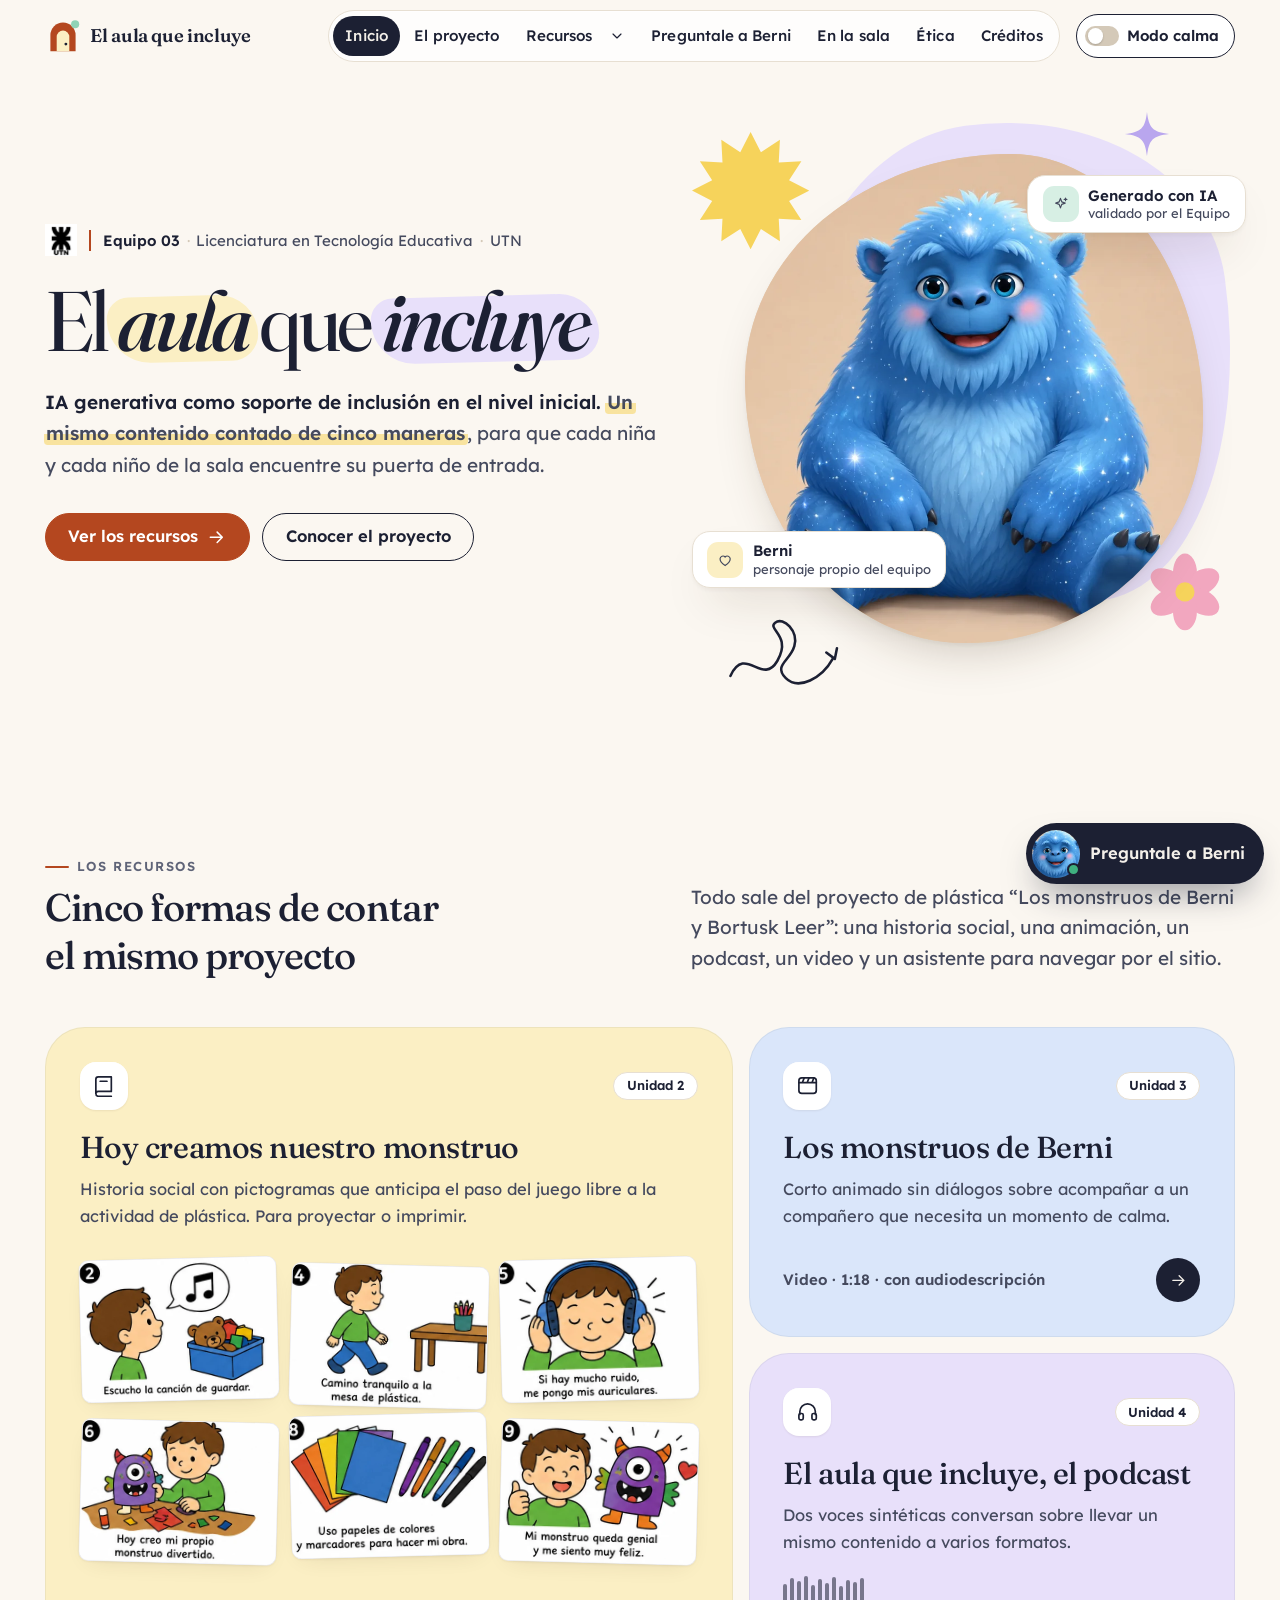
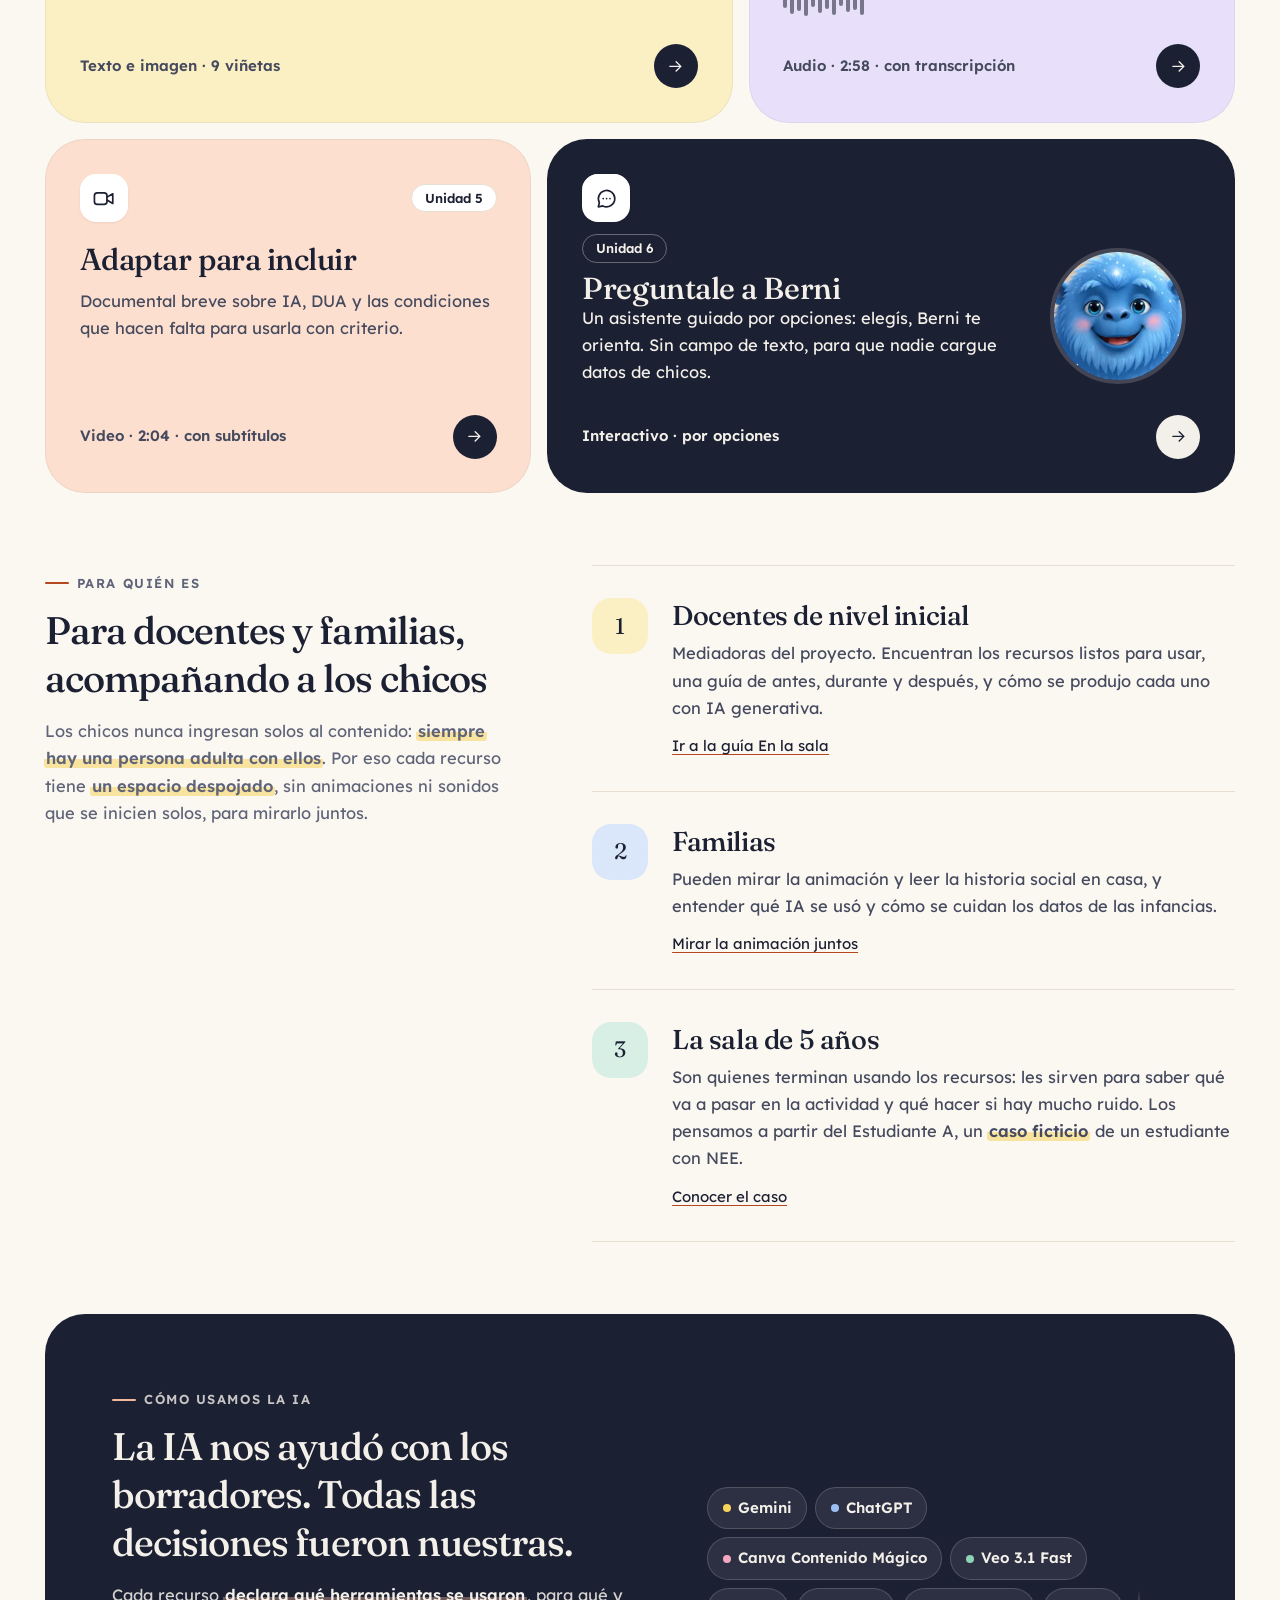
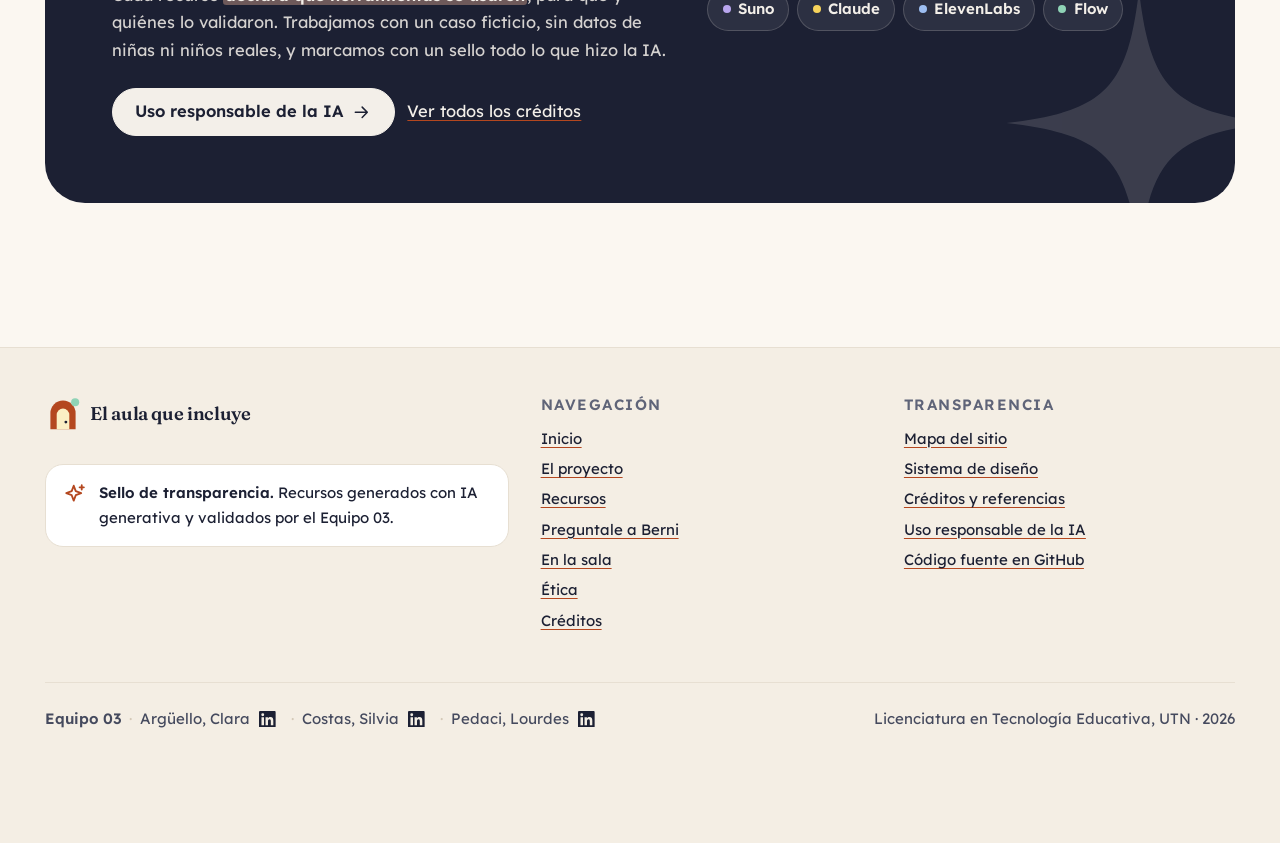
<file: index.html>
<!doctype html>
<html lang="es-AR" data-root="">
<head>
<meta charset="utf-8">
<meta name="viewport" content="width=device-width, initial-scale=1">
<title>El aula que incluye · IA generativa como soporte de inclusión en el nivel inicial</title>
<meta name="description" content="Recursos accesibles para una sala de 5 años, creados con IA generativa y validados por docentes: historia social con pictogramas, animación, podcast, video y un asistente guiado.">
<link rel="canonical" href="https://lpedaci.github.io/iag-tif/">
<meta name="theme-color" content="#FBF7F1">
<meta property="og:type" content="website">
<meta property="og:locale" content="es_AR">
<meta property="og:site_name" content="El aula que incluye">
<meta property="og:title" content="El aula que incluye · IA generativa como soporte de inclusión en el nivel inicial">
<meta property="og:description" content="Recursos accesibles para una sala de 5 años, creados con IA generativa y validados por docentes: historia social con pictogramas, animación, podcast, video y un asistente guiado.">
<meta property="og:url" content="https://lpedaci.github.io/iag-tif/">
<meta property="og:image" content="https://lpedaci.github.io/iag-tif/assets/img/og/og-el-aula-que-incluye.jpg">
<meta property="og:image:width" content="1200">
<meta property="og:image:height" content="630">
<meta property="og:image:alt" content="Berni, un monstruo azul y peludo con destellos blancos, sentado y sonriendo sobre un fondo beige.">
<meta name="twitter:card" content="summary_large_image">
<link rel="icon" href="favicon.ico" sizes="any">
<link rel="icon" type="image/png" sizes="32x32" href="assets/img/favicon-32.png">
<link rel="apple-touch-icon" href="assets/img/apple-touch-icon.png">
<link rel="preconnect" href="https://fonts.googleapis.com">
<link rel="preconnect" href="https://fonts.gstatic.com" crossorigin>
<link rel="stylesheet" href="https://fonts.googleapis.com/css2?family=Lexend:wght@300..700&amp;family=Fraunces:ital,opsz,wght@0,9..144,300..700;1,9..144,300..700&amp;display=swap">
<link rel="stylesheet" href="assets/css/tokens.css?v=20261107a">
<link rel="stylesheet" href="assets/css/base.css?v=20261107a">
<link rel="stylesheet" href="assets/css/components.css?v=20261107m">
<script src="assets/js/calma.js?v=20261107a"></script>
<script src="assets/js/main.js?v=20261107b" defer></script>

<script src="assets/js/chatbot.js?v=20261107c" defer></script>
</head>
<body>
<svg xmlns="http://www.w3.org/2000/svg" style="display:none" aria-hidden="true"><symbol id="i-arrow" viewBox="0 0 24 24"><path d="M5 12h14M13 6l6 6-6 6"/></symbol><symbol id="i-arrow-left" viewBox="0 0 24 24"><path d="M19 12H5M11 6l-6 6 6 6"/></symbol><symbol id="i-chevron" viewBox="0 0 24 24"><path d="M6 9l6 6 6-6"/></symbol><symbol id="i-menu" viewBox="0 0 24 24"><path d="M4 7h16M4 12h16M4 17h10"/></symbol><symbol id="i-close" viewBox="0 0 24 24"><path d="M6 6l12 12M18 6L6 18"/></symbol><symbol id="i-book" viewBox="0 0 24 24"><path d="M4 5.5A2.5 2.5 0 0 1 6.5 3H20v15H6.5A2.5 2.5 0 0 0 4 20.5zM4 20.5A2.5 2.5 0 0 0 6.5 23H20M8.5 7.5h7"/></symbol><symbol id="i-film" viewBox="0 0 24 24"><rect x="3" y="4" width="18" height="16" rx="3"/><path d="M3 9h18M8.5 4l-2 5M13.5 4l-2 5M18.5 4l-2 5"/></symbol><symbol id="i-headphones" viewBox="0 0 24 24"><path d="M4 15v-3a8 8 0 0 1 16 0v3"/><rect x="3" y="14" width="4.5" height="6.5" rx="1.6"/><rect x="16.5" y="14" width="4.5" height="6.5" rx="1.6"/></symbol><symbol id="i-video" viewBox="0 0 24 24"><rect x="2.5" y="6" width="13" height="12" rx="3"/><path d="M15.5 10.5l6-3.5v10l-6-3.5"/></symbol><symbol id="i-chat" viewBox="0 0 24 24"><path d="M20.5 12a8.5 8.5 0 0 1-12.3 7.6L3.5 20.5l1-4.4A8.5 8.5 0 1 1 20.5 12z"/><path d="M8.5 12h.01M12 12h.01M15.5 12h.01"/></symbol><symbol id="i-sparkle" viewBox="0 0 24 24"><path d="M11 3.5l1.9 5.1 5.1 1.9-5.1 1.9L11 17.5l-1.9-5.1L4 10.5l5.1-1.9zM18.5 3v4M16.5 5h4"/></symbol><symbol id="i-leaf" viewBox="0 0 24 24"><path d="M5 19.5C5 11 10 5 20 4.5c0 10-6 15-14.5 15"/><path d="M5 19.5l7.5-7.5"/></symbol><symbol id="i-print" viewBox="0 0 24 24"><path d="M7 9V3.5h10V9"/><rect x="3" y="9" width="18" height="8" rx="2"/><path d="M7 14h10v6.5H7z"/></symbol><symbol id="i-download" viewBox="0 0 24 24"><path d="M12 3.5v11.5M7 10l5 5 5-5M4.5 20.5h15"/></symbol><symbol id="i-play" viewBox="0 0 24 24"><path d="M8 5.5v13l11-6.5z" fill="currentColor" stroke="none"/></symbol><symbol id="i-external" viewBox="0 0 24 24"><path d="M14 4h6v6M20 4l-9 9M18 14v5a1 1 0 0 1-1 1H5a1 1 0 0 1-1-1V7a1 1 0 0 1 1-1h5"/></symbol><symbol id="i-plus" viewBox="0 0 24 24"><path d="M12 5v14M5 12h14"/></symbol><symbol id="i-check" viewBox="0 0 24 24"><path d="M5 12.5l4.5 4.5L19 7"/></symbol><symbol id="i-users" viewBox="0 0 24 24"><circle cx="9" cy="8" r="3.2"/><path d="M3 19.5c.8-3.4 3.2-5 6-5s5.2 1.6 6 5"/><circle cx="17" cy="9" r="2.4"/><path d="M16.5 14c2.3 0 3.9 1.3 4.5 4"/></symbol><symbol id="i-eye" viewBox="0 0 24 24"><path d="M2.5 12S6 5.5 12 5.5 21.5 12 21.5 12 18 18.5 12 18.5 2.5 12 2.5 12z"/><circle cx="12" cy="12" r="3"/></symbol><symbol id="i-shield" viewBox="0 0 24 24"><path d="M12 3l7.5 3v5.5c0 4.5-3.2 8.3-7.5 9.5-4.3-1.2-7.5-5-7.5-9.5V6z"/><path d="M9 12l2 2 4-4"/></symbol><symbol id="i-scale" viewBox="0 0 24 24"><path d="M12 4v16M7 20h10M5 7h14M5 7l-2.5 6a2.5 2.5 0 0 0 5 0zM19 7l-2.5 6a2.5 2.5 0 0 0 5 0z"/></symbol><symbol id="i-lock" viewBox="0 0 24 24"><rect x="5" y="11" width="14" height="9.5" rx="2.5"/><path d="M8 11V8a4 4 0 0 1 8 0v3"/></symbol><symbol id="i-map" viewBox="0 0 24 24"><path d="M9 4L3 6.5V20l6-2.5 6 2.5 6-2.5V4l-6 2.5zM9 4v13.5M15 6.5V20"/></symbol><symbol id="i-heart" viewBox="0 0 24 24"><path d="M12 20s-7.5-4.6-7.5-10A4.3 4.3 0 0 1 12 7.4 4.3 4.3 0 0 1 19.5 10C19.5 15.4 12 20 12 20z"/></symbol><symbol id="i-info" viewBox="0 0 24 24"><circle cx="12" cy="12" r="9"/><path d="M12 11v5.5M12 7.5h.01"/></symbol><symbol id="i-clock" viewBox="0 0 24 24"><circle cx="12" cy="12" r="9"/><path d="M12 7v5l3 2"/></symbol><symbol id="i-grid" viewBox="0 0 24 24"><rect x="4" y="4" width="6.5" height="6.5" rx="1.5"/><rect x="13.5" y="4" width="6.5" height="6.5" rx="1.5"/><rect x="4" y="13.5" width="6.5" height="6.5" rx="1.5"/><rect x="13.5" y="13.5" width="6.5" height="6.5" rx="1.5"/></symbol><symbol id="i-slides" viewBox="0 0 24 24"><rect x="6" y="4.5" width="12" height="15" rx="2"/><path d="M2.5 8v8M21.5 8v8"/></symbol><symbol id="i-home" viewBox="0 0 24 24"><path d="M4 11l8-7 8 7v9H15v-6H9v6H4z"/></symbol><symbol id="i-blocks" viewBox="0 0 24 24"><rect x="3.5" y="12" width="7.5" height="8.5" rx="1.5"/><rect x="13" y="12" width="7.5" height="8.5" rx="1.5"/><rect x="8.25" y="3.5" width="7.5" height="8.5" rx="1.5"/></symbol><symbol id="i-scale-balance" viewBox="0 0 24 24"><path d="M3 12h18"/></symbol><symbol id="i-compass" viewBox="0 0 24 24"><circle cx="12" cy="12" r="9"/><path d="M15.5 8.5l-2 5-5 2 2-5z"/></symbol><symbol id="i-linkedin" viewBox="0 0 24 24"><path fill="currentColor" stroke="none" d="M20.45 20.45h-3.56v-5.57c0-1.33-.02-3.04-1.85-3.04-1.86 0-2.14 1.45-2.14 2.94v5.67H9.35V9h3.41v1.56h.05c.48-.9 1.64-1.85 3.37-1.85 3.6 0 4.27 2.37 4.27 5.46v6.28zM5.34 7.43a2.06 2.06 0 1 1 0-4.13 2.06 2.06 0 0 1 0 4.13zM7.12 20.45H3.56V9h3.56v11.45zM22.22 0H1.77C.79 0 0 .77 0 1.73v20.54C0 23.23.79 24 1.77 24h20.45c.98 0 1.78-.77 1.78-1.73V1.73C24 .77 23.2 0 22.22 0z"/></symbol></svg>
<a class="skip-link" href="#contenido">Saltar al contenido</a>
<header class="site-header">
  <div class="wrap site-header__inner">
    <a class="brand" href="index.html" aria-current="page"><svg class="brand__mark" viewBox="0 0 40 40" aria-hidden="true" focusable="false"><path d="M6 37V19a14 14 0 0 1 28 0v18z" fill="var(--c-accent)"/><path d="M13 37V21a7 7 0 0 1 14 0v16z" fill="var(--t-butter)"/><circle cx="23.2" cy="29" r="1.6" fill="var(--c-ink)"/><circle cx="33.5" cy="7" r="4.5" fill="var(--d-mint)"/></svg><span class="brand__text">El aula que incluye</span></a>
    <nav class="nav" aria-label="Principal"><ul class="nav__list"><li><a class="nav__link" href="index.html" aria-current="page">Inicio</a></li><li><a class="nav__link" href="proyecto.html">El proyecto</a></li><li class="nav__has-sub"><div class="nav__pair"><a class="nav__link" href="recursos/index.html">Recursos</a><button class="nav__link nav__sub-btn" type="button" aria-expanded="false" aria-controls="submenu-recursos" data-submenu-toggle><span class="visually-hidden">Mostrar recursos</span><svg class="icon" aria-hidden="true" focusable="false"><use href="#i-chevron"/></svg></button></div><ul class="submenu" id="submenu-recursos" hidden><li><a href="recursos/historia-social.html"><span class="submenu__ico" style="--tint:var(--t-butter)"><svg class="icon" aria-hidden="true" focusable="false"><use href="#i-book"/></svg></span><span>Historia social<small>Unidad 2 · Texto e imagen</small></span></a></li><li><a href="recursos/animacion.html"><span class="submenu__ico" style="--tint:var(--t-sky)"><svg class="icon" aria-hidden="true" focusable="false"><use href="#i-film"/></svg></span><span>Animación<small>Unidad 3 · Video</small></span></a></li><li><a href="recursos/podcast.html"><span class="submenu__ico" style="--tint:var(--t-lav)"><svg class="icon" aria-hidden="true" focusable="false"><use href="#i-headphones"/></svg></span><span>Podcast<small>Unidad 4 · Audio</small></span></a></li><li><a href="recursos/video.html"><span class="submenu__ico" style="--tint:var(--t-peach)"><svg class="icon" aria-hidden="true" focusable="false"><use href="#i-video"/></svg></span><span>Video<small>Unidad 5 · Video</small></span></a></li><li class="submenu__all"><a href="recursos/index.html"><span class="submenu__ico"><svg class="icon" aria-hidden="true" focusable="false"><use href="#i-grid"/></svg></span><span>Ver todos los recursos<small>Con filtro por formato</small></span></a></li></ul></li><li><a class="nav__link" href="asistente.html">Preguntale a Berni</a></li><li><a class="nav__link" href="en-la-sala.html">En la sala</a></li><li><a class="nav__link" href="etica.html">Ética</a></li><li><a class="nav__link" href="creditos.html">Créditos</a></li></ul></nav>
    <div class="header-tools">
      <button class="calma-toggle" type="button" aria-pressed="false" data-calma-toggle><span class="calma-toggle__dot" aria-hidden="true"></span><span class="calma-toggle__label">Modo calma</span><span class="calma-toggle__label-short">Calma</span></button>
      <button class="menu-toggle" type="button" aria-expanded="false" aria-controls="menu-mobile" data-menu-open><span class="visually-hidden">Abrir menú</span><svg class="icon" aria-hidden="true" focusable="false"><use href="#i-menu"/></svg></button>
      <a class="menu-nojs" href="#navegacion-pie">Menú</a>
    </div>
  </div>
  <p class="visually-hidden" id="calma-aviso" aria-live="polite"></p>
</header>
  <div class="mobile-menu" id="menu-mobile" role="dialog" aria-modal="true" aria-label="Menú del sitio" hidden>
    <div class="mobile-menu__top">
      <a class="brand" href="index.html"><svg class="brand__mark" viewBox="0 0 40 40" aria-hidden="true" focusable="false"><path d="M6 37V19a14 14 0 0 1 28 0v18z" fill="var(--c-accent)"/><path d="M13 37V21a7 7 0 0 1 14 0v16z" fill="var(--t-butter)"/><circle cx="23.2" cy="29" r="1.6" fill="var(--c-ink)"/><circle cx="33.5" cy="7" r="4.5" fill="var(--d-mint)"/></svg><span class="brand__text">El aula que incluye</span></a>
      <button class="menu-toggle" type="button" data-menu-close><span class="visually-hidden">Cerrar menú</span><svg class="icon" aria-hidden="true" focusable="false"><use href="#i-close"/></svg></button>
    </div>
    <nav aria-label="Principal, versión mobile"><ul class="mobile-menu__list"><li><a href="index.html" aria-current="page">Inicio<svg class="icon" aria-hidden="true" focusable="false"><use href="#i-arrow"/></svg></a></li><li><a href="proyecto.html">El proyecto<svg class="icon" aria-hidden="true" focusable="false"><use href="#i-arrow"/></svg></a></li><li><a href="recursos/index.html">Recursos<svg class="icon" aria-hidden="true" focusable="false"><use href="#i-arrow"/></svg></a><ul class="mobile-menu__sub"><li><a href="recursos/historia-social.html">Historia social</a></li><li><a href="recursos/animacion.html">Animación</a></li><li><a href="recursos/podcast.html">Podcast</a></li><li><a href="recursos/video.html">Video</a></li></ul></li><li><a href="asistente.html">Preguntale a Berni<svg class="icon" aria-hidden="true" focusable="false"><use href="#i-arrow"/></svg></a></li><li><a href="en-la-sala.html">En la sala<svg class="icon" aria-hidden="true" focusable="false"><use href="#i-arrow"/></svg></a></li><li><a href="etica.html">Ética<svg class="icon" aria-hidden="true" focusable="false"><use href="#i-arrow"/></svg></a></li><li><a href="creditos.html">Créditos<svg class="icon" aria-hidden="true" focusable="false"><use href="#i-arrow"/></svg></a></li><li><a href="mapa-del-sitio.html">Mapa del sitio<svg class="icon" aria-hidden="true" focusable="false"><use href="#i-arrow"/></svg></a></li></ul></nav>
    <div class="mobile-menu__foot"><button class="calma-toggle" type="button" aria-pressed="false" data-calma-toggle><span class="calma-toggle__dot" aria-hidden="true"></span><span class="calma-toggle__label">Modo calma</span><span class="calma-toggle__label-short">Calma</span></button></div>
  </div>
<main id="contenido" tabindex="-1">
<section class="hero" aria-labelledby="hero-titulo">
  <div class="wrap hero__grid">
    <div>
      <p class="hero__kicker rise"><img src="assets/img/logos/utn-logo.png" width="32" height="32" alt="" class="hero__kicker-logo"><span><strong>Equipo 03</strong><span class="hero__kicker-sep" aria-hidden="true">·</span>Licenciatura en Tecnología Educativa<span class="hero__kicker-sep" aria-hidden="true">·</span>UTN</span></p>
      <h1 id="hero-titulo" class="rise" style="--i:1">El <span class="hl hl--butter">aula</span> que <span class="hl">incluye</span></h1>
      <p class="hero__lead rise" style="--i:2"><strong>IA generativa como soporte de inclusión en el nivel inicial.</strong> <mark class="key">Un mismo contenido contado de cinco maneras</mark>, para que cada niña y cada niño de la sala encuentre su puerta de entrada.</p>
      <div class="btn-row rise" style="--i:3">
        <a class="btn btn--primary" href="recursos/index.html">Ver los recursos<svg class="icon" aria-hidden="true" focusable="false"><use href="#i-arrow"/></svg></a>
        <a class="btn btn--ghost" href="proyecto.html">Conocer el proyecto</a>
      </div>
    </div>
    <div class="hero__visual rise" style="--i:2">
      <div class="hero__backblob deco" aria-hidden="true"></div>
      <div class="deco deco--float" style="left:-2%;top:2%;width:22%;--x:0" aria-hidden="true"><svg viewBox="0 0 100 100"><polygon points="50.0,0.0 58.8,17.2 75.0,6.7 74.0,26.0 93.3,25.0 82.8,41.2 100.0,50.0 82.8,58.8 93.3,75.0 74.0,74.0 75.0,93.3 58.8,82.8 50.0,100.0 41.2,82.8 25.0,93.3 26.0,74.0 6.7,75.0 17.2,58.8 0.0,50.0 17.2,41.2 6.7,25.0 26.0,26.0 25.0,6.7 41.2,17.2" fill="var(--d-star)" stroke-linejoin="round"/></svg></div>
      <div class="deco deco--spin" style="right:2%;bottom:6%;width:15%" aria-hidden="true"><svg viewBox="0 0 100 100"><ellipse cx="50" cy="26" rx="15" ry="24" fill="var(--d-flower)" transform="rotate(0 50 50)"/><ellipse cx="50" cy="26" rx="15" ry="24" fill="var(--d-flower)" transform="rotate(60 50 50)"/><ellipse cx="50" cy="26" rx="15" ry="24" fill="var(--d-flower)" transform="rotate(120 50 50)"/><ellipse cx="50" cy="26" rx="15" ry="24" fill="var(--d-flower)" transform="rotate(180 50 50)"/><ellipse cx="50" cy="26" rx="15" ry="24" fill="var(--d-flower)" transform="rotate(240 50 50)"/><ellipse cx="50" cy="26" rx="15" ry="24" fill="var(--d-flower)" transform="rotate(300 50 50)"/><circle cx="50" cy="50" r="12" fill="var(--d-star)"/></svg></div>
      <div class="deco deco--float-slow" style="right:12%;top:-2%;width:9%" aria-hidden="true"><svg viewBox="0 0 100 100"><path d="M50 4 C54 38 62 46 96 50 C62 54 54 62 50 96 C46 62 38 54 4 50 C38 46 46 38 50 4Z" fill="var(--d-lav)"/></svg></div>
      <div class="deco deco--float-slow" style="left:4%;bottom:-6%;width:24%" aria-hidden="true"><svg viewBox="0 0 120 80" fill="none" stroke="var(--c-ink)" stroke-width="2.4" stroke-linecap="round" stroke-linejoin="round"><path d="M6 60c14-30 30 10 44-14s-10-30-2-36 22 8 18 22-20 18-8 30 34 0 44-18"/><path d="M96 38l8 6 2-10"/></svg></div>
      <div class="hero__blob">
        <img src="assets/img/berni/berni-900.webp" width="900" height="900" alt="Berni, un monstruo azul y peludo con destellos blancos, sentado y sonriendo." fetchpriority="high">
      </div>
      <div class="hero__tag hero__tag--a"><span class="hero__tag-ico"><svg class="icon" aria-hidden="true" focusable="false"><use href="#i-heart"/></svg></span><span><strong>Berni</strong>personaje propio del equipo</span></div>
      <div class="hero__tag hero__tag--b"><span class="hero__tag-ico" style="background:var(--t-mint)"><svg class="icon" aria-hidden="true" focusable="false"><use href="#i-sparkle"/></svg></span><span><strong>Generado con IA</strong>validado por el Equipo</span></div>
    </div>
  </div>
</section>

<section class="section" aria-labelledby="puertas-titulo">
  <div class="wrap">
    <div class="section-head section-head--split">
      <div>
        <p class="eyebrow">Los recursos</p>
        <h2 id="puertas-titulo">Cinco formas de contar el mismo proyecto</h2>
      </div>
      <p class="lead">Todo sale del proyecto de plástica “Los monstruos de Berni y Bortusk Leer”: una historia social, una animación, un podcast, un video y un asistente para navegar por el sitio.</p>
    </div>

    <div class="bento">
      <article class="rcard rcard--historia reveal">
        <div class="rcard__top"><span class="rcard__ico"><svg class="icon" aria-hidden="true" focusable="false"><use href="#i-book"/></svg></span><span class="chip">Unidad 2</span></div>
        <h3><a href="recursos/historia-social.html">Hoy creamos nuestro monstruo</a></h3>
        <p>Historia social con pictogramas que anticipa el paso del juego libre a la actividad de plástica. Para proyectar o imprimir.</p>
        <div class="rcard__pictos" aria-hidden="true">
          <img src="assets/img/historia-social/02.webp" width="436" height="316" alt="" loading="lazy">
          <img src="assets/img/historia-social/04.webp" width="436" height="316" alt="" loading="lazy">
          <img src="assets/img/historia-social/05.webp" width="436" height="316" alt="" loading="lazy">
          <img src="assets/img/historia-social/06.webp" width="436" height="316" alt="" loading="lazy">
          <img src="assets/img/historia-social/08.webp" width="436" height="316" alt="" loading="lazy">
          <img src="assets/img/historia-social/09.webp" width="436" height="316" alt="" loading="lazy">
        </div>
        <div class="rcard__meta"><span>Texto e imagen · 9 viñetas</span><span class="rcard__go"><svg class="icon" aria-hidden="true" focusable="false"><use href="#i-arrow"/></svg></span></div>
      </article>

      <article class="rcard rcard--animacion reveal" style="--i:1">
        <div class="rcard__top"><span class="rcard__ico"><svg class="icon" aria-hidden="true" focusable="false"><use href="#i-film"/></svg></span><span class="chip">Unidad 3</span></div>
        <h3><a href="recursos/animacion.html">Los monstruos de Berni</a></h3>
        <p>Corto animado sin diálogos sobre acompañar a un compañero que necesita un momento de calma.</p>
        <div class="rcard__meta"><span>Video · 1:18 · con audiodescripción</span><span class="rcard__go"><svg class="icon" aria-hidden="true" focusable="false"><use href="#i-arrow"/></svg></span></div>
      </article>

      <article class="rcard rcard--podcast reveal" style="--i:2">
        <div class="rcard__top"><span class="rcard__ico"><svg class="icon" aria-hidden="true" focusable="false"><use href="#i-headphones"/></svg></span><span class="chip">Unidad 4</span></div>
        <h3><a href="recursos/podcast.html">El aula que incluye, el podcast</a></h3>
        <p>Dos voces sintéticas conversan sobre llevar un mismo contenido a varios formatos.</p>
        <div class="rcard__wave" aria-hidden="true"><span style="--i:0;--h:40"></span><span style="--i:1;--h:70"></span><span style="--i:2;--h:55"></span><span style="--i:3;--h:80"></span><span style="--i:4;--h:35"></span><span style="--i:5;--h:65"></span><span style="--i:6;--h:45"></span><span style="--i:7;--h:75"></span><span style="--i:8;--h:30"></span><span style="--i:9;--h:60"></span><span style="--i:10;--h:50"></span><span style="--i:11;--h:72"></span></div>
        <div class="rcard__meta"><span>Audio · 2:58 · con transcripción</span><span class="rcard__go"><svg class="icon" aria-hidden="true" focusable="false"><use href="#i-arrow"/></svg></span></div>
      </article>

      <article class="rcard rcard--video reveal">
        <div class="rcard__top"><span class="rcard__ico"><svg class="icon" aria-hidden="true" focusable="false"><use href="#i-video"/></svg></span><span class="chip">Unidad 5</span></div>
        <h3><a href="recursos/video.html">Adaptar para incluir</a></h3>
        <p>Documental breve sobre IA, DUA y las condiciones que hacen falta para usarla con criterio.</p>
        <div class="rcard__meta"><span>Video · 2:04 · con subtítulos</span><span class="rcard__go"><svg class="icon" aria-hidden="true" focusable="false"><use href="#i-arrow"/></svg></span></div>
      </article>

      <article class="rcard rcard--asistente reveal" style="--i:1">
        <img class="rcard__avatar" src="assets/img/berni/berni-avatar.webp" width="160" height="160" alt="" loading="lazy">
        <div class="rcard__top"><span class="rcard__ico" style="color:var(--c-ink)"><svg class="icon" aria-hidden="true" focusable="false"><use href="#i-chat"/></svg></span></div>
        <div class="rcard__body">
          <span class="chip">Unidad 6</span>
          <h3><a href="asistente.html">Preguntale a Berni</a></h3>
          <p>Un asistente guiado por opciones: elegís, Berni te orienta. Sin campo de texto, para que nadie cargue datos de chicos.</p>
        </div>
        <div class="rcard__meta"><span>Interactivo · por opciones</span><span class="rcard__go"><svg class="icon" aria-hidden="true" focusable="false"><use href="#i-arrow"/></svg></span></div>
      </article>
    </div>
  </div>
</section>

<section class="section" aria-labelledby="quien-titulo">
  <div class="wrap audience">
    <div class="audience__head">
      <p class="eyebrow">Para quién es</p>
      <h2 id="quien-titulo">Para docentes y familias, acompañando a los chicos</h2>
      <p class="muted">Los chicos nunca ingresan solos al contenido: <mark class="key">siempre hay una persona adulta con ellos</mark>. Por eso cada recurso tiene <mark class="key">un espacio despojado</mark>, sin animaciones ni sonidos que se inicien solos, para mirarlo juntos.</p>
    </div>
    <ol class="audience__list">
      <li class="audience__item reveal">
        <span class="audience__num" style="--tint:var(--t-butter)" aria-hidden="true">1</span>
        <div>
          <h3>Docentes de nivel inicial</h3>
          <p>Mediadoras del proyecto. Encuentran los recursos listos para usar, una guía de antes, durante y después, y cómo se produjo cada uno con IA generativa.</p>
          <p class="note"><a href="en-la-sala.html">Ir a la guía En la sala</a></p>
        </div>
      </li>
      <li class="audience__item reveal" style="--i:1">
        <span class="audience__num" style="--tint:var(--t-sky)" aria-hidden="true">2</span>
        <div>
          <h3>Familias</h3>
          <p>Pueden mirar la animación y leer la historia social en casa, y entender qué IA se usó y cómo se cuidan los datos de las infancias.</p>
          <p class="note"><a href="recursos/animacion.html">Mirar la animación juntos</a></p>
        </div>
      </li>
      <li class="audience__item reveal" style="--i:2">
        <span class="audience__num" style="--tint:var(--t-mint)" aria-hidden="true">3</span>
        <div>
          <h3>La sala de 5 años</h3>
          <p>Son quienes terminan usando los recursos: les sirven para saber qué va a pasar en la actividad y qué hacer si hay mucho ruido. Los pensamos a partir del Estudiante A, un <mark class="key">caso ficticio</mark> de un estudiante con NEE.</p>
          <p class="note"><a href="proyecto.html#caso">Conocer el caso</a></p>
        </div>
      </li>
    </ol>
  </div>
</section>

<section class="section" aria-labelledby="ia-titulo">
  <div class="wrap">
    <div class="ink-panel reveal">
      <div class="deco deco--spin" style="right:-3rem;bottom:-4rem;width:18rem;opacity:.14" aria-hidden="true"><svg viewBox="0 0 100 100"><path d="M50 4 C54 38 62 46 96 50 C62 54 54 62 50 96 C46 62 38 54 4 50 C38 46 46 38 50 4Z" fill="var(--c-on-ink)"/></svg></div>
      <div>
        <p class="eyebrow">Cómo usamos la IA</p>
        <h2 id="ia-titulo">La IA nos ayudó con los borradores. Todas las decisiones fueron nuestras.</h2>
        <p>Cada recurso <mark class="key">declara qué herramientas se usaron</mark>, para qué y quiénes lo validaron. Trabajamos con un caso ficticio, sin datos de niñas ni niños reales, y marcamos con un sello todo lo que hizo la IA.</p>
        <div class="btn-row" style="margin-top:1.5rem">
          <a class="btn" href="etica.html">Uso responsable de la IA<svg class="icon" aria-hidden="true" focusable="false"><use href="#i-arrow"/></svg></a>
          <a href="creditos.html">Ver todos los créditos</a>
        </div>
      </div>
      <ul class="tool-cloud" aria-label="Herramientas de IA generativa utilizadas">
        <li><span style="--dot:var(--d-star)">Gemini</span></li>
        <li><span style="--dot:var(--d-sky)">ChatGPT</span></li>
        <li><span style="--dot:var(--d-flower)">Canva Contenido Mágico</span></li>
        <li><span style="--dot:var(--d-mint)">Veo 3.1 Fast</span></li>
        <li><span style="--dot:var(--d-lav)">Suno</span></li>
        <li><span style="--dot:var(--d-star)">Claude</span></li>
        <li><span style="--dot:var(--d-sky)">ElevenLabs</span></li>
        <li><span style="--dot:var(--d-mint)">Flow</span></li>
      </ul>
    </div>
  </div>
</section>
</main>
<footer class="site-footer">
  <div class="wrap">
    <div class="site-footer__grid">
      <div>
        <a class="brand" href="index.html"><svg class="brand__mark" viewBox="0 0 40 40" aria-hidden="true" focusable="false"><path d="M6 37V19a14 14 0 0 1 28 0v18z" fill="var(--c-accent)"/><path d="M13 37V21a7 7 0 0 1 14 0v16z" fill="var(--t-butter)"/><circle cx="23.2" cy="29" r="1.6" fill="var(--c-ink)"/><circle cx="33.5" cy="7" r="4.5" fill="var(--d-mint)"/></svg><span class="brand__text">El aula que incluye<small>IA generativa como soporte de inclusión en el nivel inicial</small></span></a>
        <p class="seal" style="margin-top:1.5rem"><svg class="icon" aria-hidden="true" focusable="false"><use href="#i-sparkle"/></svg><span><strong>Sello de transparencia.</strong> Recursos generados con IA generativa y validados por el Equipo 03.</span></p>
      </div>
      <nav aria-labelledby="navegacion-pie"><h2 id="navegacion-pie">Navegación</h2><ul><li><a href="index.html">Inicio</a></li><li><a href="proyecto.html">El proyecto</a></li><li><a href="recursos/index.html">Recursos</a></li><li><a href="asistente.html">Preguntale a Berni</a></li><li><a href="en-la-sala.html">En la sala</a></li><li><a href="etica.html">Ética</a></li><li><a href="creditos.html">Créditos</a></li></ul></nav>
      <nav aria-labelledby="pie-mas"><h2 id="pie-mas">Transparencia</h2><ul>
        <li><a href="mapa-del-sitio.html">Mapa del sitio</a></li>
        <li><a href="sistema-de-diseno.html">Sistema de diseño</a></li>
        <li><a href="creditos.html">Créditos y referencias</a></li>
        <li><a href="etica.html">Uso responsable de la IA</a></li>
        <li><a href="https://github.com/lpedaci/iag-tif">Código fuente en GitHub</a></li>
      </ul></nav>
    </div>
    <div class="site-footer__bottom">
      <p class="team-links"><strong>Equipo 03</strong><span class="team-links__item"><span class="team-links__sep" aria-hidden="true">·</span>Argüello, Clara<a class="team-links__in" href="https://www.linkedin.com/in/clara-arg%C3%BCello-684894367" target="_blank" rel="noopener noreferrer"><svg class="icon icon--fill" aria-hidden="true" focusable="false"><use href="#i-linkedin"/></svg><span class="visually-hidden">Perfil de LinkedIn de Clara Argüello (se abre en una pestaña nueva)</span></a></span><span class="team-links__item"><span class="team-links__sep" aria-hidden="true">·</span>Costas, Silvia<a class="team-links__in" href="https://www.linkedin.com/in/silvia-costas/" target="_blank" rel="noopener noreferrer"><svg class="icon icon--fill" aria-hidden="true" focusable="false"><use href="#i-linkedin"/></svg><span class="visually-hidden">Perfil de LinkedIn de Silvia Costas (se abre en una pestaña nueva)</span></a></span><span class="team-links__item"><span class="team-links__sep" aria-hidden="true">·</span>Pedaci, Lourdes<a class="team-links__in" href="https://www.linkedin.com/in/lourdes-pedaci" target="_blank" rel="noopener noreferrer"><svg class="icon icon--fill" aria-hidden="true" focusable="false"><use href="#i-linkedin"/></svg><span class="visually-hidden">Perfil de LinkedIn de Lourdes Pedaci (se abre en una pestaña nueva)</span></a></span></p>
      <p>Licenciatura en Tecnología Educativa, UTN · 2026</p>
    </div>
  </div>
</footer>
<a class="chat-launcher" href="asistente.html" aria-label="Preguntale a Berni" aria-haspopup="dialog" aria-expanded="false" aria-controls="chat-panel" data-chat-open>
  <span class="chat-launcher__ring"><img src="assets/img/berni/berni-avatar.webp" alt="" width="48" height="48"></span><span class="chat-launcher__text">Preguntale a Berni</span>
</a>
<div class="chat-panel" id="chat-panel" hidden>
  <div class="chat-panel__box" role="dialog" aria-modal="true" aria-labelledby="chat-panel-title">
    <div class="chat" data-chat data-chat-lazy>
  <div class="chat__head">
    <img class="chat__avatar" src="assets/img/berni/berni-avatar.webp" alt="" width="44" height="44">
    <div><p class="chat__title" id="chat-panel-title">Preguntale a Berni</p><p class="chat__status">Asistente guiado por opciones</p></div>
    <button class="btn btn--sm btn--ghost" type="button" data-chat-reset>Reiniciar</button><button class="icon-btn chat-panel__close" type="button" data-chat-close><span class="visually-hidden">Cerrar el asistente</span><svg class="icon" aria-hidden="true" focusable="false"><use href="#i-close"/></svg></button>
  </div>
  <div class="chat__log" role="log" aria-live="polite" aria-labelledby="chat-panel-title" tabindex="0">
    <div class="skeleton" aria-hidden="true"><span></span><span></span><span></span></div>
  </div>
  <div class="chat__foot"><p>Berni responde con textos revisados por el Equipo 03. No hay campo para escribir: así nadie carga datos personales.</p></div>
</div>
  </div>
</div>
</body>
</html>
</file>
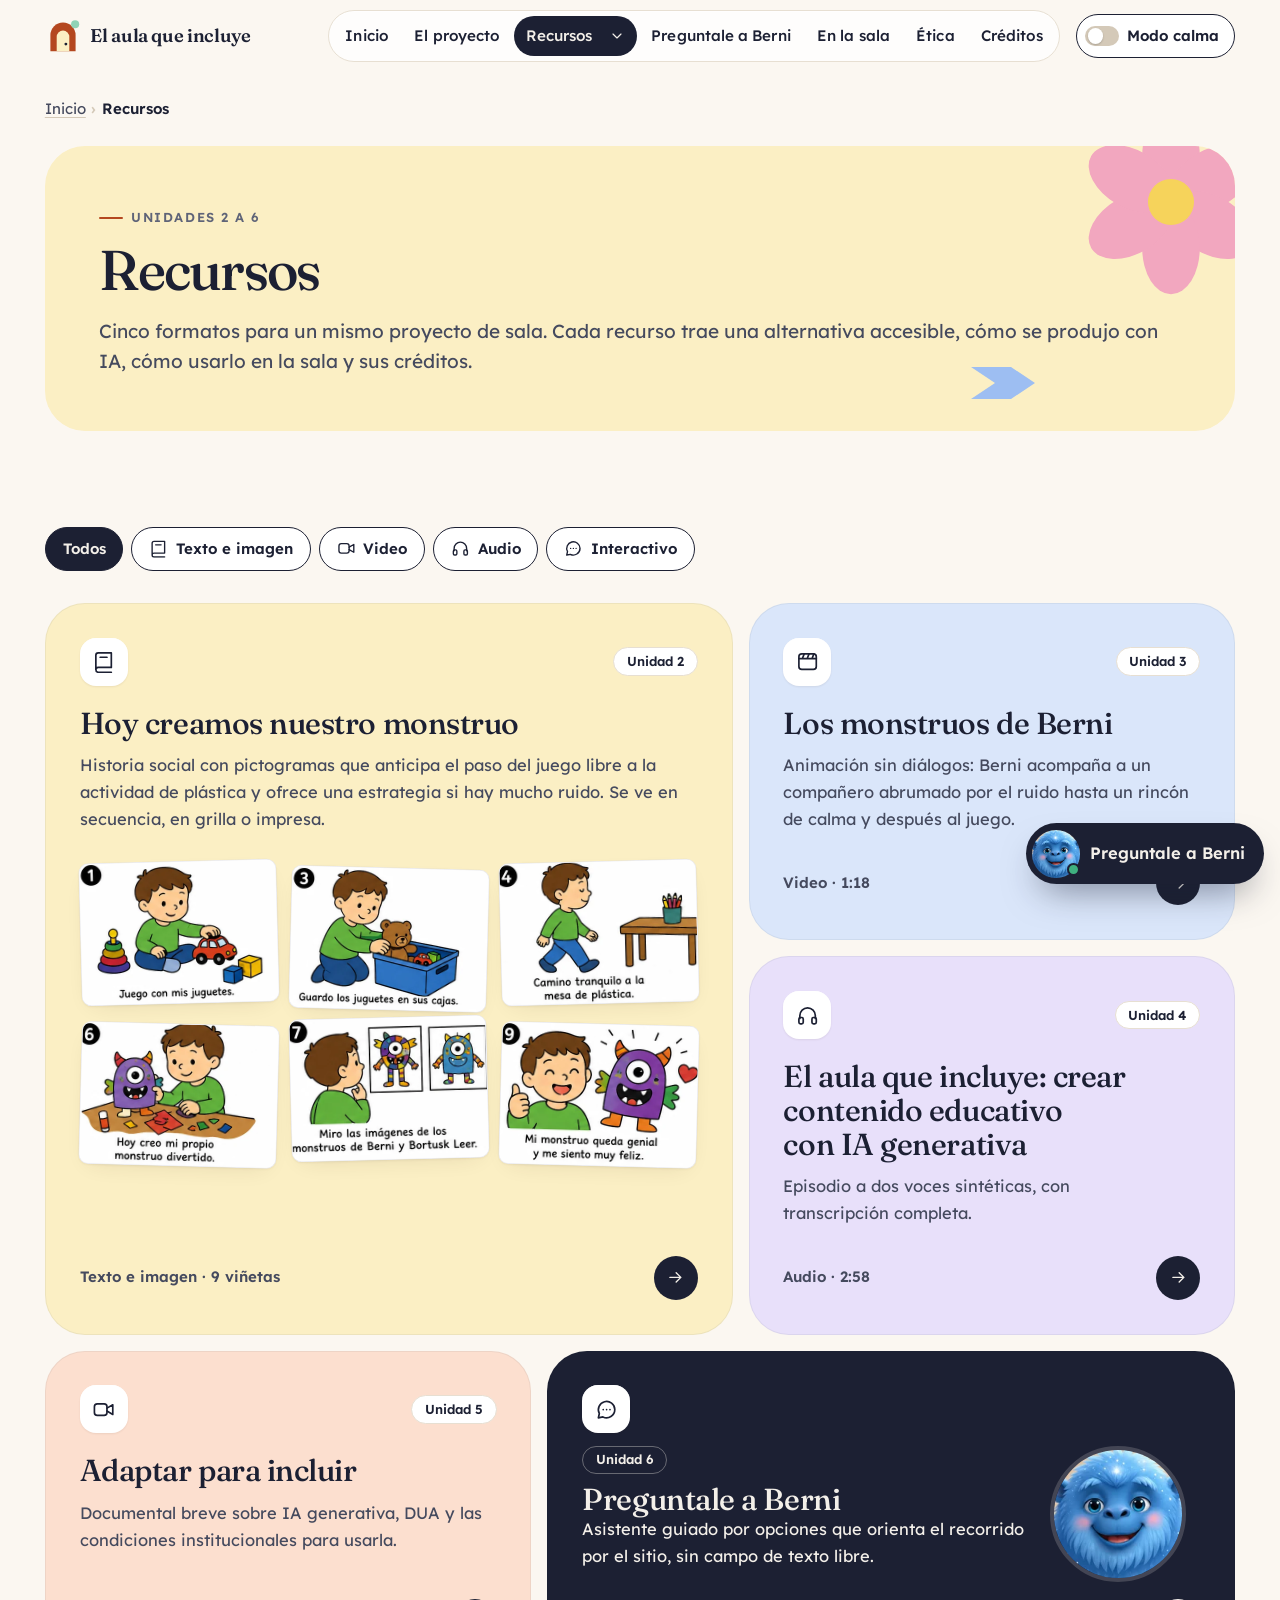
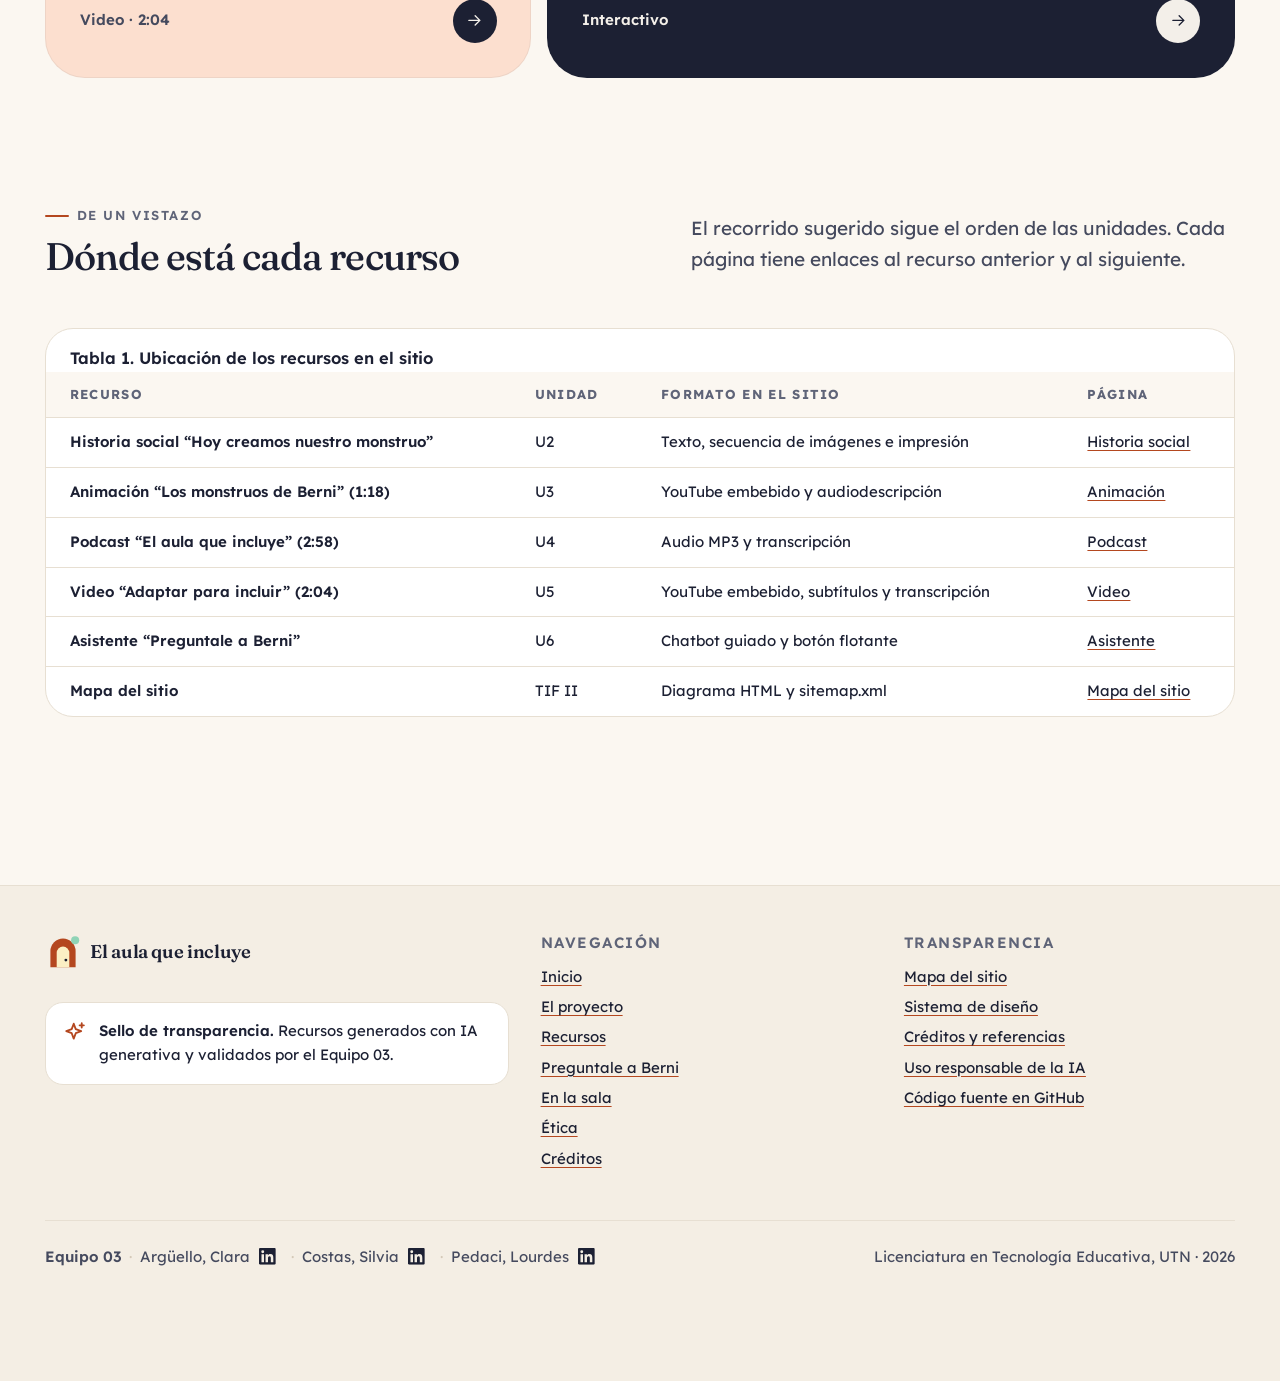
<file: recursos/index.html>
<!doctype html>
<html lang="es-AR" data-root="../">
<head>
<meta charset="utf-8">
<meta name="viewport" content="width=device-width, initial-scale=1">
<title>Recursos · El aula que incluye</title>
<meta name="description" content="Los cinco recursos del proyecto, de la Unidad 2 a la 6: historia social con pictogramas, animación, podcast, video documental y asistente guiado.">
<link rel="canonical" href="https://lpedaci.github.io/iag-tif/recursos/index.html">
<meta name="theme-color" content="#FBF7F1">
<meta property="og:type" content="website">
<meta property="og:locale" content="es_AR">
<meta property="og:site_name" content="El aula que incluye">
<meta property="og:title" content="Recursos · El aula que incluye">
<meta property="og:description" content="Los cinco recursos del proyecto, de la Unidad 2 a la 6: historia social con pictogramas, animación, podcast, video documental y asistente guiado.">
<meta property="og:url" content="https://lpedaci.github.io/iag-tif/recursos/index.html">
<meta property="og:image" content="https://lpedaci.github.io/iag-tif/assets/img/og/og-el-aula-que-incluye.jpg">
<meta property="og:image:width" content="1200">
<meta property="og:image:height" content="630">
<meta property="og:image:alt" content="Berni, un monstruo azul y peludo con destellos blancos, sentado y sonriendo sobre un fondo beige.">
<meta name="twitter:card" content="summary_large_image">
<link rel="icon" href="../favicon.ico" sizes="any">
<link rel="icon" type="image/png" sizes="32x32" href="../assets/img/favicon-32.png">
<link rel="apple-touch-icon" href="../assets/img/apple-touch-icon.png">
<link rel="preconnect" href="https://fonts.googleapis.com">
<link rel="preconnect" href="https://fonts.gstatic.com" crossorigin>
<link rel="stylesheet" href="https://fonts.googleapis.com/css2?family=Lexend:wght@300..700&amp;family=Fraunces:ital,opsz,wght@0,9..144,300..700;1,9..144,300..700&amp;display=swap">
<link rel="stylesheet" href="../assets/css/tokens.css?v=20261107a">
<link rel="stylesheet" href="../assets/css/base.css?v=20261107a">
<link rel="stylesheet" href="../assets/css/components.css?v=20261107m">
<script src="../assets/js/calma.js?v=20261107a"></script>
<script src="../assets/js/main.js?v=20261107b" defer></script>

<script src="../assets/js/chatbot.js?v=20261107c" defer></script>
</head>
<body>
<svg xmlns="http://www.w3.org/2000/svg" style="display:none" aria-hidden="true"><symbol id="i-arrow" viewBox="0 0 24 24"><path d="M5 12h14M13 6l6 6-6 6"/></symbol><symbol id="i-arrow-left" viewBox="0 0 24 24"><path d="M19 12H5M11 6l-6 6 6 6"/></symbol><symbol id="i-chevron" viewBox="0 0 24 24"><path d="M6 9l6 6 6-6"/></symbol><symbol id="i-menu" viewBox="0 0 24 24"><path d="M4 7h16M4 12h16M4 17h10"/></symbol><symbol id="i-close" viewBox="0 0 24 24"><path d="M6 6l12 12M18 6L6 18"/></symbol><symbol id="i-book" viewBox="0 0 24 24"><path d="M4 5.5A2.5 2.5 0 0 1 6.5 3H20v15H6.5A2.5 2.5 0 0 0 4 20.5zM4 20.5A2.5 2.5 0 0 0 6.5 23H20M8.5 7.5h7"/></symbol><symbol id="i-film" viewBox="0 0 24 24"><rect x="3" y="4" width="18" height="16" rx="3"/><path d="M3 9h18M8.5 4l-2 5M13.5 4l-2 5M18.5 4l-2 5"/></symbol><symbol id="i-headphones" viewBox="0 0 24 24"><path d="M4 15v-3a8 8 0 0 1 16 0v3"/><rect x="3" y="14" width="4.5" height="6.5" rx="1.6"/><rect x="16.5" y="14" width="4.5" height="6.5" rx="1.6"/></symbol><symbol id="i-video" viewBox="0 0 24 24"><rect x="2.5" y="6" width="13" height="12" rx="3"/><path d="M15.5 10.5l6-3.5v10l-6-3.5"/></symbol><symbol id="i-chat" viewBox="0 0 24 24"><path d="M20.5 12a8.5 8.5 0 0 1-12.3 7.6L3.5 20.5l1-4.4A8.5 8.5 0 1 1 20.5 12z"/><path d="M8.5 12h.01M12 12h.01M15.5 12h.01"/></symbol><symbol id="i-sparkle" viewBox="0 0 24 24"><path d="M11 3.5l1.9 5.1 5.1 1.9-5.1 1.9L11 17.5l-1.9-5.1L4 10.5l5.1-1.9zM18.5 3v4M16.5 5h4"/></symbol><symbol id="i-leaf" viewBox="0 0 24 24"><path d="M5 19.5C5 11 10 5 20 4.5c0 10-6 15-14.5 15"/><path d="M5 19.5l7.5-7.5"/></symbol><symbol id="i-print" viewBox="0 0 24 24"><path d="M7 9V3.5h10V9"/><rect x="3" y="9" width="18" height="8" rx="2"/><path d="M7 14h10v6.5H7z"/></symbol><symbol id="i-download" viewBox="0 0 24 24"><path d="M12 3.5v11.5M7 10l5 5 5-5M4.5 20.5h15"/></symbol><symbol id="i-play" viewBox="0 0 24 24"><path d="M8 5.5v13l11-6.5z" fill="currentColor" stroke="none"/></symbol><symbol id="i-external" viewBox="0 0 24 24"><path d="M14 4h6v6M20 4l-9 9M18 14v5a1 1 0 0 1-1 1H5a1 1 0 0 1-1-1V7a1 1 0 0 1 1-1h5"/></symbol><symbol id="i-plus" viewBox="0 0 24 24"><path d="M12 5v14M5 12h14"/></symbol><symbol id="i-check" viewBox="0 0 24 24"><path d="M5 12.5l4.5 4.5L19 7"/></symbol><symbol id="i-users" viewBox="0 0 24 24"><circle cx="9" cy="8" r="3.2"/><path d="M3 19.5c.8-3.4 3.2-5 6-5s5.2 1.6 6 5"/><circle cx="17" cy="9" r="2.4"/><path d="M16.5 14c2.3 0 3.9 1.3 4.5 4"/></symbol><symbol id="i-eye" viewBox="0 0 24 24"><path d="M2.5 12S6 5.5 12 5.5 21.5 12 21.5 12 18 18.5 12 18.5 2.5 12 2.5 12z"/><circle cx="12" cy="12" r="3"/></symbol><symbol id="i-shield" viewBox="0 0 24 24"><path d="M12 3l7.5 3v5.5c0 4.5-3.2 8.3-7.5 9.5-4.3-1.2-7.5-5-7.5-9.5V6z"/><path d="M9 12l2 2 4-4"/></symbol><symbol id="i-scale" viewBox="0 0 24 24"><path d="M12 4v16M7 20h10M5 7h14M5 7l-2.5 6a2.5 2.5 0 0 0 5 0zM19 7l-2.5 6a2.5 2.5 0 0 0 5 0z"/></symbol><symbol id="i-lock" viewBox="0 0 24 24"><rect x="5" y="11" width="14" height="9.5" rx="2.5"/><path d="M8 11V8a4 4 0 0 1 8 0v3"/></symbol><symbol id="i-map" viewBox="0 0 24 24"><path d="M9 4L3 6.5V20l6-2.5 6 2.5 6-2.5V4l-6 2.5zM9 4v13.5M15 6.5V20"/></symbol><symbol id="i-heart" viewBox="0 0 24 24"><path d="M12 20s-7.5-4.6-7.5-10A4.3 4.3 0 0 1 12 7.4 4.3 4.3 0 0 1 19.5 10C19.5 15.4 12 20 12 20z"/></symbol><symbol id="i-info" viewBox="0 0 24 24"><circle cx="12" cy="12" r="9"/><path d="M12 11v5.5M12 7.5h.01"/></symbol><symbol id="i-clock" viewBox="0 0 24 24"><circle cx="12" cy="12" r="9"/><path d="M12 7v5l3 2"/></symbol><symbol id="i-grid" viewBox="0 0 24 24"><rect x="4" y="4" width="6.5" height="6.5" rx="1.5"/><rect x="13.5" y="4" width="6.5" height="6.5" rx="1.5"/><rect x="4" y="13.5" width="6.5" height="6.5" rx="1.5"/><rect x="13.5" y="13.5" width="6.5" height="6.5" rx="1.5"/></symbol><symbol id="i-slides" viewBox="0 0 24 24"><rect x="6" y="4.5" width="12" height="15" rx="2"/><path d="M2.5 8v8M21.5 8v8"/></symbol><symbol id="i-home" viewBox="0 0 24 24"><path d="M4 11l8-7 8 7v9H15v-6H9v6H4z"/></symbol><symbol id="i-blocks" viewBox="0 0 24 24"><rect x="3.5" y="12" width="7.5" height="8.5" rx="1.5"/><rect x="13" y="12" width="7.5" height="8.5" rx="1.5"/><rect x="8.25" y="3.5" width="7.5" height="8.5" rx="1.5"/></symbol><symbol id="i-scale-balance" viewBox="0 0 24 24"><path d="M3 12h18"/></symbol><symbol id="i-compass" viewBox="0 0 24 24"><circle cx="12" cy="12" r="9"/><path d="M15.5 8.5l-2 5-5 2 2-5z"/></symbol><symbol id="i-linkedin" viewBox="0 0 24 24"><path fill="currentColor" stroke="none" d="M20.45 20.45h-3.56v-5.57c0-1.33-.02-3.04-1.85-3.04-1.86 0-2.14 1.45-2.14 2.94v5.67H9.35V9h3.41v1.56h.05c.48-.9 1.64-1.85 3.37-1.85 3.6 0 4.27 2.37 4.27 5.46v6.28zM5.34 7.43a2.06 2.06 0 1 1 0-4.13 2.06 2.06 0 0 1 0 4.13zM7.12 20.45H3.56V9h3.56v11.45zM22.22 0H1.77C.79 0 0 .77 0 1.73v20.54C0 23.23.79 24 1.77 24h20.45c.98 0 1.78-.77 1.78-1.73V1.73C24 .77 23.2 0 22.22 0z"/></symbol></svg>
<a class="skip-link" href="#contenido">Saltar al contenido</a>
<header class="site-header">
  <div class="wrap site-header__inner">
    <a class="brand" href="../index.html"><svg class="brand__mark" viewBox="0 0 40 40" aria-hidden="true" focusable="false"><path d="M6 37V19a14 14 0 0 1 28 0v18z" fill="var(--c-accent)"/><path d="M13 37V21a7 7 0 0 1 14 0v16z" fill="var(--t-butter)"/><circle cx="23.2" cy="29" r="1.6" fill="var(--c-ink)"/><circle cx="33.5" cy="7" r="4.5" fill="var(--d-mint)"/></svg><span class="brand__text">El aula que incluye</span></a>
    <nav class="nav" aria-label="Principal"><ul class="nav__list"><li><a class="nav__link" href="../index.html">Inicio</a></li><li><a class="nav__link" href="../proyecto.html">El proyecto</a></li><li class="nav__has-sub"><div class="nav__pair"><a class="nav__link" href="../recursos/index.html" aria-current="page">Recursos</a><button class="nav__link nav__sub-btn" type="button" aria-expanded="false" aria-controls="submenu-recursos" data-submenu-toggle><span class="visually-hidden">Mostrar recursos</span><svg class="icon" aria-hidden="true" focusable="false"><use href="#i-chevron"/></svg></button></div><ul class="submenu" id="submenu-recursos" hidden><li><a href="../recursos/historia-social.html"><span class="submenu__ico" style="--tint:var(--t-butter)"><svg class="icon" aria-hidden="true" focusable="false"><use href="#i-book"/></svg></span><span>Historia social<small>Unidad 2 · Texto e imagen</small></span></a></li><li><a href="../recursos/animacion.html"><span class="submenu__ico" style="--tint:var(--t-sky)"><svg class="icon" aria-hidden="true" focusable="false"><use href="#i-film"/></svg></span><span>Animación<small>Unidad 3 · Video</small></span></a></li><li><a href="../recursos/podcast.html"><span class="submenu__ico" style="--tint:var(--t-lav)"><svg class="icon" aria-hidden="true" focusable="false"><use href="#i-headphones"/></svg></span><span>Podcast<small>Unidad 4 · Audio</small></span></a></li><li><a href="../recursos/video.html"><span class="submenu__ico" style="--tint:var(--t-peach)"><svg class="icon" aria-hidden="true" focusable="false"><use href="#i-video"/></svg></span><span>Video<small>Unidad 5 · Video</small></span></a></li><li class="submenu__all"><a href="../recursos/index.html"><span class="submenu__ico"><svg class="icon" aria-hidden="true" focusable="false"><use href="#i-grid"/></svg></span><span>Ver todos los recursos<small>Con filtro por formato</small></span></a></li></ul></li><li><a class="nav__link" href="../asistente.html">Preguntale a Berni</a></li><li><a class="nav__link" href="../en-la-sala.html">En la sala</a></li><li><a class="nav__link" href="../etica.html">Ética</a></li><li><a class="nav__link" href="../creditos.html">Créditos</a></li></ul></nav>
    <div class="header-tools">
      <button class="calma-toggle" type="button" aria-pressed="false" data-calma-toggle><span class="calma-toggle__dot" aria-hidden="true"></span><span class="calma-toggle__label">Modo calma</span><span class="calma-toggle__label-short">Calma</span></button>
      <button class="menu-toggle" type="button" aria-expanded="false" aria-controls="menu-mobile" data-menu-open><span class="visually-hidden">Abrir menú</span><svg class="icon" aria-hidden="true" focusable="false"><use href="#i-menu"/></svg></button>
      <a class="menu-nojs" href="#navegacion-pie">Menú</a>
    </div>
  </div>
  <p class="visually-hidden" id="calma-aviso" aria-live="polite"></p>
</header>
  <div class="mobile-menu" id="menu-mobile" role="dialog" aria-modal="true" aria-label="Menú del sitio" hidden>
    <div class="mobile-menu__top">
      <a class="brand" href="../index.html"><svg class="brand__mark" viewBox="0 0 40 40" aria-hidden="true" focusable="false"><path d="M6 37V19a14 14 0 0 1 28 0v18z" fill="var(--c-accent)"/><path d="M13 37V21a7 7 0 0 1 14 0v16z" fill="var(--t-butter)"/><circle cx="23.2" cy="29" r="1.6" fill="var(--c-ink)"/><circle cx="33.5" cy="7" r="4.5" fill="var(--d-mint)"/></svg><span class="brand__text">El aula que incluye</span></a>
      <button class="menu-toggle" type="button" data-menu-close><span class="visually-hidden">Cerrar menú</span><svg class="icon" aria-hidden="true" focusable="false"><use href="#i-close"/></svg></button>
    </div>
    <nav aria-label="Principal, versión mobile"><ul class="mobile-menu__list"><li><a href="../index.html">Inicio<svg class="icon" aria-hidden="true" focusable="false"><use href="#i-arrow"/></svg></a></li><li><a href="../proyecto.html">El proyecto<svg class="icon" aria-hidden="true" focusable="false"><use href="#i-arrow"/></svg></a></li><li><a href="../recursos/index.html" aria-current="page">Recursos<svg class="icon" aria-hidden="true" focusable="false"><use href="#i-arrow"/></svg></a><ul class="mobile-menu__sub"><li><a href="../recursos/historia-social.html">Historia social</a></li><li><a href="../recursos/animacion.html">Animación</a></li><li><a href="../recursos/podcast.html">Podcast</a></li><li><a href="../recursos/video.html">Video</a></li></ul></li><li><a href="../asistente.html">Preguntale a Berni<svg class="icon" aria-hidden="true" focusable="false"><use href="#i-arrow"/></svg></a></li><li><a href="../en-la-sala.html">En la sala<svg class="icon" aria-hidden="true" focusable="false"><use href="#i-arrow"/></svg></a></li><li><a href="../etica.html">Ética<svg class="icon" aria-hidden="true" focusable="false"><use href="#i-arrow"/></svg></a></li><li><a href="../creditos.html">Créditos<svg class="icon" aria-hidden="true" focusable="false"><use href="#i-arrow"/></svg></a></li><li><a href="../mapa-del-sitio.html">Mapa del sitio<svg class="icon" aria-hidden="true" focusable="false"><use href="#i-arrow"/></svg></a></li></ul></nav>
    <div class="mobile-menu__foot"><button class="calma-toggle" type="button" aria-pressed="false" data-calma-toggle><span class="calma-toggle__dot" aria-hidden="true"></span><span class="calma-toggle__label">Modo calma</span><span class="calma-toggle__label-short">Calma</span></button></div>
  </div>
<main id="contenido" tabindex="-1">
<header class="page-hero">
  <div class="wrap">
    <nav class="breadcrumb" aria-label="Ruta de navegación"><ol><li><a href="../index.html">Inicio</a></li><li><span aria-current="page">Recursos</span></li></ol></nav>
    <div class="page-hero__panel" style="--tint:var(--t-butter)">
      <div class="deco deco--spin" style="right:-2rem;top:-2.5rem;width:12rem" aria-hidden="true"><svg viewBox="0 0 100 100"><ellipse cx="50" cy="26" rx="15" ry="24" fill="var(--d-flower)" transform="rotate(0 50 50)"/><ellipse cx="50" cy="26" rx="15" ry="24" fill="var(--d-flower)" transform="rotate(60 50 50)"/><ellipse cx="50" cy="26" rx="15" ry="24" fill="var(--d-flower)" transform="rotate(120 50 50)"/><ellipse cx="50" cy="26" rx="15" ry="24" fill="var(--d-flower)" transform="rotate(180 50 50)"/><ellipse cx="50" cy="26" rx="15" ry="24" fill="var(--d-flower)" transform="rotate(240 50 50)"/><ellipse cx="50" cy="26" rx="15" ry="24" fill="var(--d-flower)" transform="rotate(300 50 50)"/><circle cx="50" cy="50" r="12" fill="var(--d-star)"/></svg></div>
      <div class="deco deco--float" style="right:12rem;bottom:1.5rem;width:5rem" aria-hidden="true"><svg viewBox="0 0 100 60"><path d="M10 10h50l30 20-30 20H10l30-20z" fill="var(--d-sky)"/></svg></div>
      <p class="eyebrow">Unidades 2 a 6</p>
      <h1>Recursos</h1>
      <p class="lead">Cinco formatos para un mismo proyecto de sala. Cada recurso trae una alternativa accesible, cómo se produjo con IA, cómo usarlo en la sala y sus créditos.</p>
    </div>
  </div>
</header>

<section class="section--tight" aria-labelledby="hub-t">
  <div class="wrap">
    <h2 id="hub-t" class="visually-hidden">Todos los recursos</h2>
    <div class="filter" role="group" aria-label="Filtrar por formato" data-filter-group hidden>
      <button class="btn" type="button" aria-pressed="true" data-filter="todos">Todos</button>
      <button class="btn" type="button" aria-pressed="false" data-filter="texto"><svg class="icon" aria-hidden="true" focusable="false"><use href="#i-book"/></svg>Texto e imagen</button>
      <button class="btn" type="button" aria-pressed="false" data-filter="video"><svg class="icon" aria-hidden="true" focusable="false"><use href="#i-video"/></svg>Video</button>
      <button class="btn" type="button" aria-pressed="false" data-filter="audio"><svg class="icon" aria-hidden="true" focusable="false"><use href="#i-headphones"/></svg>Audio</button>
      <button class="btn" type="button" aria-pressed="false" data-filter="interactivo"><svg class="icon" aria-hidden="true" focusable="false"><use href="#i-chat"/></svg>Interactivo</button>
    </div>
    <p class="filter-status visually-hidden" id="filtro-estado" role="status"></p>

    <div class="bento bento--hub" data-filter-grid>
      <article class="rcard rcard--historia" data-formato="texto">
        <div class="rcard__top"><span class="rcard__ico"><svg class="icon" aria-hidden="true" focusable="false"><use href="#i-book"/></svg></span><span class="chip">Unidad 2</span></div>
        <h3><a href="../recursos/historia-social.html">Hoy creamos nuestro monstruo</a></h3>
        <p>Historia social con pictogramas que anticipa el paso del juego libre a la actividad de plástica y ofrece una estrategia si hay mucho ruido. Se ve en secuencia, en grilla o impresa.</p>
        <div class="rcard__pictos" aria-hidden="true">
          <img src="../assets/img/historia-social/01.webp" width="436" height="316" alt="" loading="lazy">
          <img src="../assets/img/historia-social/03.webp" width="436" height="316" alt="" loading="lazy">
          <img src="../assets/img/historia-social/04.webp" width="436" height="316" alt="" loading="lazy">
          <img src="../assets/img/historia-social/06.webp" width="436" height="316" alt="" loading="lazy">
          <img src="../assets/img/historia-social/07.webp" width="436" height="316" alt="" loading="lazy">
          <img src="../assets/img/historia-social/09.webp" width="436" height="316" alt="" loading="lazy">
        </div>
        <div class="rcard__meta"><span>Texto e imagen · 9 viñetas</span><span class="rcard__go"><svg class="icon" aria-hidden="true" focusable="false"><use href="#i-arrow"/></svg></span></div>
      </article>

      <article class="rcard rcard--animacion" data-formato="video">
        <div class="rcard__top"><span class="rcard__ico"><svg class="icon" aria-hidden="true" focusable="false"><use href="#i-film"/></svg></span><span class="chip">Unidad 3</span></div>
        <h3><a href="../recursos/animacion.html">Los monstruos de Berni</a></h3>
        <p>Animación sin diálogos: Berni acompaña a un compañero abrumado por el ruido hasta un rincón de calma y después al juego.</p>
        <div class="rcard__meta"><span>Video · 1:18</span><span class="rcard__go"><svg class="icon" aria-hidden="true" focusable="false"><use href="#i-arrow"/></svg></span></div>
      </article>

      <article class="rcard rcard--podcast" data-formato="audio">
        <div class="rcard__top"><span class="rcard__ico"><svg class="icon" aria-hidden="true" focusable="false"><use href="#i-headphones"/></svg></span><span class="chip">Unidad 4</span></div>
        <h3><a href="../recursos/podcast.html">El aula que incluye: crear contenido educativo con IA generativa</a></h3>
        <p>Episodio a dos voces sintéticas, con transcripción completa.</p>
        <div class="rcard__meta"><span>Audio · 2:58</span><span class="rcard__go"><svg class="icon" aria-hidden="true" focusable="false"><use href="#i-arrow"/></svg></span></div>
      </article>

      <article class="rcard rcard--video" data-formato="video">
        <div class="rcard__top"><span class="rcard__ico"><svg class="icon" aria-hidden="true" focusable="false"><use href="#i-video"/></svg></span><span class="chip">Unidad 5</span></div>
        <h3><a href="../recursos/video.html">Adaptar para incluir</a></h3>
        <p>Documental breve sobre IA generativa, DUA y las condiciones institucionales para usarla.</p>
        <div class="rcard__meta"><span>Video · 2:04</span><span class="rcard__go"><svg class="icon" aria-hidden="true" focusable="false"><use href="#i-arrow"/></svg></span></div>
      </article>

      <article class="rcard rcard--asistente" data-formato="interactivo">
        <img class="rcard__avatar" src="../assets/img/berni/berni-avatar.webp" width="160" height="160" alt="" loading="lazy">
        <div class="rcard__top"><span class="rcard__ico" style="color:var(--c-ink)"><svg class="icon" aria-hidden="true" focusable="false"><use href="#i-chat"/></svg></span></div>
        <div class="rcard__body">
          <span class="chip">Unidad 6</span>
          <h3><a href="../asistente.html">Preguntale a Berni</a></h3>
          <p>Asistente guiado por opciones que orienta el recorrido por el sitio, sin campo de texto libre.</p>
        </div>
        <div class="rcard__meta"><span>Interactivo</span><span class="rcard__go"><svg class="icon" aria-hidden="true" focusable="false"><use href="#i-arrow"/></svg></span></div>
      </article>
    </div>

    <div class="empty-state" id="filtro-vacio" hidden>
      <svg class="icon" aria-hidden="true" focusable="false"><use href="#i-grid"/></svg>
      <p><strong>No hay recursos con ese formato.</strong> Probá con otro filtro o mirá todos.</p>
      <button class="btn btn--sm" type="button" data-filter-reset>Ver todos los recursos</button>
    </div>
  </div>
</section>

<section class="section" aria-labelledby="tabla-ubic-t">
  <div class="wrap">
    <div class="section-head section-head--split">
      <div><p class="eyebrow">De un vistazo</p><h2 id="tabla-ubic-t">Dónde está cada recurso</h2></div>
      <p class="lead">El recorrido sugerido sigue el orden de las unidades. Cada página tiene enlaces al recurso anterior y al siguiente.</p>
    </div>
    <div class="table-wrap" role="region" aria-labelledby="tabla-ubic" tabindex="0">
      <table>
        <caption id="tabla-ubic">Tabla 1. Ubicación de los recursos en el sitio</caption>
        <thead><tr><th scope="col">Recurso</th><th scope="col">Unidad</th><th scope="col">Formato en el sitio</th><th scope="col">Página</th></tr></thead>
        <tbody>
          <tr><th scope="row">Historia social “Hoy creamos nuestro monstruo”</th><td>U2</td><td>Texto, secuencia de imágenes e impresión</td><td><a href="../recursos/historia-social.html">Historia social</a></td></tr>
          <tr><th scope="row">Animación “Los monstruos de Berni” (1:18)</th><td>U3</td><td>YouTube embebido y audiodescripción</td><td><a href="../recursos/animacion.html">Animación</a></td></tr>
          <tr><th scope="row">Podcast “El aula que incluye” (2:58)</th><td>U4</td><td>Audio MP3 y transcripción</td><td><a href="../recursos/podcast.html">Podcast</a></td></tr>
          <tr><th scope="row">Video “Adaptar para incluir” (2:04)</th><td>U5</td><td>YouTube embebido, subtítulos y transcripción</td><td><a href="../recursos/video.html">Video</a></td></tr>
          <tr><th scope="row">Asistente “Preguntale a Berni”</th><td>U6</td><td>Chatbot guiado y botón flotante</td><td><a href="../asistente.html">Asistente</a></td></tr>
          <tr><th scope="row">Mapa del sitio</th><td>TIF II</td><td>Diagrama HTML y sitemap.xml</td><td><a href="../mapa-del-sitio.html">Mapa del sitio</a></td></tr>
        </tbody>
      </table>
    </div>
  </div>
</section>
</main>
<footer class="site-footer">
  <div class="wrap">
    <div class="site-footer__grid">
      <div>
        <a class="brand" href="../index.html"><svg class="brand__mark" viewBox="0 0 40 40" aria-hidden="true" focusable="false"><path d="M6 37V19a14 14 0 0 1 28 0v18z" fill="var(--c-accent)"/><path d="M13 37V21a7 7 0 0 1 14 0v16z" fill="var(--t-butter)"/><circle cx="23.2" cy="29" r="1.6" fill="var(--c-ink)"/><circle cx="33.5" cy="7" r="4.5" fill="var(--d-mint)"/></svg><span class="brand__text">El aula que incluye<small>IA generativa como soporte de inclusión en el nivel inicial</small></span></a>
        <p class="seal" style="margin-top:1.5rem"><svg class="icon" aria-hidden="true" focusable="false"><use href="#i-sparkle"/></svg><span><strong>Sello de transparencia.</strong> Recursos generados con IA generativa y validados por el Equipo 03.</span></p>
      </div>
      <nav aria-labelledby="navegacion-pie"><h2 id="navegacion-pie">Navegación</h2><ul><li><a href="../index.html">Inicio</a></li><li><a href="../proyecto.html">El proyecto</a></li><li><a href="../recursos/index.html">Recursos</a></li><li><a href="../asistente.html">Preguntale a Berni</a></li><li><a href="../en-la-sala.html">En la sala</a></li><li><a href="../etica.html">Ética</a></li><li><a href="../creditos.html">Créditos</a></li></ul></nav>
      <nav aria-labelledby="pie-mas"><h2 id="pie-mas">Transparencia</h2><ul>
        <li><a href="../mapa-del-sitio.html">Mapa del sitio</a></li>
        <li><a href="../sistema-de-diseno.html">Sistema de diseño</a></li>
        <li><a href="../creditos.html">Créditos y referencias</a></li>
        <li><a href="../etica.html">Uso responsable de la IA</a></li>
        <li><a href="https://github.com/lpedaci/iag-tif">Código fuente en GitHub</a></li>
      </ul></nav>
    </div>
    <div class="site-footer__bottom">
      <p class="team-links"><strong>Equipo 03</strong><span class="team-links__item"><span class="team-links__sep" aria-hidden="true">·</span>Argüello, Clara<a class="team-links__in" href="https://www.linkedin.com/in/clara-arg%C3%BCello-684894367" target="_blank" rel="noopener noreferrer"><svg class="icon icon--fill" aria-hidden="true" focusable="false"><use href="#i-linkedin"/></svg><span class="visually-hidden">Perfil de LinkedIn de Clara Argüello (se abre en una pestaña nueva)</span></a></span><span class="team-links__item"><span class="team-links__sep" aria-hidden="true">·</span>Costas, Silvia<a class="team-links__in" href="https://www.linkedin.com/in/silvia-costas/" target="_blank" rel="noopener noreferrer"><svg class="icon icon--fill" aria-hidden="true" focusable="false"><use href="#i-linkedin"/></svg><span class="visually-hidden">Perfil de LinkedIn de Silvia Costas (se abre en una pestaña nueva)</span></a></span><span class="team-links__item"><span class="team-links__sep" aria-hidden="true">·</span>Pedaci, Lourdes<a class="team-links__in" href="https://www.linkedin.com/in/lourdes-pedaci" target="_blank" rel="noopener noreferrer"><svg class="icon icon--fill" aria-hidden="true" focusable="false"><use href="#i-linkedin"/></svg><span class="visually-hidden">Perfil de LinkedIn de Lourdes Pedaci (se abre en una pestaña nueva)</span></a></span></p>
      <p>Licenciatura en Tecnología Educativa, UTN · 2026</p>
    </div>
  </div>
</footer>
<a class="chat-launcher" href="../asistente.html" aria-label="Preguntale a Berni" aria-haspopup="dialog" aria-expanded="false" aria-controls="chat-panel" data-chat-open>
  <span class="chat-launcher__ring"><img src="../assets/img/berni/berni-avatar.webp" alt="" width="48" height="48"></span><span class="chat-launcher__text">Preguntale a Berni</span>
</a>
<div class="chat-panel" id="chat-panel" hidden>
  <div class="chat-panel__box" role="dialog" aria-modal="true" aria-labelledby="chat-panel-title">
    <div class="chat" data-chat data-chat-lazy>
  <div class="chat__head">
    <img class="chat__avatar" src="../assets/img/berni/berni-avatar.webp" alt="" width="44" height="44">
    <div><p class="chat__title" id="chat-panel-title">Preguntale a Berni</p><p class="chat__status">Asistente guiado por opciones</p></div>
    <button class="btn btn--sm btn--ghost" type="button" data-chat-reset>Reiniciar</button><button class="icon-btn chat-panel__close" type="button" data-chat-close><span class="visually-hidden">Cerrar el asistente</span><svg class="icon" aria-hidden="true" focusable="false"><use href="#i-close"/></svg></button>
  </div>
  <div class="chat__log" role="log" aria-live="polite" aria-labelledby="chat-panel-title" tabindex="0">
    <div class="skeleton" aria-hidden="true"><span></span><span></span><span></span></div>
  </div>
  <div class="chat__foot"><p>Berni responde con textos revisados por el Equipo 03. No hay campo para escribir: así nadie carga datos personales.</p></div>
</div>
  </div>
</div>
</body>
</html>
</file>
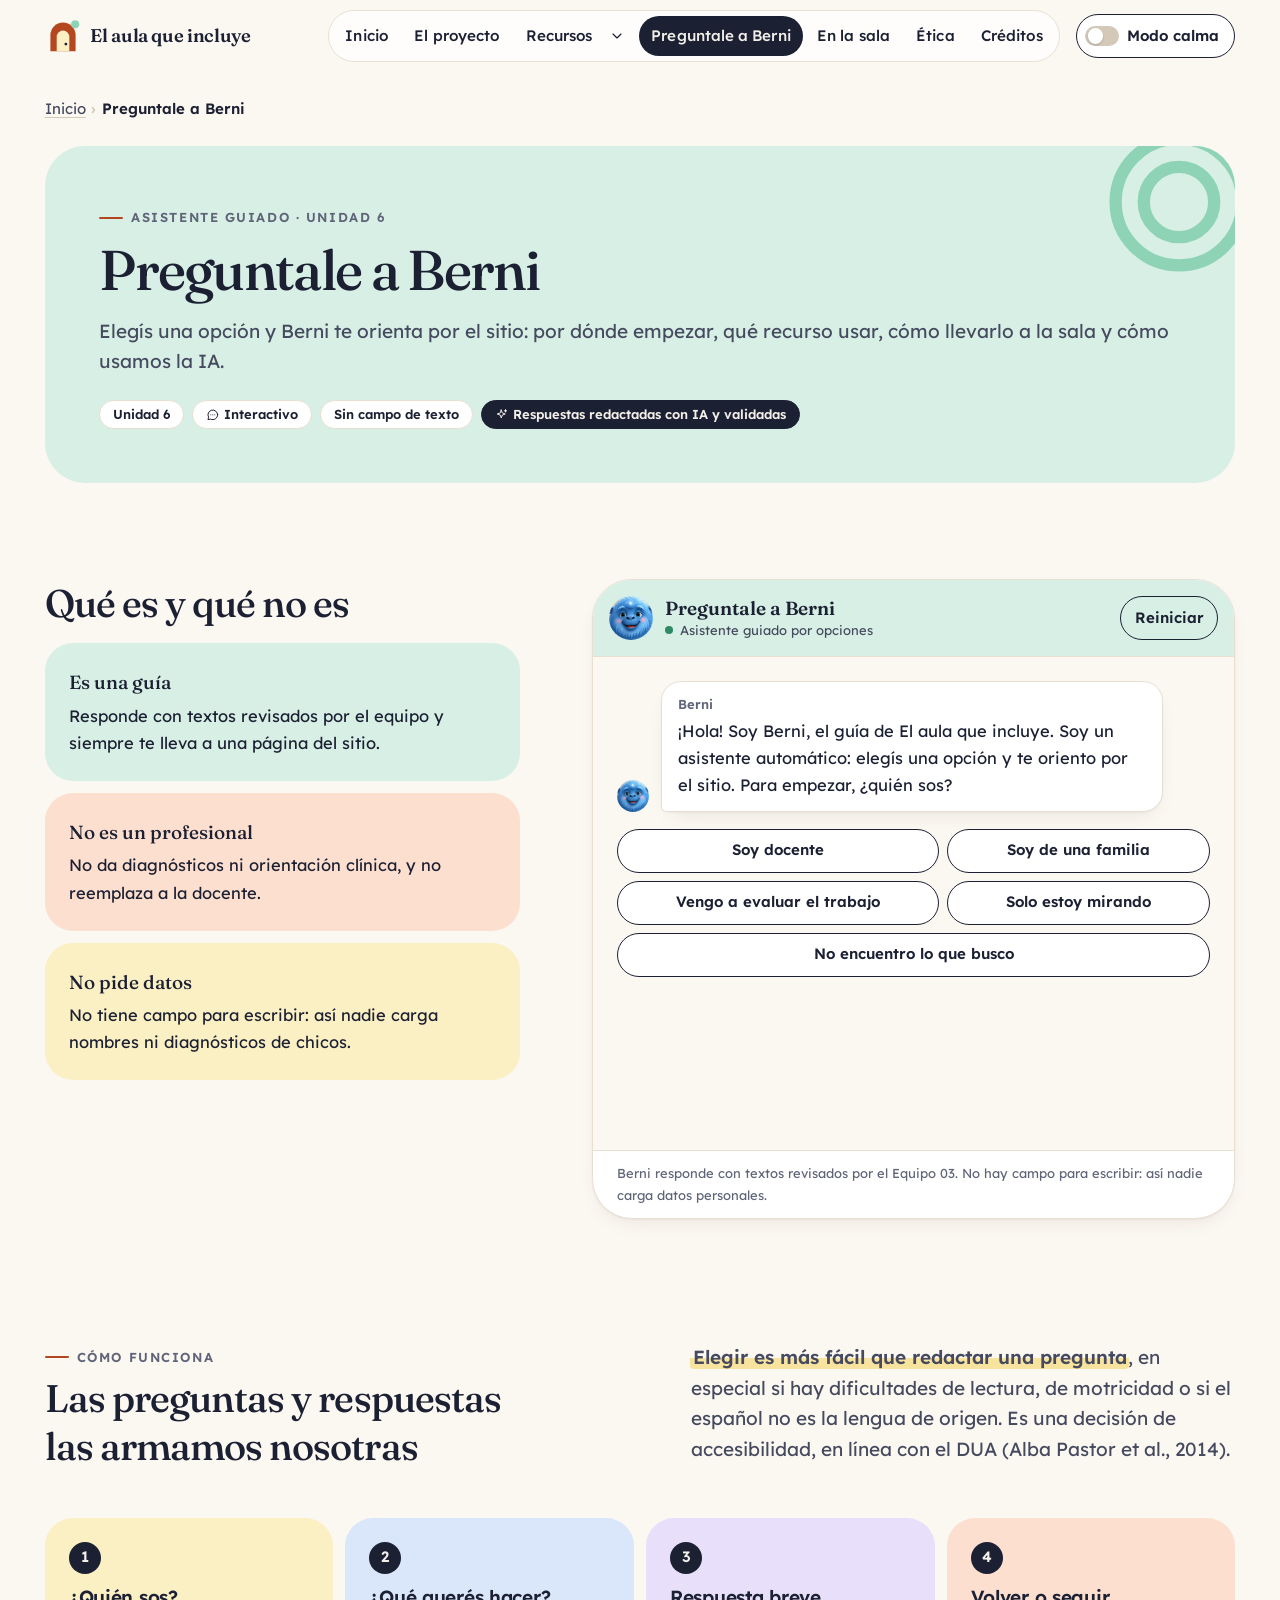
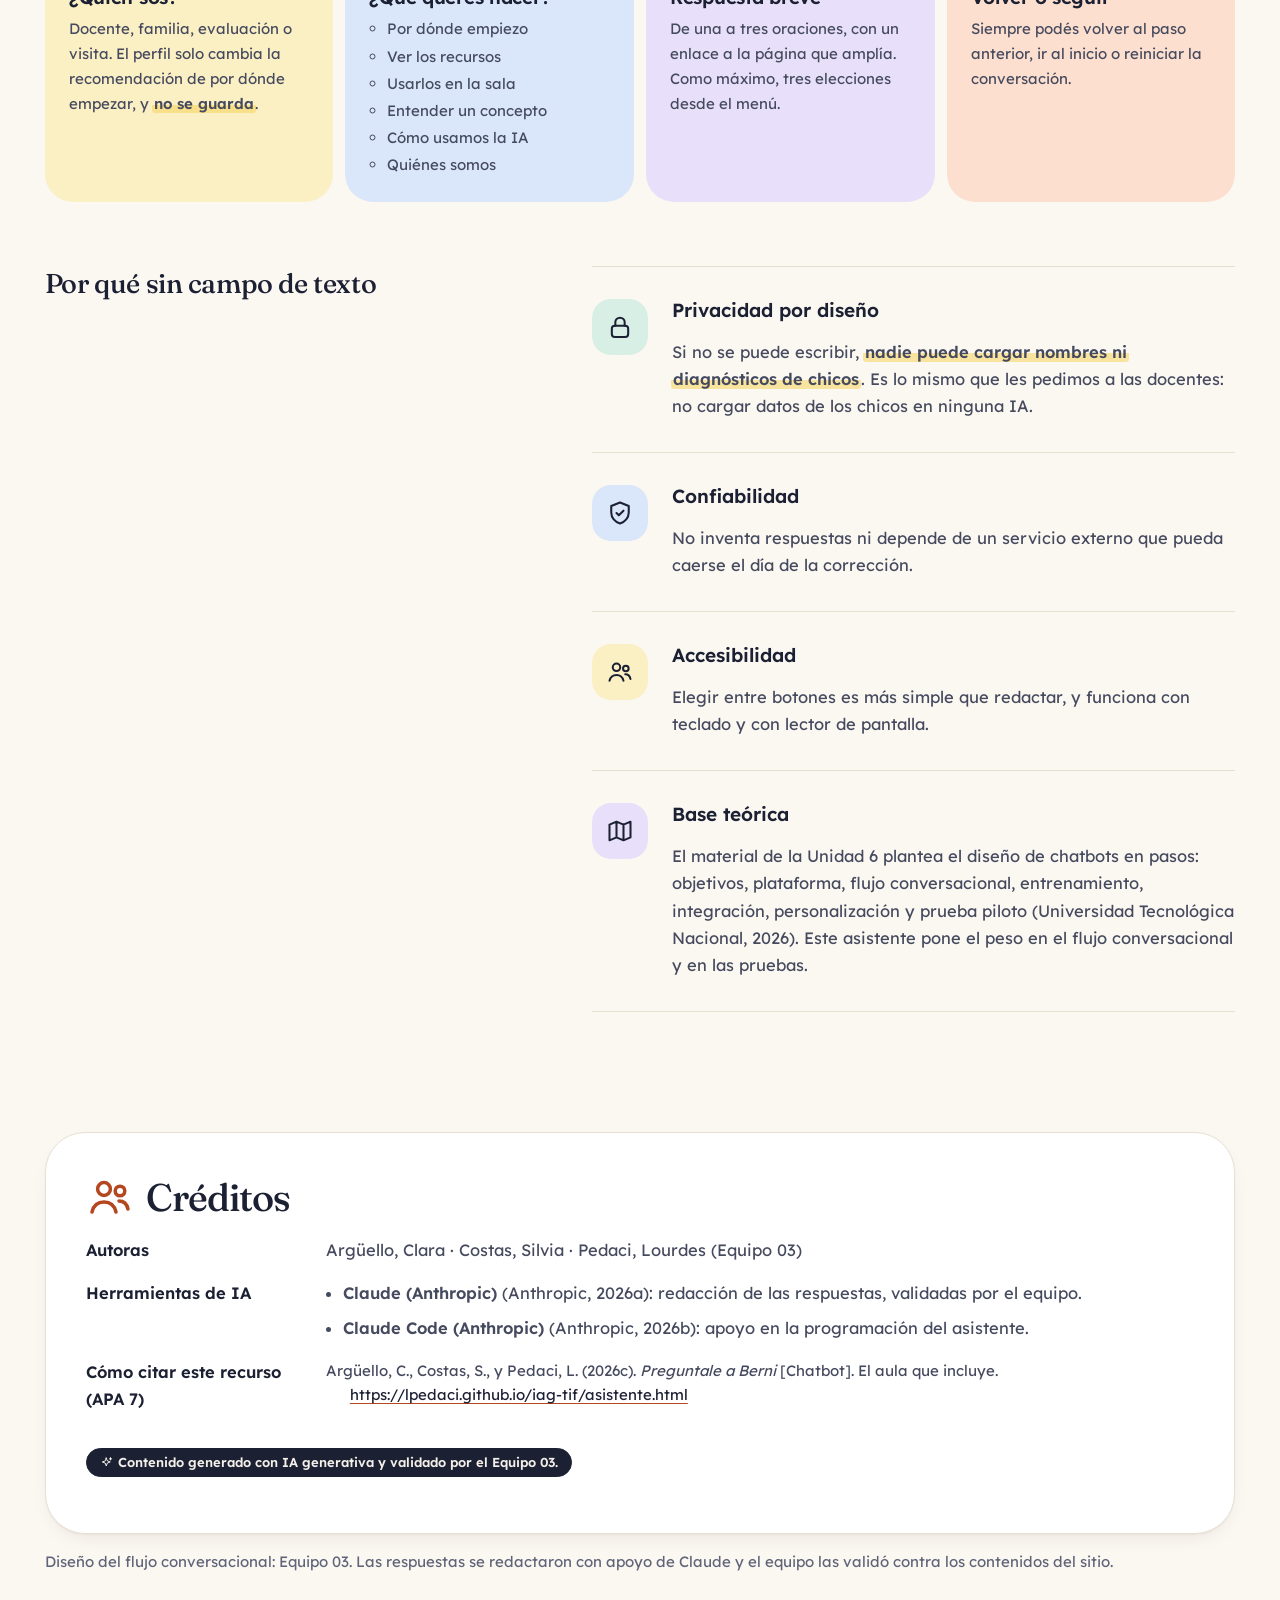
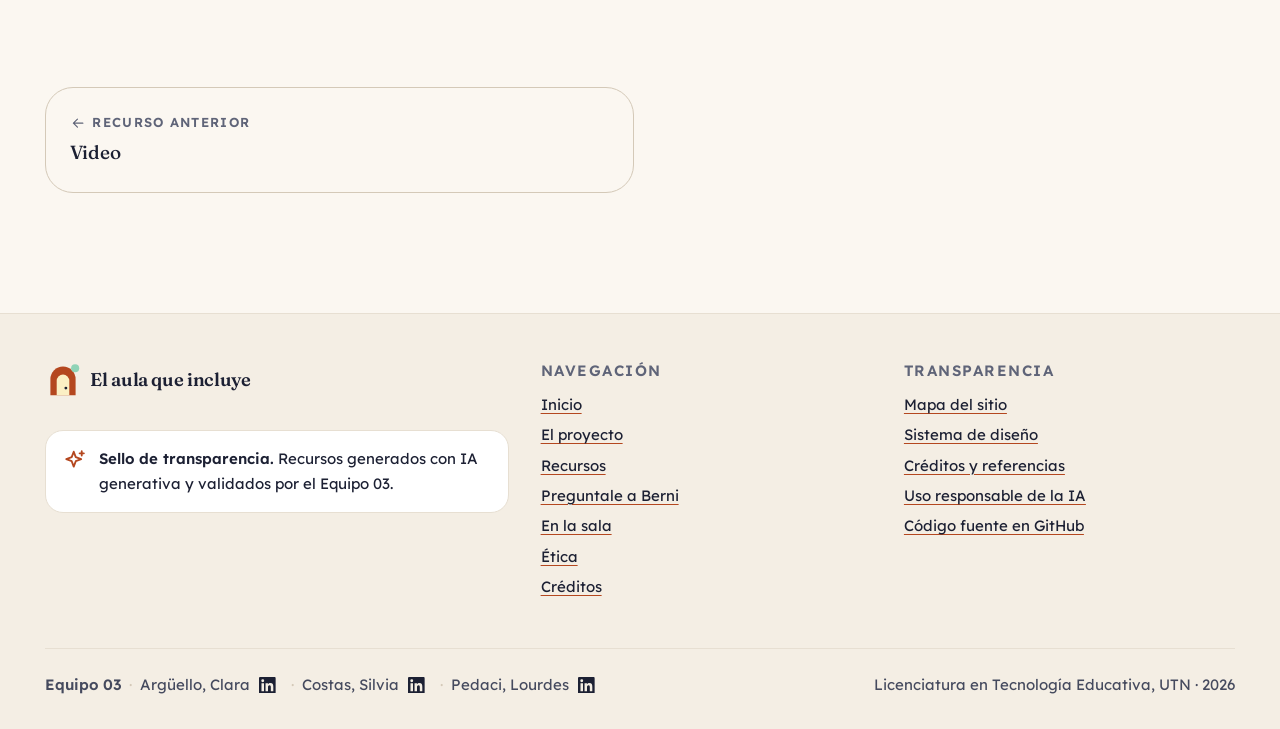
<file: asistente.html>
<!doctype html>
<html lang="es-AR" data-root="">
<head>
<meta charset="utf-8">
<meta name="viewport" content="width=device-width, initial-scale=1">
<title>Preguntale a Berni · El aula que incluye</title>
<meta name="description" content="Asistente guiado por opciones que orienta a docentes, familias y evaluadores por el sitio. Sin campo de texto libre, para cuidar los datos de las infancias.">
<link rel="canonical" href="https://lpedaci.github.io/iag-tif/asistente.html">
<meta name="theme-color" content="#FBF7F1">
<meta property="og:type" content="website">
<meta property="og:locale" content="es_AR">
<meta property="og:site_name" content="El aula que incluye">
<meta property="og:title" content="Preguntale a Berni · El aula que incluye">
<meta property="og:description" content="Asistente guiado por opciones que orienta a docentes, familias y evaluadores por el sitio. Sin campo de texto libre, para cuidar los datos de las infancias.">
<meta property="og:url" content="https://lpedaci.github.io/iag-tif/asistente.html">
<meta property="og:image" content="https://lpedaci.github.io/iag-tif/assets/img/og/og-el-aula-que-incluye.jpg">
<meta property="og:image:width" content="1200">
<meta property="og:image:height" content="630">
<meta property="og:image:alt" content="Berni, un monstruo azul y peludo con destellos blancos, sentado y sonriendo sobre un fondo beige.">
<meta name="twitter:card" content="summary_large_image">
<link rel="icon" href="favicon.ico" sizes="any">
<link rel="icon" type="image/png" sizes="32x32" href="assets/img/favicon-32.png">
<link rel="apple-touch-icon" href="assets/img/apple-touch-icon.png">
<link rel="preconnect" href="https://fonts.googleapis.com">
<link rel="preconnect" href="https://fonts.gstatic.com" crossorigin>
<link rel="stylesheet" href="https://fonts.googleapis.com/css2?family=Lexend:wght@300..700&amp;family=Fraunces:ital,opsz,wght@0,9..144,300..700;1,9..144,300..700&amp;display=swap">
<link rel="stylesheet" href="assets/css/tokens.css?v=20261107a">
<link rel="stylesheet" href="assets/css/base.css?v=20261107a">
<link rel="stylesheet" href="assets/css/components.css?v=20261107m">
<script src="assets/js/calma.js?v=20261107a"></script>
<script src="assets/js/main.js?v=20261107b" defer></script>

<script src="assets/js/chatbot.js?v=20261107c" defer></script>
</head>
<body>
<svg xmlns="http://www.w3.org/2000/svg" style="display:none" aria-hidden="true"><symbol id="i-arrow" viewBox="0 0 24 24"><path d="M5 12h14M13 6l6 6-6 6"/></symbol><symbol id="i-arrow-left" viewBox="0 0 24 24"><path d="M19 12H5M11 6l-6 6 6 6"/></symbol><symbol id="i-chevron" viewBox="0 0 24 24"><path d="M6 9l6 6 6-6"/></symbol><symbol id="i-menu" viewBox="0 0 24 24"><path d="M4 7h16M4 12h16M4 17h10"/></symbol><symbol id="i-close" viewBox="0 0 24 24"><path d="M6 6l12 12M18 6L6 18"/></symbol><symbol id="i-book" viewBox="0 0 24 24"><path d="M4 5.5A2.5 2.5 0 0 1 6.5 3H20v15H6.5A2.5 2.5 0 0 0 4 20.5zM4 20.5A2.5 2.5 0 0 0 6.5 23H20M8.5 7.5h7"/></symbol><symbol id="i-film" viewBox="0 0 24 24"><rect x="3" y="4" width="18" height="16" rx="3"/><path d="M3 9h18M8.5 4l-2 5M13.5 4l-2 5M18.5 4l-2 5"/></symbol><symbol id="i-headphones" viewBox="0 0 24 24"><path d="M4 15v-3a8 8 0 0 1 16 0v3"/><rect x="3" y="14" width="4.5" height="6.5" rx="1.6"/><rect x="16.5" y="14" width="4.5" height="6.5" rx="1.6"/></symbol><symbol id="i-video" viewBox="0 0 24 24"><rect x="2.5" y="6" width="13" height="12" rx="3"/><path d="M15.5 10.5l6-3.5v10l-6-3.5"/></symbol><symbol id="i-chat" viewBox="0 0 24 24"><path d="M20.5 12a8.5 8.5 0 0 1-12.3 7.6L3.5 20.5l1-4.4A8.5 8.5 0 1 1 20.5 12z"/><path d="M8.5 12h.01M12 12h.01M15.5 12h.01"/></symbol><symbol id="i-sparkle" viewBox="0 0 24 24"><path d="M11 3.5l1.9 5.1 5.1 1.9-5.1 1.9L11 17.5l-1.9-5.1L4 10.5l5.1-1.9zM18.5 3v4M16.5 5h4"/></symbol><symbol id="i-leaf" viewBox="0 0 24 24"><path d="M5 19.5C5 11 10 5 20 4.5c0 10-6 15-14.5 15"/><path d="M5 19.5l7.5-7.5"/></symbol><symbol id="i-print" viewBox="0 0 24 24"><path d="M7 9V3.5h10V9"/><rect x="3" y="9" width="18" height="8" rx="2"/><path d="M7 14h10v6.5H7z"/></symbol><symbol id="i-download" viewBox="0 0 24 24"><path d="M12 3.5v11.5M7 10l5 5 5-5M4.5 20.5h15"/></symbol><symbol id="i-play" viewBox="0 0 24 24"><path d="M8 5.5v13l11-6.5z" fill="currentColor" stroke="none"/></symbol><symbol id="i-external" viewBox="0 0 24 24"><path d="M14 4h6v6M20 4l-9 9M18 14v5a1 1 0 0 1-1 1H5a1 1 0 0 1-1-1V7a1 1 0 0 1 1-1h5"/></symbol><symbol id="i-plus" viewBox="0 0 24 24"><path d="M12 5v14M5 12h14"/></symbol><symbol id="i-check" viewBox="0 0 24 24"><path d="M5 12.5l4.5 4.5L19 7"/></symbol><symbol id="i-users" viewBox="0 0 24 24"><circle cx="9" cy="8" r="3.2"/><path d="M3 19.5c.8-3.4 3.2-5 6-5s5.2 1.6 6 5"/><circle cx="17" cy="9" r="2.4"/><path d="M16.5 14c2.3 0 3.9 1.3 4.5 4"/></symbol><symbol id="i-eye" viewBox="0 0 24 24"><path d="M2.5 12S6 5.5 12 5.5 21.5 12 21.5 12 18 18.5 12 18.5 2.5 12 2.5 12z"/><circle cx="12" cy="12" r="3"/></symbol><symbol id="i-shield" viewBox="0 0 24 24"><path d="M12 3l7.5 3v5.5c0 4.5-3.2 8.3-7.5 9.5-4.3-1.2-7.5-5-7.5-9.5V6z"/><path d="M9 12l2 2 4-4"/></symbol><symbol id="i-scale" viewBox="0 0 24 24"><path d="M12 4v16M7 20h10M5 7h14M5 7l-2.5 6a2.5 2.5 0 0 0 5 0zM19 7l-2.5 6a2.5 2.5 0 0 0 5 0z"/></symbol><symbol id="i-lock" viewBox="0 0 24 24"><rect x="5" y="11" width="14" height="9.5" rx="2.5"/><path d="M8 11V8a4 4 0 0 1 8 0v3"/></symbol><symbol id="i-map" viewBox="0 0 24 24"><path d="M9 4L3 6.5V20l6-2.5 6 2.5 6-2.5V4l-6 2.5zM9 4v13.5M15 6.5V20"/></symbol><symbol id="i-heart" viewBox="0 0 24 24"><path d="M12 20s-7.5-4.6-7.5-10A4.3 4.3 0 0 1 12 7.4 4.3 4.3 0 0 1 19.5 10C19.5 15.4 12 20 12 20z"/></symbol><symbol id="i-info" viewBox="0 0 24 24"><circle cx="12" cy="12" r="9"/><path d="M12 11v5.5M12 7.5h.01"/></symbol><symbol id="i-clock" viewBox="0 0 24 24"><circle cx="12" cy="12" r="9"/><path d="M12 7v5l3 2"/></symbol><symbol id="i-grid" viewBox="0 0 24 24"><rect x="4" y="4" width="6.5" height="6.5" rx="1.5"/><rect x="13.5" y="4" width="6.5" height="6.5" rx="1.5"/><rect x="4" y="13.5" width="6.5" height="6.5" rx="1.5"/><rect x="13.5" y="13.5" width="6.5" height="6.5" rx="1.5"/></symbol><symbol id="i-slides" viewBox="0 0 24 24"><rect x="6" y="4.5" width="12" height="15" rx="2"/><path d="M2.5 8v8M21.5 8v8"/></symbol><symbol id="i-home" viewBox="0 0 24 24"><path d="M4 11l8-7 8 7v9H15v-6H9v6H4z"/></symbol><symbol id="i-blocks" viewBox="0 0 24 24"><rect x="3.5" y="12" width="7.5" height="8.5" rx="1.5"/><rect x="13" y="12" width="7.5" height="8.5" rx="1.5"/><rect x="8.25" y="3.5" width="7.5" height="8.5" rx="1.5"/></symbol><symbol id="i-scale-balance" viewBox="0 0 24 24"><path d="M3 12h18"/></symbol><symbol id="i-compass" viewBox="0 0 24 24"><circle cx="12" cy="12" r="9"/><path d="M15.5 8.5l-2 5-5 2 2-5z"/></symbol><symbol id="i-linkedin" viewBox="0 0 24 24"><path fill="currentColor" stroke="none" d="M20.45 20.45h-3.56v-5.57c0-1.33-.02-3.04-1.85-3.04-1.86 0-2.14 1.45-2.14 2.94v5.67H9.35V9h3.41v1.56h.05c.48-.9 1.64-1.85 3.37-1.85 3.6 0 4.27 2.37 4.27 5.46v6.28zM5.34 7.43a2.06 2.06 0 1 1 0-4.13 2.06 2.06 0 0 1 0 4.13zM7.12 20.45H3.56V9h3.56v11.45zM22.22 0H1.77C.79 0 0 .77 0 1.73v20.54C0 23.23.79 24 1.77 24h20.45c.98 0 1.78-.77 1.78-1.73V1.73C24 .77 23.2 0 22.22 0z"/></symbol></svg>
<a class="skip-link" href="#contenido">Saltar al contenido</a>
<header class="site-header">
  <div class="wrap site-header__inner">
    <a class="brand" href="index.html"><svg class="brand__mark" viewBox="0 0 40 40" aria-hidden="true" focusable="false"><path d="M6 37V19a14 14 0 0 1 28 0v18z" fill="var(--c-accent)"/><path d="M13 37V21a7 7 0 0 1 14 0v16z" fill="var(--t-butter)"/><circle cx="23.2" cy="29" r="1.6" fill="var(--c-ink)"/><circle cx="33.5" cy="7" r="4.5" fill="var(--d-mint)"/></svg><span class="brand__text">El aula que incluye</span></a>
    <nav class="nav" aria-label="Principal"><ul class="nav__list"><li><a class="nav__link" href="index.html">Inicio</a></li><li><a class="nav__link" href="proyecto.html">El proyecto</a></li><li class="nav__has-sub"><div class="nav__pair"><a class="nav__link" href="recursos/index.html">Recursos</a><button class="nav__link nav__sub-btn" type="button" aria-expanded="false" aria-controls="submenu-recursos" data-submenu-toggle><span class="visually-hidden">Mostrar recursos</span><svg class="icon" aria-hidden="true" focusable="false"><use href="#i-chevron"/></svg></button></div><ul class="submenu" id="submenu-recursos" hidden><li><a href="recursos/historia-social.html"><span class="submenu__ico" style="--tint:var(--t-butter)"><svg class="icon" aria-hidden="true" focusable="false"><use href="#i-book"/></svg></span><span>Historia social<small>Unidad 2 · Texto e imagen</small></span></a></li><li><a href="recursos/animacion.html"><span class="submenu__ico" style="--tint:var(--t-sky)"><svg class="icon" aria-hidden="true" focusable="false"><use href="#i-film"/></svg></span><span>Animación<small>Unidad 3 · Video</small></span></a></li><li><a href="recursos/podcast.html"><span class="submenu__ico" style="--tint:var(--t-lav)"><svg class="icon" aria-hidden="true" focusable="false"><use href="#i-headphones"/></svg></span><span>Podcast<small>Unidad 4 · Audio</small></span></a></li><li><a href="recursos/video.html"><span class="submenu__ico" style="--tint:var(--t-peach)"><svg class="icon" aria-hidden="true" focusable="false"><use href="#i-video"/></svg></span><span>Video<small>Unidad 5 · Video</small></span></a></li><li class="submenu__all"><a href="recursos/index.html"><span class="submenu__ico"><svg class="icon" aria-hidden="true" focusable="false"><use href="#i-grid"/></svg></span><span>Ver todos los recursos<small>Con filtro por formato</small></span></a></li></ul></li><li><a class="nav__link" href="asistente.html" aria-current="page">Preguntale a Berni</a></li><li><a class="nav__link" href="en-la-sala.html">En la sala</a></li><li><a class="nav__link" href="etica.html">Ética</a></li><li><a class="nav__link" href="creditos.html">Créditos</a></li></ul></nav>
    <div class="header-tools">
      <button class="calma-toggle" type="button" aria-pressed="false" data-calma-toggle><span class="calma-toggle__dot" aria-hidden="true"></span><span class="calma-toggle__label">Modo calma</span><span class="calma-toggle__label-short">Calma</span></button>
      <button class="menu-toggle" type="button" aria-expanded="false" aria-controls="menu-mobile" data-menu-open><span class="visually-hidden">Abrir menú</span><svg class="icon" aria-hidden="true" focusable="false"><use href="#i-menu"/></svg></button>
      <a class="menu-nojs" href="#navegacion-pie">Menú</a>
    </div>
  </div>
  <p class="visually-hidden" id="calma-aviso" aria-live="polite"></p>
</header>
  <div class="mobile-menu" id="menu-mobile" role="dialog" aria-modal="true" aria-label="Menú del sitio" hidden>
    <div class="mobile-menu__top">
      <a class="brand" href="index.html"><svg class="brand__mark" viewBox="0 0 40 40" aria-hidden="true" focusable="false"><path d="M6 37V19a14 14 0 0 1 28 0v18z" fill="var(--c-accent)"/><path d="M13 37V21a7 7 0 0 1 14 0v16z" fill="var(--t-butter)"/><circle cx="23.2" cy="29" r="1.6" fill="var(--c-ink)"/><circle cx="33.5" cy="7" r="4.5" fill="var(--d-mint)"/></svg><span class="brand__text">El aula que incluye</span></a>
      <button class="menu-toggle" type="button" data-menu-close><span class="visually-hidden">Cerrar menú</span><svg class="icon" aria-hidden="true" focusable="false"><use href="#i-close"/></svg></button>
    </div>
    <nav aria-label="Principal, versión mobile"><ul class="mobile-menu__list"><li><a href="index.html">Inicio<svg class="icon" aria-hidden="true" focusable="false"><use href="#i-arrow"/></svg></a></li><li><a href="proyecto.html">El proyecto<svg class="icon" aria-hidden="true" focusable="false"><use href="#i-arrow"/></svg></a></li><li><a href="recursos/index.html">Recursos<svg class="icon" aria-hidden="true" focusable="false"><use href="#i-arrow"/></svg></a><ul class="mobile-menu__sub"><li><a href="recursos/historia-social.html">Historia social</a></li><li><a href="recursos/animacion.html">Animación</a></li><li><a href="recursos/podcast.html">Podcast</a></li><li><a href="recursos/video.html">Video</a></li></ul></li><li><a href="asistente.html" aria-current="page">Preguntale a Berni<svg class="icon" aria-hidden="true" focusable="false"><use href="#i-arrow"/></svg></a></li><li><a href="en-la-sala.html">En la sala<svg class="icon" aria-hidden="true" focusable="false"><use href="#i-arrow"/></svg></a></li><li><a href="etica.html">Ética<svg class="icon" aria-hidden="true" focusable="false"><use href="#i-arrow"/></svg></a></li><li><a href="creditos.html">Créditos<svg class="icon" aria-hidden="true" focusable="false"><use href="#i-arrow"/></svg></a></li><li><a href="mapa-del-sitio.html">Mapa del sitio<svg class="icon" aria-hidden="true" focusable="false"><use href="#i-arrow"/></svg></a></li></ul></nav>
    <div class="mobile-menu__foot"><button class="calma-toggle" type="button" aria-pressed="false" data-calma-toggle><span class="calma-toggle__dot" aria-hidden="true"></span><span class="calma-toggle__label">Modo calma</span><span class="calma-toggle__label-short">Calma</span></button></div>
  </div>
<main id="contenido" tabindex="-1">
<header class="page-hero">
  <div class="wrap">
    <nav class="breadcrumb" aria-label="Ruta de navegación"><ol><li><a href="index.html">Inicio</a></li><li><span aria-current="page">Preguntale a Berni</span></li></ol></nav>
    <div class="page-hero__panel" style="--tint:var(--t-mint)">
      <div class="deco deco--float" style="right:-2rem;top:-2rem;width:11rem" aria-hidden="true"><svg viewBox="0 0 100 100" fill="none" stroke="var(--d-mint)" stroke-width="7"><circle cx="50" cy="50" r="36"/><circle cx="50" cy="50" r="20"/></svg></div>
      <p class="eyebrow">Asistente guiado · Unidad 6</p>
      <h1>Preguntale a Berni</h1>
      <p class="lead">Elegís una opción y Berni te orienta por el sitio: por dónde empezar, qué recurso usar, cómo llevarlo a la sala y cómo usamos la IA.</p>
      <div class="chip-row">
        <span class="chip">Unidad 6</span>
        <span class="chip"><svg class="icon" aria-hidden="true" focusable="false"><use href="#i-chat"/></svg>Interactivo</span>
        <span class="chip">Sin campo de texto</span>
        <span class="chip chip--ia"><svg class="icon" aria-hidden="true" focusable="false"><use href="#i-sparkle"/></svg>Respuestas redactadas con IA y validadas</span>
      </div>
    </div>
  </div>
</header>

<section class="section--tight chat-page" aria-labelledby="chat-pagina-title">
  <div class="wrap">
    <div class="audience" style="align-items:start">
      <div class="audience__head">
        <h2>Qué es y qué no es</h2>
        <ul class="dua-grid" style="grid-template-columns:1fr">
          <li style="--tint:var(--t-mint)"><strong>Es una guía</strong>Responde con textos revisados por el equipo y siempre te lleva a una página del sitio.</li>
          <li style="--tint:var(--t-peach)"><strong>No es un profesional</strong>No da diagnósticos ni orientación clínica, y no reemplaza a la docente.</li>
          <li style="--tint:var(--t-butter)"><strong>No pide datos</strong>No tiene campo para escribir: así nadie carga nombres ni diagnósticos de chicos.</li>
        </ul>
      </div>
      <div>
        <div class="chat" data-chat>
  <div class="chat__head">
    <img class="chat__avatar" src="assets/img/berni/berni-avatar.webp" alt="" width="44" height="44">
    <div><p class="chat__title" id="chat-pagina-title">Preguntale a Berni</p><p class="chat__status">Asistente guiado por opciones</p></div>
    <button class="btn btn--sm btn--ghost" type="button" data-chat-reset>Reiniciar</button>
  </div>
  <div class="chat__log" role="log" aria-live="polite" aria-labelledby="chat-pagina-title" tabindex="0">
    <div class="skeleton" aria-hidden="true"><span></span><span></span><span></span></div>
  </div>
  <div class="chat__foot"><p>Berni responde con textos revisados por el Equipo 03. No hay campo para escribir: así nadie carga datos personales.</p></div>
</div>
        <noscript><section class="section--tight"><h2>Preguntas frecuentes (versión en texto)</h2><p>El asistente necesita JavaScript. Estas son las mismas respuestas en texto.</p><dl class="faq-text"><dt>¿Por dónde empiezo?</dt><dd><strong>Docente:</strong> Primero mirá la historia social con pictogramas, que se usa directamente en la sala, y después pasá por la guía En la sala. <strong>Familia:</strong> Miren juntos la animación de Berni y después lean la historia social. <strong>Evaluación:</strong> Recorré El proyecto y los cinco recursos, y cerrá con Créditos y Uso responsable de la IA. En el Mapa del sitio está todo junto. <strong>Visita:</strong> Empezá por El proyecto: ahí contamos para qué hicimos el sitio.</dd><dt>Ver los recursos</dt><dd>Hay cinco recursos, cada uno en un formato distinto, para que cada chico encuentre la forma que mejor le funciona. ¿Cuál querés conocer? <a href="recursos/index.html">Ver todos los recursos</a>.</dd><dt>Historia social con pictogramas</dt><dd>"Hoy creamos nuestro monstruo" es una historia social de nueve oraciones, cada una con su pictograma. Anticipa el paso del juego libre a la actividad de plástica y ofrece una estrategia si hay mucho ruido. Se puede proyectar o imprimir. <a href="recursos/historia-social.html">Ir a la historia social</a>.</dd><dt>Animación de Berni</dt><dd>Es un corto de 1:18 sin diálogos. Berni, un monstruo azul, acompaña a un compañero abrumado por el ruido hasta un rincón de calma y después al juego con el grupo. Tiene audiodescripción en texto. <a href="recursos/animacion.html">Ver la animación</a>.</dd><dt>Podcast</dt><dd>"El aula que incluye" es un episodio de 2:58, a dos voces, sobre cómo llevar un mismo contenido a texto, pictogramas y audio con IA generativa. Tiene la transcripción completa. <a href="recursos/podcast.html">Escuchar el podcast</a>.</dd><dt>Video documental</dt><dd>"Adaptar para incluir" es un documental de 2:04 sobre cómo la IA generativa ayuda a crear materiales accesibles y qué condiciones hacen falta: conectividad, formación docente y cuidado de la privacidad. Tiene subtítulos y transcripción. <a href="recursos/video.html">Ver el video</a>.</dd><dt>Este asistente</dt><dd>Soy un asistente guiado: no tengo campo para escribir, así nadie carga datos de chicos y siempre respondo algo revisado por el equipo. Mis respuestas se redactaron con apoyo de IA y las validaron las autoras. <a href="asistente.html#como-funciona">Cómo funciona el asistente</a>.</dd><dt>Usar los recursos en la sala</dt><dd>La guía divide la actividad en antes, durante y después. ¿Cuál querés ver? <a href="en-la-sala.html">Ver la guía En la sala</a>.</dd><dt>Antes: anticipar</dt><dd>Antes de la actividad, mirá la animación en grupo y leé la historia social con los pictogramas varias veces, en los mismos momentos del día. <a href="recursos/historia-social.html">Ir a la historia social</a>.</dd><dt>Durante: hacer</dt><dd>Durante la actividad, dejá la tira de pictogramas a la vista en la mesa, tené auriculares disponibles y un rincón de calma armado. <a href="en-la-sala.html">Ver la guía En la sala</a>.</dd><dt>Después: volver a mirar</dt><dd>Después, volvé a la animación para conversar sobre los distintos ritmos de cada quien y mostrá las obras del grupo. Recordá que los recursos son modelos: se personalizan en forma presencial, sin cargar datos reales en la IA. <a href="en-la-sala.html">Ver la guía En la sala</a>.</dd><dt>¿Puedo imprimir los pictogramas?</dt><dd>Sí. En la página de la historia social hay un botón para imprimir la secuencia completa de pictogramas. <a href="recursos/historia-social.html">Ir a la historia social</a>.</dd><dt>Entender un concepto</dt><dd>¿Qué concepto querés entender? <a href="proyecto.html#marcos">Ver los marcos del proyecto</a>.</dd><dt>¿Qué es una historia social?</dt><dd>Una historia social es un texto breve, en primera persona y en presente, que anticipa una situación cotidiana para volverla previsible (Gray, 2010). <a href="recursos/historia-social.html">Ver nuestra historia social</a>.</dd><dt>DUA</dt><dd>El Diseño Universal para el Aprendizaje propone ofrecer varias formas de representar la información, de expresarse y de participar, para que todos tengan una puerta de entrada (Alba Pastor et al., 2014). <a href="proyecto.html#marcos">Ver los marcos</a>.</dd><dt>TPACK</dt><dd>TPACK describe el conocimiento docente como el cruce entre lo disciplinar, lo pedagógico y lo tecnológico (Mishra y Koehler, 2006). Elegir una herramienta de IA es una decisión pedagógica, no solo técnica. <a href="proyecto.html#marcos">Ver los marcos</a>.</dd><dt>ADKAR</dt><dd>ADKAR lee el cambio en cinco etapas: conciencia, deseo, conocimiento, capacidad y refuerzo (Hiatt, 2006). Lo usamos para pensar cómo un equipo docente adopta la IA con acompañamiento institucional. <a href="proyecto.html#marcos">Ver los marcos</a>.</dd><dt>Saber cómo usaron la IA</dt><dd>La IA generativa nos ayudó a producir cada recurso, y en cada paso decidimos y revisamos nosotras. ¿Qué querés saber? <a href="etica.html">Uso responsable de la IA</a>.</dd><dt>Qué herramientas usaron</dt><dd>¿De qué recurso? <a href="creditos.html">Ver todos los créditos</a>.</dd><dt>¿Con qué IA se hizo?</dt><dd>El texto, la lista de pictogramas y la imagen de los pictogramas se hicieron con Gemini, de Google. El equipo ajustó el texto hasta dejar una idea por oración y sin datos personales. <a href="recursos/historia-social.html#como-se-produjo">Ver cómo se produjo</a>.</dd><dt>¿Con qué IA se hizo?</dt><dd>Berni se diseñó con ChatGPT, la escena de apertura con Canva Contenido Mágico, el resto con Veo 3.1 Fast de Google y la música con Suno. El montaje se hizo en Camtasia. <a href="recursos/animacion.html#como-se-produjo">Ver cómo se produjo</a>.</dd><dt>¿Las voces son de personas?</dt><dd>Andrea y Billy no son personas: son voces sintéticas de ElevenLabs, y por eso lo aclaramos. El guion se escribió con apoyo de Claude y la música es de Suno. Lo revisamos y editamos nosotras. <a href="recursos/podcast.html#como-se-produjo">Ir al podcast</a>.</dd><dt>¿Con qué IA se hizo?</dt><dd>El guion se escribió con apoyo de Claude, las escenas se generaron con Flow de Google y la voz en off y la música con ElevenLabs. Se evitaron los rostros de chicos con prompts negativos. <a href="recursos/video.html#como-se-produjo">Ver cómo se produjo</a>.</dd><dt>Cómo cuidaron la ética</dt><dd>Revisamos cada resultado antes de usarlo, cuidamos que no hubiera estereotipos, avisamos qué es sintético y usamos herramientas gratuitas o accesibles. <a href="etica.html">Uso responsable de la IA</a>.</dd><dt>Privacidad</dt><dd>Trabajamos con un caso ficticio, sin nombres, diagnósticos ni instituciones, y en el video no aparecen rostros de chicos. Si usás estas herramientas, personalizá el material en forma presencial y no cargues datos reales en la IA. <a href="etica.html#privacidad">Ver privacidad</a>.</dd><dt>Quiénes hicieron el sitio</dt><dd>Somos Clara Argüello, Silvia Costas y Lourdes Pedaci, Equipo 03 de la Licenciatura en Tecnología Educativa de la UTN. Hicimos este sitio para la materia Gestión de recursos digitales con IA generativa. <a href="creditos.html">Ver créditos</a>.</dd><dt>Ver el mapa del sitio</dt><dd>En el mapa del sitio tenés todas las páginas y los recorridos sugeridos para docentes, familias y evaluación. <a href="mapa-del-sitio.html">Ir al mapa del sitio</a>.</dd></dl></section></noscript>
      </div>
    </div>
  </div>
</section>

<section class="section" id="como-funciona" aria-labelledby="como-t">
  <div class="wrap">
    <div class="section-head section-head--split">
      <div><p class="eyebrow">Cómo funciona</p><h2 id="como-t">Las preguntas y respuestas las armamos nosotras</h2></div>
      <p class="lead"><mark class="key">Elegir es más fácil que redactar una pregunta</mark>, en especial si hay dificultades de lectura, de motricidad o si el español no es la lengua de origen. Es una decisión de accesibilidad, en línea con el DUA (Alba Pastor et al., 2014).</p>
    </div>
    <ol class="flowchart">
      <li style="--tint:var(--t-butter)"><span class="flowchart__step" aria-hidden="true">1</span><h3>¿Quién sos?</h3><p>Docente, familia, evaluación o visita. El perfil solo cambia la recomendación de por dónde empezar, y <mark class="key">no se guarda</mark>.</p></li>
      <li style="--tint:var(--t-sky)"><span class="flowchart__step" aria-hidden="true">2</span><h3>¿Qué querés hacer?</h3><ul><li>Por dónde empiezo</li><li>Ver los recursos</li><li>Usarlos en la sala</li><li>Entender un concepto</li><li>Cómo usamos la IA</li><li>Quiénes somos</li></ul></li>
      <li style="--tint:var(--t-lav)"><span class="flowchart__step" aria-hidden="true">3</span><h3>Respuesta breve</h3><p>De una a tres oraciones, con un enlace a la página que amplía. Como máximo, tres elecciones desde el menú.</p></li>
      <li style="--tint:var(--t-peach)"><span class="flowchart__step" aria-hidden="true">4</span><h3>Volver o seguir</h3><p>Siempre podés volver al paso anterior, ir al inicio o reiniciar la conversación.</p></li>
    </ol>

    <div class="audience" style="margin-top:4rem">
      <div class="audience__head">
        <h3>Por qué sin campo de texto</h3>
      </div>
      <ul class="audience__list">
        <li class="audience__item"><span class="audience__num" style="--tint:var(--t-mint)" aria-hidden="true"><svg class="icon" aria-hidden="true" focusable="false"><use href="#i-lock"/></svg></span><div><h4>Privacidad por diseño</h4><p>Si no se puede escribir, <mark class="key">nadie puede cargar nombres ni diagnósticos de chicos</mark>. Es lo mismo que les pedimos a las docentes: no cargar datos de los chicos en ninguna IA.</p></div></li>
        <li class="audience__item"><span class="audience__num" style="--tint:var(--t-sky)" aria-hidden="true"><svg class="icon" aria-hidden="true" focusable="false"><use href="#i-shield"/></svg></span><div><h4>Confiabilidad</h4><p>No inventa respuestas ni depende de un servicio externo que pueda caerse el día de la corrección.</p></div></li>
        <li class="audience__item"><span class="audience__num" style="--tint:var(--t-butter)" aria-hidden="true"><svg class="icon" aria-hidden="true" focusable="false"><use href="#i-users"/></svg></span><div><h4>Accesibilidad</h4><p>Elegir entre botones es más simple que redactar, y funciona con teclado y con lector de pantalla.</p></div></li>
        <li class="audience__item"><span class="audience__num" style="--tint:var(--t-lav)" aria-hidden="true"><svg class="icon" aria-hidden="true" focusable="false"><use href="#i-map"/></svg></span><div><h4>Base teórica</h4><p>El material de la Unidad 6 plantea el diseño de chatbots en pasos: objetivos, plataforma, flujo conversacional, entrenamiento, integración, personalización y prueba piloto (Universidad Tecnológica Nacional, 2026). Este asistente pone el peso en el flujo conversacional y en las pruebas.</p></div></li>
      </ul>
    </div>
  </div>
</section>

<section class="section--tight">
  <div class="wrap">
    <section class="credit-card reveal" aria-labelledby="creditos-titulo" id="creditos">
  <h2 id="creditos-titulo"><svg class="icon" aria-hidden="true" focusable="false"><use href="#i-users"/></svg>Créditos</h2>
  <dl>
    <dt>Autoras</dt><dd>Argüello, Clara · Costas, Silvia · Pedaci, Lourdes (Equipo 03)</dd>
    <dt>Herramientas de IA</dt><dd><ul><li><strong>Claude (Anthropic)</strong> (Anthropic, 2026a): redacción de las respuestas, validadas por el equipo.</li><li><strong>Claude Code (Anthropic)</strong> (Anthropic, 2026b): apoyo en la programación del asistente.</li></ul></dd>
    
    <dt>Cómo citar este recurso (APA 7)</dt><dd><p class="apa">Argüello, C., Costas, S., y Pedaci, L. (2026c). <em>Preguntale a Berni</em> [Chatbot]. El aula que incluye. <a href="https://lpedaci.github.io/iag-tif/asistente.html">https://lpedaci.github.io/iag-tif/asistente.html</a></p></dd>
  </dl>
  <p class="credit-card__seal"><span class="chip chip--ia"><svg class="icon" aria-hidden="true" focusable="false"><use href="#i-sparkle"/></svg>Contenido generado con IA generativa y validado por el Equipo 03.</span></p>
</section>
    <p class="small muted" style="margin-top:1rem">Diseño del flujo conversacional: Equipo 03. Las respuestas se redactaron con apoyo de Claude y el equipo las validó contra los contenidos del sitio.</p>
  </div>
</section>

<section class="section--tight">
  <div class="wrap">
    <nav class="prevnext" aria-label="Recursos anterior y siguiente"><a class="prevnext__prev" href="recursos/video.html" rel="prev"><small><svg class="icon" aria-hidden="true" focusable="false"><use href="#i-arrow-left"/></svg>Recurso anterior</small><strong>Video</strong></a></nav>
  </div>
</section>
</main>
<footer class="site-footer">
  <div class="wrap">
    <div class="site-footer__grid">
      <div>
        <a class="brand" href="index.html"><svg class="brand__mark" viewBox="0 0 40 40" aria-hidden="true" focusable="false"><path d="M6 37V19a14 14 0 0 1 28 0v18z" fill="var(--c-accent)"/><path d="M13 37V21a7 7 0 0 1 14 0v16z" fill="var(--t-butter)"/><circle cx="23.2" cy="29" r="1.6" fill="var(--c-ink)"/><circle cx="33.5" cy="7" r="4.5" fill="var(--d-mint)"/></svg><span class="brand__text">El aula que incluye<small>IA generativa como soporte de inclusión en el nivel inicial</small></span></a>
        <p class="seal" style="margin-top:1.5rem"><svg class="icon" aria-hidden="true" focusable="false"><use href="#i-sparkle"/></svg><span><strong>Sello de transparencia.</strong> Recursos generados con IA generativa y validados por el Equipo 03.</span></p>
      </div>
      <nav aria-labelledby="navegacion-pie"><h2 id="navegacion-pie">Navegación</h2><ul><li><a href="index.html">Inicio</a></li><li><a href="proyecto.html">El proyecto</a></li><li><a href="recursos/index.html">Recursos</a></li><li><a href="asistente.html">Preguntale a Berni</a></li><li><a href="en-la-sala.html">En la sala</a></li><li><a href="etica.html">Ética</a></li><li><a href="creditos.html">Créditos</a></li></ul></nav>
      <nav aria-labelledby="pie-mas"><h2 id="pie-mas">Transparencia</h2><ul>
        <li><a href="mapa-del-sitio.html">Mapa del sitio</a></li>
        <li><a href="sistema-de-diseno.html">Sistema de diseño</a></li>
        <li><a href="creditos.html">Créditos y referencias</a></li>
        <li><a href="etica.html">Uso responsable de la IA</a></li>
        <li><a href="https://github.com/lpedaci/iag-tif">Código fuente en GitHub</a></li>
      </ul></nav>
    </div>
    <div class="site-footer__bottom">
      <p class="team-links"><strong>Equipo 03</strong><span class="team-links__item"><span class="team-links__sep" aria-hidden="true">·</span>Argüello, Clara<a class="team-links__in" href="https://www.linkedin.com/in/clara-arg%C3%BCello-684894367" target="_blank" rel="noopener noreferrer"><svg class="icon icon--fill" aria-hidden="true" focusable="false"><use href="#i-linkedin"/></svg><span class="visually-hidden">Perfil de LinkedIn de Clara Argüello (se abre en una pestaña nueva)</span></a></span><span class="team-links__item"><span class="team-links__sep" aria-hidden="true">·</span>Costas, Silvia<a class="team-links__in" href="https://www.linkedin.com/in/silvia-costas/" target="_blank" rel="noopener noreferrer"><svg class="icon icon--fill" aria-hidden="true" focusable="false"><use href="#i-linkedin"/></svg><span class="visually-hidden">Perfil de LinkedIn de Silvia Costas (se abre en una pestaña nueva)</span></a></span><span class="team-links__item"><span class="team-links__sep" aria-hidden="true">·</span>Pedaci, Lourdes<a class="team-links__in" href="https://www.linkedin.com/in/lourdes-pedaci" target="_blank" rel="noopener noreferrer"><svg class="icon icon--fill" aria-hidden="true" focusable="false"><use href="#i-linkedin"/></svg><span class="visually-hidden">Perfil de LinkedIn de Lourdes Pedaci (se abre en una pestaña nueva)</span></a></span></p>
      <p>Licenciatura en Tecnología Educativa, UTN · 2026</p>
    </div>
  </div>
</footer>

</body>
</html>
</file>
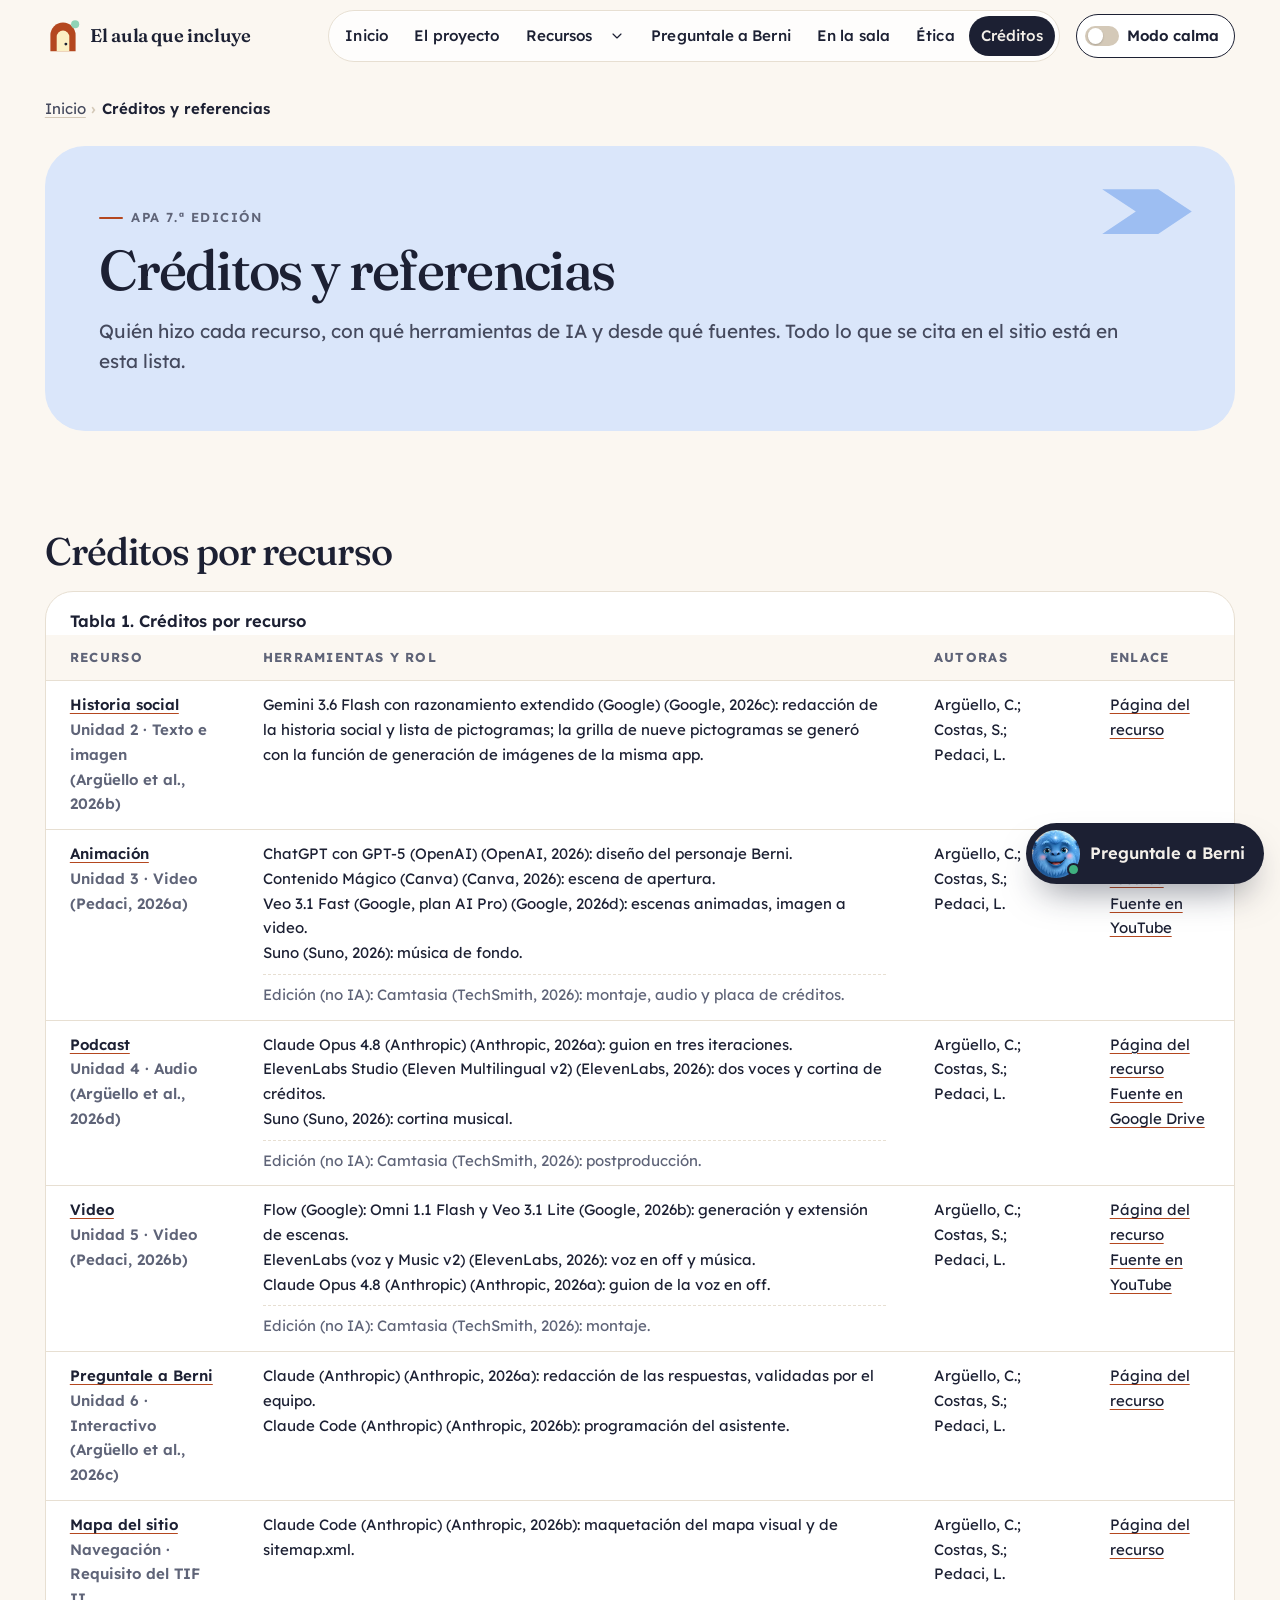
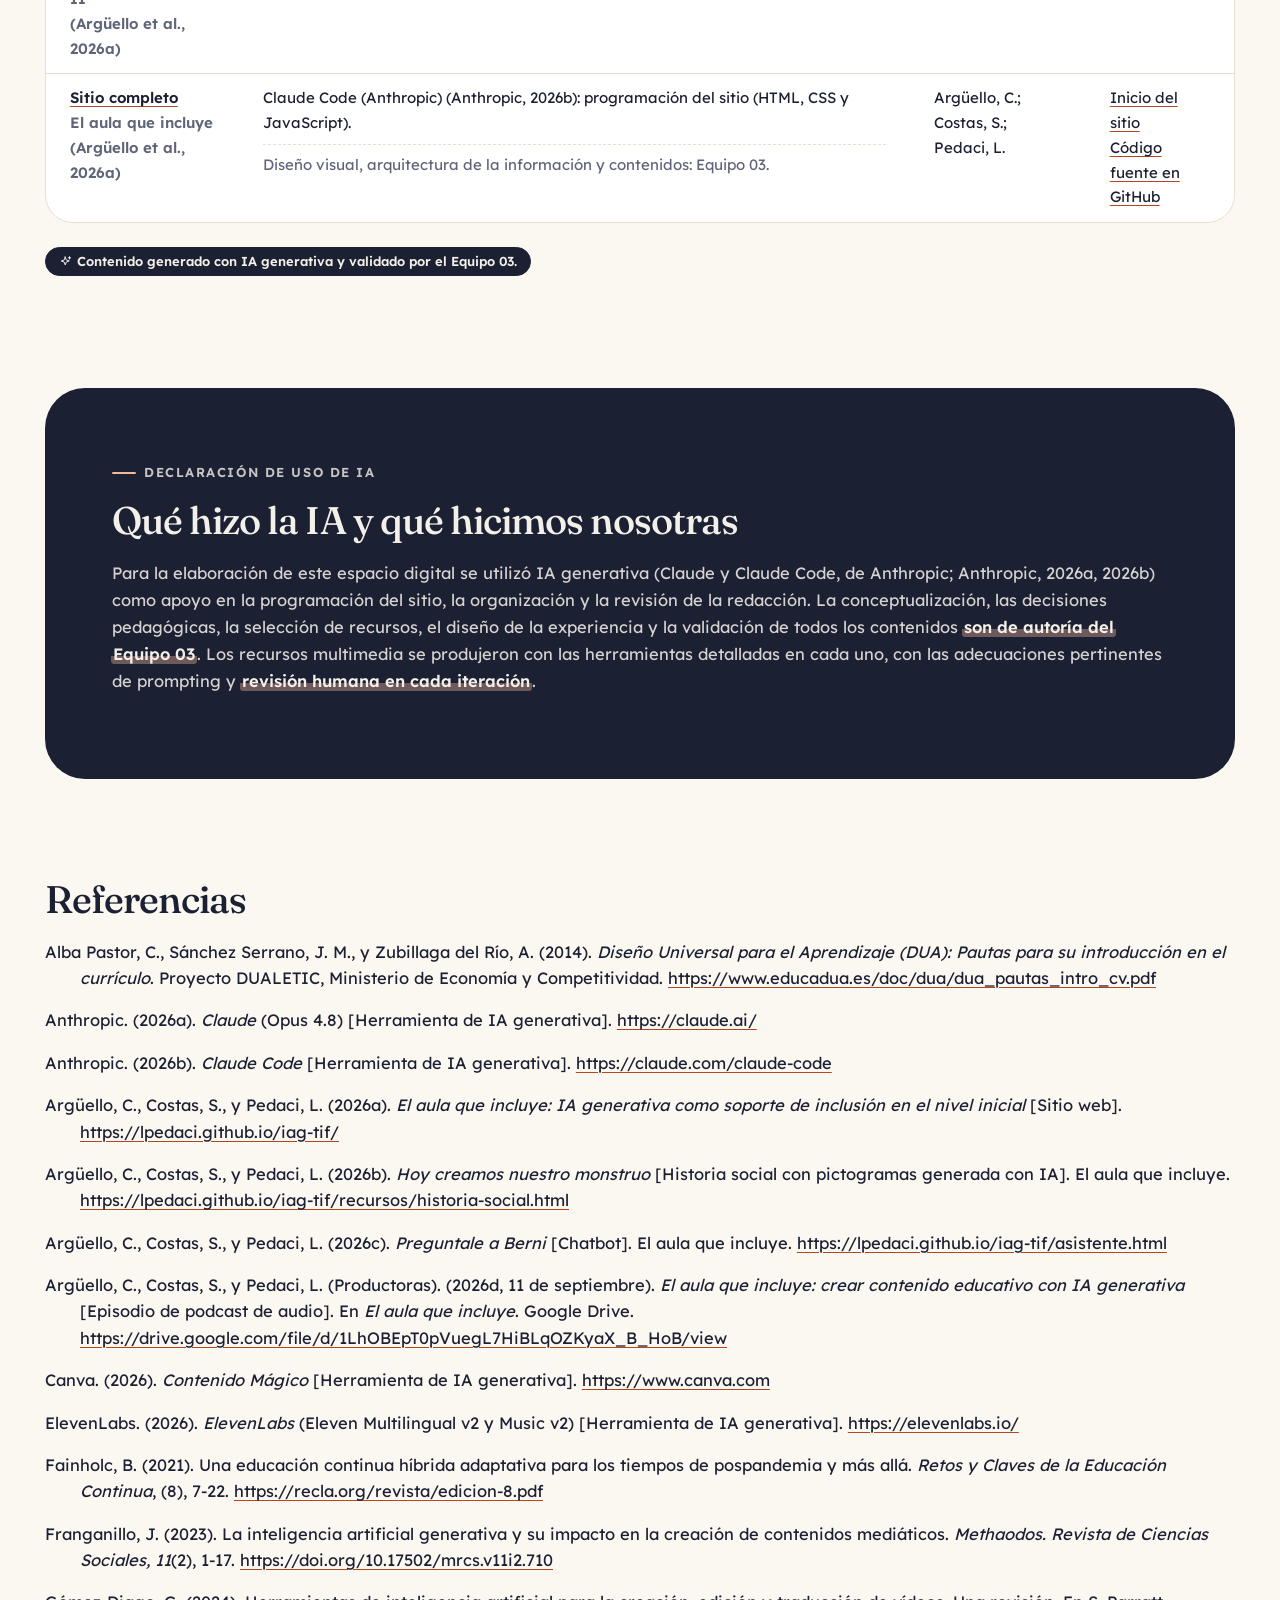
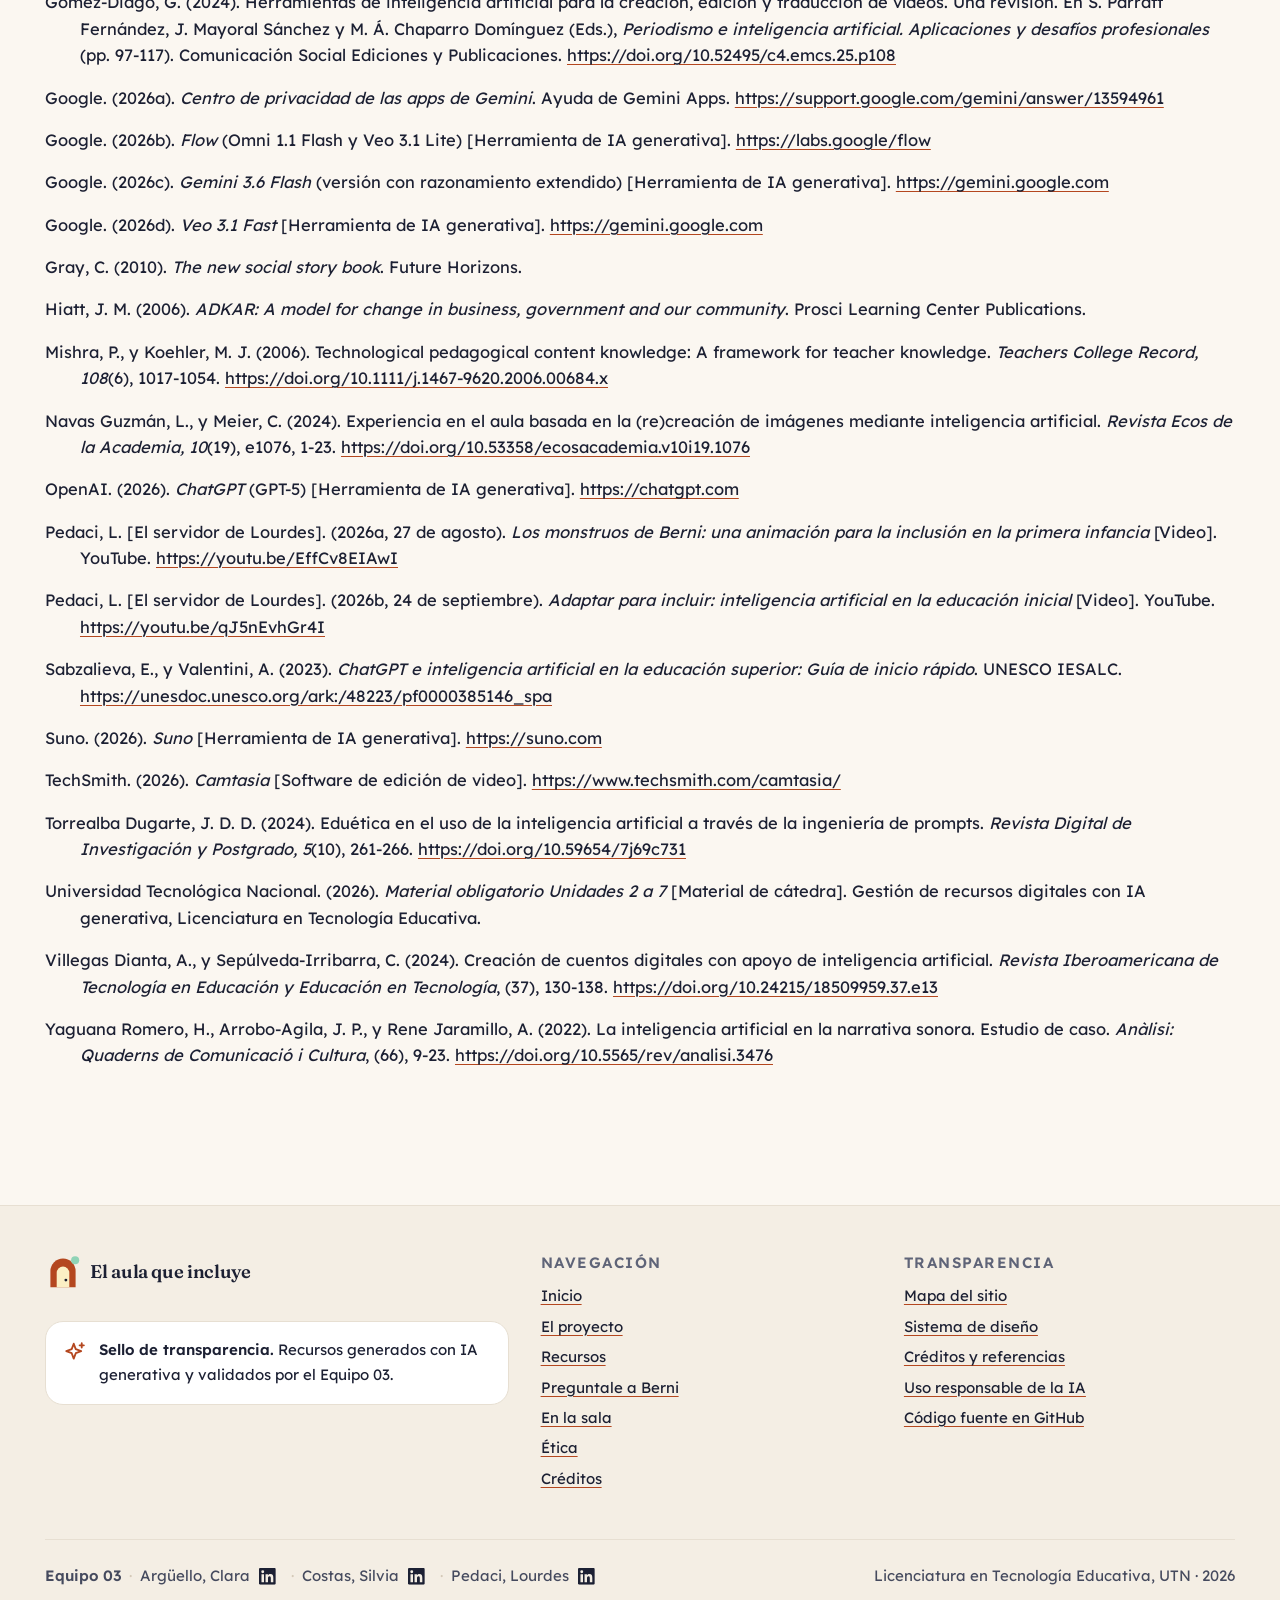
<file: creditos.html>
<!doctype html>
<html lang="es-AR" data-root="">
<head>
<meta charset="utf-8">
<meta name="viewport" content="width=device-width, initial-scale=1">
<title>Créditos y referencias · El aula que incluye</title>
<meta name="description" content="Créditos de cada recurso (herramientas de IA, autoras y enlaces), referencias en APA 7 y declaración de uso de IA generativa del Equipo 03.">
<link rel="canonical" href="https://lpedaci.github.io/iag-tif/creditos.html">
<meta name="theme-color" content="#FBF7F1">
<meta property="og:type" content="website">
<meta property="og:locale" content="es_AR">
<meta property="og:site_name" content="El aula que incluye">
<meta property="og:title" content="Créditos y referencias · El aula que incluye">
<meta property="og:description" content="Créditos de cada recurso (herramientas de IA, autoras y enlaces), referencias en APA 7 y declaración de uso de IA generativa del Equipo 03.">
<meta property="og:url" content="https://lpedaci.github.io/iag-tif/creditos.html">
<meta property="og:image" content="https://lpedaci.github.io/iag-tif/assets/img/og/og-el-aula-que-incluye.jpg">
<meta property="og:image:width" content="1200">
<meta property="og:image:height" content="630">
<meta property="og:image:alt" content="Berni, un monstruo azul y peludo con destellos blancos, sentado y sonriendo sobre un fondo beige.">
<meta name="twitter:card" content="summary_large_image">
<link rel="icon" href="favicon.ico" sizes="any">
<link rel="icon" type="image/png" sizes="32x32" href="assets/img/favicon-32.png">
<link rel="apple-touch-icon" href="assets/img/apple-touch-icon.png">
<link rel="preconnect" href="https://fonts.googleapis.com">
<link rel="preconnect" href="https://fonts.gstatic.com" crossorigin>
<link rel="stylesheet" href="https://fonts.googleapis.com/css2?family=Lexend:wght@300..700&amp;family=Fraunces:ital,opsz,wght@0,9..144,300..700;1,9..144,300..700&amp;display=swap">
<link rel="stylesheet" href="assets/css/tokens.css?v=20261107a">
<link rel="stylesheet" href="assets/css/base.css?v=20261107a">
<link rel="stylesheet" href="assets/css/components.css?v=20261107m">
<script src="assets/js/calma.js?v=20261107a"></script>
<script src="assets/js/main.js?v=20261107b" defer></script>

<script src="assets/js/chatbot.js?v=20261107c" defer></script>
</head>
<body>
<svg xmlns="http://www.w3.org/2000/svg" style="display:none" aria-hidden="true"><symbol id="i-arrow" viewBox="0 0 24 24"><path d="M5 12h14M13 6l6 6-6 6"/></symbol><symbol id="i-arrow-left" viewBox="0 0 24 24"><path d="M19 12H5M11 6l-6 6 6 6"/></symbol><symbol id="i-chevron" viewBox="0 0 24 24"><path d="M6 9l6 6 6-6"/></symbol><symbol id="i-menu" viewBox="0 0 24 24"><path d="M4 7h16M4 12h16M4 17h10"/></symbol><symbol id="i-close" viewBox="0 0 24 24"><path d="M6 6l12 12M18 6L6 18"/></symbol><symbol id="i-book" viewBox="0 0 24 24"><path d="M4 5.5A2.5 2.5 0 0 1 6.5 3H20v15H6.5A2.5 2.5 0 0 0 4 20.5zM4 20.5A2.5 2.5 0 0 0 6.5 23H20M8.5 7.5h7"/></symbol><symbol id="i-film" viewBox="0 0 24 24"><rect x="3" y="4" width="18" height="16" rx="3"/><path d="M3 9h18M8.5 4l-2 5M13.5 4l-2 5M18.5 4l-2 5"/></symbol><symbol id="i-headphones" viewBox="0 0 24 24"><path d="M4 15v-3a8 8 0 0 1 16 0v3"/><rect x="3" y="14" width="4.5" height="6.5" rx="1.6"/><rect x="16.5" y="14" width="4.5" height="6.5" rx="1.6"/></symbol><symbol id="i-video" viewBox="0 0 24 24"><rect x="2.5" y="6" width="13" height="12" rx="3"/><path d="M15.5 10.5l6-3.5v10l-6-3.5"/></symbol><symbol id="i-chat" viewBox="0 0 24 24"><path d="M20.5 12a8.5 8.5 0 0 1-12.3 7.6L3.5 20.5l1-4.4A8.5 8.5 0 1 1 20.5 12z"/><path d="M8.5 12h.01M12 12h.01M15.5 12h.01"/></symbol><symbol id="i-sparkle" viewBox="0 0 24 24"><path d="M11 3.5l1.9 5.1 5.1 1.9-5.1 1.9L11 17.5l-1.9-5.1L4 10.5l5.1-1.9zM18.5 3v4M16.5 5h4"/></symbol><symbol id="i-leaf" viewBox="0 0 24 24"><path d="M5 19.5C5 11 10 5 20 4.5c0 10-6 15-14.5 15"/><path d="M5 19.5l7.5-7.5"/></symbol><symbol id="i-print" viewBox="0 0 24 24"><path d="M7 9V3.5h10V9"/><rect x="3" y="9" width="18" height="8" rx="2"/><path d="M7 14h10v6.5H7z"/></symbol><symbol id="i-download" viewBox="0 0 24 24"><path d="M12 3.5v11.5M7 10l5 5 5-5M4.5 20.5h15"/></symbol><symbol id="i-play" viewBox="0 0 24 24"><path d="M8 5.5v13l11-6.5z" fill="currentColor" stroke="none"/></symbol><symbol id="i-external" viewBox="0 0 24 24"><path d="M14 4h6v6M20 4l-9 9M18 14v5a1 1 0 0 1-1 1H5a1 1 0 0 1-1-1V7a1 1 0 0 1 1-1h5"/></symbol><symbol id="i-plus" viewBox="0 0 24 24"><path d="M12 5v14M5 12h14"/></symbol><symbol id="i-check" viewBox="0 0 24 24"><path d="M5 12.5l4.5 4.5L19 7"/></symbol><symbol id="i-users" viewBox="0 0 24 24"><circle cx="9" cy="8" r="3.2"/><path d="M3 19.5c.8-3.4 3.2-5 6-5s5.2 1.6 6 5"/><circle cx="17" cy="9" r="2.4"/><path d="M16.5 14c2.3 0 3.9 1.3 4.5 4"/></symbol><symbol id="i-eye" viewBox="0 0 24 24"><path d="M2.5 12S6 5.5 12 5.5 21.5 12 21.5 12 18 18.5 12 18.5 2.5 12 2.5 12z"/><circle cx="12" cy="12" r="3"/></symbol><symbol id="i-shield" viewBox="0 0 24 24"><path d="M12 3l7.5 3v5.5c0 4.5-3.2 8.3-7.5 9.5-4.3-1.2-7.5-5-7.5-9.5V6z"/><path d="M9 12l2 2 4-4"/></symbol><symbol id="i-scale" viewBox="0 0 24 24"><path d="M12 4v16M7 20h10M5 7h14M5 7l-2.5 6a2.5 2.5 0 0 0 5 0zM19 7l-2.5 6a2.5 2.5 0 0 0 5 0z"/></symbol><symbol id="i-lock" viewBox="0 0 24 24"><rect x="5" y="11" width="14" height="9.5" rx="2.5"/><path d="M8 11V8a4 4 0 0 1 8 0v3"/></symbol><symbol id="i-map" viewBox="0 0 24 24"><path d="M9 4L3 6.5V20l6-2.5 6 2.5 6-2.5V4l-6 2.5zM9 4v13.5M15 6.5V20"/></symbol><symbol id="i-heart" viewBox="0 0 24 24"><path d="M12 20s-7.5-4.6-7.5-10A4.3 4.3 0 0 1 12 7.4 4.3 4.3 0 0 1 19.5 10C19.5 15.4 12 20 12 20z"/></symbol><symbol id="i-info" viewBox="0 0 24 24"><circle cx="12" cy="12" r="9"/><path d="M12 11v5.5M12 7.5h.01"/></symbol><symbol id="i-clock" viewBox="0 0 24 24"><circle cx="12" cy="12" r="9"/><path d="M12 7v5l3 2"/></symbol><symbol id="i-grid" viewBox="0 0 24 24"><rect x="4" y="4" width="6.5" height="6.5" rx="1.5"/><rect x="13.5" y="4" width="6.5" height="6.5" rx="1.5"/><rect x="4" y="13.5" width="6.5" height="6.5" rx="1.5"/><rect x="13.5" y="13.5" width="6.5" height="6.5" rx="1.5"/></symbol><symbol id="i-slides" viewBox="0 0 24 24"><rect x="6" y="4.5" width="12" height="15" rx="2"/><path d="M2.5 8v8M21.5 8v8"/></symbol><symbol id="i-home" viewBox="0 0 24 24"><path d="M4 11l8-7 8 7v9H15v-6H9v6H4z"/></symbol><symbol id="i-blocks" viewBox="0 0 24 24"><rect x="3.5" y="12" width="7.5" height="8.5" rx="1.5"/><rect x="13" y="12" width="7.5" height="8.5" rx="1.5"/><rect x="8.25" y="3.5" width="7.5" height="8.5" rx="1.5"/></symbol><symbol id="i-scale-balance" viewBox="0 0 24 24"><path d="M3 12h18"/></symbol><symbol id="i-compass" viewBox="0 0 24 24"><circle cx="12" cy="12" r="9"/><path d="M15.5 8.5l-2 5-5 2 2-5z"/></symbol><symbol id="i-linkedin" viewBox="0 0 24 24"><path fill="currentColor" stroke="none" d="M20.45 20.45h-3.56v-5.57c0-1.33-.02-3.04-1.85-3.04-1.86 0-2.14 1.45-2.14 2.94v5.67H9.35V9h3.41v1.56h.05c.48-.9 1.64-1.85 3.37-1.85 3.6 0 4.27 2.37 4.27 5.46v6.28zM5.34 7.43a2.06 2.06 0 1 1 0-4.13 2.06 2.06 0 0 1 0 4.13zM7.12 20.45H3.56V9h3.56v11.45zM22.22 0H1.77C.79 0 0 .77 0 1.73v20.54C0 23.23.79 24 1.77 24h20.45c.98 0 1.78-.77 1.78-1.73V1.73C24 .77 23.2 0 22.22 0z"/></symbol></svg>
<a class="skip-link" href="#contenido">Saltar al contenido</a>
<header class="site-header">
  <div class="wrap site-header__inner">
    <a class="brand" href="index.html"><svg class="brand__mark" viewBox="0 0 40 40" aria-hidden="true" focusable="false"><path d="M6 37V19a14 14 0 0 1 28 0v18z" fill="var(--c-accent)"/><path d="M13 37V21a7 7 0 0 1 14 0v16z" fill="var(--t-butter)"/><circle cx="23.2" cy="29" r="1.6" fill="var(--c-ink)"/><circle cx="33.5" cy="7" r="4.5" fill="var(--d-mint)"/></svg><span class="brand__text">El aula que incluye</span></a>
    <nav class="nav" aria-label="Principal"><ul class="nav__list"><li><a class="nav__link" href="index.html">Inicio</a></li><li><a class="nav__link" href="proyecto.html">El proyecto</a></li><li class="nav__has-sub"><div class="nav__pair"><a class="nav__link" href="recursos/index.html">Recursos</a><button class="nav__link nav__sub-btn" type="button" aria-expanded="false" aria-controls="submenu-recursos" data-submenu-toggle><span class="visually-hidden">Mostrar recursos</span><svg class="icon" aria-hidden="true" focusable="false"><use href="#i-chevron"/></svg></button></div><ul class="submenu" id="submenu-recursos" hidden><li><a href="recursos/historia-social.html"><span class="submenu__ico" style="--tint:var(--t-butter)"><svg class="icon" aria-hidden="true" focusable="false"><use href="#i-book"/></svg></span><span>Historia social<small>Unidad 2 · Texto e imagen</small></span></a></li><li><a href="recursos/animacion.html"><span class="submenu__ico" style="--tint:var(--t-sky)"><svg class="icon" aria-hidden="true" focusable="false"><use href="#i-film"/></svg></span><span>Animación<small>Unidad 3 · Video</small></span></a></li><li><a href="recursos/podcast.html"><span class="submenu__ico" style="--tint:var(--t-lav)"><svg class="icon" aria-hidden="true" focusable="false"><use href="#i-headphones"/></svg></span><span>Podcast<small>Unidad 4 · Audio</small></span></a></li><li><a href="recursos/video.html"><span class="submenu__ico" style="--tint:var(--t-peach)"><svg class="icon" aria-hidden="true" focusable="false"><use href="#i-video"/></svg></span><span>Video<small>Unidad 5 · Video</small></span></a></li><li class="submenu__all"><a href="recursos/index.html"><span class="submenu__ico"><svg class="icon" aria-hidden="true" focusable="false"><use href="#i-grid"/></svg></span><span>Ver todos los recursos<small>Con filtro por formato</small></span></a></li></ul></li><li><a class="nav__link" href="asistente.html">Preguntale a Berni</a></li><li><a class="nav__link" href="en-la-sala.html">En la sala</a></li><li><a class="nav__link" href="etica.html">Ética</a></li><li><a class="nav__link" href="creditos.html" aria-current="page">Créditos</a></li></ul></nav>
    <div class="header-tools">
      <button class="calma-toggle" type="button" aria-pressed="false" data-calma-toggle><span class="calma-toggle__dot" aria-hidden="true"></span><span class="calma-toggle__label">Modo calma</span><span class="calma-toggle__label-short">Calma</span></button>
      <button class="menu-toggle" type="button" aria-expanded="false" aria-controls="menu-mobile" data-menu-open><span class="visually-hidden">Abrir menú</span><svg class="icon" aria-hidden="true" focusable="false"><use href="#i-menu"/></svg></button>
      <a class="menu-nojs" href="#navegacion-pie">Menú</a>
    </div>
  </div>
  <p class="visually-hidden" id="calma-aviso" aria-live="polite"></p>
</header>
  <div class="mobile-menu" id="menu-mobile" role="dialog" aria-modal="true" aria-label="Menú del sitio" hidden>
    <div class="mobile-menu__top">
      <a class="brand" href="index.html"><svg class="brand__mark" viewBox="0 0 40 40" aria-hidden="true" focusable="false"><path d="M6 37V19a14 14 0 0 1 28 0v18z" fill="var(--c-accent)"/><path d="M13 37V21a7 7 0 0 1 14 0v16z" fill="var(--t-butter)"/><circle cx="23.2" cy="29" r="1.6" fill="var(--c-ink)"/><circle cx="33.5" cy="7" r="4.5" fill="var(--d-mint)"/></svg><span class="brand__text">El aula que incluye</span></a>
      <button class="menu-toggle" type="button" data-menu-close><span class="visually-hidden">Cerrar menú</span><svg class="icon" aria-hidden="true" focusable="false"><use href="#i-close"/></svg></button>
    </div>
    <nav aria-label="Principal, versión mobile"><ul class="mobile-menu__list"><li><a href="index.html">Inicio<svg class="icon" aria-hidden="true" focusable="false"><use href="#i-arrow"/></svg></a></li><li><a href="proyecto.html">El proyecto<svg class="icon" aria-hidden="true" focusable="false"><use href="#i-arrow"/></svg></a></li><li><a href="recursos/index.html">Recursos<svg class="icon" aria-hidden="true" focusable="false"><use href="#i-arrow"/></svg></a><ul class="mobile-menu__sub"><li><a href="recursos/historia-social.html">Historia social</a></li><li><a href="recursos/animacion.html">Animación</a></li><li><a href="recursos/podcast.html">Podcast</a></li><li><a href="recursos/video.html">Video</a></li></ul></li><li><a href="asistente.html">Preguntale a Berni<svg class="icon" aria-hidden="true" focusable="false"><use href="#i-arrow"/></svg></a></li><li><a href="en-la-sala.html">En la sala<svg class="icon" aria-hidden="true" focusable="false"><use href="#i-arrow"/></svg></a></li><li><a href="etica.html">Ética<svg class="icon" aria-hidden="true" focusable="false"><use href="#i-arrow"/></svg></a></li><li><a href="creditos.html" aria-current="page">Créditos<svg class="icon" aria-hidden="true" focusable="false"><use href="#i-arrow"/></svg></a></li><li><a href="mapa-del-sitio.html">Mapa del sitio<svg class="icon" aria-hidden="true" focusable="false"><use href="#i-arrow"/></svg></a></li></ul></nav>
    <div class="mobile-menu__foot"><button class="calma-toggle" type="button" aria-pressed="false" data-calma-toggle><span class="calma-toggle__dot" aria-hidden="true"></span><span class="calma-toggle__label">Modo calma</span><span class="calma-toggle__label-short">Calma</span></button></div>
  </div>
<main id="contenido" tabindex="-1">
<header class="page-hero">
  <div class="wrap">
    <nav class="breadcrumb" aria-label="Ruta de navegación"><ol><li><a href="index.html">Inicio</a></li><li><span aria-current="page">Créditos y referencias</span></li></ol></nav>
    <div class="page-hero__panel" style="--tint:var(--t-sky)">
      <div class="deco deco--float" style="right:2rem;top:2rem;width:7rem" aria-hidden="true"><svg viewBox="0 0 100 60"><path d="M10 10h50l30 20-30 20H10l30-20z" fill="var(--d-sky)"/></svg></div>
      <p class="eyebrow">APA 7.ª edición</p>
      <h1>Créditos y referencias</h1>
      <p class="lead">Quién hizo cada recurso, con qué herramientas de IA y desde qué fuentes. Todo lo que se cita en el sitio está en esta lista.</p>
    </div>
  </div>
</header>

<section class="section--tight" aria-labelledby="porrecurso-t">
  <div class="wrap">
    <h2 id="porrecurso-t">Créditos por recurso</h2>
    <div class="table-wrap" role="region" aria-labelledby="tabla-creditos" tabindex="0"><table><caption id="tabla-creditos">Tabla 1. Créditos por recurso</caption><thead><tr><th scope="col">Recurso</th><th scope="col">Herramientas y rol</th><th scope="col">Autoras</th><th scope="col">Enlace</th></tr></thead><tbody><tr><th scope="row"><a href="recursos/historia-social.html">Historia social</a><br><span class="muted small">Unidad 2 · Texto e imagen</span><br><span class="muted small">(Argüello et al., 2026b)</span></th><td>Gemini 3.6 Flash con razonamiento extendido (Google) (Google, 2026c): redacción de la historia social y lista de pictogramas; la grilla de nueve pictogramas se generó con la función de generación de imágenes de la misma app.</td><td>Argüello, C.; Costas, S.; Pedaci, L.</td><td><a href="recursos/historia-social.html">Página del recurso</a></td></tr><tr><th scope="row"><a href="recursos/animacion.html">Animación</a><br><span class="muted small">Unidad 3 · Video</span><br><span class="muted small">(Pedaci, 2026a)</span></th><td>ChatGPT con GPT-5 (OpenAI) (OpenAI, 2026): diseño del personaje Berni.<br>Contenido Mágico (Canva) (Canva, 2026): escena de apertura.<br>Veo 3.1 Fast (Google, plan AI Pro) (Google, 2026d): escenas animadas, imagen a video.<br>Suno (Suno, 2026): música de fondo.<br><span class="credit-ed">Edición (no IA): Camtasia (TechSmith, 2026): montaje, audio y placa de créditos.</span></td><td>Argüello, C.; Costas, S.; Pedaci, L.</td><td><a href="recursos/animacion.html">Página del recurso</a><br><a href="https://youtu.be/EffCv8EIAwI">Fuente en YouTube</a></td></tr><tr><th scope="row"><a href="recursos/podcast.html">Podcast</a><br><span class="muted small">Unidad 4 · Audio</span><br><span class="muted small">(Argüello et al., 2026d)</span></th><td>Claude Opus 4.8 (Anthropic) (Anthropic, 2026a): guion en tres iteraciones.<br>ElevenLabs Studio (Eleven Multilingual v2) (ElevenLabs, 2026): dos voces y cortina de créditos.<br>Suno (Suno, 2026): cortina musical.<br><span class="credit-ed">Edición (no IA): Camtasia (TechSmith, 2026): postproducción.</span></td><td>Argüello, C.; Costas, S.; Pedaci, L.</td><td><a href="recursos/podcast.html">Página del recurso</a><br><a href="https://drive.google.com/file/d/1LhOBEpT0pVuegL7HiBLqOZKyaX_B_HoB/view">Fuente en Google Drive</a></td></tr><tr><th scope="row"><a href="recursos/video.html">Video</a><br><span class="muted small">Unidad 5 · Video</span><br><span class="muted small">(Pedaci, 2026b)</span></th><td>Flow (Google): Omni 1.1 Flash y Veo 3.1 Lite (Google, 2026b): generación y extensión de escenas.<br>ElevenLabs (voz y Music v2) (ElevenLabs, 2026): voz en off y música.<br>Claude Opus 4.8 (Anthropic) (Anthropic, 2026a): guion de la voz en off.<br><span class="credit-ed">Edición (no IA): Camtasia (TechSmith, 2026): montaje.</span></td><td>Argüello, C.; Costas, S.; Pedaci, L.</td><td><a href="recursos/video.html">Página del recurso</a><br><a href="https://youtu.be/qJ5nEvhGr4I">Fuente en YouTube</a></td></tr><tr><th scope="row"><a href="asistente.html">Preguntale a Berni</a><br><span class="muted small">Unidad 6 · Interactivo</span><br><span class="muted small">(Argüello et al., 2026c)</span></th><td>Claude (Anthropic) (Anthropic, 2026a): redacción de las respuestas, validadas por el equipo.<br>Claude Code (Anthropic) (Anthropic, 2026b): programación del asistente.</td><td>Argüello, C.; Costas, S.; Pedaci, L.</td><td><a href="asistente.html">Página del recurso</a></td></tr><tr><th scope="row"><a href="mapa-del-sitio.html">Mapa del sitio</a><br><span class="muted small">Navegación · Requisito del TIF II</span><br><span class="muted small">(Argüello et al., 2026a)</span></th><td>Claude Code (Anthropic) (Anthropic, 2026b): maquetación del mapa visual y de sitemap.xml.</td><td>Argüello, C.; Costas, S.; Pedaci, L.</td><td><a href="mapa-del-sitio.html">Página del recurso</a></td></tr><tr><th scope="row"><a href="index.html">Sitio completo</a><br><span class="muted small">El aula que incluye</span><br><span class="muted small">(Argüello et al., 2026a)</span></th><td>Claude Code (Anthropic) (Anthropic, 2026b): programación del sitio (HTML, CSS y JavaScript).<br><span class="credit-ed">Diseño visual, arquitectura de la información y contenidos: Equipo 03.</span></td><td>Argüello, C.; Costas, S.; Pedaci, L.</td><td><a href="index.html">Inicio del sitio</a><br><a href="https://github.com/lpedaci/iag-tif">Código fuente en GitHub</a></td></tr></tbody></table></div>
    <p class="chip chip--ia" style="display:inline-flex"><svg class="icon" aria-hidden="true" focusable="false"><use href="#i-sparkle"/></svg>Contenido generado con IA generativa y validado por el Equipo 03.</p>
  </div>
</section>

<section class="section--tight" aria-labelledby="decl-t">
  <div class="wrap">
    <div class="ink-panel" style="grid-template-columns:1fr">
      <div>
        <p class="eyebrow">Declaración de uso de IA</p>
        <h2 id="decl-t">Qué hizo la IA y qué hicimos nosotras</h2>
        <p>Para la elaboración de este espacio digital se utilizó IA generativa (Claude y Claude Code, de Anthropic; Anthropic, 2026a, 2026b) como apoyo en la programación del sitio, la organización y la revisión de la redacción. La conceptualización, las decisiones pedagógicas, la selección de recursos, el diseño de la experiencia y la validación de todos los contenidos <mark class="key">son de autoría del Equipo 03</mark>. Los recursos multimedia se produjeron con las herramientas detalladas en cada uno, con las adecuaciones pertinentes de prompting y <mark class="key">revisión humana en cada iteración</mark>.</p>
      </div>
    </div>
  </div>
</section>

<section class="section--tight" aria-labelledby="refs-t">
  <div class="wrap">
    <h2 id="refs-t">Referencias</h2>
    <ul class="refs">
      <li>Alba Pastor, C., Sánchez Serrano, J. M., y Zubillaga del Río, A. (2014). <em>Diseño Universal para el Aprendizaje (DUA): Pautas para su introducción en el currículo</em>. Proyecto DUALETIC, Ministerio de Economía y Competitividad. <a href="https://www.educadua.es/doc/dua/dua_pautas_intro_cv.pdf">https://www.educadua.es/doc/dua/dua_pautas_intro_cv.pdf</a></li>
      <li>Anthropic. (2026a). <em>Claude</em> (Opus 4.8) [Herramienta de IA generativa]. <a href="https://claude.ai/">https://claude.ai/</a></li>
      <li>Anthropic. (2026b). <em>Claude Code</em> [Herramienta de IA generativa]. <a href="https://claude.com/claude-code">https://claude.com/claude-code</a></li>
      <li>Argüello, C., Costas, S., y Pedaci, L. (2026a). <em>El aula que incluye: IA generativa como soporte de inclusión en el nivel inicial</em> [Sitio web]. <a href="https://lpedaci.github.io/iag-tif/">https://lpedaci.github.io/iag-tif/</a></li>
      <li>Argüello, C., Costas, S., y Pedaci, L. (2026b). <em>Hoy creamos nuestro monstruo</em> [Historia social con pictogramas generada con IA]. El aula que incluye. <a href="https://lpedaci.github.io/iag-tif/recursos/historia-social.html">https://lpedaci.github.io/iag-tif/recursos/historia-social.html</a></li>
      <li>Argüello, C., Costas, S., y Pedaci, L. (2026c). <em>Preguntale a Berni</em> [Chatbot]. El aula que incluye. <a href="https://lpedaci.github.io/iag-tif/asistente.html">https://lpedaci.github.io/iag-tif/asistente.html</a></li>
      <li>Argüello, C., Costas, S., y Pedaci, L. (Productoras). (2026d, 11 de septiembre). <em>El aula que incluye: crear contenido educativo con IA generativa</em> [Episodio de podcast de audio]. En <em>El aula que incluye</em>. Google Drive. <a href="https://drive.google.com/file/d/1LhOBEpT0pVuegL7HiBLqOZKyaX_B_HoB/view">https://drive.google.com/file/d/1LhOBEpT0pVuegL7HiBLqOZKyaX_B_HoB/view</a></li>
      <li>Canva. (2026). <em>Contenido Mágico</em> [Herramienta de IA generativa]. <a href="https://www.canva.com">https://www.canva.com</a></li>
      <li>ElevenLabs. (2026). <em>ElevenLabs</em> (Eleven Multilingual v2 y Music v2) [Herramienta de IA generativa]. <a href="https://elevenlabs.io/">https://elevenlabs.io/</a></li>
      <li>Fainholc, B. (2021). Una educación continua híbrida adaptativa para los tiempos de pospandemia y más allá. <em>Retos y Claves de la Educación Continua</em>, (8), 7-22. <a href="https://recla.org/revista/edicion-8.pdf">https://recla.org/revista/edicion-8.pdf</a></li>
      <li>Franganillo, J. (2023). La inteligencia artificial generativa y su impacto en la creación de contenidos mediáticos. <em>Methaodos. Revista de Ciencias Sociales, 11</em>(2), 1-17. <a href="https://doi.org/10.17502/mrcs.v11i2.710">https://doi.org/10.17502/mrcs.v11i2.710</a></li>
      <li>Gómez-Diago, G. (2024). Herramientas de inteligencia artificial para la creación, edición y traducción de vídeos. Una revisión. En S. Parratt Fernández, J. Mayoral Sánchez y M. Á. Chaparro Domínguez (Eds.), <em>Periodismo e inteligencia artificial. Aplicaciones y desafíos profesionales</em> (pp. 97-117). Comunicación Social Ediciones y Publicaciones. <a href="https://doi.org/10.52495/c4.emcs.25.p108">https://doi.org/10.52495/c4.emcs.25.p108</a></li>
      <li>Google. (2026a). <em>Centro de privacidad de las apps de Gemini</em>. Ayuda de Gemini Apps. <a href="https://support.google.com/gemini/answer/13594961">https://support.google.com/gemini/answer/13594961</a></li>
      <li>Google. (2026b). <em>Flow</em> (Omni 1.1 Flash y Veo 3.1 Lite) [Herramienta de IA generativa]. <a href="https://labs.google/flow">https://labs.google/flow</a></li>
      <li>Google. (2026c). <em>Gemini 3.6 Flash</em> (versión con razonamiento extendido) [Herramienta de IA generativa]. <a href="https://gemini.google.com">https://gemini.google.com</a></li>
      <li>Google. (2026d). <em>Veo 3.1 Fast</em> [Herramienta de IA generativa]. <a href="https://gemini.google.com">https://gemini.google.com</a></li>
      <li>Gray, C. (2010). <em>The new social story book</em>. Future Horizons.</li>
      <li>Hiatt, J. M. (2006). <em>ADKAR: A model for change in business, government and our community</em>. Prosci Learning Center Publications.</li>
      <li>Mishra, P., y Koehler, M. J. (2006). Technological pedagogical content knowledge: A framework for teacher knowledge. <em>Teachers College Record, 108</em>(6), 1017-1054. <a href="https://doi.org/10.1111/j.1467-9620.2006.00684.x">https://doi.org/10.1111/j.1467-9620.2006.00684.x</a></li>
      <li>Navas Guzmán, L., y Meier, C. (2024). Experiencia en el aula basada en la (re)creación de imágenes mediante inteligencia artificial. <em>Revista Ecos de la Academia, 10</em>(19), e1076, 1-23. <a href="https://doi.org/10.53358/ecosacademia.v10i19.1076">https://doi.org/10.53358/ecosacademia.v10i19.1076</a></li>
      <li>OpenAI. (2026). <em>ChatGPT</em> (GPT-5) [Herramienta de IA generativa]. <a href="https://chatgpt.com">https://chatgpt.com</a></li>
      <li>Pedaci, L. [El servidor de Lourdes]. (2026a, 27 de agosto). <em>Los monstruos de Berni: una animación para la inclusión en la primera infancia</em> [Video]. YouTube. <a href="https://youtu.be/EffCv8EIAwI">https://youtu.be/EffCv8EIAwI</a></li>
      <li>Pedaci, L. [El servidor de Lourdes]. (2026b, 24 de septiembre). <em>Adaptar para incluir: inteligencia artificial en la educación inicial</em> [Video]. YouTube. <a href="https://youtu.be/qJ5nEvhGr4I">https://youtu.be/qJ5nEvhGr4I</a></li>
      <li>Sabzalieva, E., y Valentini, A. (2023). <em>ChatGPT e inteligencia artificial en la educación superior: Guía de inicio rápido</em>. UNESCO IESALC. <a href="https://unesdoc.unesco.org/ark:/48223/pf0000385146_spa">https://unesdoc.unesco.org/ark:/48223/pf0000385146_spa</a></li>
      <li>Suno. (2026). <em>Suno</em> [Herramienta de IA generativa]. <a href="https://suno.com">https://suno.com</a></li>
      <li>TechSmith. (2026). <em>Camtasia</em> [Software de edición de video]. <a href="https://www.techsmith.com/camtasia/">https://www.techsmith.com/camtasia/</a></li>
      <li>Torrealba Dugarte, J. D. D. (2024). Eduética en el uso de la inteligencia artificial a través de la ingeniería de prompts. <em>Revista Digital de Investigación y Postgrado, 5</em>(10), 261-266. <a href="https://doi.org/10.59654/7j69c731">https://doi.org/10.59654/7j69c731</a></li>
      <li>Universidad Tecnológica Nacional. (2026). <em>Material obligatorio Unidades 2 a 7</em> [Material de cátedra]. Gestión de recursos digitales con IA generativa, Licenciatura en Tecnología Educativa.</li>
      <li>Villegas Dianta, A., y Sepúlveda-Irribarra, C. (2024). Creación de cuentos digitales con apoyo de inteligencia artificial. <em>Revista Iberoamericana de Tecnología en Educación y Educación en Tecnología</em>, (37), 130-138. <a href="https://doi.org/10.24215/18509959.37.e13">https://doi.org/10.24215/18509959.37.e13</a></li>
      <li>Yaguana Romero, H., Arrobo-Agila, J. P., y Rene Jaramillo, A. (2022). La inteligencia artificial en la narrativa sonora. Estudio de caso. <em>Anàlisi: Quaderns de Comunicació i Cultura</em>, (66), 9-23. <a href="https://doi.org/10.5565/rev/analisi.3476">https://doi.org/10.5565/rev/analisi.3476</a></li>
    </ul>
  </div>
</section>
</main>
<footer class="site-footer">
  <div class="wrap">
    <div class="site-footer__grid">
      <div>
        <a class="brand" href="index.html"><svg class="brand__mark" viewBox="0 0 40 40" aria-hidden="true" focusable="false"><path d="M6 37V19a14 14 0 0 1 28 0v18z" fill="var(--c-accent)"/><path d="M13 37V21a7 7 0 0 1 14 0v16z" fill="var(--t-butter)"/><circle cx="23.2" cy="29" r="1.6" fill="var(--c-ink)"/><circle cx="33.5" cy="7" r="4.5" fill="var(--d-mint)"/></svg><span class="brand__text">El aula que incluye<small>IA generativa como soporte de inclusión en el nivel inicial</small></span></a>
        <p class="seal" style="margin-top:1.5rem"><svg class="icon" aria-hidden="true" focusable="false"><use href="#i-sparkle"/></svg><span><strong>Sello de transparencia.</strong> Recursos generados con IA generativa y validados por el Equipo 03.</span></p>
      </div>
      <nav aria-labelledby="navegacion-pie"><h2 id="navegacion-pie">Navegación</h2><ul><li><a href="index.html">Inicio</a></li><li><a href="proyecto.html">El proyecto</a></li><li><a href="recursos/index.html">Recursos</a></li><li><a href="asistente.html">Preguntale a Berni</a></li><li><a href="en-la-sala.html">En la sala</a></li><li><a href="etica.html">Ética</a></li><li><a href="creditos.html">Créditos</a></li></ul></nav>
      <nav aria-labelledby="pie-mas"><h2 id="pie-mas">Transparencia</h2><ul>
        <li><a href="mapa-del-sitio.html">Mapa del sitio</a></li>
        <li><a href="sistema-de-diseno.html">Sistema de diseño</a></li>
        <li><a href="creditos.html">Créditos y referencias</a></li>
        <li><a href="etica.html">Uso responsable de la IA</a></li>
        <li><a href="https://github.com/lpedaci/iag-tif">Código fuente en GitHub</a></li>
      </ul></nav>
    </div>
    <div class="site-footer__bottom">
      <p class="team-links"><strong>Equipo 03</strong><span class="team-links__item"><span class="team-links__sep" aria-hidden="true">·</span>Argüello, Clara<a class="team-links__in" href="https://www.linkedin.com/in/clara-arg%C3%BCello-684894367" target="_blank" rel="noopener noreferrer"><svg class="icon icon--fill" aria-hidden="true" focusable="false"><use href="#i-linkedin"/></svg><span class="visually-hidden">Perfil de LinkedIn de Clara Argüello (se abre en una pestaña nueva)</span></a></span><span class="team-links__item"><span class="team-links__sep" aria-hidden="true">·</span>Costas, Silvia<a class="team-links__in" href="https://www.linkedin.com/in/silvia-costas/" target="_blank" rel="noopener noreferrer"><svg class="icon icon--fill" aria-hidden="true" focusable="false"><use href="#i-linkedin"/></svg><span class="visually-hidden">Perfil de LinkedIn de Silvia Costas (se abre en una pestaña nueva)</span></a></span><span class="team-links__item"><span class="team-links__sep" aria-hidden="true">·</span>Pedaci, Lourdes<a class="team-links__in" href="https://www.linkedin.com/in/lourdes-pedaci" target="_blank" rel="noopener noreferrer"><svg class="icon icon--fill" aria-hidden="true" focusable="false"><use href="#i-linkedin"/></svg><span class="visually-hidden">Perfil de LinkedIn de Lourdes Pedaci (se abre en una pestaña nueva)</span></a></span></p>
      <p>Licenciatura en Tecnología Educativa, UTN · 2026</p>
    </div>
  </div>
</footer>
<a class="chat-launcher" href="asistente.html" aria-label="Preguntale a Berni" aria-haspopup="dialog" aria-expanded="false" aria-controls="chat-panel" data-chat-open>
  <span class="chat-launcher__ring"><img src="assets/img/berni/berni-avatar.webp" alt="" width="48" height="48"></span><span class="chat-launcher__text">Preguntale a Berni</span>
</a>
<div class="chat-panel" id="chat-panel" hidden>
  <div class="chat-panel__box" role="dialog" aria-modal="true" aria-labelledby="chat-panel-title">
    <div class="chat" data-chat data-chat-lazy>
  <div class="chat__head">
    <img class="chat__avatar" src="assets/img/berni/berni-avatar.webp" alt="" width="44" height="44">
    <div><p class="chat__title" id="chat-panel-title">Preguntale a Berni</p><p class="chat__status">Asistente guiado por opciones</p></div>
    <button class="btn btn--sm btn--ghost" type="button" data-chat-reset>Reiniciar</button><button class="icon-btn chat-panel__close" type="button" data-chat-close><span class="visually-hidden">Cerrar el asistente</span><svg class="icon" aria-hidden="true" focusable="false"><use href="#i-close"/></svg></button>
  </div>
  <div class="chat__log" role="log" aria-live="polite" aria-labelledby="chat-panel-title" tabindex="0">
    <div class="skeleton" aria-hidden="true"><span></span><span></span><span></span></div>
  </div>
  <div class="chat__foot"><p>Berni responde con textos revisados por el Equipo 03. No hay campo para escribir: así nadie carga datos personales.</p></div>
</div>
  </div>
</div>
</body>
</html>
</file>
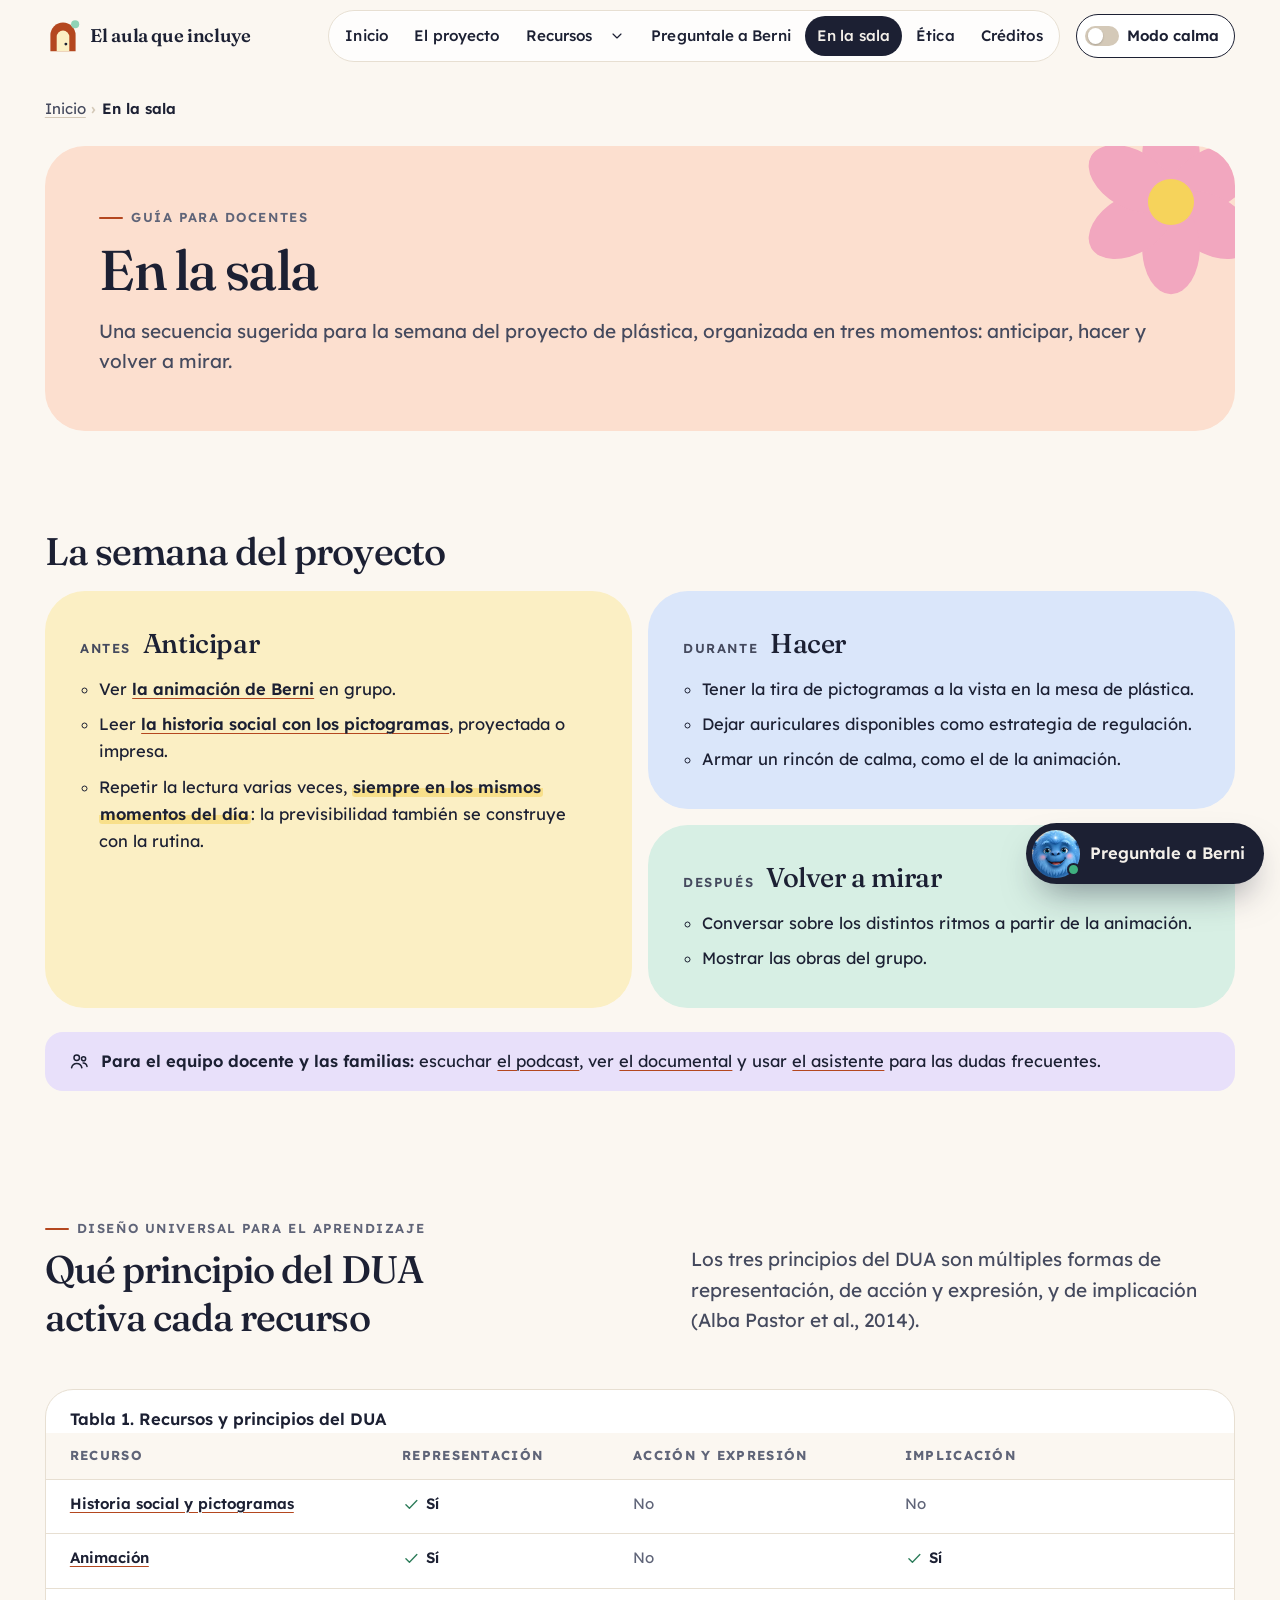
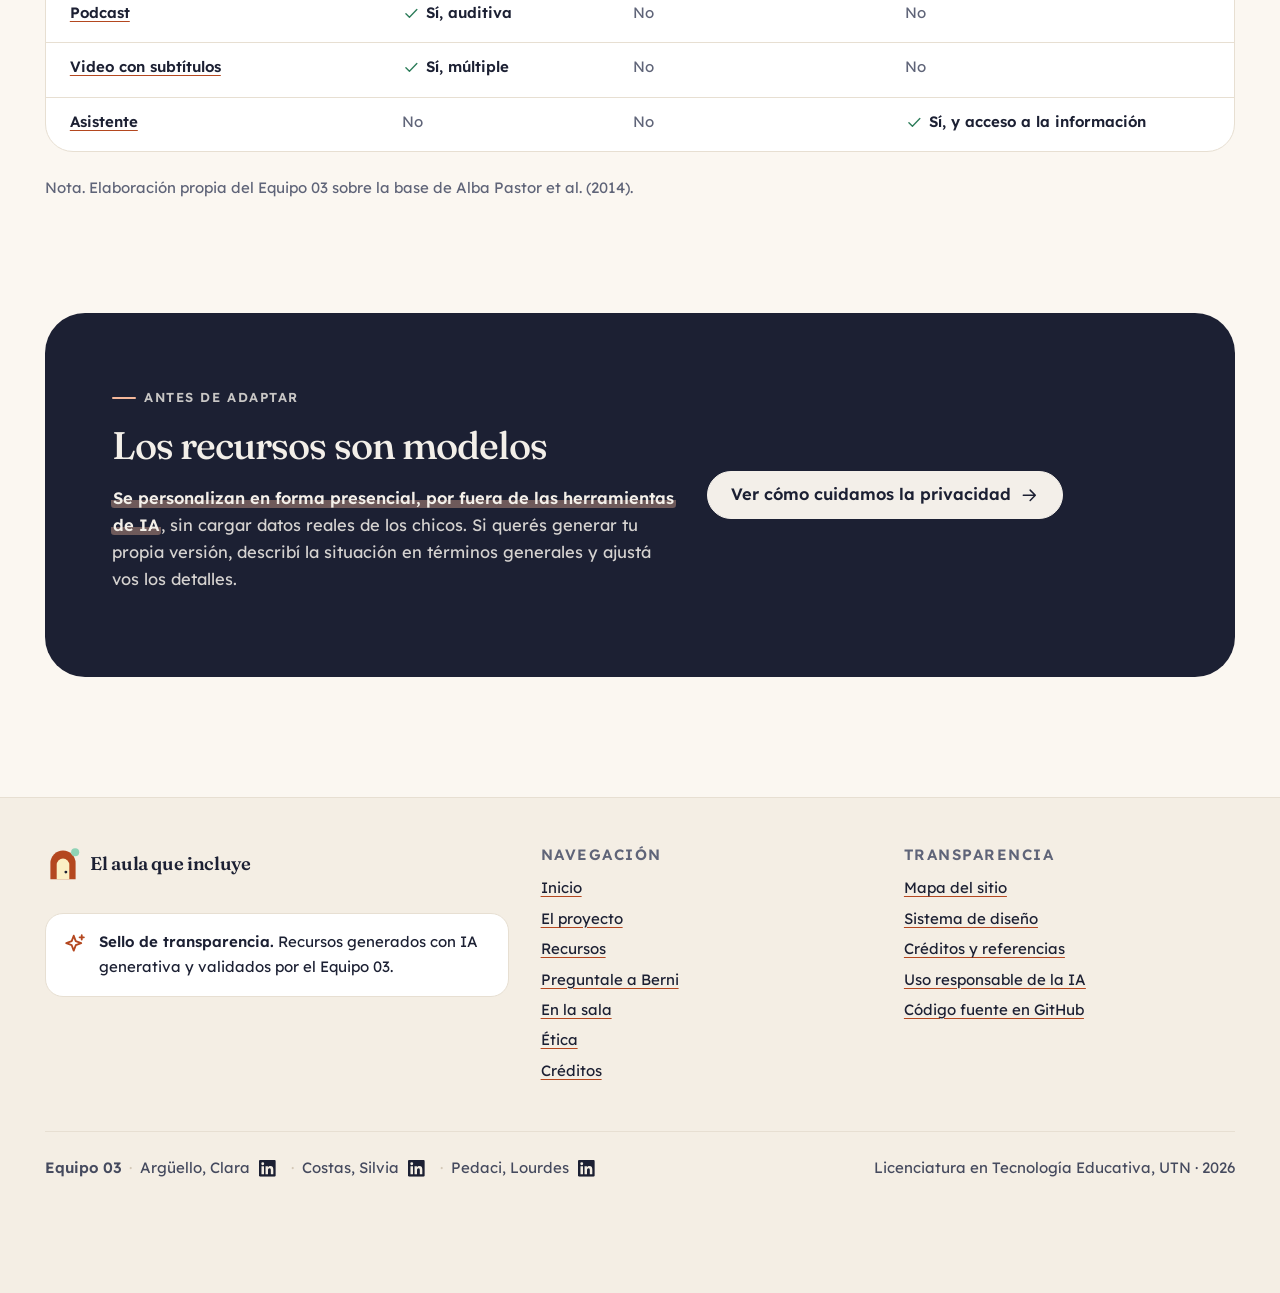
<file: en-la-sala.html>
<!doctype html>
<html lang="es-AR" data-root="">
<head>
<meta charset="utf-8">
<meta name="viewport" content="width=device-width, initial-scale=1">
<title>En la sala, guía para docentes · El aula que incluye</title>
<meta name="description" content="Secuencia sugerida para usar los recursos durante la semana del proyecto de plástica: anticipar, hacer y volver a mirar. Con tabla de recursos y principios del DUA.">
<link rel="canonical" href="https://lpedaci.github.io/iag-tif/en-la-sala.html">
<meta name="theme-color" content="#FBF7F1">
<meta property="og:type" content="website">
<meta property="og:locale" content="es_AR">
<meta property="og:site_name" content="El aula que incluye">
<meta property="og:title" content="En la sala, guía para docentes · El aula que incluye">
<meta property="og:description" content="Secuencia sugerida para usar los recursos durante la semana del proyecto de plástica: anticipar, hacer y volver a mirar. Con tabla de recursos y principios del DUA.">
<meta property="og:url" content="https://lpedaci.github.io/iag-tif/en-la-sala.html">
<meta property="og:image" content="https://lpedaci.github.io/iag-tif/assets/img/og/og-el-aula-que-incluye.jpg">
<meta property="og:image:width" content="1200">
<meta property="og:image:height" content="630">
<meta property="og:image:alt" content="Berni, un monstruo azul y peludo con destellos blancos, sentado y sonriendo sobre un fondo beige.">
<meta name="twitter:card" content="summary_large_image">
<link rel="icon" href="favicon.ico" sizes="any">
<link rel="icon" type="image/png" sizes="32x32" href="assets/img/favicon-32.png">
<link rel="apple-touch-icon" href="assets/img/apple-touch-icon.png">
<link rel="preconnect" href="https://fonts.googleapis.com">
<link rel="preconnect" href="https://fonts.gstatic.com" crossorigin>
<link rel="stylesheet" href="https://fonts.googleapis.com/css2?family=Lexend:wght@300..700&amp;family=Fraunces:ital,opsz,wght@0,9..144,300..700;1,9..144,300..700&amp;display=swap">
<link rel="stylesheet" href="assets/css/tokens.css?v=20261107a">
<link rel="stylesheet" href="assets/css/base.css?v=20261107a">
<link rel="stylesheet" href="assets/css/components.css?v=20261107m">
<script src="assets/js/calma.js?v=20261107a"></script>
<script src="assets/js/main.js?v=20261107b" defer></script>

<script src="assets/js/chatbot.js?v=20261107c" defer></script>
</head>
<body>
<svg xmlns="http://www.w3.org/2000/svg" style="display:none" aria-hidden="true"><symbol id="i-arrow" viewBox="0 0 24 24"><path d="M5 12h14M13 6l6 6-6 6"/></symbol><symbol id="i-arrow-left" viewBox="0 0 24 24"><path d="M19 12H5M11 6l-6 6 6 6"/></symbol><symbol id="i-chevron" viewBox="0 0 24 24"><path d="M6 9l6 6 6-6"/></symbol><symbol id="i-menu" viewBox="0 0 24 24"><path d="M4 7h16M4 12h16M4 17h10"/></symbol><symbol id="i-close" viewBox="0 0 24 24"><path d="M6 6l12 12M18 6L6 18"/></symbol><symbol id="i-book" viewBox="0 0 24 24"><path d="M4 5.5A2.5 2.5 0 0 1 6.5 3H20v15H6.5A2.5 2.5 0 0 0 4 20.5zM4 20.5A2.5 2.5 0 0 0 6.5 23H20M8.5 7.5h7"/></symbol><symbol id="i-film" viewBox="0 0 24 24"><rect x="3" y="4" width="18" height="16" rx="3"/><path d="M3 9h18M8.5 4l-2 5M13.5 4l-2 5M18.5 4l-2 5"/></symbol><symbol id="i-headphones" viewBox="0 0 24 24"><path d="M4 15v-3a8 8 0 0 1 16 0v3"/><rect x="3" y="14" width="4.5" height="6.5" rx="1.6"/><rect x="16.5" y="14" width="4.5" height="6.5" rx="1.6"/></symbol><symbol id="i-video" viewBox="0 0 24 24"><rect x="2.5" y="6" width="13" height="12" rx="3"/><path d="M15.5 10.5l6-3.5v10l-6-3.5"/></symbol><symbol id="i-chat" viewBox="0 0 24 24"><path d="M20.5 12a8.5 8.5 0 0 1-12.3 7.6L3.5 20.5l1-4.4A8.5 8.5 0 1 1 20.5 12z"/><path d="M8.5 12h.01M12 12h.01M15.5 12h.01"/></symbol><symbol id="i-sparkle" viewBox="0 0 24 24"><path d="M11 3.5l1.9 5.1 5.1 1.9-5.1 1.9L11 17.5l-1.9-5.1L4 10.5l5.1-1.9zM18.5 3v4M16.5 5h4"/></symbol><symbol id="i-leaf" viewBox="0 0 24 24"><path d="M5 19.5C5 11 10 5 20 4.5c0 10-6 15-14.5 15"/><path d="M5 19.5l7.5-7.5"/></symbol><symbol id="i-print" viewBox="0 0 24 24"><path d="M7 9V3.5h10V9"/><rect x="3" y="9" width="18" height="8" rx="2"/><path d="M7 14h10v6.5H7z"/></symbol><symbol id="i-download" viewBox="0 0 24 24"><path d="M12 3.5v11.5M7 10l5 5 5-5M4.5 20.5h15"/></symbol><symbol id="i-play" viewBox="0 0 24 24"><path d="M8 5.5v13l11-6.5z" fill="currentColor" stroke="none"/></symbol><symbol id="i-external" viewBox="0 0 24 24"><path d="M14 4h6v6M20 4l-9 9M18 14v5a1 1 0 0 1-1 1H5a1 1 0 0 1-1-1V7a1 1 0 0 1 1-1h5"/></symbol><symbol id="i-plus" viewBox="0 0 24 24"><path d="M12 5v14M5 12h14"/></symbol><symbol id="i-check" viewBox="0 0 24 24"><path d="M5 12.5l4.5 4.5L19 7"/></symbol><symbol id="i-users" viewBox="0 0 24 24"><circle cx="9" cy="8" r="3.2"/><path d="M3 19.5c.8-3.4 3.2-5 6-5s5.2 1.6 6 5"/><circle cx="17" cy="9" r="2.4"/><path d="M16.5 14c2.3 0 3.9 1.3 4.5 4"/></symbol><symbol id="i-eye" viewBox="0 0 24 24"><path d="M2.5 12S6 5.5 12 5.5 21.5 12 21.5 12 18 18.5 12 18.5 2.5 12 2.5 12z"/><circle cx="12" cy="12" r="3"/></symbol><symbol id="i-shield" viewBox="0 0 24 24"><path d="M12 3l7.5 3v5.5c0 4.5-3.2 8.3-7.5 9.5-4.3-1.2-7.5-5-7.5-9.5V6z"/><path d="M9 12l2 2 4-4"/></symbol><symbol id="i-scale" viewBox="0 0 24 24"><path d="M12 4v16M7 20h10M5 7h14M5 7l-2.5 6a2.5 2.5 0 0 0 5 0zM19 7l-2.5 6a2.5 2.5 0 0 0 5 0z"/></symbol><symbol id="i-lock" viewBox="0 0 24 24"><rect x="5" y="11" width="14" height="9.5" rx="2.5"/><path d="M8 11V8a4 4 0 0 1 8 0v3"/></symbol><symbol id="i-map" viewBox="0 0 24 24"><path d="M9 4L3 6.5V20l6-2.5 6 2.5 6-2.5V4l-6 2.5zM9 4v13.5M15 6.5V20"/></symbol><symbol id="i-heart" viewBox="0 0 24 24"><path d="M12 20s-7.5-4.6-7.5-10A4.3 4.3 0 0 1 12 7.4 4.3 4.3 0 0 1 19.5 10C19.5 15.4 12 20 12 20z"/></symbol><symbol id="i-info" viewBox="0 0 24 24"><circle cx="12" cy="12" r="9"/><path d="M12 11v5.5M12 7.5h.01"/></symbol><symbol id="i-clock" viewBox="0 0 24 24"><circle cx="12" cy="12" r="9"/><path d="M12 7v5l3 2"/></symbol><symbol id="i-grid" viewBox="0 0 24 24"><rect x="4" y="4" width="6.5" height="6.5" rx="1.5"/><rect x="13.5" y="4" width="6.5" height="6.5" rx="1.5"/><rect x="4" y="13.5" width="6.5" height="6.5" rx="1.5"/><rect x="13.5" y="13.5" width="6.5" height="6.5" rx="1.5"/></symbol><symbol id="i-slides" viewBox="0 0 24 24"><rect x="6" y="4.5" width="12" height="15" rx="2"/><path d="M2.5 8v8M21.5 8v8"/></symbol><symbol id="i-home" viewBox="0 0 24 24"><path d="M4 11l8-7 8 7v9H15v-6H9v6H4z"/></symbol><symbol id="i-blocks" viewBox="0 0 24 24"><rect x="3.5" y="12" width="7.5" height="8.5" rx="1.5"/><rect x="13" y="12" width="7.5" height="8.5" rx="1.5"/><rect x="8.25" y="3.5" width="7.5" height="8.5" rx="1.5"/></symbol><symbol id="i-scale-balance" viewBox="0 0 24 24"><path d="M3 12h18"/></symbol><symbol id="i-compass" viewBox="0 0 24 24"><circle cx="12" cy="12" r="9"/><path d="M15.5 8.5l-2 5-5 2 2-5z"/></symbol><symbol id="i-linkedin" viewBox="0 0 24 24"><path fill="currentColor" stroke="none" d="M20.45 20.45h-3.56v-5.57c0-1.33-.02-3.04-1.85-3.04-1.86 0-2.14 1.45-2.14 2.94v5.67H9.35V9h3.41v1.56h.05c.48-.9 1.64-1.85 3.37-1.85 3.6 0 4.27 2.37 4.27 5.46v6.28zM5.34 7.43a2.06 2.06 0 1 1 0-4.13 2.06 2.06 0 0 1 0 4.13zM7.12 20.45H3.56V9h3.56v11.45zM22.22 0H1.77C.79 0 0 .77 0 1.73v20.54C0 23.23.79 24 1.77 24h20.45c.98 0 1.78-.77 1.78-1.73V1.73C24 .77 23.2 0 22.22 0z"/></symbol></svg>
<a class="skip-link" href="#contenido">Saltar al contenido</a>
<header class="site-header">
  <div class="wrap site-header__inner">
    <a class="brand" href="index.html"><svg class="brand__mark" viewBox="0 0 40 40" aria-hidden="true" focusable="false"><path d="M6 37V19a14 14 0 0 1 28 0v18z" fill="var(--c-accent)"/><path d="M13 37V21a7 7 0 0 1 14 0v16z" fill="var(--t-butter)"/><circle cx="23.2" cy="29" r="1.6" fill="var(--c-ink)"/><circle cx="33.5" cy="7" r="4.5" fill="var(--d-mint)"/></svg><span class="brand__text">El aula que incluye</span></a>
    <nav class="nav" aria-label="Principal"><ul class="nav__list"><li><a class="nav__link" href="index.html">Inicio</a></li><li><a class="nav__link" href="proyecto.html">El proyecto</a></li><li class="nav__has-sub"><div class="nav__pair"><a class="nav__link" href="recursos/index.html">Recursos</a><button class="nav__link nav__sub-btn" type="button" aria-expanded="false" aria-controls="submenu-recursos" data-submenu-toggle><span class="visually-hidden">Mostrar recursos</span><svg class="icon" aria-hidden="true" focusable="false"><use href="#i-chevron"/></svg></button></div><ul class="submenu" id="submenu-recursos" hidden><li><a href="recursos/historia-social.html"><span class="submenu__ico" style="--tint:var(--t-butter)"><svg class="icon" aria-hidden="true" focusable="false"><use href="#i-book"/></svg></span><span>Historia social<small>Unidad 2 · Texto e imagen</small></span></a></li><li><a href="recursos/animacion.html"><span class="submenu__ico" style="--tint:var(--t-sky)"><svg class="icon" aria-hidden="true" focusable="false"><use href="#i-film"/></svg></span><span>Animación<small>Unidad 3 · Video</small></span></a></li><li><a href="recursos/podcast.html"><span class="submenu__ico" style="--tint:var(--t-lav)"><svg class="icon" aria-hidden="true" focusable="false"><use href="#i-headphones"/></svg></span><span>Podcast<small>Unidad 4 · Audio</small></span></a></li><li><a href="recursos/video.html"><span class="submenu__ico" style="--tint:var(--t-peach)"><svg class="icon" aria-hidden="true" focusable="false"><use href="#i-video"/></svg></span><span>Video<small>Unidad 5 · Video</small></span></a></li><li class="submenu__all"><a href="recursos/index.html"><span class="submenu__ico"><svg class="icon" aria-hidden="true" focusable="false"><use href="#i-grid"/></svg></span><span>Ver todos los recursos<small>Con filtro por formato</small></span></a></li></ul></li><li><a class="nav__link" href="asistente.html">Preguntale a Berni</a></li><li><a class="nav__link" href="en-la-sala.html" aria-current="page">En la sala</a></li><li><a class="nav__link" href="etica.html">Ética</a></li><li><a class="nav__link" href="creditos.html">Créditos</a></li></ul></nav>
    <div class="header-tools">
      <button class="calma-toggle" type="button" aria-pressed="false" data-calma-toggle><span class="calma-toggle__dot" aria-hidden="true"></span><span class="calma-toggle__label">Modo calma</span><span class="calma-toggle__label-short">Calma</span></button>
      <button class="menu-toggle" type="button" aria-expanded="false" aria-controls="menu-mobile" data-menu-open><span class="visually-hidden">Abrir menú</span><svg class="icon" aria-hidden="true" focusable="false"><use href="#i-menu"/></svg></button>
      <a class="menu-nojs" href="#navegacion-pie">Menú</a>
    </div>
  </div>
  <p class="visually-hidden" id="calma-aviso" aria-live="polite"></p>
</header>
  <div class="mobile-menu" id="menu-mobile" role="dialog" aria-modal="true" aria-label="Menú del sitio" hidden>
    <div class="mobile-menu__top">
      <a class="brand" href="index.html"><svg class="brand__mark" viewBox="0 0 40 40" aria-hidden="true" focusable="false"><path d="M6 37V19a14 14 0 0 1 28 0v18z" fill="var(--c-accent)"/><path d="M13 37V21a7 7 0 0 1 14 0v16z" fill="var(--t-butter)"/><circle cx="23.2" cy="29" r="1.6" fill="var(--c-ink)"/><circle cx="33.5" cy="7" r="4.5" fill="var(--d-mint)"/></svg><span class="brand__text">El aula que incluye</span></a>
      <button class="menu-toggle" type="button" data-menu-close><span class="visually-hidden">Cerrar menú</span><svg class="icon" aria-hidden="true" focusable="false"><use href="#i-close"/></svg></button>
    </div>
    <nav aria-label="Principal, versión mobile"><ul class="mobile-menu__list"><li><a href="index.html">Inicio<svg class="icon" aria-hidden="true" focusable="false"><use href="#i-arrow"/></svg></a></li><li><a href="proyecto.html">El proyecto<svg class="icon" aria-hidden="true" focusable="false"><use href="#i-arrow"/></svg></a></li><li><a href="recursos/index.html">Recursos<svg class="icon" aria-hidden="true" focusable="false"><use href="#i-arrow"/></svg></a><ul class="mobile-menu__sub"><li><a href="recursos/historia-social.html">Historia social</a></li><li><a href="recursos/animacion.html">Animación</a></li><li><a href="recursos/podcast.html">Podcast</a></li><li><a href="recursos/video.html">Video</a></li></ul></li><li><a href="asistente.html">Preguntale a Berni<svg class="icon" aria-hidden="true" focusable="false"><use href="#i-arrow"/></svg></a></li><li><a href="en-la-sala.html" aria-current="page">En la sala<svg class="icon" aria-hidden="true" focusable="false"><use href="#i-arrow"/></svg></a></li><li><a href="etica.html">Ética<svg class="icon" aria-hidden="true" focusable="false"><use href="#i-arrow"/></svg></a></li><li><a href="creditos.html">Créditos<svg class="icon" aria-hidden="true" focusable="false"><use href="#i-arrow"/></svg></a></li><li><a href="mapa-del-sitio.html">Mapa del sitio<svg class="icon" aria-hidden="true" focusable="false"><use href="#i-arrow"/></svg></a></li></ul></nav>
    <div class="mobile-menu__foot"><button class="calma-toggle" type="button" aria-pressed="false" data-calma-toggle><span class="calma-toggle__dot" aria-hidden="true"></span><span class="calma-toggle__label">Modo calma</span><span class="calma-toggle__label-short">Calma</span></button></div>
  </div>
<main id="contenido" tabindex="-1">
<header class="page-hero">
  <div class="wrap">
    <nav class="breadcrumb" aria-label="Ruta de navegación"><ol><li><a href="index.html">Inicio</a></li><li><span aria-current="page">En la sala</span></li></ol></nav>
    <div class="page-hero__panel" style="--tint:var(--t-peach)">
      <div class="deco deco--spin" style="right:-2rem;top:-2.5rem;width:12rem" aria-hidden="true"><svg viewBox="0 0 100 100"><ellipse cx="50" cy="26" rx="15" ry="24" fill="var(--d-flower)" transform="rotate(0 50 50)"/><ellipse cx="50" cy="26" rx="15" ry="24" fill="var(--d-flower)" transform="rotate(60 50 50)"/><ellipse cx="50" cy="26" rx="15" ry="24" fill="var(--d-flower)" transform="rotate(120 50 50)"/><ellipse cx="50" cy="26" rx="15" ry="24" fill="var(--d-flower)" transform="rotate(180 50 50)"/><ellipse cx="50" cy="26" rx="15" ry="24" fill="var(--d-flower)" transform="rotate(240 50 50)"/><ellipse cx="50" cy="26" rx="15" ry="24" fill="var(--d-flower)" transform="rotate(300 50 50)"/><circle cx="50" cy="50" r="12" fill="var(--d-star)"/></svg></div>
      <p class="eyebrow">Guía para docentes</p>
      <h1>En la sala</h1>
      <p class="lead">Una secuencia sugerida para la semana del proyecto de plástica, organizada en tres momentos: anticipar, hacer y volver a mirar.</p>
    </div>
  </div>
</header>

<section class="section--tight" aria-labelledby="semana-t">
  <div class="wrap">
    <h2 id="semana-t">La semana del proyecto</h2>
    <ol class="week">
      <li class="reveal" style="--tint:var(--t-butter)">
        <h3><span>Antes</span>Anticipar</h3>
        <ul>
          <li>Ver <a href="recursos/animacion.html">la animación de Berni</a> en grupo.</li>
          <li>Leer <a href="recursos/historia-social.html">la historia social con los pictogramas</a>, proyectada o impresa.</li>
          <li>Repetir la lectura varias veces, <mark class="key">siempre en los mismos momentos del día</mark>: la previsibilidad también se construye con la rutina.</li>
        </ul>
      </li>
      <li class="reveal" style="--i:1;--tint:var(--t-sky)">
        <h3><span>Durante</span>Hacer</h3>
        <ul>
          <li>Tener la tira de pictogramas a la vista en la mesa de plástica.</li>
          <li>Dejar auriculares disponibles como estrategia de regulación.</li>
          <li>Armar un rincón de calma, como el de la animación.</li>
        </ul>
      </li>
      <li class="reveal" style="--i:2;--tint:var(--t-mint)">
        <h3><span>Después</span>Volver a mirar</h3>
        <ul>
          <li>Conversar sobre los distintos ritmos a partir de la animación.</li>
          <li>Mostrar las obras del grupo.</li>
        </ul>
      </li>
    </ol>
    <div class="callout callout--lav" style="margin-top:1.5rem;max-width:none"><svg class="icon" aria-hidden="true" focusable="false"><use href="#i-users"/></svg><p><strong>Para el equipo docente y las familias:</strong> escuchar <a href="recursos/podcast.html">el podcast</a>, ver <a href="recursos/video.html">el documental</a> y usar <a href="asistente.html">el asistente</a> para las dudas frecuentes.</p></div>
  </div>
</section>

<section class="section--tight" aria-labelledby="dua-t">
  <div class="wrap">
    <div class="section-head section-head--split">
      <div><p class="eyebrow">Diseño Universal para el Aprendizaje</p><h2 id="dua-t">Qué principio del DUA activa cada recurso</h2></div>
      <p class="lead">Los tres principios del DUA son múltiples formas de representación, de acción y expresión, y de implicación (Alba Pastor et al., 2014).</p>
    </div>
    <div class="table-wrap" role="region" aria-labelledby="tabla-dua" tabindex="0">
      <table>
        <caption id="tabla-dua">Tabla 1. Recursos y principios del DUA</caption>
        <thead><tr><th scope="col">Recurso</th><th scope="col">Representación</th><th scope="col">Acción y expresión</th><th scope="col">Implicación</th></tr></thead>
        <tbody>
          <tr><th scope="row"><a href="recursos/historia-social.html">Historia social y pictogramas</a></th><td><span class="yes"><svg class="icon" aria-hidden="true" focusable="false"><use href="#i-check"/></svg>Sí</span></td><td><span class="no">No</span></td><td><span class="no">No</span></td></tr>
          <tr><th scope="row"><a href="recursos/animacion.html">Animación</a></th><td><span class="yes"><svg class="icon" aria-hidden="true" focusable="false"><use href="#i-check"/></svg>Sí</span></td><td><span class="no">No</span></td><td><span class="yes"><svg class="icon" aria-hidden="true" focusable="false"><use href="#i-check"/></svg>Sí</span></td></tr>
          <tr><th scope="row"><a href="recursos/podcast.html">Podcast</a></th><td><span class="yes"><svg class="icon" aria-hidden="true" focusable="false"><use href="#i-check"/></svg>Sí, auditiva</span></td><td><span class="no">No</span></td><td><span class="no">No</span></td></tr>
          <tr><th scope="row"><a href="recursos/video.html">Video con subtítulos</a></th><td><span class="yes"><svg class="icon" aria-hidden="true" focusable="false"><use href="#i-check"/></svg>Sí, múltiple</span></td><td><span class="no">No</span></td><td><span class="no">No</span></td></tr>
          <tr><th scope="row"><a href="asistente.html">Asistente</a></th><td><span class="no">No</span></td><td><span class="no">No</span></td><td><span class="yes"><svg class="icon" aria-hidden="true" focusable="false"><use href="#i-check"/></svg>Sí, y acceso a la información</span></td></tr>
        </tbody>
      </table>
    </div>
    <p class="small muted">Nota. Elaboración propia del Equipo 03 sobre la base de Alba Pastor et al. (2014).</p>
  </div>
</section>

<section class="section--tight" aria-labelledby="aviso-t">
  <div class="wrap">
    <div class="ink-panel">
      <div>
        <p class="eyebrow">Antes de adaptar</p>
        <h2 id="aviso-t">Los recursos son modelos</h2>
        <p><mark class="key">Se personalizan en forma presencial, por fuera de las herramientas de IA</mark>, sin cargar datos reales de los chicos. Si querés generar tu propia versión, describí la situación en términos generales y ajustá vos los detalles.</p>
      </div>
      <div class="btn-row">
        <a class="btn" href="etica.html#privacidad">Ver cómo cuidamos la privacidad<svg class="icon" aria-hidden="true" focusable="false"><use href="#i-arrow"/></svg></a>
      </div>
    </div>
  </div>
</section>
</main>
<footer class="site-footer">
  <div class="wrap">
    <div class="site-footer__grid">
      <div>
        <a class="brand" href="index.html"><svg class="brand__mark" viewBox="0 0 40 40" aria-hidden="true" focusable="false"><path d="M6 37V19a14 14 0 0 1 28 0v18z" fill="var(--c-accent)"/><path d="M13 37V21a7 7 0 0 1 14 0v16z" fill="var(--t-butter)"/><circle cx="23.2" cy="29" r="1.6" fill="var(--c-ink)"/><circle cx="33.5" cy="7" r="4.5" fill="var(--d-mint)"/></svg><span class="brand__text">El aula que incluye<small>IA generativa como soporte de inclusión en el nivel inicial</small></span></a>
        <p class="seal" style="margin-top:1.5rem"><svg class="icon" aria-hidden="true" focusable="false"><use href="#i-sparkle"/></svg><span><strong>Sello de transparencia.</strong> Recursos generados con IA generativa y validados por el Equipo 03.</span></p>
      </div>
      <nav aria-labelledby="navegacion-pie"><h2 id="navegacion-pie">Navegación</h2><ul><li><a href="index.html">Inicio</a></li><li><a href="proyecto.html">El proyecto</a></li><li><a href="recursos/index.html">Recursos</a></li><li><a href="asistente.html">Preguntale a Berni</a></li><li><a href="en-la-sala.html">En la sala</a></li><li><a href="etica.html">Ética</a></li><li><a href="creditos.html">Créditos</a></li></ul></nav>
      <nav aria-labelledby="pie-mas"><h2 id="pie-mas">Transparencia</h2><ul>
        <li><a href="mapa-del-sitio.html">Mapa del sitio</a></li>
        <li><a href="sistema-de-diseno.html">Sistema de diseño</a></li>
        <li><a href="creditos.html">Créditos y referencias</a></li>
        <li><a href="etica.html">Uso responsable de la IA</a></li>
        <li><a href="https://github.com/lpedaci/iag-tif">Código fuente en GitHub</a></li>
      </ul></nav>
    </div>
    <div class="site-footer__bottom">
      <p class="team-links"><strong>Equipo 03</strong><span class="team-links__item"><span class="team-links__sep" aria-hidden="true">·</span>Argüello, Clara<a class="team-links__in" href="https://www.linkedin.com/in/clara-arg%C3%BCello-684894367" target="_blank" rel="noopener noreferrer"><svg class="icon icon--fill" aria-hidden="true" focusable="false"><use href="#i-linkedin"/></svg><span class="visually-hidden">Perfil de LinkedIn de Clara Argüello (se abre en una pestaña nueva)</span></a></span><span class="team-links__item"><span class="team-links__sep" aria-hidden="true">·</span>Costas, Silvia<a class="team-links__in" href="https://www.linkedin.com/in/silvia-costas/" target="_blank" rel="noopener noreferrer"><svg class="icon icon--fill" aria-hidden="true" focusable="false"><use href="#i-linkedin"/></svg><span class="visually-hidden">Perfil de LinkedIn de Silvia Costas (se abre en una pestaña nueva)</span></a></span><span class="team-links__item"><span class="team-links__sep" aria-hidden="true">·</span>Pedaci, Lourdes<a class="team-links__in" href="https://www.linkedin.com/in/lourdes-pedaci" target="_blank" rel="noopener noreferrer"><svg class="icon icon--fill" aria-hidden="true" focusable="false"><use href="#i-linkedin"/></svg><span class="visually-hidden">Perfil de LinkedIn de Lourdes Pedaci (se abre en una pestaña nueva)</span></a></span></p>
      <p>Licenciatura en Tecnología Educativa, UTN · 2026</p>
    </div>
  </div>
</footer>
<a class="chat-launcher" href="asistente.html" aria-label="Preguntale a Berni" aria-haspopup="dialog" aria-expanded="false" aria-controls="chat-panel" data-chat-open>
  <span class="chat-launcher__ring"><img src="assets/img/berni/berni-avatar.webp" alt="" width="48" height="48"></span><span class="chat-launcher__text">Preguntale a Berni</span>
</a>
<div class="chat-panel" id="chat-panel" hidden>
  <div class="chat-panel__box" role="dialog" aria-modal="true" aria-labelledby="chat-panel-title">
    <div class="chat" data-chat data-chat-lazy>
  <div class="chat__head">
    <img class="chat__avatar" src="assets/img/berni/berni-avatar.webp" alt="" width="44" height="44">
    <div><p class="chat__title" id="chat-panel-title">Preguntale a Berni</p><p class="chat__status">Asistente guiado por opciones</p></div>
    <button class="btn btn--sm btn--ghost" type="button" data-chat-reset>Reiniciar</button><button class="icon-btn chat-panel__close" type="button" data-chat-close><span class="visually-hidden">Cerrar el asistente</span><svg class="icon" aria-hidden="true" focusable="false"><use href="#i-close"/></svg></button>
  </div>
  <div class="chat__log" role="log" aria-live="polite" aria-labelledby="chat-panel-title" tabindex="0">
    <div class="skeleton" aria-hidden="true"><span></span><span></span><span></span></div>
  </div>
  <div class="chat__foot"><p>Berni responde con textos revisados por el Equipo 03. No hay campo para escribir: así nadie carga datos personales.</p></div>
</div>
  </div>
</div>
</body>
</html>
</file>
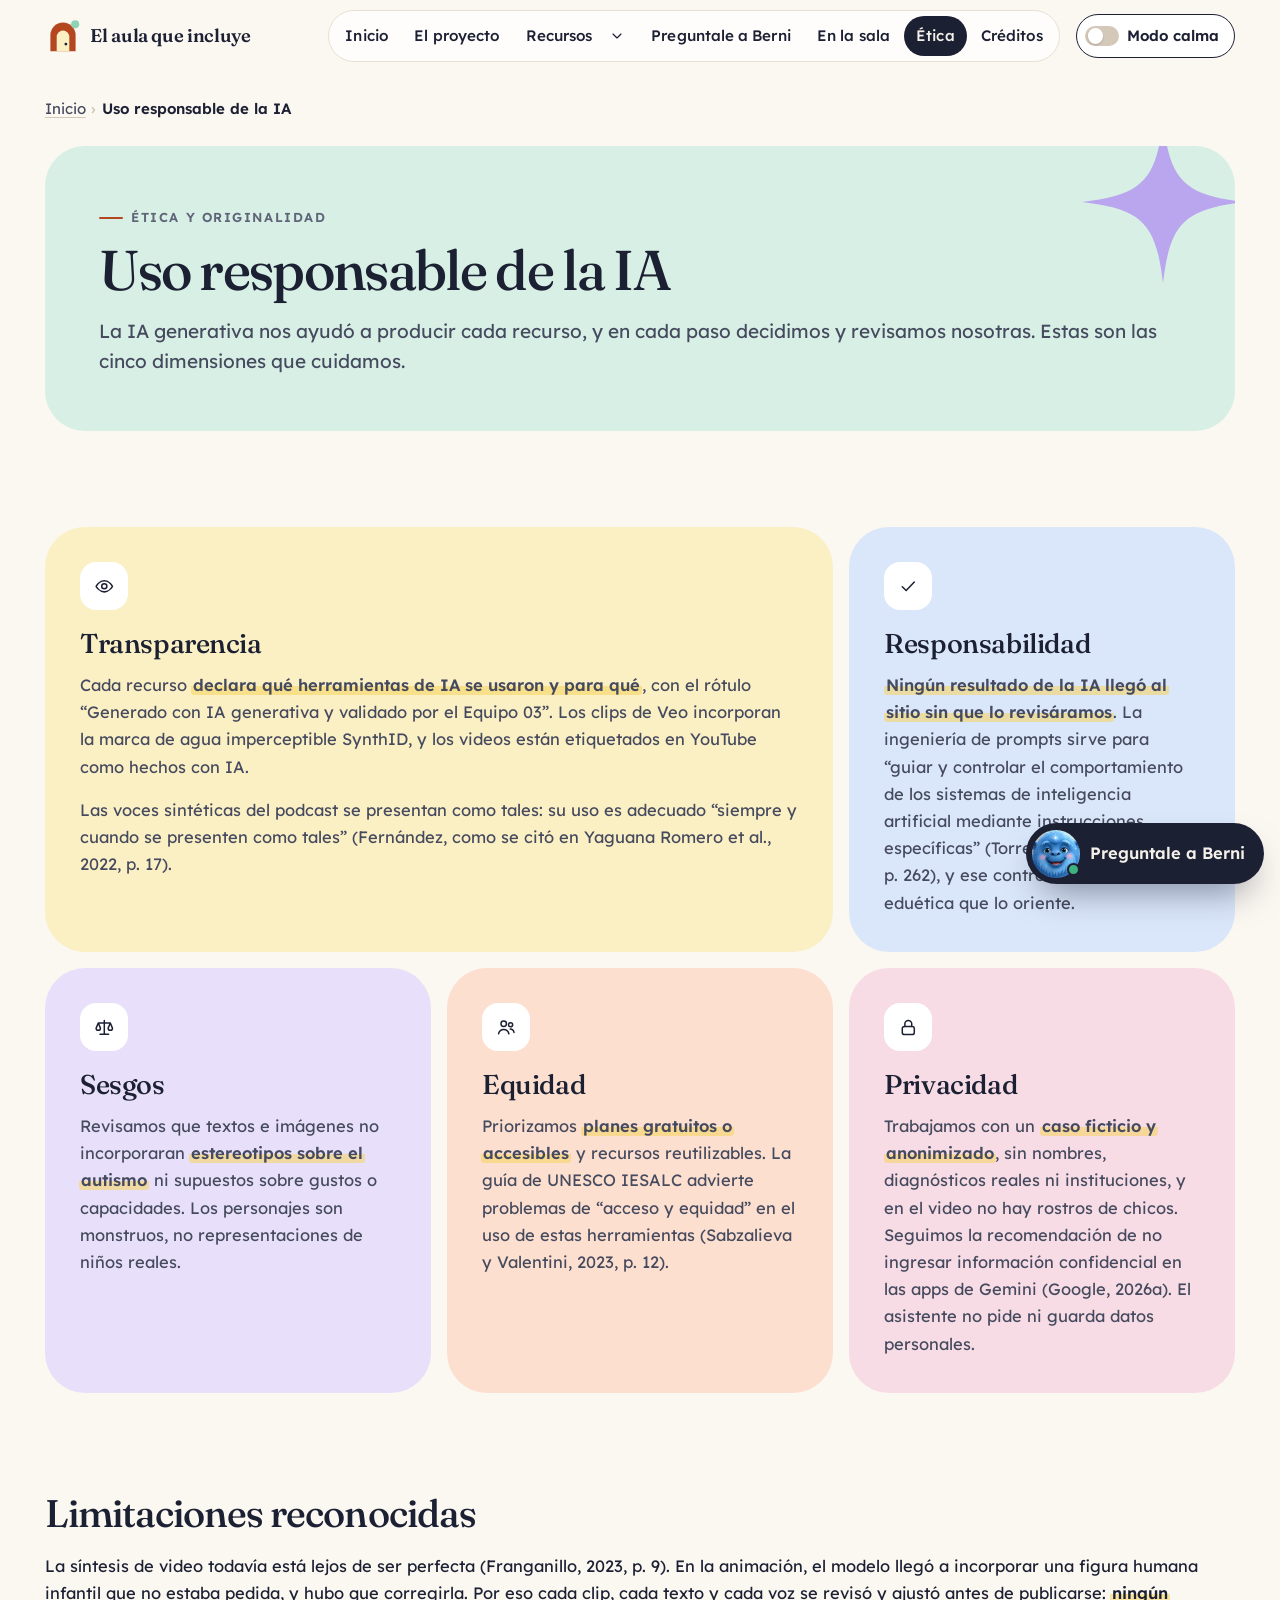
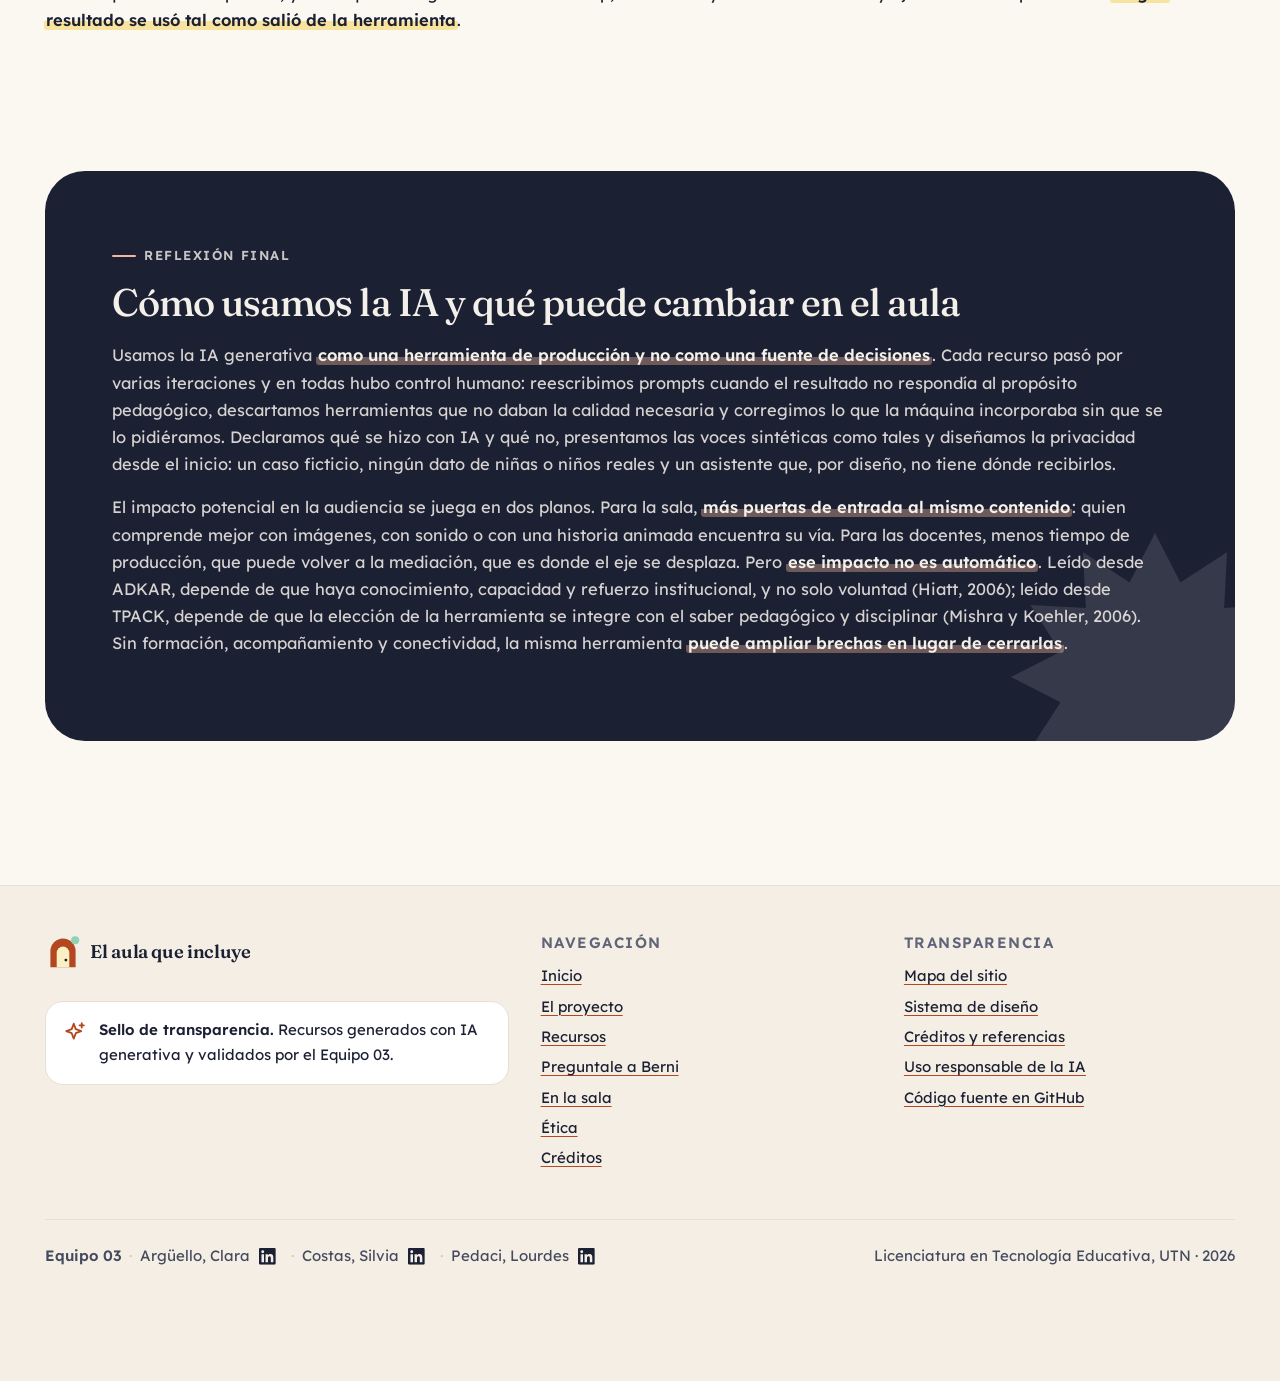
<file: etica.html>
<!doctype html>
<html lang="es-AR" data-root="">
<head>
<meta charset="utf-8">
<meta name="viewport" content="width=device-width, initial-scale=1">
<title>Uso responsable de la IA · El aula que incluye</title>
<meta name="description" content="Transparencia, responsabilidad, sesgos, equidad y privacidad: cómo usamos la IA generativa en el proyecto y qué impacto puede tener en la sala, las docentes y las familias.">
<link rel="canonical" href="https://lpedaci.github.io/iag-tif/etica.html">
<meta name="theme-color" content="#FBF7F1">
<meta property="og:type" content="website">
<meta property="og:locale" content="es_AR">
<meta property="og:site_name" content="El aula que incluye">
<meta property="og:title" content="Uso responsable de la IA · El aula que incluye">
<meta property="og:description" content="Transparencia, responsabilidad, sesgos, equidad y privacidad: cómo usamos la IA generativa en el proyecto y qué impacto puede tener en la sala, las docentes y las familias.">
<meta property="og:url" content="https://lpedaci.github.io/iag-tif/etica.html">
<meta property="og:image" content="https://lpedaci.github.io/iag-tif/assets/img/og/og-el-aula-que-incluye.jpg">
<meta property="og:image:width" content="1200">
<meta property="og:image:height" content="630">
<meta property="og:image:alt" content="Berni, un monstruo azul y peludo con destellos blancos, sentado y sonriendo sobre un fondo beige.">
<meta name="twitter:card" content="summary_large_image">
<link rel="icon" href="favicon.ico" sizes="any">
<link rel="icon" type="image/png" sizes="32x32" href="assets/img/favicon-32.png">
<link rel="apple-touch-icon" href="assets/img/apple-touch-icon.png">
<link rel="preconnect" href="https://fonts.googleapis.com">
<link rel="preconnect" href="https://fonts.gstatic.com" crossorigin>
<link rel="stylesheet" href="https://fonts.googleapis.com/css2?family=Lexend:wght@300..700&amp;family=Fraunces:ital,opsz,wght@0,9..144,300..700;1,9..144,300..700&amp;display=swap">
<link rel="stylesheet" href="assets/css/tokens.css?v=20261107a">
<link rel="stylesheet" href="assets/css/base.css?v=20261107a">
<link rel="stylesheet" href="assets/css/components.css?v=20261107m">
<script src="assets/js/calma.js?v=20261107a"></script>
<script src="assets/js/main.js?v=20261107b" defer></script>

<script src="assets/js/chatbot.js?v=20261107c" defer></script>
</head>
<body>
<svg xmlns="http://www.w3.org/2000/svg" style="display:none" aria-hidden="true"><symbol id="i-arrow" viewBox="0 0 24 24"><path d="M5 12h14M13 6l6 6-6 6"/></symbol><symbol id="i-arrow-left" viewBox="0 0 24 24"><path d="M19 12H5M11 6l-6 6 6 6"/></symbol><symbol id="i-chevron" viewBox="0 0 24 24"><path d="M6 9l6 6 6-6"/></symbol><symbol id="i-menu" viewBox="0 0 24 24"><path d="M4 7h16M4 12h16M4 17h10"/></symbol><symbol id="i-close" viewBox="0 0 24 24"><path d="M6 6l12 12M18 6L6 18"/></symbol><symbol id="i-book" viewBox="0 0 24 24"><path d="M4 5.5A2.5 2.5 0 0 1 6.5 3H20v15H6.5A2.5 2.5 0 0 0 4 20.5zM4 20.5A2.5 2.5 0 0 0 6.5 23H20M8.5 7.5h7"/></symbol><symbol id="i-film" viewBox="0 0 24 24"><rect x="3" y="4" width="18" height="16" rx="3"/><path d="M3 9h18M8.5 4l-2 5M13.5 4l-2 5M18.5 4l-2 5"/></symbol><symbol id="i-headphones" viewBox="0 0 24 24"><path d="M4 15v-3a8 8 0 0 1 16 0v3"/><rect x="3" y="14" width="4.5" height="6.5" rx="1.6"/><rect x="16.5" y="14" width="4.5" height="6.5" rx="1.6"/></symbol><symbol id="i-video" viewBox="0 0 24 24"><rect x="2.5" y="6" width="13" height="12" rx="3"/><path d="M15.5 10.5l6-3.5v10l-6-3.5"/></symbol><symbol id="i-chat" viewBox="0 0 24 24"><path d="M20.5 12a8.5 8.5 0 0 1-12.3 7.6L3.5 20.5l1-4.4A8.5 8.5 0 1 1 20.5 12z"/><path d="M8.5 12h.01M12 12h.01M15.5 12h.01"/></symbol><symbol id="i-sparkle" viewBox="0 0 24 24"><path d="M11 3.5l1.9 5.1 5.1 1.9-5.1 1.9L11 17.5l-1.9-5.1L4 10.5l5.1-1.9zM18.5 3v4M16.5 5h4"/></symbol><symbol id="i-leaf" viewBox="0 0 24 24"><path d="M5 19.5C5 11 10 5 20 4.5c0 10-6 15-14.5 15"/><path d="M5 19.5l7.5-7.5"/></symbol><symbol id="i-print" viewBox="0 0 24 24"><path d="M7 9V3.5h10V9"/><rect x="3" y="9" width="18" height="8" rx="2"/><path d="M7 14h10v6.5H7z"/></symbol><symbol id="i-download" viewBox="0 0 24 24"><path d="M12 3.5v11.5M7 10l5 5 5-5M4.5 20.5h15"/></symbol><symbol id="i-play" viewBox="0 0 24 24"><path d="M8 5.5v13l11-6.5z" fill="currentColor" stroke="none"/></symbol><symbol id="i-external" viewBox="0 0 24 24"><path d="M14 4h6v6M20 4l-9 9M18 14v5a1 1 0 0 1-1 1H5a1 1 0 0 1-1-1V7a1 1 0 0 1 1-1h5"/></symbol><symbol id="i-plus" viewBox="0 0 24 24"><path d="M12 5v14M5 12h14"/></symbol><symbol id="i-check" viewBox="0 0 24 24"><path d="M5 12.5l4.5 4.5L19 7"/></symbol><symbol id="i-users" viewBox="0 0 24 24"><circle cx="9" cy="8" r="3.2"/><path d="M3 19.5c.8-3.4 3.2-5 6-5s5.2 1.6 6 5"/><circle cx="17" cy="9" r="2.4"/><path d="M16.5 14c2.3 0 3.9 1.3 4.5 4"/></symbol><symbol id="i-eye" viewBox="0 0 24 24"><path d="M2.5 12S6 5.5 12 5.5 21.5 12 21.5 12 18 18.5 12 18.5 2.5 12 2.5 12z"/><circle cx="12" cy="12" r="3"/></symbol><symbol id="i-shield" viewBox="0 0 24 24"><path d="M12 3l7.5 3v5.5c0 4.5-3.2 8.3-7.5 9.5-4.3-1.2-7.5-5-7.5-9.5V6z"/><path d="M9 12l2 2 4-4"/></symbol><symbol id="i-scale" viewBox="0 0 24 24"><path d="M12 4v16M7 20h10M5 7h14M5 7l-2.5 6a2.5 2.5 0 0 0 5 0zM19 7l-2.5 6a2.5 2.5 0 0 0 5 0z"/></symbol><symbol id="i-lock" viewBox="0 0 24 24"><rect x="5" y="11" width="14" height="9.5" rx="2.5"/><path d="M8 11V8a4 4 0 0 1 8 0v3"/></symbol><symbol id="i-map" viewBox="0 0 24 24"><path d="M9 4L3 6.5V20l6-2.5 6 2.5 6-2.5V4l-6 2.5zM9 4v13.5M15 6.5V20"/></symbol><symbol id="i-heart" viewBox="0 0 24 24"><path d="M12 20s-7.5-4.6-7.5-10A4.3 4.3 0 0 1 12 7.4 4.3 4.3 0 0 1 19.5 10C19.5 15.4 12 20 12 20z"/></symbol><symbol id="i-info" viewBox="0 0 24 24"><circle cx="12" cy="12" r="9"/><path d="M12 11v5.5M12 7.5h.01"/></symbol><symbol id="i-clock" viewBox="0 0 24 24"><circle cx="12" cy="12" r="9"/><path d="M12 7v5l3 2"/></symbol><symbol id="i-grid" viewBox="0 0 24 24"><rect x="4" y="4" width="6.5" height="6.5" rx="1.5"/><rect x="13.5" y="4" width="6.5" height="6.5" rx="1.5"/><rect x="4" y="13.5" width="6.5" height="6.5" rx="1.5"/><rect x="13.5" y="13.5" width="6.5" height="6.5" rx="1.5"/></symbol><symbol id="i-slides" viewBox="0 0 24 24"><rect x="6" y="4.5" width="12" height="15" rx="2"/><path d="M2.5 8v8M21.5 8v8"/></symbol><symbol id="i-home" viewBox="0 0 24 24"><path d="M4 11l8-7 8 7v9H15v-6H9v6H4z"/></symbol><symbol id="i-blocks" viewBox="0 0 24 24"><rect x="3.5" y="12" width="7.5" height="8.5" rx="1.5"/><rect x="13" y="12" width="7.5" height="8.5" rx="1.5"/><rect x="8.25" y="3.5" width="7.5" height="8.5" rx="1.5"/></symbol><symbol id="i-scale-balance" viewBox="0 0 24 24"><path d="M3 12h18"/></symbol><symbol id="i-compass" viewBox="0 0 24 24"><circle cx="12" cy="12" r="9"/><path d="M15.5 8.5l-2 5-5 2 2-5z"/></symbol><symbol id="i-linkedin" viewBox="0 0 24 24"><path fill="currentColor" stroke="none" d="M20.45 20.45h-3.56v-5.57c0-1.33-.02-3.04-1.85-3.04-1.86 0-2.14 1.45-2.14 2.94v5.67H9.35V9h3.41v1.56h.05c.48-.9 1.64-1.85 3.37-1.85 3.6 0 4.27 2.37 4.27 5.46v6.28zM5.34 7.43a2.06 2.06 0 1 1 0-4.13 2.06 2.06 0 0 1 0 4.13zM7.12 20.45H3.56V9h3.56v11.45zM22.22 0H1.77C.79 0 0 .77 0 1.73v20.54C0 23.23.79 24 1.77 24h20.45c.98 0 1.78-.77 1.78-1.73V1.73C24 .77 23.2 0 22.22 0z"/></symbol></svg>
<a class="skip-link" href="#contenido">Saltar al contenido</a>
<header class="site-header">
  <div class="wrap site-header__inner">
    <a class="brand" href="index.html"><svg class="brand__mark" viewBox="0 0 40 40" aria-hidden="true" focusable="false"><path d="M6 37V19a14 14 0 0 1 28 0v18z" fill="var(--c-accent)"/><path d="M13 37V21a7 7 0 0 1 14 0v16z" fill="var(--t-butter)"/><circle cx="23.2" cy="29" r="1.6" fill="var(--c-ink)"/><circle cx="33.5" cy="7" r="4.5" fill="var(--d-mint)"/></svg><span class="brand__text">El aula que incluye</span></a>
    <nav class="nav" aria-label="Principal"><ul class="nav__list"><li><a class="nav__link" href="index.html">Inicio</a></li><li><a class="nav__link" href="proyecto.html">El proyecto</a></li><li class="nav__has-sub"><div class="nav__pair"><a class="nav__link" href="recursos/index.html">Recursos</a><button class="nav__link nav__sub-btn" type="button" aria-expanded="false" aria-controls="submenu-recursos" data-submenu-toggle><span class="visually-hidden">Mostrar recursos</span><svg class="icon" aria-hidden="true" focusable="false"><use href="#i-chevron"/></svg></button></div><ul class="submenu" id="submenu-recursos" hidden><li><a href="recursos/historia-social.html"><span class="submenu__ico" style="--tint:var(--t-butter)"><svg class="icon" aria-hidden="true" focusable="false"><use href="#i-book"/></svg></span><span>Historia social<small>Unidad 2 · Texto e imagen</small></span></a></li><li><a href="recursos/animacion.html"><span class="submenu__ico" style="--tint:var(--t-sky)"><svg class="icon" aria-hidden="true" focusable="false"><use href="#i-film"/></svg></span><span>Animación<small>Unidad 3 · Video</small></span></a></li><li><a href="recursos/podcast.html"><span class="submenu__ico" style="--tint:var(--t-lav)"><svg class="icon" aria-hidden="true" focusable="false"><use href="#i-headphones"/></svg></span><span>Podcast<small>Unidad 4 · Audio</small></span></a></li><li><a href="recursos/video.html"><span class="submenu__ico" style="--tint:var(--t-peach)"><svg class="icon" aria-hidden="true" focusable="false"><use href="#i-video"/></svg></span><span>Video<small>Unidad 5 · Video</small></span></a></li><li class="submenu__all"><a href="recursos/index.html"><span class="submenu__ico"><svg class="icon" aria-hidden="true" focusable="false"><use href="#i-grid"/></svg></span><span>Ver todos los recursos<small>Con filtro por formato</small></span></a></li></ul></li><li><a class="nav__link" href="asistente.html">Preguntale a Berni</a></li><li><a class="nav__link" href="en-la-sala.html">En la sala</a></li><li><a class="nav__link" href="etica.html" aria-current="page">Ética</a></li><li><a class="nav__link" href="creditos.html">Créditos</a></li></ul></nav>
    <div class="header-tools">
      <button class="calma-toggle" type="button" aria-pressed="false" data-calma-toggle><span class="calma-toggle__dot" aria-hidden="true"></span><span class="calma-toggle__label">Modo calma</span><span class="calma-toggle__label-short">Calma</span></button>
      <button class="menu-toggle" type="button" aria-expanded="false" aria-controls="menu-mobile" data-menu-open><span class="visually-hidden">Abrir menú</span><svg class="icon" aria-hidden="true" focusable="false"><use href="#i-menu"/></svg></button>
      <a class="menu-nojs" href="#navegacion-pie">Menú</a>
    </div>
  </div>
  <p class="visually-hidden" id="calma-aviso" aria-live="polite"></p>
</header>
  <div class="mobile-menu" id="menu-mobile" role="dialog" aria-modal="true" aria-label="Menú del sitio" hidden>
    <div class="mobile-menu__top">
      <a class="brand" href="index.html"><svg class="brand__mark" viewBox="0 0 40 40" aria-hidden="true" focusable="false"><path d="M6 37V19a14 14 0 0 1 28 0v18z" fill="var(--c-accent)"/><path d="M13 37V21a7 7 0 0 1 14 0v16z" fill="var(--t-butter)"/><circle cx="23.2" cy="29" r="1.6" fill="var(--c-ink)"/><circle cx="33.5" cy="7" r="4.5" fill="var(--d-mint)"/></svg><span class="brand__text">El aula que incluye</span></a>
      <button class="menu-toggle" type="button" data-menu-close><span class="visually-hidden">Cerrar menú</span><svg class="icon" aria-hidden="true" focusable="false"><use href="#i-close"/></svg></button>
    </div>
    <nav aria-label="Principal, versión mobile"><ul class="mobile-menu__list"><li><a href="index.html">Inicio<svg class="icon" aria-hidden="true" focusable="false"><use href="#i-arrow"/></svg></a></li><li><a href="proyecto.html">El proyecto<svg class="icon" aria-hidden="true" focusable="false"><use href="#i-arrow"/></svg></a></li><li><a href="recursos/index.html">Recursos<svg class="icon" aria-hidden="true" focusable="false"><use href="#i-arrow"/></svg></a><ul class="mobile-menu__sub"><li><a href="recursos/historia-social.html">Historia social</a></li><li><a href="recursos/animacion.html">Animación</a></li><li><a href="recursos/podcast.html">Podcast</a></li><li><a href="recursos/video.html">Video</a></li></ul></li><li><a href="asistente.html">Preguntale a Berni<svg class="icon" aria-hidden="true" focusable="false"><use href="#i-arrow"/></svg></a></li><li><a href="en-la-sala.html">En la sala<svg class="icon" aria-hidden="true" focusable="false"><use href="#i-arrow"/></svg></a></li><li><a href="etica.html" aria-current="page">Ética<svg class="icon" aria-hidden="true" focusable="false"><use href="#i-arrow"/></svg></a></li><li><a href="creditos.html">Créditos<svg class="icon" aria-hidden="true" focusable="false"><use href="#i-arrow"/></svg></a></li><li><a href="mapa-del-sitio.html">Mapa del sitio<svg class="icon" aria-hidden="true" focusable="false"><use href="#i-arrow"/></svg></a></li></ul></nav>
    <div class="mobile-menu__foot"><button class="calma-toggle" type="button" aria-pressed="false" data-calma-toggle><span class="calma-toggle__dot" aria-hidden="true"></span><span class="calma-toggle__label">Modo calma</span><span class="calma-toggle__label-short">Calma</span></button></div>
  </div>
<main id="contenido" tabindex="-1">
<header class="page-hero">
  <div class="wrap">
    <nav class="breadcrumb" aria-label="Ruta de navegación"><ol><li><a href="index.html">Inicio</a></li><li><span aria-current="page">Uso responsable de la IA</span></li></ol></nav>
    <div class="page-hero__panel" style="--tint:var(--t-mint)">
      <div class="deco deco--float-slow" style="right:-1rem;top:-2rem;width:11rem" aria-hidden="true"><svg viewBox="0 0 100 100"><path d="M50 4 C54 38 62 46 96 50 C62 54 54 62 50 96 C46 62 38 54 4 50 C38 46 46 38 50 4Z" fill="var(--d-lav)"/></svg></div>
      <p class="eyebrow">Ética y originalidad</p>
      <h1>Uso responsable de la IA</h1>
      <p class="lead">La IA generativa nos ayudó a producir cada recurso, y en cada paso decidimos y revisamos nosotras. Estas son las cinco dimensiones que cuidamos.</p>
    </div>
  </div>
</header>

<section class="section--tight" aria-labelledby="dims-t">
  <div class="wrap">
    <h2 id="dims-t" class="visually-hidden">Cinco dimensiones</h2>
    <ul class="dims">
      <li id="transparencia" class="reveal" style="--tint:var(--t-butter)">
        <span class="dims__ico"><svg class="icon" aria-hidden="true" focusable="false"><use href="#i-eye"/></svg></span>
        <h3>Transparencia</h3>
        <p>Cada recurso <mark class="key">declara qué herramientas de IA se usaron y para qué</mark>, con el rótulo “Generado con IA generativa y validado por el Equipo 03”. Los clips de Veo incorporan la marca de agua imperceptible SynthID, y los videos están etiquetados en YouTube como hechos con IA.</p>
        <p>Las voces sintéticas del podcast se presentan como tales: su uso es adecuado “siempre y cuando se presenten como tales” (Fernández, como se citó en Yaguana Romero et al., 2022, p. 17).</p>
      </li>
      <li id="responsabilidad" class="reveal" style="--i:1;--tint:var(--t-sky)">
        <span class="dims__ico"><svg class="icon" aria-hidden="true" focusable="false"><use href="#i-check"/></svg></span>
        <h3>Responsabilidad</h3>
        <p><mark class="key">Ningún resultado de la IA llegó al sitio sin que lo revisáramos</mark>. La ingeniería de prompts sirve para “guiar y controlar el comportamiento de los sistemas de inteligencia artificial mediante instrucciones específicas” (Torrealba Dugarte, 2024, p. 262), y ese control necesita una eduética que lo oriente.</p>
      </li>
      <li id="sesgos" class="reveal" style="--tint:var(--t-lav)">
        <span class="dims__ico"><svg class="icon" aria-hidden="true" focusable="false"><use href="#i-scale"/></svg></span>
        <h3>Sesgos</h3>
        <p>Revisamos que textos e imágenes no incorporaran <mark class="key">estereotipos sobre el autismo</mark> ni supuestos sobre gustos o capacidades. Los personajes son monstruos, no representaciones de niños reales.</p>
      </li>
      <li id="equidad" class="reveal" style="--i:1;--tint:var(--t-peach)">
        <span class="dims__ico"><svg class="icon" aria-hidden="true" focusable="false"><use href="#i-users"/></svg></span>
        <h3>Equidad</h3>
        <p>Priorizamos <mark class="key">planes gratuitos o accesibles</mark> y recursos reutilizables. La guía de UNESCO IESALC advierte problemas de “acceso y equidad” en el uso de estas herramientas (Sabzalieva y Valentini, 2023, p. 12).</p>
      </li>
      <li id="privacidad" class="reveal" style="--i:2;--tint:var(--t-rose)">
        <span class="dims__ico"><svg class="icon" aria-hidden="true" focusable="false"><use href="#i-lock"/></svg></span>
        <h3>Privacidad</h3>
        <p>Trabajamos con un <mark class="key">caso ficticio y anonimizado</mark>, sin nombres, diagnósticos reales ni instituciones, y en el video no hay rostros de chicos. Seguimos la recomendación de no ingresar información confidencial en las apps de Gemini (Google, 2026a). El asistente no pide ni guarda datos personales.</p>
      </li>
    </ul>
  </div>
</section>

<section class="section--tight" aria-labelledby="lim-t">
  <div class="wrap">
    <h2 id="lim-t">Limitaciones reconocidas</h2>
    <p>La síntesis de video todavía está lejos de ser perfecta (Franganillo, 2023, p. 9). En la animación, el modelo llegó a incorporar una figura humana infantil que no estaba pedida, y hubo que corregirla. Por eso cada clip, cada texto y cada voz se revisó y ajustó antes de publicarse: <mark class="key">ningún resultado se usó tal como salió de la herramienta</mark>.</p>
  </div>
</section>

<section class="section" aria-labelledby="reflex-t">
  <div class="wrap">
    <div class="ink-panel" style="grid-template-columns:1fr">
      <div class="deco deco--spin" style="right:-4rem;bottom:-5rem;width:18rem;opacity:.12" aria-hidden="true"><svg viewBox="0 0 100 100"><polygon points="50.0,0.0 58.8,17.2 75.0,6.7 74.0,26.0 93.3,25.0 82.8,41.2 100.0,50.0 82.8,58.8 93.3,75.0 74.0,74.0 75.0,93.3 58.8,82.8 50.0,100.0 41.2,82.8 25.0,93.3 26.0,74.0 6.7,75.0 17.2,58.8 0.0,50.0 17.2,41.2 6.7,25.0 26.0,26.0 25.0,6.7 41.2,17.2" fill="var(--c-on-ink)" stroke-linejoin="round"/></svg></div>
      <div>
        <p class="eyebrow">Reflexión final</p>
        <h2 id="reflex-t">Cómo usamos la IA y qué puede cambiar en el aula</h2>
        <p>Usamos la IA generativa <mark class="key">como una herramienta de producción y no como una fuente de decisiones</mark>. Cada recurso pasó por varias iteraciones y en todas hubo control humano: reescribimos prompts cuando el resultado no respondía al propósito pedagógico, descartamos herramientas que no daban la calidad necesaria y corregimos lo que la máquina incorporaba sin que se lo pidiéramos. Declaramos qué se hizo con IA y qué no, presentamos las voces sintéticas como tales y diseñamos la privacidad desde el inicio: un caso ficticio, ningún dato de niñas o niños reales y un asistente que, por diseño, no tiene dónde recibirlos.</p>
        <p>El impacto potencial en la audiencia se juega en dos planos. Para la sala, <mark class="key">más puertas de entrada al mismo contenido</mark>: quien comprende mejor con imágenes, con sonido o con una historia animada encuentra su vía. Para las docentes, menos tiempo de producción, que puede volver a la mediación, que es donde el eje se desplaza. Pero <mark class="key">ese impacto no es automático</mark>. Leído desde ADKAR, depende de que haya conocimiento, capacidad y refuerzo institucional, y no solo voluntad (Hiatt, 2006); leído desde TPACK, depende de que la elección de la herramienta se integre con el saber pedagógico y disciplinar (Mishra y Koehler, 2006). Sin formación, acompañamiento y conectividad, la misma herramienta <mark class="key">puede ampliar brechas en lugar de cerrarlas</mark>.</p>
      </div>
    </div>
  </div>
</section>
</main>
<footer class="site-footer">
  <div class="wrap">
    <div class="site-footer__grid">
      <div>
        <a class="brand" href="index.html"><svg class="brand__mark" viewBox="0 0 40 40" aria-hidden="true" focusable="false"><path d="M6 37V19a14 14 0 0 1 28 0v18z" fill="var(--c-accent)"/><path d="M13 37V21a7 7 0 0 1 14 0v16z" fill="var(--t-butter)"/><circle cx="23.2" cy="29" r="1.6" fill="var(--c-ink)"/><circle cx="33.5" cy="7" r="4.5" fill="var(--d-mint)"/></svg><span class="brand__text">El aula que incluye<small>IA generativa como soporte de inclusión en el nivel inicial</small></span></a>
        <p class="seal" style="margin-top:1.5rem"><svg class="icon" aria-hidden="true" focusable="false"><use href="#i-sparkle"/></svg><span><strong>Sello de transparencia.</strong> Recursos generados con IA generativa y validados por el Equipo 03.</span></p>
      </div>
      <nav aria-labelledby="navegacion-pie"><h2 id="navegacion-pie">Navegación</h2><ul><li><a href="index.html">Inicio</a></li><li><a href="proyecto.html">El proyecto</a></li><li><a href="recursos/index.html">Recursos</a></li><li><a href="asistente.html">Preguntale a Berni</a></li><li><a href="en-la-sala.html">En la sala</a></li><li><a href="etica.html">Ética</a></li><li><a href="creditos.html">Créditos</a></li></ul></nav>
      <nav aria-labelledby="pie-mas"><h2 id="pie-mas">Transparencia</h2><ul>
        <li><a href="mapa-del-sitio.html">Mapa del sitio</a></li>
        <li><a href="sistema-de-diseno.html">Sistema de diseño</a></li>
        <li><a href="creditos.html">Créditos y referencias</a></li>
        <li><a href="etica.html">Uso responsable de la IA</a></li>
        <li><a href="https://github.com/lpedaci/iag-tif">Código fuente en GitHub</a></li>
      </ul></nav>
    </div>
    <div class="site-footer__bottom">
      <p class="team-links"><strong>Equipo 03</strong><span class="team-links__item"><span class="team-links__sep" aria-hidden="true">·</span>Argüello, Clara<a class="team-links__in" href="https://www.linkedin.com/in/clara-arg%C3%BCello-684894367" target="_blank" rel="noopener noreferrer"><svg class="icon icon--fill" aria-hidden="true" focusable="false"><use href="#i-linkedin"/></svg><span class="visually-hidden">Perfil de LinkedIn de Clara Argüello (se abre en una pestaña nueva)</span></a></span><span class="team-links__item"><span class="team-links__sep" aria-hidden="true">·</span>Costas, Silvia<a class="team-links__in" href="https://www.linkedin.com/in/silvia-costas/" target="_blank" rel="noopener noreferrer"><svg class="icon icon--fill" aria-hidden="true" focusable="false"><use href="#i-linkedin"/></svg><span class="visually-hidden">Perfil de LinkedIn de Silvia Costas (se abre en una pestaña nueva)</span></a></span><span class="team-links__item"><span class="team-links__sep" aria-hidden="true">·</span>Pedaci, Lourdes<a class="team-links__in" href="https://www.linkedin.com/in/lourdes-pedaci" target="_blank" rel="noopener noreferrer"><svg class="icon icon--fill" aria-hidden="true" focusable="false"><use href="#i-linkedin"/></svg><span class="visually-hidden">Perfil de LinkedIn de Lourdes Pedaci (se abre en una pestaña nueva)</span></a></span></p>
      <p>Licenciatura en Tecnología Educativa, UTN · 2026</p>
    </div>
  </div>
</footer>
<a class="chat-launcher" href="asistente.html" aria-label="Preguntale a Berni" aria-haspopup="dialog" aria-expanded="false" aria-controls="chat-panel" data-chat-open>
  <span class="chat-launcher__ring"><img src="assets/img/berni/berni-avatar.webp" alt="" width="48" height="48"></span><span class="chat-launcher__text">Preguntale a Berni</span>
</a>
<div class="chat-panel" id="chat-panel" hidden>
  <div class="chat-panel__box" role="dialog" aria-modal="true" aria-labelledby="chat-panel-title">
    <div class="chat" data-chat data-chat-lazy>
  <div class="chat__head">
    <img class="chat__avatar" src="assets/img/berni/berni-avatar.webp" alt="" width="44" height="44">
    <div><p class="chat__title" id="chat-panel-title">Preguntale a Berni</p><p class="chat__status">Asistente guiado por opciones</p></div>
    <button class="btn btn--sm btn--ghost" type="button" data-chat-reset>Reiniciar</button><button class="icon-btn chat-panel__close" type="button" data-chat-close><span class="visually-hidden">Cerrar el asistente</span><svg class="icon" aria-hidden="true" focusable="false"><use href="#i-close"/></svg></button>
  </div>
  <div class="chat__log" role="log" aria-live="polite" aria-labelledby="chat-panel-title" tabindex="0">
    <div class="skeleton" aria-hidden="true"><span></span><span></span><span></span></div>
  </div>
  <div class="chat__foot"><p>Berni responde con textos revisados por el Equipo 03. No hay campo para escribir: así nadie carga datos personales.</p></div>
</div>
  </div>
</div>
</body>
</html>
</file>
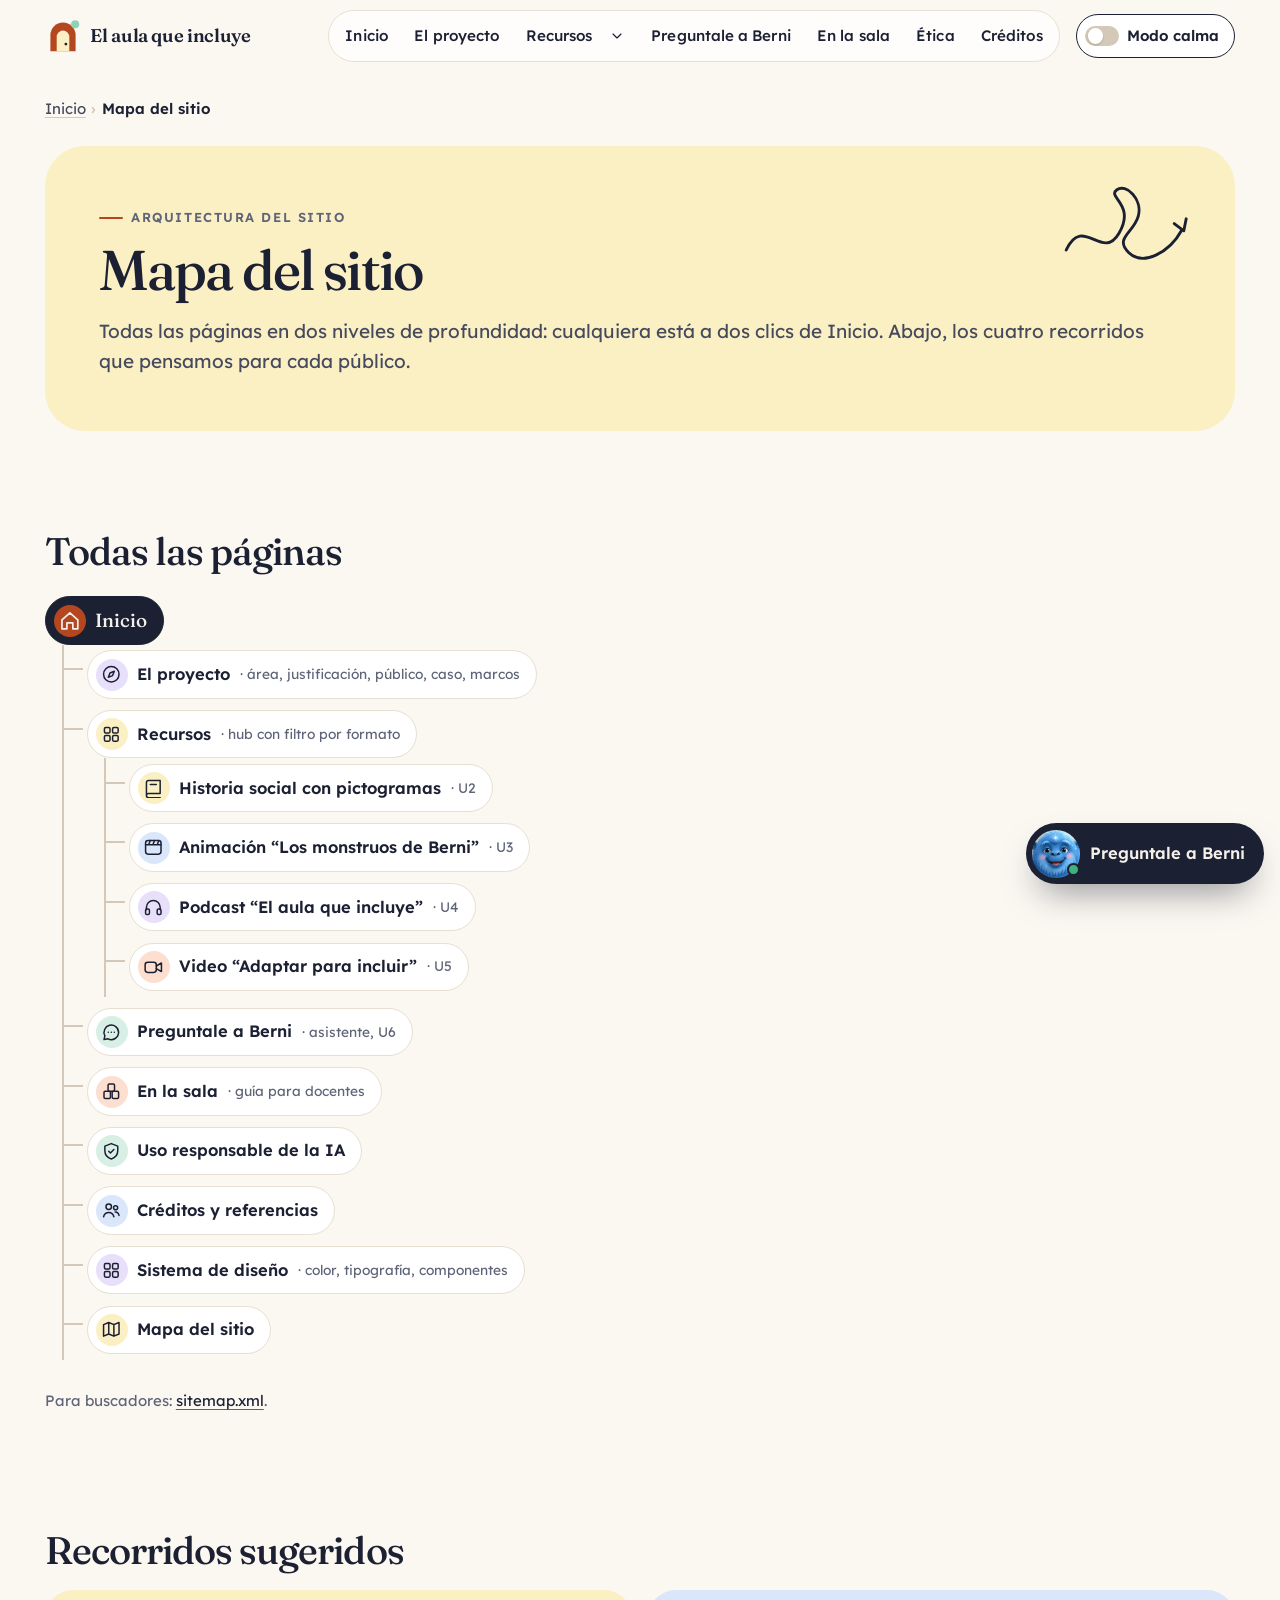
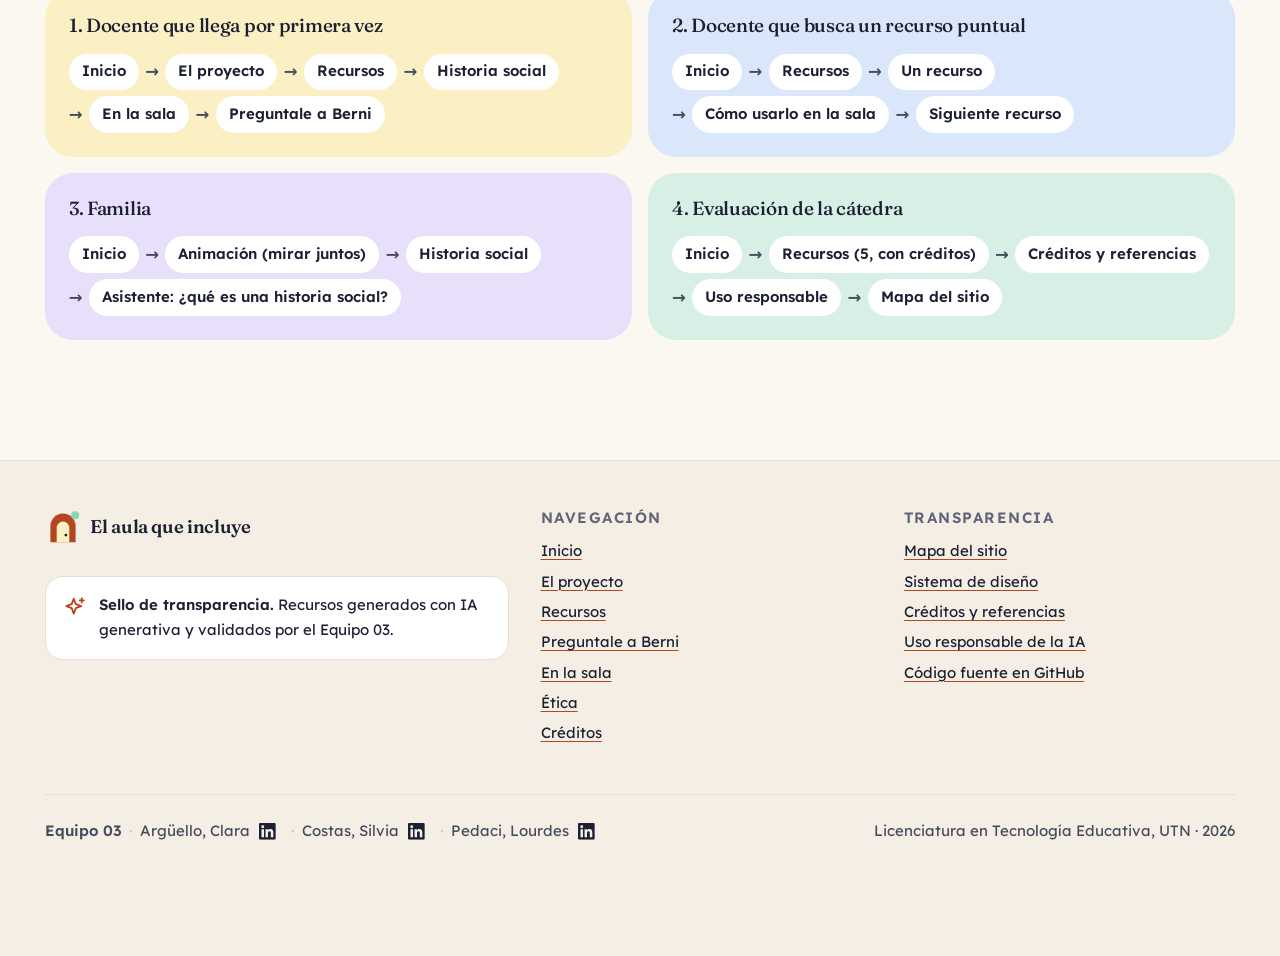
<file: mapa-del-sitio.html>
<!doctype html>
<html lang="es-AR" data-root="">
<head>
<meta charset="utf-8">
<meta name="viewport" content="width=device-width, initial-scale=1">
<title>Mapa del sitio · El aula que incluye</title>
<meta name="description" content="Todas las páginas de El aula que incluye en un árbol navegable, más los cuatro recorridos sugeridos para docentes, familias y evaluación.">
<link rel="canonical" href="https://lpedaci.github.io/iag-tif/mapa-del-sitio.html">
<meta name="theme-color" content="#FBF7F1">
<meta property="og:type" content="website">
<meta property="og:locale" content="es_AR">
<meta property="og:site_name" content="El aula que incluye">
<meta property="og:title" content="Mapa del sitio · El aula que incluye">
<meta property="og:description" content="Todas las páginas de El aula que incluye en un árbol navegable, más los cuatro recorridos sugeridos para docentes, familias y evaluación.">
<meta property="og:url" content="https://lpedaci.github.io/iag-tif/mapa-del-sitio.html">
<meta property="og:image" content="https://lpedaci.github.io/iag-tif/assets/img/og/og-el-aula-que-incluye.jpg">
<meta property="og:image:width" content="1200">
<meta property="og:image:height" content="630">
<meta property="og:image:alt" content="Berni, un monstruo azul y peludo con destellos blancos, sentado y sonriendo sobre un fondo beige.">
<meta name="twitter:card" content="summary_large_image">
<link rel="icon" href="favicon.ico" sizes="any">
<link rel="icon" type="image/png" sizes="32x32" href="assets/img/favicon-32.png">
<link rel="apple-touch-icon" href="assets/img/apple-touch-icon.png">
<link rel="preconnect" href="https://fonts.googleapis.com">
<link rel="preconnect" href="https://fonts.gstatic.com" crossorigin>
<link rel="stylesheet" href="https://fonts.googleapis.com/css2?family=Lexend:wght@300..700&amp;family=Fraunces:ital,opsz,wght@0,9..144,300..700;1,9..144,300..700&amp;display=swap">
<link rel="stylesheet" href="assets/css/tokens.css?v=20261107a">
<link rel="stylesheet" href="assets/css/base.css?v=20261107a">
<link rel="stylesheet" href="assets/css/components.css?v=20261107m">
<script src="assets/js/calma.js?v=20261107a"></script>
<script src="assets/js/main.js?v=20261107b" defer></script>

<script src="assets/js/chatbot.js?v=20261107c" defer></script>
</head>
<body>
<svg xmlns="http://www.w3.org/2000/svg" style="display:none" aria-hidden="true"><symbol id="i-arrow" viewBox="0 0 24 24"><path d="M5 12h14M13 6l6 6-6 6"/></symbol><symbol id="i-arrow-left" viewBox="0 0 24 24"><path d="M19 12H5M11 6l-6 6 6 6"/></symbol><symbol id="i-chevron" viewBox="0 0 24 24"><path d="M6 9l6 6 6-6"/></symbol><symbol id="i-menu" viewBox="0 0 24 24"><path d="M4 7h16M4 12h16M4 17h10"/></symbol><symbol id="i-close" viewBox="0 0 24 24"><path d="M6 6l12 12M18 6L6 18"/></symbol><symbol id="i-book" viewBox="0 0 24 24"><path d="M4 5.5A2.5 2.5 0 0 1 6.5 3H20v15H6.5A2.5 2.5 0 0 0 4 20.5zM4 20.5A2.5 2.5 0 0 0 6.5 23H20M8.5 7.5h7"/></symbol><symbol id="i-film" viewBox="0 0 24 24"><rect x="3" y="4" width="18" height="16" rx="3"/><path d="M3 9h18M8.5 4l-2 5M13.5 4l-2 5M18.5 4l-2 5"/></symbol><symbol id="i-headphones" viewBox="0 0 24 24"><path d="M4 15v-3a8 8 0 0 1 16 0v3"/><rect x="3" y="14" width="4.5" height="6.5" rx="1.6"/><rect x="16.5" y="14" width="4.5" height="6.5" rx="1.6"/></symbol><symbol id="i-video" viewBox="0 0 24 24"><rect x="2.5" y="6" width="13" height="12" rx="3"/><path d="M15.5 10.5l6-3.5v10l-6-3.5"/></symbol><symbol id="i-chat" viewBox="0 0 24 24"><path d="M20.5 12a8.5 8.5 0 0 1-12.3 7.6L3.5 20.5l1-4.4A8.5 8.5 0 1 1 20.5 12z"/><path d="M8.5 12h.01M12 12h.01M15.5 12h.01"/></symbol><symbol id="i-sparkle" viewBox="0 0 24 24"><path d="M11 3.5l1.9 5.1 5.1 1.9-5.1 1.9L11 17.5l-1.9-5.1L4 10.5l5.1-1.9zM18.5 3v4M16.5 5h4"/></symbol><symbol id="i-leaf" viewBox="0 0 24 24"><path d="M5 19.5C5 11 10 5 20 4.5c0 10-6 15-14.5 15"/><path d="M5 19.5l7.5-7.5"/></symbol><symbol id="i-print" viewBox="0 0 24 24"><path d="M7 9V3.5h10V9"/><rect x="3" y="9" width="18" height="8" rx="2"/><path d="M7 14h10v6.5H7z"/></symbol><symbol id="i-download" viewBox="0 0 24 24"><path d="M12 3.5v11.5M7 10l5 5 5-5M4.5 20.5h15"/></symbol><symbol id="i-play" viewBox="0 0 24 24"><path d="M8 5.5v13l11-6.5z" fill="currentColor" stroke="none"/></symbol><symbol id="i-external" viewBox="0 0 24 24"><path d="M14 4h6v6M20 4l-9 9M18 14v5a1 1 0 0 1-1 1H5a1 1 0 0 1-1-1V7a1 1 0 0 1 1-1h5"/></symbol><symbol id="i-plus" viewBox="0 0 24 24"><path d="M12 5v14M5 12h14"/></symbol><symbol id="i-check" viewBox="0 0 24 24"><path d="M5 12.5l4.5 4.5L19 7"/></symbol><symbol id="i-users" viewBox="0 0 24 24"><circle cx="9" cy="8" r="3.2"/><path d="M3 19.5c.8-3.4 3.2-5 6-5s5.2 1.6 6 5"/><circle cx="17" cy="9" r="2.4"/><path d="M16.5 14c2.3 0 3.9 1.3 4.5 4"/></symbol><symbol id="i-eye" viewBox="0 0 24 24"><path d="M2.5 12S6 5.5 12 5.5 21.5 12 21.5 12 18 18.5 12 18.5 2.5 12 2.5 12z"/><circle cx="12" cy="12" r="3"/></symbol><symbol id="i-shield" viewBox="0 0 24 24"><path d="M12 3l7.5 3v5.5c0 4.5-3.2 8.3-7.5 9.5-4.3-1.2-7.5-5-7.5-9.5V6z"/><path d="M9 12l2 2 4-4"/></symbol><symbol id="i-scale" viewBox="0 0 24 24"><path d="M12 4v16M7 20h10M5 7h14M5 7l-2.5 6a2.5 2.5 0 0 0 5 0zM19 7l-2.5 6a2.5 2.5 0 0 0 5 0z"/></symbol><symbol id="i-lock" viewBox="0 0 24 24"><rect x="5" y="11" width="14" height="9.5" rx="2.5"/><path d="M8 11V8a4 4 0 0 1 8 0v3"/></symbol><symbol id="i-map" viewBox="0 0 24 24"><path d="M9 4L3 6.5V20l6-2.5 6 2.5 6-2.5V4l-6 2.5zM9 4v13.5M15 6.5V20"/></symbol><symbol id="i-heart" viewBox="0 0 24 24"><path d="M12 20s-7.5-4.6-7.5-10A4.3 4.3 0 0 1 12 7.4 4.3 4.3 0 0 1 19.5 10C19.5 15.4 12 20 12 20z"/></symbol><symbol id="i-info" viewBox="0 0 24 24"><circle cx="12" cy="12" r="9"/><path d="M12 11v5.5M12 7.5h.01"/></symbol><symbol id="i-clock" viewBox="0 0 24 24"><circle cx="12" cy="12" r="9"/><path d="M12 7v5l3 2"/></symbol><symbol id="i-grid" viewBox="0 0 24 24"><rect x="4" y="4" width="6.5" height="6.5" rx="1.5"/><rect x="13.5" y="4" width="6.5" height="6.5" rx="1.5"/><rect x="4" y="13.5" width="6.5" height="6.5" rx="1.5"/><rect x="13.5" y="13.5" width="6.5" height="6.5" rx="1.5"/></symbol><symbol id="i-slides" viewBox="0 0 24 24"><rect x="6" y="4.5" width="12" height="15" rx="2"/><path d="M2.5 8v8M21.5 8v8"/></symbol><symbol id="i-home" viewBox="0 0 24 24"><path d="M4 11l8-7 8 7v9H15v-6H9v6H4z"/></symbol><symbol id="i-blocks" viewBox="0 0 24 24"><rect x="3.5" y="12" width="7.5" height="8.5" rx="1.5"/><rect x="13" y="12" width="7.5" height="8.5" rx="1.5"/><rect x="8.25" y="3.5" width="7.5" height="8.5" rx="1.5"/></symbol><symbol id="i-scale-balance" viewBox="0 0 24 24"><path d="M3 12h18"/></symbol><symbol id="i-compass" viewBox="0 0 24 24"><circle cx="12" cy="12" r="9"/><path d="M15.5 8.5l-2 5-5 2 2-5z"/></symbol><symbol id="i-linkedin" viewBox="0 0 24 24"><path fill="currentColor" stroke="none" d="M20.45 20.45h-3.56v-5.57c0-1.33-.02-3.04-1.85-3.04-1.86 0-2.14 1.45-2.14 2.94v5.67H9.35V9h3.41v1.56h.05c.48-.9 1.64-1.85 3.37-1.85 3.6 0 4.27 2.37 4.27 5.46v6.28zM5.34 7.43a2.06 2.06 0 1 1 0-4.13 2.06 2.06 0 0 1 0 4.13zM7.12 20.45H3.56V9h3.56v11.45zM22.22 0H1.77C.79 0 0 .77 0 1.73v20.54C0 23.23.79 24 1.77 24h20.45c.98 0 1.78-.77 1.78-1.73V1.73C24 .77 23.2 0 22.22 0z"/></symbol></svg>
<a class="skip-link" href="#contenido">Saltar al contenido</a>
<header class="site-header">
  <div class="wrap site-header__inner">
    <a class="brand" href="index.html"><svg class="brand__mark" viewBox="0 0 40 40" aria-hidden="true" focusable="false"><path d="M6 37V19a14 14 0 0 1 28 0v18z" fill="var(--c-accent)"/><path d="M13 37V21a7 7 0 0 1 14 0v16z" fill="var(--t-butter)"/><circle cx="23.2" cy="29" r="1.6" fill="var(--c-ink)"/><circle cx="33.5" cy="7" r="4.5" fill="var(--d-mint)"/></svg><span class="brand__text">El aula que incluye</span></a>
    <nav class="nav" aria-label="Principal"><ul class="nav__list"><li><a class="nav__link" href="index.html">Inicio</a></li><li><a class="nav__link" href="proyecto.html">El proyecto</a></li><li class="nav__has-sub"><div class="nav__pair"><a class="nav__link" href="recursos/index.html">Recursos</a><button class="nav__link nav__sub-btn" type="button" aria-expanded="false" aria-controls="submenu-recursos" data-submenu-toggle><span class="visually-hidden">Mostrar recursos</span><svg class="icon" aria-hidden="true" focusable="false"><use href="#i-chevron"/></svg></button></div><ul class="submenu" id="submenu-recursos" hidden><li><a href="recursos/historia-social.html"><span class="submenu__ico" style="--tint:var(--t-butter)"><svg class="icon" aria-hidden="true" focusable="false"><use href="#i-book"/></svg></span><span>Historia social<small>Unidad 2 · Texto e imagen</small></span></a></li><li><a href="recursos/animacion.html"><span class="submenu__ico" style="--tint:var(--t-sky)"><svg class="icon" aria-hidden="true" focusable="false"><use href="#i-film"/></svg></span><span>Animación<small>Unidad 3 · Video</small></span></a></li><li><a href="recursos/podcast.html"><span class="submenu__ico" style="--tint:var(--t-lav)"><svg class="icon" aria-hidden="true" focusable="false"><use href="#i-headphones"/></svg></span><span>Podcast<small>Unidad 4 · Audio</small></span></a></li><li><a href="recursos/video.html"><span class="submenu__ico" style="--tint:var(--t-peach)"><svg class="icon" aria-hidden="true" focusable="false"><use href="#i-video"/></svg></span><span>Video<small>Unidad 5 · Video</small></span></a></li><li class="submenu__all"><a href="recursos/index.html"><span class="submenu__ico"><svg class="icon" aria-hidden="true" focusable="false"><use href="#i-grid"/></svg></span><span>Ver todos los recursos<small>Con filtro por formato</small></span></a></li></ul></li><li><a class="nav__link" href="asistente.html">Preguntale a Berni</a></li><li><a class="nav__link" href="en-la-sala.html">En la sala</a></li><li><a class="nav__link" href="etica.html">Ética</a></li><li><a class="nav__link" href="creditos.html">Créditos</a></li></ul></nav>
    <div class="header-tools">
      <button class="calma-toggle" type="button" aria-pressed="false" data-calma-toggle><span class="calma-toggle__dot" aria-hidden="true"></span><span class="calma-toggle__label">Modo calma</span><span class="calma-toggle__label-short">Calma</span></button>
      <button class="menu-toggle" type="button" aria-expanded="false" aria-controls="menu-mobile" data-menu-open><span class="visually-hidden">Abrir menú</span><svg class="icon" aria-hidden="true" focusable="false"><use href="#i-menu"/></svg></button>
      <a class="menu-nojs" href="#navegacion-pie">Menú</a>
    </div>
  </div>
  <p class="visually-hidden" id="calma-aviso" aria-live="polite"></p>
</header>
  <div class="mobile-menu" id="menu-mobile" role="dialog" aria-modal="true" aria-label="Menú del sitio" hidden>
    <div class="mobile-menu__top">
      <a class="brand" href="index.html"><svg class="brand__mark" viewBox="0 0 40 40" aria-hidden="true" focusable="false"><path d="M6 37V19a14 14 0 0 1 28 0v18z" fill="var(--c-accent)"/><path d="M13 37V21a7 7 0 0 1 14 0v16z" fill="var(--t-butter)"/><circle cx="23.2" cy="29" r="1.6" fill="var(--c-ink)"/><circle cx="33.5" cy="7" r="4.5" fill="var(--d-mint)"/></svg><span class="brand__text">El aula que incluye</span></a>
      <button class="menu-toggle" type="button" data-menu-close><span class="visually-hidden">Cerrar menú</span><svg class="icon" aria-hidden="true" focusable="false"><use href="#i-close"/></svg></button>
    </div>
    <nav aria-label="Principal, versión mobile"><ul class="mobile-menu__list"><li><a href="index.html">Inicio<svg class="icon" aria-hidden="true" focusable="false"><use href="#i-arrow"/></svg></a></li><li><a href="proyecto.html">El proyecto<svg class="icon" aria-hidden="true" focusable="false"><use href="#i-arrow"/></svg></a></li><li><a href="recursos/index.html">Recursos<svg class="icon" aria-hidden="true" focusable="false"><use href="#i-arrow"/></svg></a><ul class="mobile-menu__sub"><li><a href="recursos/historia-social.html">Historia social</a></li><li><a href="recursos/animacion.html">Animación</a></li><li><a href="recursos/podcast.html">Podcast</a></li><li><a href="recursos/video.html">Video</a></li></ul></li><li><a href="asistente.html">Preguntale a Berni<svg class="icon" aria-hidden="true" focusable="false"><use href="#i-arrow"/></svg></a></li><li><a href="en-la-sala.html">En la sala<svg class="icon" aria-hidden="true" focusable="false"><use href="#i-arrow"/></svg></a></li><li><a href="etica.html">Ética<svg class="icon" aria-hidden="true" focusable="false"><use href="#i-arrow"/></svg></a></li><li><a href="creditos.html">Créditos<svg class="icon" aria-hidden="true" focusable="false"><use href="#i-arrow"/></svg></a></li><li><a href="mapa-del-sitio.html" aria-current="page">Mapa del sitio<svg class="icon" aria-hidden="true" focusable="false"><use href="#i-arrow"/></svg></a></li></ul></nav>
    <div class="mobile-menu__foot"><button class="calma-toggle" type="button" aria-pressed="false" data-calma-toggle><span class="calma-toggle__dot" aria-hidden="true"></span><span class="calma-toggle__label">Modo calma</span><span class="calma-toggle__label-short">Calma</span></button></div>
  </div>
<main id="contenido" tabindex="-1">
<header class="page-hero">
  <div class="wrap">
    <nav class="breadcrumb" aria-label="Ruta de navegación"><ol><li><a href="index.html">Inicio</a></li><li><span aria-current="page">Mapa del sitio</span></li></ol></nav>
    <div class="page-hero__panel" style="--tint:var(--t-butter)">
      <div class="deco deco--float-slow" style="right:2rem;top:2rem;width:9rem" aria-hidden="true"><svg viewBox="0 0 120 80" fill="none" stroke="var(--c-ink)" stroke-width="2.4" stroke-linecap="round" stroke-linejoin="round"><path d="M6 60c14-30 30 10 44-14s-10-30-2-36 22 8 18 22-20 18-8 30 34 0 44-18"/><path d="M96 38l8 6 2-10"/></svg></div>
      <p class="eyebrow">Arquitectura del sitio</p>
      <h1>Mapa del sitio</h1>
      <p class="lead">Todas las páginas en dos niveles de profundidad: cualquiera está a dos clics de Inicio. Abajo, los cuatro recorridos que pensamos para cada público.</p>
    </div>
  </div>
</header>

<section class="section--tight" aria-labelledby="arbol-t">
  <div class="wrap">
    <h2 id="arbol-t">Todas las páginas</h2>
    <nav class="tree" aria-labelledby="arbol-t">
      <ul>
        <li class="tree__root"><a href="index.html"><span class="dot" style="background:var(--c-accent)"><svg class="icon" aria-hidden="true" focusable="false"><use href="#i-home"/></svg></span>Inicio</a>
          <ul>
            <li><a href="proyecto.html"><span class="dot" style="--tint:var(--t-lav)"><svg class="icon" aria-hidden="true" focusable="false"><use href="#i-compass"/></svg></span>El proyecto <small>· área, justificación, público, caso, marcos</small></a></li>
            <li><a href="recursos/index.html"><span class="dot" style="--tint:var(--t-butter)"><svg class="icon" aria-hidden="true" focusable="false"><use href="#i-grid"/></svg></span>Recursos <small>· hub con filtro por formato</small></a>
              <ul>
                <li><a href="recursos/historia-social.html"><span class="dot" style="--tint:var(--t-butter)"><svg class="icon" aria-hidden="true" focusable="false"><use href="#i-book"/></svg></span>Historia social con pictogramas <small>· U2</small></a></li>
                <li><a href="recursos/animacion.html"><span class="dot" style="--tint:var(--t-sky)"><svg class="icon" aria-hidden="true" focusable="false"><use href="#i-film"/></svg></span>Animación “Los monstruos de Berni” <small>· U3</small></a></li>
                <li><a href="recursos/podcast.html"><span class="dot" style="--tint:var(--t-lav)"><svg class="icon" aria-hidden="true" focusable="false"><use href="#i-headphones"/></svg></span>Podcast “El aula que incluye” <small>· U4</small></a></li>
                <li><a href="recursos/video.html"><span class="dot" style="--tint:var(--t-peach)"><svg class="icon" aria-hidden="true" focusable="false"><use href="#i-video"/></svg></span>Video “Adaptar para incluir” <small>· U5</small></a></li>
              </ul>
            </li>
            <li><a href="asistente.html"><span class="dot" style="--tint:var(--t-mint)"><svg class="icon" aria-hidden="true" focusable="false"><use href="#i-chat"/></svg></span>Preguntale a Berni <small>· asistente, U6</small></a></li>
            <li><a href="en-la-sala.html"><span class="dot" style="--tint:var(--t-peach)"><svg class="icon" aria-hidden="true" focusable="false"><use href="#i-blocks"/></svg></span>En la sala <small>· guía para docentes</small></a></li>
            <li><a href="etica.html"><span class="dot" style="--tint:var(--t-mint)"><svg class="icon" aria-hidden="true" focusable="false"><use href="#i-shield"/></svg></span>Uso responsable de la IA</a></li>
            <li><a href="creditos.html"><span class="dot" style="--tint:var(--t-sky)"><svg class="icon" aria-hidden="true" focusable="false"><use href="#i-users"/></svg></span>Créditos y referencias</a></li>
            <li><a href="sistema-de-diseno.html"><span class="dot" style="--tint:var(--t-lav)"><svg class="icon" aria-hidden="true" focusable="false"><use href="#i-grid"/></svg></span>Sistema de diseño <small>· color, tipografía, componentes</small></a></li>
            <li><a href="mapa-del-sitio.html" aria-current="page"><span class="dot" style="--tint:var(--t-butter)"><svg class="icon" aria-hidden="true" focusable="false"><use href="#i-map"/></svg></span>Mapa del sitio</a></li>
          </ul>
        </li>
      </ul>
    </nav>
    <p class="small muted" style="margin-top:1.5rem">Para buscadores: <a href="sitemap.xml">sitemap.xml</a>.</p>
  </div>
</section>

<section class="section--tight" id="recorridos" aria-labelledby="flujos-t">
  <div class="wrap">
    <h2 id="flujos-t">Recorridos sugeridos</h2>
    <ul class="flows">
      <li id="recorrido-docentes" style="--tint:var(--t-butter)">
        <h3>1. Docente que llega por primera vez</h3>
        <ol class="flow">
          <li><a href="index.html">Inicio</a></li><li><a href="proyecto.html">El proyecto</a></li><li><a href="recursos/index.html">Recursos</a></li><li><a href="recursos/historia-social.html">Historia social</a></li><li><a href="en-la-sala.html">En la sala</a></li><li><a href="asistente.html">Preguntale a Berni</a></li>
        </ol>
      </li>
      <li style="--tint:var(--t-sky)">
        <h3>2. Docente que busca un recurso puntual</h3>
        <ol class="flow">
          <li><a href="index.html">Inicio</a></li><li><a href="recursos/index.html">Recursos</a></li><li><span>Un recurso</span></li><li><span>Cómo usarlo en la sala</span></li><li><span>Siguiente recurso</span></li>
        </ol>
      </li>
      <li id="recorrido-familias" style="--tint:var(--t-lav)">
        <h3>3. Familia</h3>
        <ol class="flow">
          <li><a href="index.html">Inicio</a></li><li><a href="recursos/animacion.html">Animación (mirar juntos)</a></li><li><a href="recursos/historia-social.html">Historia social</a></li><li><a href="asistente.html">Asistente: ¿qué es una historia social?</a></li>
        </ol>
      </li>
      <li id="recorrido-evaluacion" style="--tint:var(--t-mint)">
        <h3>4. Evaluación de la cátedra</h3>
        <ol class="flow">
          <li><a href="index.html">Inicio</a></li><li><a href="recursos/index.html">Recursos (5, con créditos)</a></li><li><a href="creditos.html">Créditos y referencias</a></li><li><a href="etica.html">Uso responsable</a></li><li><a href="mapa-del-sitio.html">Mapa del sitio</a></li>
        </ol>
      </li>
    </ul>
  </div>
</section>
</main>
<footer class="site-footer">
  <div class="wrap">
    <div class="site-footer__grid">
      <div>
        <a class="brand" href="index.html"><svg class="brand__mark" viewBox="0 0 40 40" aria-hidden="true" focusable="false"><path d="M6 37V19a14 14 0 0 1 28 0v18z" fill="var(--c-accent)"/><path d="M13 37V21a7 7 0 0 1 14 0v16z" fill="var(--t-butter)"/><circle cx="23.2" cy="29" r="1.6" fill="var(--c-ink)"/><circle cx="33.5" cy="7" r="4.5" fill="var(--d-mint)"/></svg><span class="brand__text">El aula que incluye<small>IA generativa como soporte de inclusión en el nivel inicial</small></span></a>
        <p class="seal" style="margin-top:1.5rem"><svg class="icon" aria-hidden="true" focusable="false"><use href="#i-sparkle"/></svg><span><strong>Sello de transparencia.</strong> Recursos generados con IA generativa y validados por el Equipo 03.</span></p>
      </div>
      <nav aria-labelledby="navegacion-pie"><h2 id="navegacion-pie">Navegación</h2><ul><li><a href="index.html">Inicio</a></li><li><a href="proyecto.html">El proyecto</a></li><li><a href="recursos/index.html">Recursos</a></li><li><a href="asistente.html">Preguntale a Berni</a></li><li><a href="en-la-sala.html">En la sala</a></li><li><a href="etica.html">Ética</a></li><li><a href="creditos.html">Créditos</a></li></ul></nav>
      <nav aria-labelledby="pie-mas"><h2 id="pie-mas">Transparencia</h2><ul>
        <li><a href="mapa-del-sitio.html">Mapa del sitio</a></li>
        <li><a href="sistema-de-diseno.html">Sistema de diseño</a></li>
        <li><a href="creditos.html">Créditos y referencias</a></li>
        <li><a href="etica.html">Uso responsable de la IA</a></li>
        <li><a href="https://github.com/lpedaci/iag-tif">Código fuente en GitHub</a></li>
      </ul></nav>
    </div>
    <div class="site-footer__bottom">
      <p class="team-links"><strong>Equipo 03</strong><span class="team-links__item"><span class="team-links__sep" aria-hidden="true">·</span>Argüello, Clara<a class="team-links__in" href="https://www.linkedin.com/in/clara-arg%C3%BCello-684894367" target="_blank" rel="noopener noreferrer"><svg class="icon icon--fill" aria-hidden="true" focusable="false"><use href="#i-linkedin"/></svg><span class="visually-hidden">Perfil de LinkedIn de Clara Argüello (se abre en una pestaña nueva)</span></a></span><span class="team-links__item"><span class="team-links__sep" aria-hidden="true">·</span>Costas, Silvia<a class="team-links__in" href="https://www.linkedin.com/in/silvia-costas/" target="_blank" rel="noopener noreferrer"><svg class="icon icon--fill" aria-hidden="true" focusable="false"><use href="#i-linkedin"/></svg><span class="visually-hidden">Perfil de LinkedIn de Silvia Costas (se abre en una pestaña nueva)</span></a></span><span class="team-links__item"><span class="team-links__sep" aria-hidden="true">·</span>Pedaci, Lourdes<a class="team-links__in" href="https://www.linkedin.com/in/lourdes-pedaci" target="_blank" rel="noopener noreferrer"><svg class="icon icon--fill" aria-hidden="true" focusable="false"><use href="#i-linkedin"/></svg><span class="visually-hidden">Perfil de LinkedIn de Lourdes Pedaci (se abre en una pestaña nueva)</span></a></span></p>
      <p>Licenciatura en Tecnología Educativa, UTN · 2026</p>
    </div>
  </div>
</footer>
<a class="chat-launcher" href="asistente.html" aria-label="Preguntale a Berni" aria-haspopup="dialog" aria-expanded="false" aria-controls="chat-panel" data-chat-open>
  <span class="chat-launcher__ring"><img src="assets/img/berni/berni-avatar.webp" alt="" width="48" height="48"></span><span class="chat-launcher__text">Preguntale a Berni</span>
</a>
<div class="chat-panel" id="chat-panel" hidden>
  <div class="chat-panel__box" role="dialog" aria-modal="true" aria-labelledby="chat-panel-title">
    <div class="chat" data-chat data-chat-lazy>
  <div class="chat__head">
    <img class="chat__avatar" src="assets/img/berni/berni-avatar.webp" alt="" width="44" height="44">
    <div><p class="chat__title" id="chat-panel-title">Preguntale a Berni</p><p class="chat__status">Asistente guiado por opciones</p></div>
    <button class="btn btn--sm btn--ghost" type="button" data-chat-reset>Reiniciar</button><button class="icon-btn chat-panel__close" type="button" data-chat-close><span class="visually-hidden">Cerrar el asistente</span><svg class="icon" aria-hidden="true" focusable="false"><use href="#i-close"/></svg></button>
  </div>
  <div class="chat__log" role="log" aria-live="polite" aria-labelledby="chat-panel-title" tabindex="0">
    <div class="skeleton" aria-hidden="true"><span></span><span></span><span></span></div>
  </div>
  <div class="chat__foot"><p>Berni responde con textos revisados por el Equipo 03. No hay campo para escribir: así nadie carga datos personales.</p></div>
</div>
  </div>
</div>
</body>
</html>
</file>
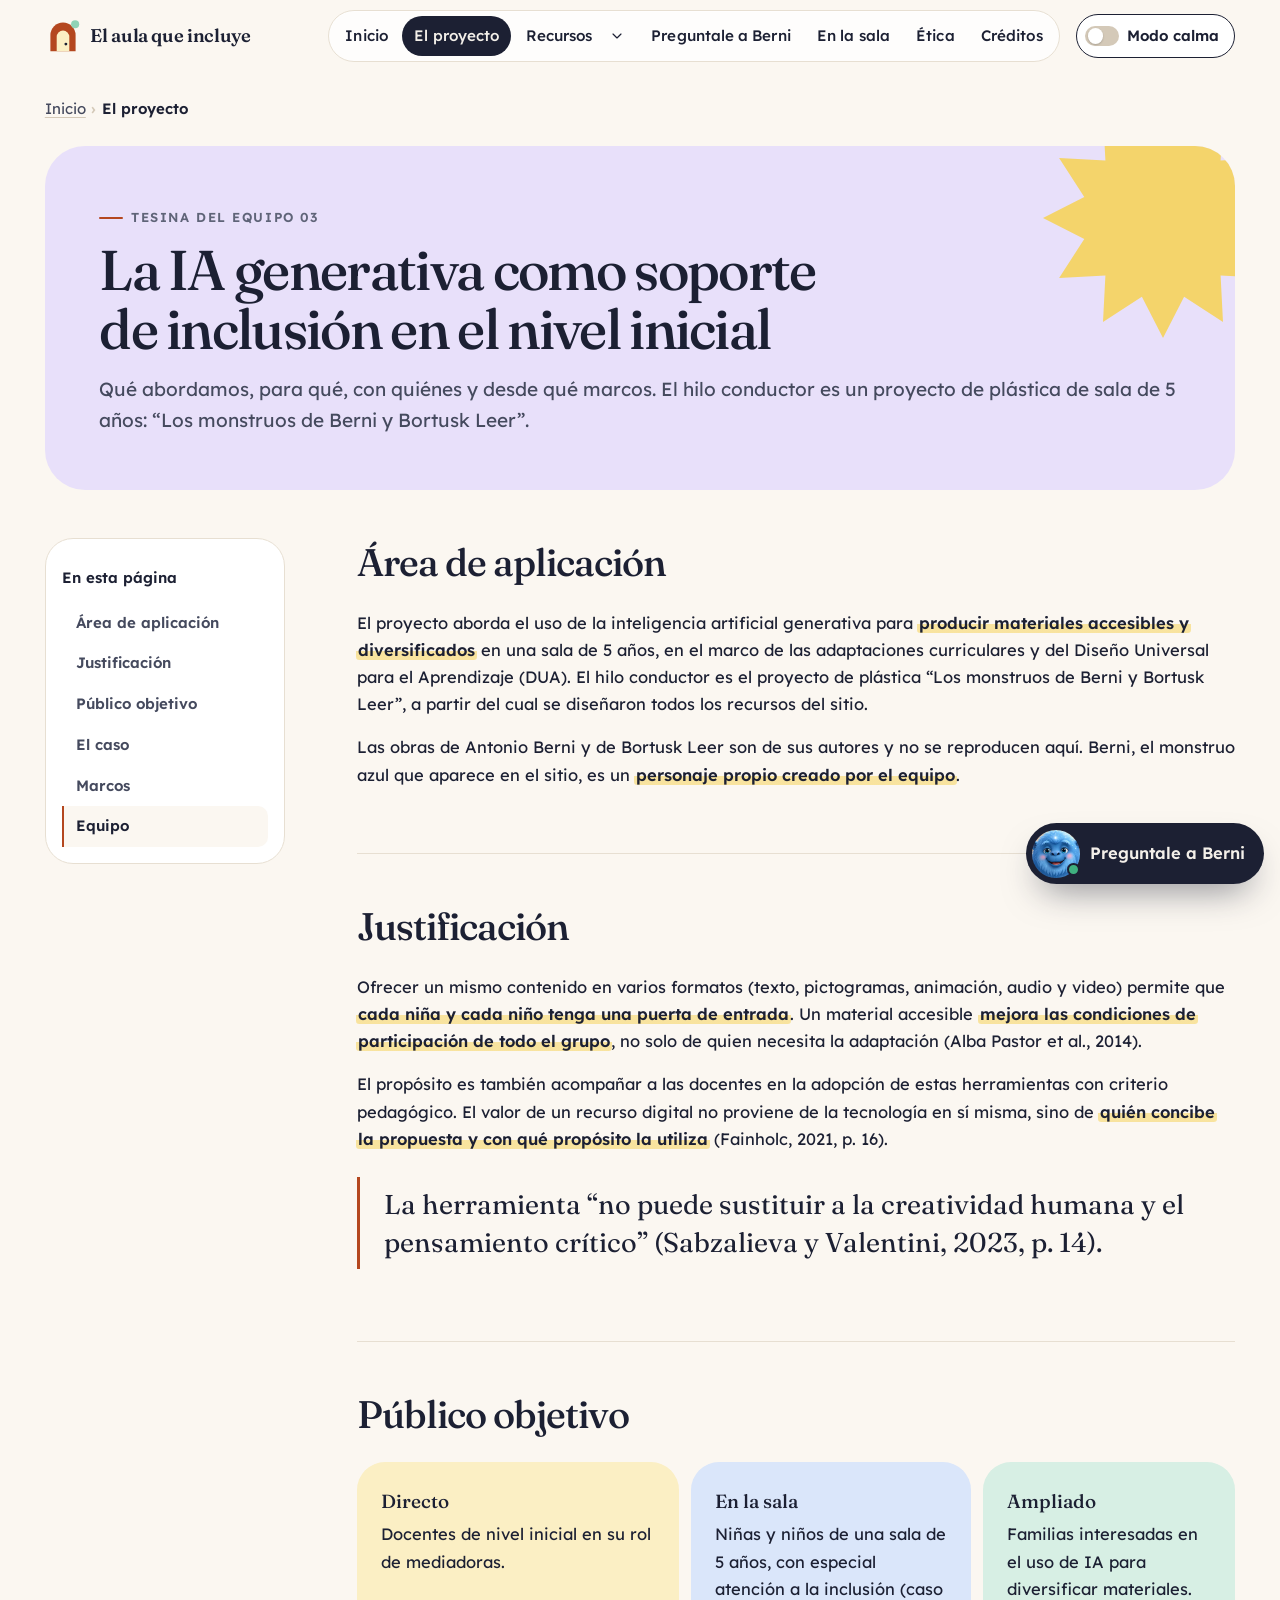
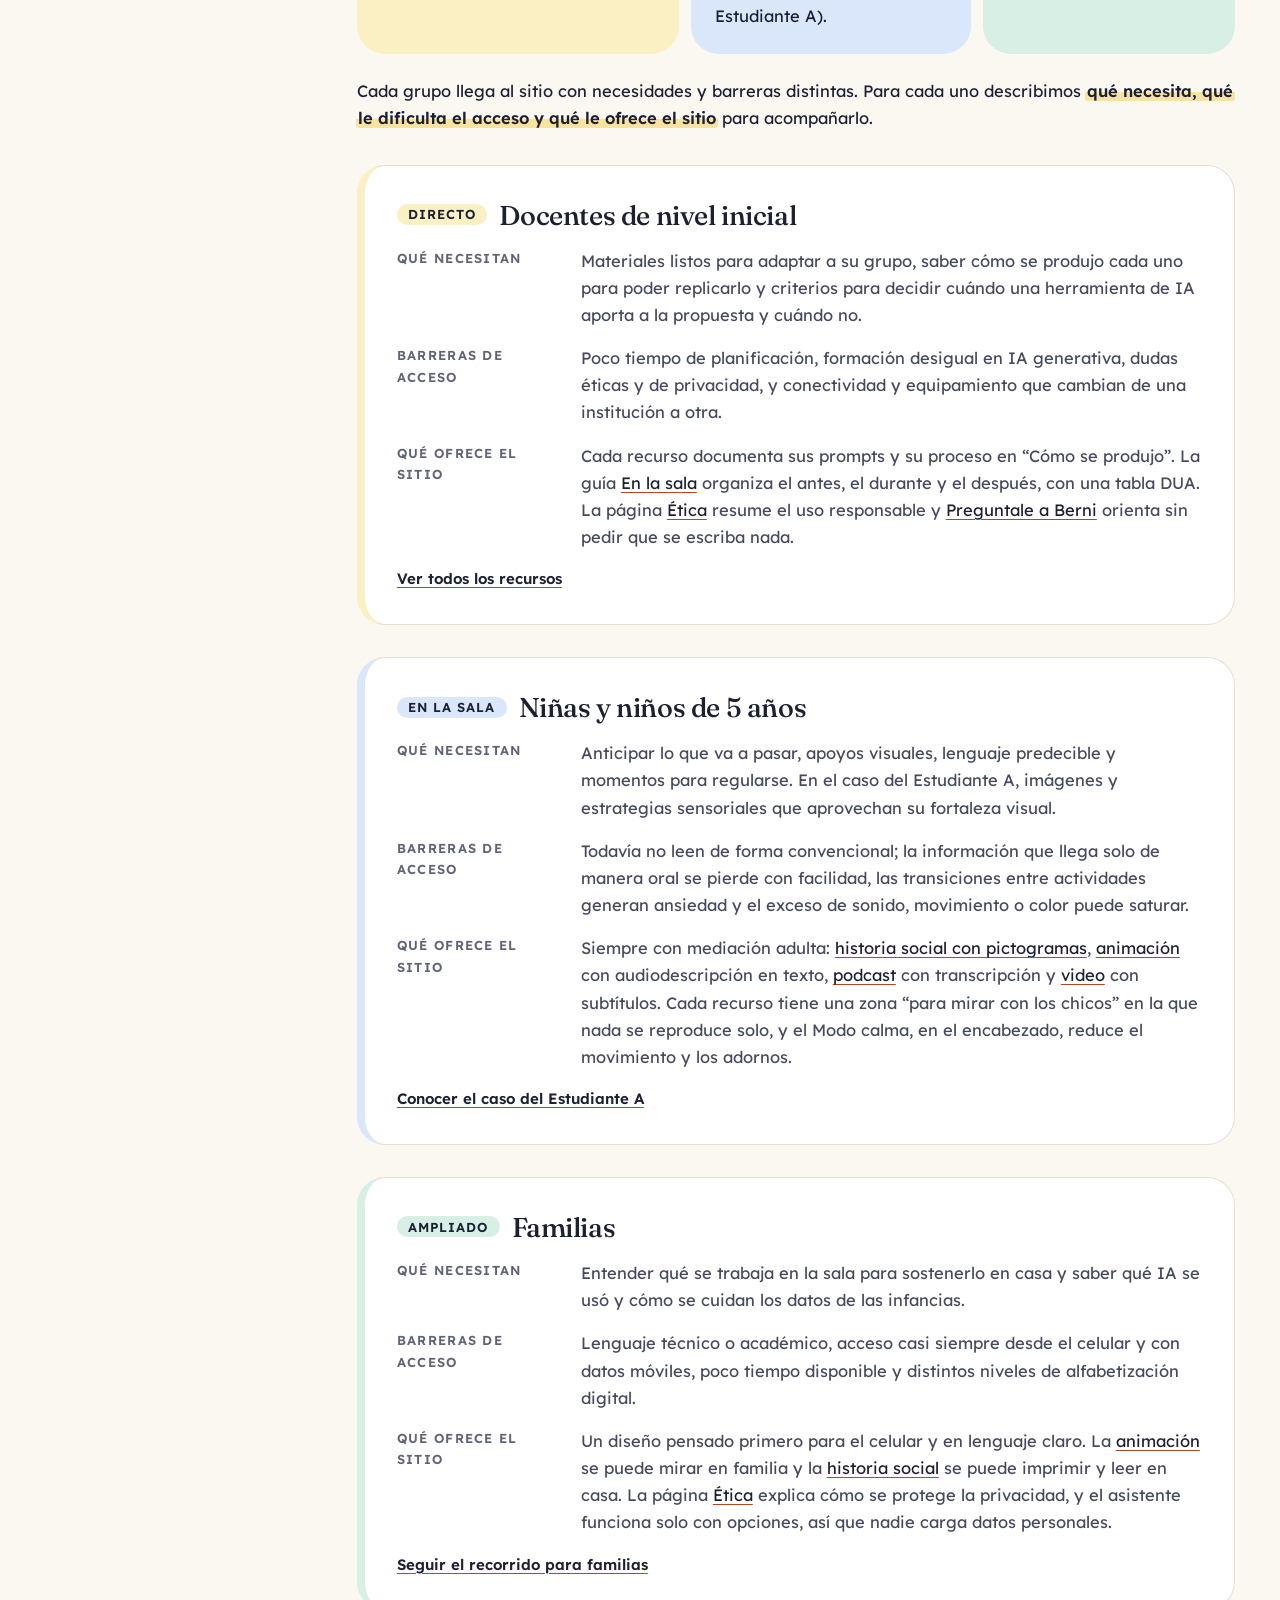
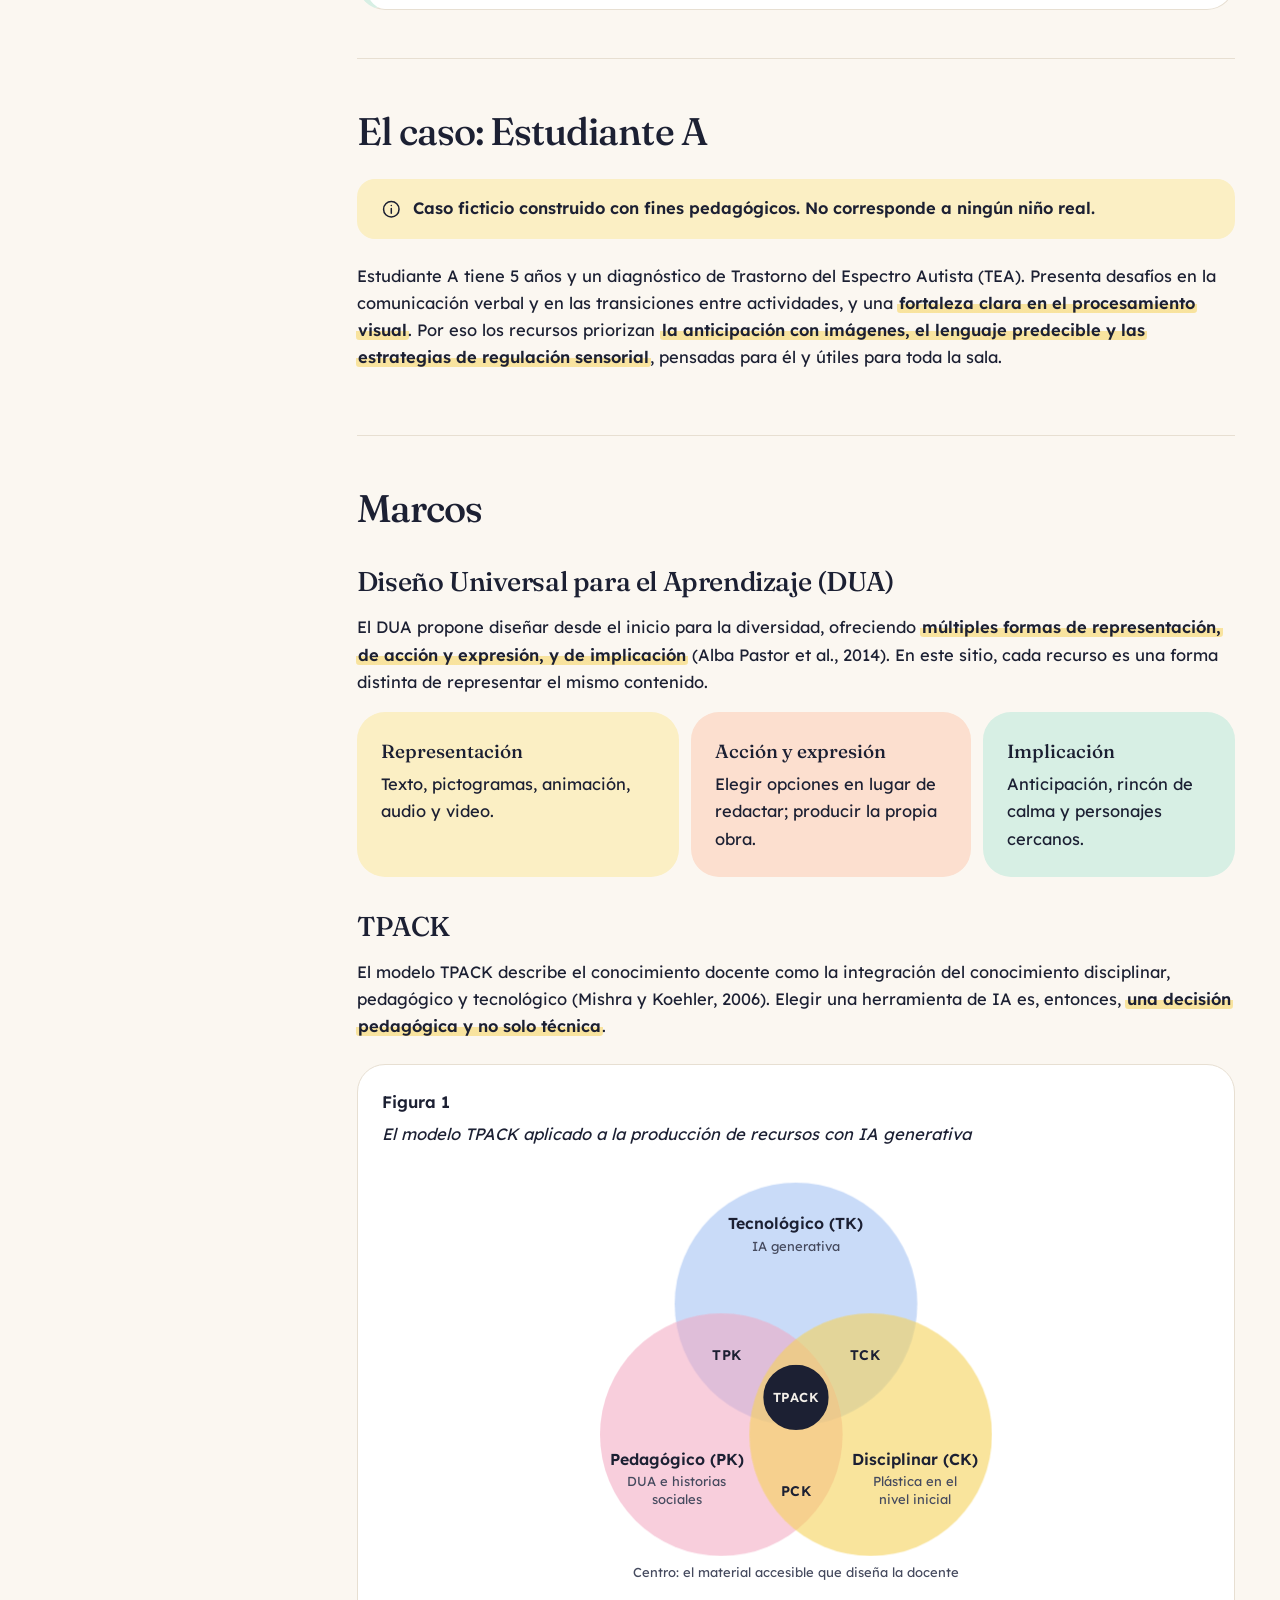
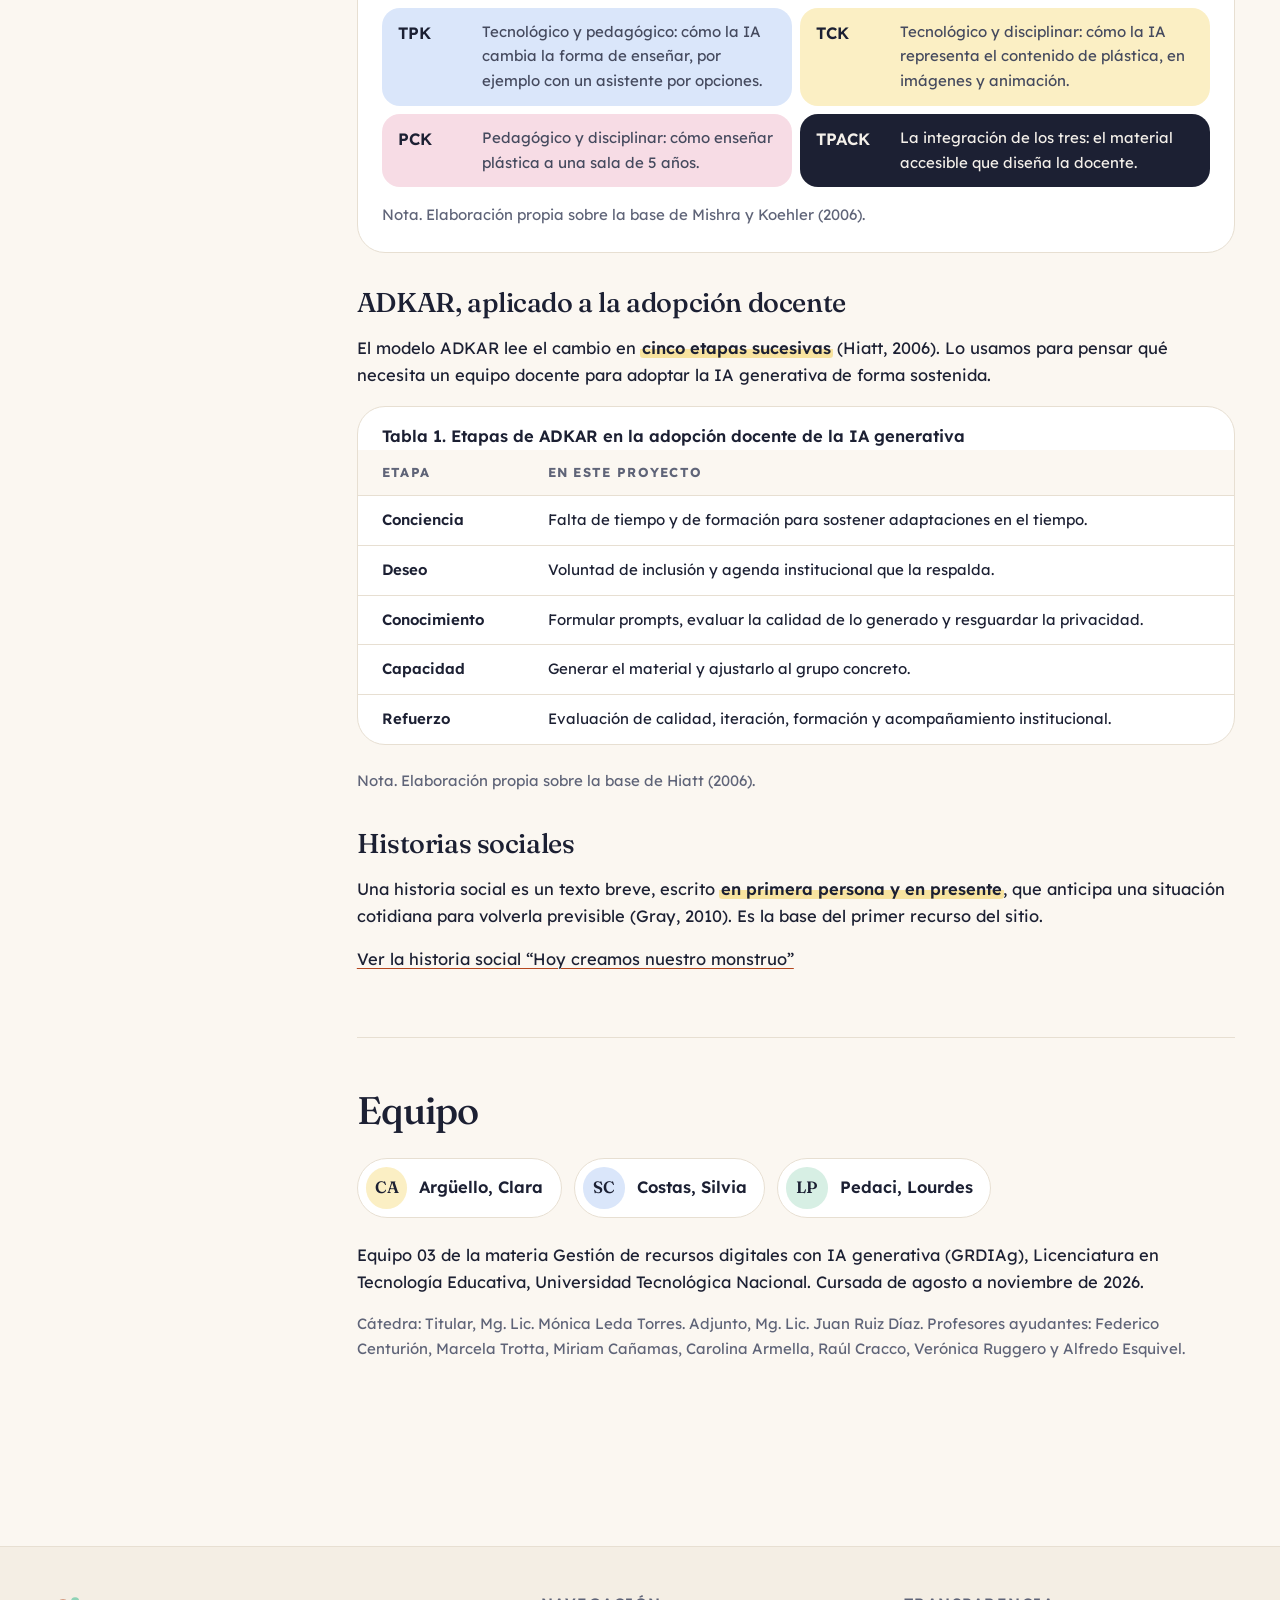
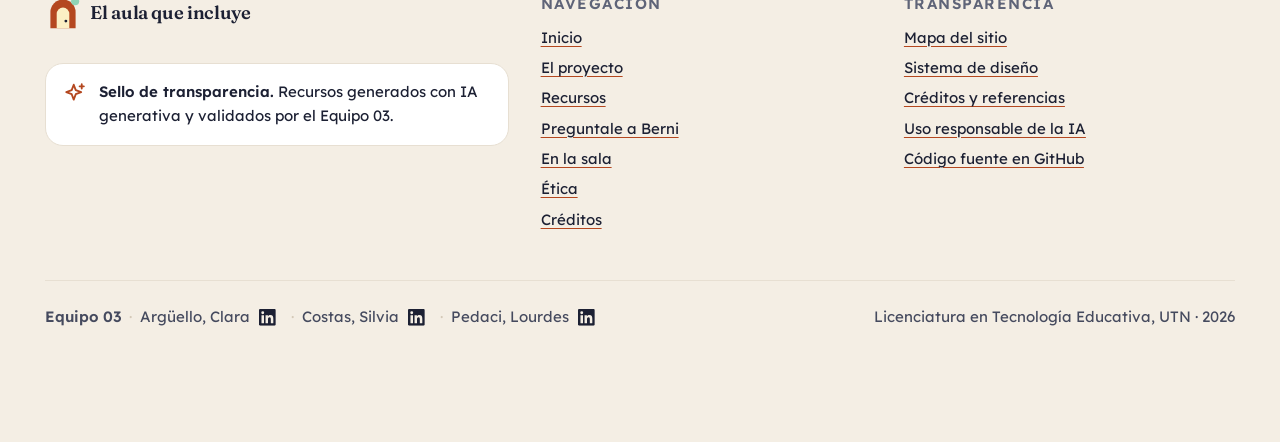
<file: proyecto.html>
<!doctype html>
<html lang="es-AR" data-root="">
<head>
<meta charset="utf-8">
<meta name="viewport" content="width=device-width, initial-scale=1">
<title>El proyecto · El aula que incluye</title>
<meta name="description" content="Área de aplicación, justificación, público objetivo, el caso ficticio del Estudiante A y los marcos DUA, TPACK y ADKAR que sostienen el proyecto.">
<link rel="canonical" href="https://lpedaci.github.io/iag-tif/proyecto.html">
<meta name="theme-color" content="#FBF7F1">
<meta property="og:type" content="website">
<meta property="og:locale" content="es_AR">
<meta property="og:site_name" content="El aula que incluye">
<meta property="og:title" content="El proyecto · El aula que incluye">
<meta property="og:description" content="Área de aplicación, justificación, público objetivo, el caso ficticio del Estudiante A y los marcos DUA, TPACK y ADKAR que sostienen el proyecto.">
<meta property="og:url" content="https://lpedaci.github.io/iag-tif/proyecto.html">
<meta property="og:image" content="https://lpedaci.github.io/iag-tif/assets/img/og/og-el-aula-que-incluye.jpg">
<meta property="og:image:width" content="1200">
<meta property="og:image:height" content="630">
<meta property="og:image:alt" content="Berni, un monstruo azul y peludo con destellos blancos, sentado y sonriendo sobre un fondo beige.">
<meta name="twitter:card" content="summary_large_image">
<link rel="icon" href="favicon.ico" sizes="any">
<link rel="icon" type="image/png" sizes="32x32" href="assets/img/favicon-32.png">
<link rel="apple-touch-icon" href="assets/img/apple-touch-icon.png">
<link rel="preconnect" href="https://fonts.googleapis.com">
<link rel="preconnect" href="https://fonts.gstatic.com" crossorigin>
<link rel="stylesheet" href="https://fonts.googleapis.com/css2?family=Lexend:wght@300..700&amp;family=Fraunces:ital,opsz,wght@0,9..144,300..700;1,9..144,300..700&amp;display=swap">
<link rel="stylesheet" href="assets/css/tokens.css?v=20261107a">
<link rel="stylesheet" href="assets/css/base.css?v=20261107a">
<link rel="stylesheet" href="assets/css/components.css?v=20261107m">
<script src="assets/js/calma.js?v=20261107a"></script>
<script src="assets/js/main.js?v=20261107b" defer></script>

<script src="assets/js/chatbot.js?v=20261107c" defer></script>
</head>
<body>
<svg xmlns="http://www.w3.org/2000/svg" style="display:none" aria-hidden="true"><symbol id="i-arrow" viewBox="0 0 24 24"><path d="M5 12h14M13 6l6 6-6 6"/></symbol><symbol id="i-arrow-left" viewBox="0 0 24 24"><path d="M19 12H5M11 6l-6 6 6 6"/></symbol><symbol id="i-chevron" viewBox="0 0 24 24"><path d="M6 9l6 6 6-6"/></symbol><symbol id="i-menu" viewBox="0 0 24 24"><path d="M4 7h16M4 12h16M4 17h10"/></symbol><symbol id="i-close" viewBox="0 0 24 24"><path d="M6 6l12 12M18 6L6 18"/></symbol><symbol id="i-book" viewBox="0 0 24 24"><path d="M4 5.5A2.5 2.5 0 0 1 6.5 3H20v15H6.5A2.5 2.5 0 0 0 4 20.5zM4 20.5A2.5 2.5 0 0 0 6.5 23H20M8.5 7.5h7"/></symbol><symbol id="i-film" viewBox="0 0 24 24"><rect x="3" y="4" width="18" height="16" rx="3"/><path d="M3 9h18M8.5 4l-2 5M13.5 4l-2 5M18.5 4l-2 5"/></symbol><symbol id="i-headphones" viewBox="0 0 24 24"><path d="M4 15v-3a8 8 0 0 1 16 0v3"/><rect x="3" y="14" width="4.5" height="6.5" rx="1.6"/><rect x="16.5" y="14" width="4.5" height="6.5" rx="1.6"/></symbol><symbol id="i-video" viewBox="0 0 24 24"><rect x="2.5" y="6" width="13" height="12" rx="3"/><path d="M15.5 10.5l6-3.5v10l-6-3.5"/></symbol><symbol id="i-chat" viewBox="0 0 24 24"><path d="M20.5 12a8.5 8.5 0 0 1-12.3 7.6L3.5 20.5l1-4.4A8.5 8.5 0 1 1 20.5 12z"/><path d="M8.5 12h.01M12 12h.01M15.5 12h.01"/></symbol><symbol id="i-sparkle" viewBox="0 0 24 24"><path d="M11 3.5l1.9 5.1 5.1 1.9-5.1 1.9L11 17.5l-1.9-5.1L4 10.5l5.1-1.9zM18.5 3v4M16.5 5h4"/></symbol><symbol id="i-leaf" viewBox="0 0 24 24"><path d="M5 19.5C5 11 10 5 20 4.5c0 10-6 15-14.5 15"/><path d="M5 19.5l7.5-7.5"/></symbol><symbol id="i-print" viewBox="0 0 24 24"><path d="M7 9V3.5h10V9"/><rect x="3" y="9" width="18" height="8" rx="2"/><path d="M7 14h10v6.5H7z"/></symbol><symbol id="i-download" viewBox="0 0 24 24"><path d="M12 3.5v11.5M7 10l5 5 5-5M4.5 20.5h15"/></symbol><symbol id="i-play" viewBox="0 0 24 24"><path d="M8 5.5v13l11-6.5z" fill="currentColor" stroke="none"/></symbol><symbol id="i-external" viewBox="0 0 24 24"><path d="M14 4h6v6M20 4l-9 9M18 14v5a1 1 0 0 1-1 1H5a1 1 0 0 1-1-1V7a1 1 0 0 1 1-1h5"/></symbol><symbol id="i-plus" viewBox="0 0 24 24"><path d="M12 5v14M5 12h14"/></symbol><symbol id="i-check" viewBox="0 0 24 24"><path d="M5 12.5l4.5 4.5L19 7"/></symbol><symbol id="i-users" viewBox="0 0 24 24"><circle cx="9" cy="8" r="3.2"/><path d="M3 19.5c.8-3.4 3.2-5 6-5s5.2 1.6 6 5"/><circle cx="17" cy="9" r="2.4"/><path d="M16.5 14c2.3 0 3.9 1.3 4.5 4"/></symbol><symbol id="i-eye" viewBox="0 0 24 24"><path d="M2.5 12S6 5.5 12 5.5 21.5 12 21.5 12 18 18.5 12 18.5 2.5 12 2.5 12z"/><circle cx="12" cy="12" r="3"/></symbol><symbol id="i-shield" viewBox="0 0 24 24"><path d="M12 3l7.5 3v5.5c0 4.5-3.2 8.3-7.5 9.5-4.3-1.2-7.5-5-7.5-9.5V6z"/><path d="M9 12l2 2 4-4"/></symbol><symbol id="i-scale" viewBox="0 0 24 24"><path d="M12 4v16M7 20h10M5 7h14M5 7l-2.5 6a2.5 2.5 0 0 0 5 0zM19 7l-2.5 6a2.5 2.5 0 0 0 5 0z"/></symbol><symbol id="i-lock" viewBox="0 0 24 24"><rect x="5" y="11" width="14" height="9.5" rx="2.5"/><path d="M8 11V8a4 4 0 0 1 8 0v3"/></symbol><symbol id="i-map" viewBox="0 0 24 24"><path d="M9 4L3 6.5V20l6-2.5 6 2.5 6-2.5V4l-6 2.5zM9 4v13.5M15 6.5V20"/></symbol><symbol id="i-heart" viewBox="0 0 24 24"><path d="M12 20s-7.5-4.6-7.5-10A4.3 4.3 0 0 1 12 7.4 4.3 4.3 0 0 1 19.5 10C19.5 15.4 12 20 12 20z"/></symbol><symbol id="i-info" viewBox="0 0 24 24"><circle cx="12" cy="12" r="9"/><path d="M12 11v5.5M12 7.5h.01"/></symbol><symbol id="i-clock" viewBox="0 0 24 24"><circle cx="12" cy="12" r="9"/><path d="M12 7v5l3 2"/></symbol><symbol id="i-grid" viewBox="0 0 24 24"><rect x="4" y="4" width="6.5" height="6.5" rx="1.5"/><rect x="13.5" y="4" width="6.5" height="6.5" rx="1.5"/><rect x="4" y="13.5" width="6.5" height="6.5" rx="1.5"/><rect x="13.5" y="13.5" width="6.5" height="6.5" rx="1.5"/></symbol><symbol id="i-slides" viewBox="0 0 24 24"><rect x="6" y="4.5" width="12" height="15" rx="2"/><path d="M2.5 8v8M21.5 8v8"/></symbol><symbol id="i-home" viewBox="0 0 24 24"><path d="M4 11l8-7 8 7v9H15v-6H9v6H4z"/></symbol><symbol id="i-blocks" viewBox="0 0 24 24"><rect x="3.5" y="12" width="7.5" height="8.5" rx="1.5"/><rect x="13" y="12" width="7.5" height="8.5" rx="1.5"/><rect x="8.25" y="3.5" width="7.5" height="8.5" rx="1.5"/></symbol><symbol id="i-scale-balance" viewBox="0 0 24 24"><path d="M3 12h18"/></symbol><symbol id="i-compass" viewBox="0 0 24 24"><circle cx="12" cy="12" r="9"/><path d="M15.5 8.5l-2 5-5 2 2-5z"/></symbol><symbol id="i-linkedin" viewBox="0 0 24 24"><path fill="currentColor" stroke="none" d="M20.45 20.45h-3.56v-5.57c0-1.33-.02-3.04-1.85-3.04-1.86 0-2.14 1.45-2.14 2.94v5.67H9.35V9h3.41v1.56h.05c.48-.9 1.64-1.85 3.37-1.85 3.6 0 4.27 2.37 4.27 5.46v6.28zM5.34 7.43a2.06 2.06 0 1 1 0-4.13 2.06 2.06 0 0 1 0 4.13zM7.12 20.45H3.56V9h3.56v11.45zM22.22 0H1.77C.79 0 0 .77 0 1.73v20.54C0 23.23.79 24 1.77 24h20.45c.98 0 1.78-.77 1.78-1.73V1.73C24 .77 23.2 0 22.22 0z"/></symbol></svg>
<a class="skip-link" href="#contenido">Saltar al contenido</a>
<header class="site-header">
  <div class="wrap site-header__inner">
    <a class="brand" href="index.html"><svg class="brand__mark" viewBox="0 0 40 40" aria-hidden="true" focusable="false"><path d="M6 37V19a14 14 0 0 1 28 0v18z" fill="var(--c-accent)"/><path d="M13 37V21a7 7 0 0 1 14 0v16z" fill="var(--t-butter)"/><circle cx="23.2" cy="29" r="1.6" fill="var(--c-ink)"/><circle cx="33.5" cy="7" r="4.5" fill="var(--d-mint)"/></svg><span class="brand__text">El aula que incluye</span></a>
    <nav class="nav" aria-label="Principal"><ul class="nav__list"><li><a class="nav__link" href="index.html">Inicio</a></li><li><a class="nav__link" href="proyecto.html" aria-current="page">El proyecto</a></li><li class="nav__has-sub"><div class="nav__pair"><a class="nav__link" href="recursos/index.html">Recursos</a><button class="nav__link nav__sub-btn" type="button" aria-expanded="false" aria-controls="submenu-recursos" data-submenu-toggle><span class="visually-hidden">Mostrar recursos</span><svg class="icon" aria-hidden="true" focusable="false"><use href="#i-chevron"/></svg></button></div><ul class="submenu" id="submenu-recursos" hidden><li><a href="recursos/historia-social.html"><span class="submenu__ico" style="--tint:var(--t-butter)"><svg class="icon" aria-hidden="true" focusable="false"><use href="#i-book"/></svg></span><span>Historia social<small>Unidad 2 · Texto e imagen</small></span></a></li><li><a href="recursos/animacion.html"><span class="submenu__ico" style="--tint:var(--t-sky)"><svg class="icon" aria-hidden="true" focusable="false"><use href="#i-film"/></svg></span><span>Animación<small>Unidad 3 · Video</small></span></a></li><li><a href="recursos/podcast.html"><span class="submenu__ico" style="--tint:var(--t-lav)"><svg class="icon" aria-hidden="true" focusable="false"><use href="#i-headphones"/></svg></span><span>Podcast<small>Unidad 4 · Audio</small></span></a></li><li><a href="recursos/video.html"><span class="submenu__ico" style="--tint:var(--t-peach)"><svg class="icon" aria-hidden="true" focusable="false"><use href="#i-video"/></svg></span><span>Video<small>Unidad 5 · Video</small></span></a></li><li class="submenu__all"><a href="recursos/index.html"><span class="submenu__ico"><svg class="icon" aria-hidden="true" focusable="false"><use href="#i-grid"/></svg></span><span>Ver todos los recursos<small>Con filtro por formato</small></span></a></li></ul></li><li><a class="nav__link" href="asistente.html">Preguntale a Berni</a></li><li><a class="nav__link" href="en-la-sala.html">En la sala</a></li><li><a class="nav__link" href="etica.html">Ética</a></li><li><a class="nav__link" href="creditos.html">Créditos</a></li></ul></nav>
    <div class="header-tools">
      <button class="calma-toggle" type="button" aria-pressed="false" data-calma-toggle><span class="calma-toggle__dot" aria-hidden="true"></span><span class="calma-toggle__label">Modo calma</span><span class="calma-toggle__label-short">Calma</span></button>
      <button class="menu-toggle" type="button" aria-expanded="false" aria-controls="menu-mobile" data-menu-open><span class="visually-hidden">Abrir menú</span><svg class="icon" aria-hidden="true" focusable="false"><use href="#i-menu"/></svg></button>
      <a class="menu-nojs" href="#navegacion-pie">Menú</a>
    </div>
  </div>
  <p class="visually-hidden" id="calma-aviso" aria-live="polite"></p>
</header>
  <div class="mobile-menu" id="menu-mobile" role="dialog" aria-modal="true" aria-label="Menú del sitio" hidden>
    <div class="mobile-menu__top">
      <a class="brand" href="index.html"><svg class="brand__mark" viewBox="0 0 40 40" aria-hidden="true" focusable="false"><path d="M6 37V19a14 14 0 0 1 28 0v18z" fill="var(--c-accent)"/><path d="M13 37V21a7 7 0 0 1 14 0v16z" fill="var(--t-butter)"/><circle cx="23.2" cy="29" r="1.6" fill="var(--c-ink)"/><circle cx="33.5" cy="7" r="4.5" fill="var(--d-mint)"/></svg><span class="brand__text">El aula que incluye</span></a>
      <button class="menu-toggle" type="button" data-menu-close><span class="visually-hidden">Cerrar menú</span><svg class="icon" aria-hidden="true" focusable="false"><use href="#i-close"/></svg></button>
    </div>
    <nav aria-label="Principal, versión mobile"><ul class="mobile-menu__list"><li><a href="index.html">Inicio<svg class="icon" aria-hidden="true" focusable="false"><use href="#i-arrow"/></svg></a></li><li><a href="proyecto.html" aria-current="page">El proyecto<svg class="icon" aria-hidden="true" focusable="false"><use href="#i-arrow"/></svg></a></li><li><a href="recursos/index.html">Recursos<svg class="icon" aria-hidden="true" focusable="false"><use href="#i-arrow"/></svg></a><ul class="mobile-menu__sub"><li><a href="recursos/historia-social.html">Historia social</a></li><li><a href="recursos/animacion.html">Animación</a></li><li><a href="recursos/podcast.html">Podcast</a></li><li><a href="recursos/video.html">Video</a></li></ul></li><li><a href="asistente.html">Preguntale a Berni<svg class="icon" aria-hidden="true" focusable="false"><use href="#i-arrow"/></svg></a></li><li><a href="en-la-sala.html">En la sala<svg class="icon" aria-hidden="true" focusable="false"><use href="#i-arrow"/></svg></a></li><li><a href="etica.html">Ética<svg class="icon" aria-hidden="true" focusable="false"><use href="#i-arrow"/></svg></a></li><li><a href="creditos.html">Créditos<svg class="icon" aria-hidden="true" focusable="false"><use href="#i-arrow"/></svg></a></li><li><a href="mapa-del-sitio.html">Mapa del sitio<svg class="icon" aria-hidden="true" focusable="false"><use href="#i-arrow"/></svg></a></li></ul></nav>
    <div class="mobile-menu__foot"><button class="calma-toggle" type="button" aria-pressed="false" data-calma-toggle><span class="calma-toggle__dot" aria-hidden="true"></span><span class="calma-toggle__label">Modo calma</span><span class="calma-toggle__label-short">Calma</span></button></div>
  </div>
<main id="contenido" tabindex="-1">
<header class="page-hero">
  <div class="wrap">
    <nav class="breadcrumb" aria-label="Ruta de navegación"><ol><li><a href="index.html">Inicio</a></li><li><span aria-current="page">El proyecto</span></li></ol></nav>
    <div class="page-hero__panel" style="--tint:var(--t-lav)">
      <div class="deco deco--spin" style="right:-3rem;top:-3rem;width:15rem;opacity:.9" aria-hidden="true"><svg viewBox="0 0 100 100"><polygon points="50.0,0.0 58.8,17.2 75.0,6.7 74.0,26.0 93.3,25.0 82.8,41.2 100.0,50.0 82.8,58.8 93.3,75.0 74.0,74.0 75.0,93.3 58.8,82.8 50.0,100.0 41.2,82.8 25.0,93.3 26.0,74.0 6.7,75.0 17.2,58.8 0.0,50.0 17.2,41.2 6.7,25.0 26.0,26.0 25.0,6.7 41.2,17.2" fill="var(--d-star)" stroke-linejoin="round"/></svg></div>
      <p class="eyebrow">Tesina del Equipo 03</p>
      <h1>La IA generativa como soporte de inclusión en el nivel inicial</h1>
      <p class="lead">Qué abordamos, para qué, con quiénes y desde qué marcos. El hilo conductor es un proyecto de plástica de sala de 5 años: “Los monstruos de Berni y Bortusk Leer”.</p>
    </div>
  </div>
</header>

<div class="wrap with-toc">
  <aside class="toc" data-toc aria-labelledby="toc-titulo">
    <details class="toc__panel" open>
      <summary><span id="toc-titulo">En esta página</span><svg class="icon" aria-hidden="true" focusable="false"><use href="#i-chevron"/></svg></summary>
      <ol>
        <li><a href="#area">Área de aplicación</a></li>
        <li><a href="#justificacion">Justificación</a></li>
        <li><a href="#publico">Público objetivo</a></li>
        <li><a href="#caso">El caso</a></li>
        <li><a href="#marcos">Marcos</a></li>
        <li><a href="#equipo">Equipo</a></li>
      </ol>
    </details>
  </aside>

  <div>
    <section class="prose-section" id="area" aria-labelledby="area-t">
      <h2 id="area-t">Área de aplicación</h2>
      <p>El proyecto aborda el uso de la inteligencia artificial generativa para <mark class="key">producir materiales accesibles y diversificados</mark> en una sala de 5 años, en el marco de las adaptaciones curriculares y del Diseño Universal para el Aprendizaje (DUA). El hilo conductor es el proyecto de plástica “Los monstruos de Berni y Bortusk Leer”, a partir del cual se diseñaron todos los recursos del sitio.</p>
      <p>Las obras de Antonio Berni y de Bortusk Leer son de sus autores y no se reproducen aquí. Berni, el monstruo azul que aparece en el sitio, es un <mark class="key">personaje propio creado por el equipo</mark>.</p>
    </section>

    <section class="prose-section" id="justificacion" aria-labelledby="just-t">
      <h2 id="just-t">Justificación</h2>
      <p>Ofrecer un mismo contenido en varios formatos (texto, pictogramas, animación, audio y video) permite que <mark class="key">cada niña y cada niño tenga una puerta de entrada</mark>. Un material accesible <mark class="key">mejora las condiciones de participación de todo el grupo</mark>, no solo de quien necesita la adaptación (Alba Pastor et al., 2014).</p>
      <p>El propósito es también acompañar a las docentes en la adopción de estas herramientas con criterio pedagógico. El valor de un recurso digital no proviene de la tecnología en sí misma, sino de <mark class="key">quién concibe la propuesta y con qué propósito la utiliza</mark> (Fainholc, 2021, p. 16).</p>
      <blockquote class="quote-block">
        <p>La herramienta “no puede sustituir a la creatividad humana y el pensamiento crítico” (Sabzalieva y Valentini, 2023, p. 14).</p>
      </blockquote>
    </section>

    <section class="prose-section" id="publico" aria-labelledby="pub-t">
      <h2 id="pub-t">Público objetivo</h2>
      <ul class="dua-grid">
        <li style="--tint:var(--t-butter)"><strong>Directo</strong>Docentes de nivel inicial en su rol de mediadoras.</li>
        <li style="--tint:var(--t-sky)"><strong>En la sala</strong>Niñas y niños de una sala de 5 años, con especial atención a la inclusión (caso Estudiante A).</li>
        <li style="--tint:var(--t-mint)"><strong>Ampliado</strong>Familias interesadas en el uso de IA para diversificar materiales.</li>
      </ul>
      <p>Cada grupo llega al sitio con necesidades y barreras distintas. Para cada uno describimos <mark class="key">qué necesita, qué le dificulta el acceso y qué le ofrece el sitio</mark> para acompañarlo.</p>

      <article class="aud-group" style="--tint:var(--t-butter)" aria-labelledby="aud-docentes">
        <h3 id="aud-docentes"><span class="aud-group__tag">Directo</span>Docentes de nivel inicial</h3>
        <dl class="aud-group__dl">
          <div><dt>Qué necesitan</dt><dd>Materiales listos para adaptar a su grupo, saber cómo se produjo cada uno para poder replicarlo y criterios para decidir cuándo una herramienta de IA aporta a la propuesta y cuándo no.</dd></div>
          <div><dt>Barreras de acceso</dt><dd>Poco tiempo de planificación, formación desigual en IA generativa, dudas éticas y de privacidad, y conectividad y equipamiento que cambian de una institución a otra.</dd></div>
          <div><dt>Qué ofrece el sitio</dt><dd>Cada recurso documenta sus prompts y su proceso en “Cómo se produjo”. La guía <a href="en-la-sala.html">En la sala</a> organiza el antes, el durante y el después, con una tabla DUA. La página <a href="etica.html">Ética</a> resume el uso responsable y <a href="asistente.html">Preguntale a Berni</a> orienta sin pedir que se escriba nada.</dd></div>
        </dl>
        <p class="aud-group__go"><a href="recursos/index.html">Ver todos los recursos</a></p>
      </article>

      <article class="aud-group" style="--tint:var(--t-sky)" aria-labelledby="aud-sala">
        <h3 id="aud-sala"><span class="aud-group__tag">En la sala</span>Niñas y niños de 5 años</h3>
        <dl class="aud-group__dl">
          <div><dt>Qué necesitan</dt><dd>Anticipar lo que va a pasar, apoyos visuales, lenguaje predecible y momentos para regularse. En el caso del Estudiante A, imágenes y estrategias sensoriales que aprovechan su fortaleza visual.</dd></div>
          <div><dt>Barreras de acceso</dt><dd>Todavía no leen de forma convencional; la información que llega solo de manera oral se pierde con facilidad, las transiciones entre actividades generan ansiedad y el exceso de sonido, movimiento o color puede saturar.</dd></div>
          <div><dt>Qué ofrece el sitio</dt><dd>Siempre con mediación adulta: <a href="recursos/historia-social.html">historia social con pictogramas</a>, <a href="recursos/animacion.html">animación</a> con audiodescripción en texto, <a href="recursos/podcast.html">podcast</a> con transcripción y <a href="recursos/video.html">video</a> con subtítulos. Cada recurso tiene una zona “para mirar con los chicos” en la que nada se reproduce solo, y el Modo calma, en el encabezado, reduce el movimiento y los adornos.</dd></div>
        </dl>
        <p class="aud-group__go"><a href="#caso">Conocer el caso del Estudiante A</a></p>
      </article>

      <article class="aud-group" style="--tint:var(--t-mint)" aria-labelledby="aud-familias">
        <h3 id="aud-familias"><span class="aud-group__tag">Ampliado</span>Familias</h3>
        <dl class="aud-group__dl">
          <div><dt>Qué necesitan</dt><dd>Entender qué se trabaja en la sala para sostenerlo en casa y saber qué IA se usó y cómo se cuidan los datos de las infancias.</dd></div>
          <div><dt>Barreras de acceso</dt><dd>Lenguaje técnico o académico, acceso casi siempre desde el celular y con datos móviles, poco tiempo disponible y distintos niveles de alfabetización digital.</dd></div>
          <div><dt>Qué ofrece el sitio</dt><dd>Un diseño pensado primero para el celular y en lenguaje claro. La <a href="recursos/animacion.html">animación</a> se puede mirar en familia y la <a href="recursos/historia-social.html">historia social</a> se puede imprimir y leer en casa. La página <a href="etica.html#privacidad">Ética</a> explica cómo se protege la privacidad, y el asistente funciona solo con opciones, así que nadie carga datos personales.</dd></div>
        </dl>
        <p class="aud-group__go"><a href="mapa-del-sitio.html#recorrido-familias">Seguir el recorrido para familias</a></p>
      </article>
    </section>

    <section class="prose-section" id="caso" aria-labelledby="caso-t">
      <h2 id="caso-t">El caso: Estudiante A</h2>
      <p class="callout"><svg class="icon" aria-hidden="true" focusable="false"><use href="#i-info"/></svg><span><strong>Caso ficticio construido con fines pedagógicos. No corresponde a ningún niño real.</strong></span></p>
      <p>Estudiante A tiene 5 años y un diagnóstico de Trastorno del Espectro Autista (TEA). Presenta desafíos en la comunicación verbal y en las transiciones entre actividades, y una <mark class="key">fortaleza clara en el procesamiento visual</mark>. Por eso los recursos priorizan <mark class="key">la anticipación con imágenes, el lenguaje predecible y las estrategias de regulación sensorial</mark>, pensadas para él y útiles para toda la sala.</p>
    </section>

    <section class="prose-section" id="marcos" aria-labelledby="marcos-t">
      <h2 id="marcos-t">Marcos</h2>

      <h3>Diseño Universal para el Aprendizaje (DUA)</h3>
      <p>El DUA propone diseñar desde el inicio para la diversidad, ofreciendo <mark class="key">múltiples formas de representación, de acción y expresión, y de implicación</mark> (Alba Pastor et al., 2014). En este sitio, cada recurso es una forma distinta de representar el mismo contenido.</p>
      <ul class="dua-grid">
        <li style="--tint:var(--t-butter)"><strong>Representación</strong>Texto, pictogramas, animación, audio y video.</li>
        <li style="--tint:var(--t-peach)"><strong>Acción y expresión</strong>Elegir opciones en lugar de redactar; producir la propia obra.</li>
        <li style="--tint:var(--t-mint)"><strong>Implicación</strong>Anticipación, rincón de calma y personajes cercanos.</li>
      </ul>

      <h3>TPACK</h3>
      <p>El modelo TPACK describe el conocimiento docente como la integración del conocimiento disciplinar, pedagógico y tecnológico (Mishra y Koehler, 2006). Elegir una herramienta de IA es, entonces, <mark class="key">una decisión pedagógica y no solo técnica</mark>.</p>
      <figure class="figure" aria-labelledby="fig1-t">
        <p class="figure__label">Figura 1</p>
        <p class="figure__title" id="fig1-t">El modelo TPACK aplicado a la producción de recursos con IA generativa</p>
        <svg class="tpack reveal" viewBox="0 0 600 450" role="img" aria-labelledby="tpack-title tpack-desc">
          <title id="tpack-title">Diagrama de Venn del modelo TPACK</title>
          <desc id="tpack-desc">Tres círculos superpuestos: conocimiento tecnológico (la IA generativa), conocimiento pedagógico (DUA e historias sociales) y conocimiento disciplinar (plástica en el nivel inicial). Se cruzan de a dos en TPK, TCK y PCK, y en el centro, donde se cruzan los tres, está TPACK: el material accesible que diseña la docente.</desc>
          <g class="tpack__circles">
            <circle class="tpack__c" style="--d:0s" cx="300" cy="150" r="130" fill="#9DBEF2" fill-opacity="0.55"/>
            <circle class="tpack__c" style="--d:.18s" cx="220" cy="290" r="130" fill="#F2A7BF" fill-opacity="0.55"/>
            <circle class="tpack__c" style="--d:.36s" cx="380" cy="290" r="130" fill="#F6D35B" fill-opacity="0.6"/>
          </g>
          <g class="tpack__lbl" style="--d:.7s">
            <text x="300" y="70" text-anchor="middle" class="tpack__name">Tecnológico (TK)</text>
            <text x="300" y="93" text-anchor="middle" class="tpack__sub">IA generativa</text>
          </g>
          <g class="tpack__lbl" style="--d:.82s">
            <text x="172" y="322" text-anchor="middle" class="tpack__name">Pedagógico (PK)</text>
            <text x="172" y="345" text-anchor="middle" class="tpack__sub">DUA e historias</text>
            <text x="172" y="364" text-anchor="middle" class="tpack__sub">sociales</text>
          </g>
          <g class="tpack__lbl" style="--d:.94s">
            <text x="428" y="322" text-anchor="middle" class="tpack__name">Disciplinar (CK)</text>
            <text x="428" y="345" text-anchor="middle" class="tpack__sub">Plástica en el</text>
            <text x="428" y="364" text-anchor="middle" class="tpack__sub">nivel inicial</text>
          </g>
          <g class="tpack__lbl" style="--d:1.15s">
            <text x="226" y="210" text-anchor="middle" class="tpack__pair">TPK</text>
            <text x="374" y="210" text-anchor="middle" class="tpack__pair">TCK</text>
            <text x="300" y="356" text-anchor="middle" class="tpack__pair">PCK</text>
          </g>
          <g class="tpack__core" style="--d:1.45s">
            <circle class="tpack__pulse" cx="300" cy="250" r="34" fill="none" stroke="#1C2033" stroke-width="2"/>
            <circle cx="300" cy="250" r="34" fill="#1C2033"/>
            <text x="300" y="255" text-anchor="middle" class="tpack__core-txt">TPACK</text>
          </g>
          <text x="300" y="442" text-anchor="middle" class="tpack__sub tpack__lbl" style="--d:1.7s">Centro: el material accesible que diseña la docente</text>
        </svg>
        <dl class="tpack-legend">
          <div style="--tint:var(--t-sky)"><dt>TPK</dt><dd>Tecnológico y pedagógico: cómo la IA cambia la forma de enseñar, por ejemplo con un asistente por opciones.</dd></div>
          <div style="--tint:var(--t-butter)"><dt>TCK</dt><dd>Tecnológico y disciplinar: cómo la IA representa el contenido de plástica, en imágenes y animación.</dd></div>
          <div style="--tint:var(--t-rose)"><dt>PCK</dt><dd>Pedagógico y disciplinar: cómo enseñar plástica a una sala de 5 años.</dd></div>
          <div class="tpack-legend__core"><dt>TPACK</dt><dd>La integración de los tres: el material accesible que diseña la docente.</dd></div>
        </dl>
        <figcaption>Nota. Elaboración propia sobre la base de Mishra y Koehler (2006).</figcaption>
      </figure>

      <h3>ADKAR, aplicado a la adopción docente</h3>
      <p>El modelo ADKAR lee el cambio en <mark class="key">cinco etapas sucesivas</mark> (Hiatt, 2006). Lo usamos para pensar qué necesita un equipo docente para adoptar la IA generativa de forma sostenida.</p>
      <div class="table-wrap" role="region" aria-labelledby="tabla-adkar" tabindex="0">
        <table>
          <caption id="tabla-adkar">Tabla 1. Etapas de ADKAR en la adopción docente de la IA generativa</caption>
          <thead><tr><th scope="col">Etapa</th><th scope="col">En este proyecto</th></tr></thead>
          <tbody>
            <tr><th scope="row">Conciencia</th><td>Falta de tiempo y de formación para sostener adaptaciones en el tiempo.</td></tr>
            <tr><th scope="row">Deseo</th><td>Voluntad de inclusión y agenda institucional que la respalda.</td></tr>
            <tr><th scope="row">Conocimiento</th><td>Formular prompts, evaluar la calidad de lo generado y resguardar la privacidad.</td></tr>
            <tr><th scope="row">Capacidad</th><td>Generar el material y ajustarlo al grupo concreto.</td></tr>
            <tr><th scope="row">Refuerzo</th><td>Evaluación de calidad, iteración, formación y acompañamiento institucional.</td></tr>
          </tbody>
        </table>
      </div>
      <p class="small muted">Nota. Elaboración propia sobre la base de Hiatt (2006).</p>

      <h3>Historias sociales</h3>
      <p>Una historia social es un texto breve, escrito <mark class="key">en primera persona y en presente</mark>, que anticipa una situación cotidiana para volverla previsible (Gray, 2010). Es la base del primer recurso del sitio.</p>
      <p><a href="recursos/historia-social.html">Ver la historia social “Hoy creamos nuestro monstruo”</a></p>
    </section>

    <section class="prose-section" id="equipo" aria-labelledby="equipo-t">
      <h2 id="equipo-t">Equipo</h2>
      <ul class="team">
        <li><span class="team__ini" style="--tint:var(--t-butter)" aria-hidden="true">CA</span>Argüello, Clara</li>
        <li><span class="team__ini" style="--tint:var(--t-sky)" aria-hidden="true">SC</span>Costas, Silvia</li>
        <li><span class="team__ini" style="--tint:var(--t-mint)" aria-hidden="true">LP</span>Pedaci, Lourdes</li>
      </ul>
      <p>Equipo 03 de la materia Gestión de recursos digitales con IA generativa (GRDIAg), Licenciatura en Tecnología Educativa, Universidad Tecnológica Nacional. Cursada de agosto a noviembre de 2026.</p>
      <p class="small muted">Cátedra: Titular, Mg. Lic. Mónica Leda Torres. Adjunto, Mg. Lic. Juan Ruiz Díaz. Profesores ayudantes: Federico Centurión, Marcela Trotta, Miriam Cañamas, Carolina Armella, Raúl Cracco, Verónica Ruggero y Alfredo Esquivel.</p>
    </section>
  </div>
</div>
</main>
<footer class="site-footer">
  <div class="wrap">
    <div class="site-footer__grid">
      <div>
        <a class="brand" href="index.html"><svg class="brand__mark" viewBox="0 0 40 40" aria-hidden="true" focusable="false"><path d="M6 37V19a14 14 0 0 1 28 0v18z" fill="var(--c-accent)"/><path d="M13 37V21a7 7 0 0 1 14 0v16z" fill="var(--t-butter)"/><circle cx="23.2" cy="29" r="1.6" fill="var(--c-ink)"/><circle cx="33.5" cy="7" r="4.5" fill="var(--d-mint)"/></svg><span class="brand__text">El aula que incluye<small>IA generativa como soporte de inclusión en el nivel inicial</small></span></a>
        <p class="seal" style="margin-top:1.5rem"><svg class="icon" aria-hidden="true" focusable="false"><use href="#i-sparkle"/></svg><span><strong>Sello de transparencia.</strong> Recursos generados con IA generativa y validados por el Equipo 03.</span></p>
      </div>
      <nav aria-labelledby="navegacion-pie"><h2 id="navegacion-pie">Navegación</h2><ul><li><a href="index.html">Inicio</a></li><li><a href="proyecto.html">El proyecto</a></li><li><a href="recursos/index.html">Recursos</a></li><li><a href="asistente.html">Preguntale a Berni</a></li><li><a href="en-la-sala.html">En la sala</a></li><li><a href="etica.html">Ética</a></li><li><a href="creditos.html">Créditos</a></li></ul></nav>
      <nav aria-labelledby="pie-mas"><h2 id="pie-mas">Transparencia</h2><ul>
        <li><a href="mapa-del-sitio.html">Mapa del sitio</a></li>
        <li><a href="sistema-de-diseno.html">Sistema de diseño</a></li>
        <li><a href="creditos.html">Créditos y referencias</a></li>
        <li><a href="etica.html">Uso responsable de la IA</a></li>
        <li><a href="https://github.com/lpedaci/iag-tif">Código fuente en GitHub</a></li>
      </ul></nav>
    </div>
    <div class="site-footer__bottom">
      <p class="team-links"><strong>Equipo 03</strong><span class="team-links__item"><span class="team-links__sep" aria-hidden="true">·</span>Argüello, Clara<a class="team-links__in" href="https://www.linkedin.com/in/clara-arg%C3%BCello-684894367" target="_blank" rel="noopener noreferrer"><svg class="icon icon--fill" aria-hidden="true" focusable="false"><use href="#i-linkedin"/></svg><span class="visually-hidden">Perfil de LinkedIn de Clara Argüello (se abre en una pestaña nueva)</span></a></span><span class="team-links__item"><span class="team-links__sep" aria-hidden="true">·</span>Costas, Silvia<a class="team-links__in" href="https://www.linkedin.com/in/silvia-costas/" target="_blank" rel="noopener noreferrer"><svg class="icon icon--fill" aria-hidden="true" focusable="false"><use href="#i-linkedin"/></svg><span class="visually-hidden">Perfil de LinkedIn de Silvia Costas (se abre en una pestaña nueva)</span></a></span><span class="team-links__item"><span class="team-links__sep" aria-hidden="true">·</span>Pedaci, Lourdes<a class="team-links__in" href="https://www.linkedin.com/in/lourdes-pedaci" target="_blank" rel="noopener noreferrer"><svg class="icon icon--fill" aria-hidden="true" focusable="false"><use href="#i-linkedin"/></svg><span class="visually-hidden">Perfil de LinkedIn de Lourdes Pedaci (se abre en una pestaña nueva)</span></a></span></p>
      <p>Licenciatura en Tecnología Educativa, UTN · 2026</p>
    </div>
  </div>
</footer>
<a class="chat-launcher" href="asistente.html" aria-label="Preguntale a Berni" aria-haspopup="dialog" aria-expanded="false" aria-controls="chat-panel" data-chat-open>
  <span class="chat-launcher__ring"><img src="assets/img/berni/berni-avatar.webp" alt="" width="48" height="48"></span><span class="chat-launcher__text">Preguntale a Berni</span>
</a>
<div class="chat-panel" id="chat-panel" hidden>
  <div class="chat-panel__box" role="dialog" aria-modal="true" aria-labelledby="chat-panel-title">
    <div class="chat" data-chat data-chat-lazy>
  <div class="chat__head">
    <img class="chat__avatar" src="assets/img/berni/berni-avatar.webp" alt="" width="44" height="44">
    <div><p class="chat__title" id="chat-panel-title">Preguntale a Berni</p><p class="chat__status">Asistente guiado por opciones</p></div>
    <button class="btn btn--sm btn--ghost" type="button" data-chat-reset>Reiniciar</button><button class="icon-btn chat-panel__close" type="button" data-chat-close><span class="visually-hidden">Cerrar el asistente</span><svg class="icon" aria-hidden="true" focusable="false"><use href="#i-close"/></svg></button>
  </div>
  <div class="chat__log" role="log" aria-live="polite" aria-labelledby="chat-panel-title" tabindex="0">
    <div class="skeleton" aria-hidden="true"><span></span><span></span><span></span></div>
  </div>
  <div class="chat__foot"><p>Berni responde con textos revisados por el Equipo 03. No hay campo para escribir: así nadie carga datos personales.</p></div>
</div>
  </div>
</div>
</body>
</html>
</file>
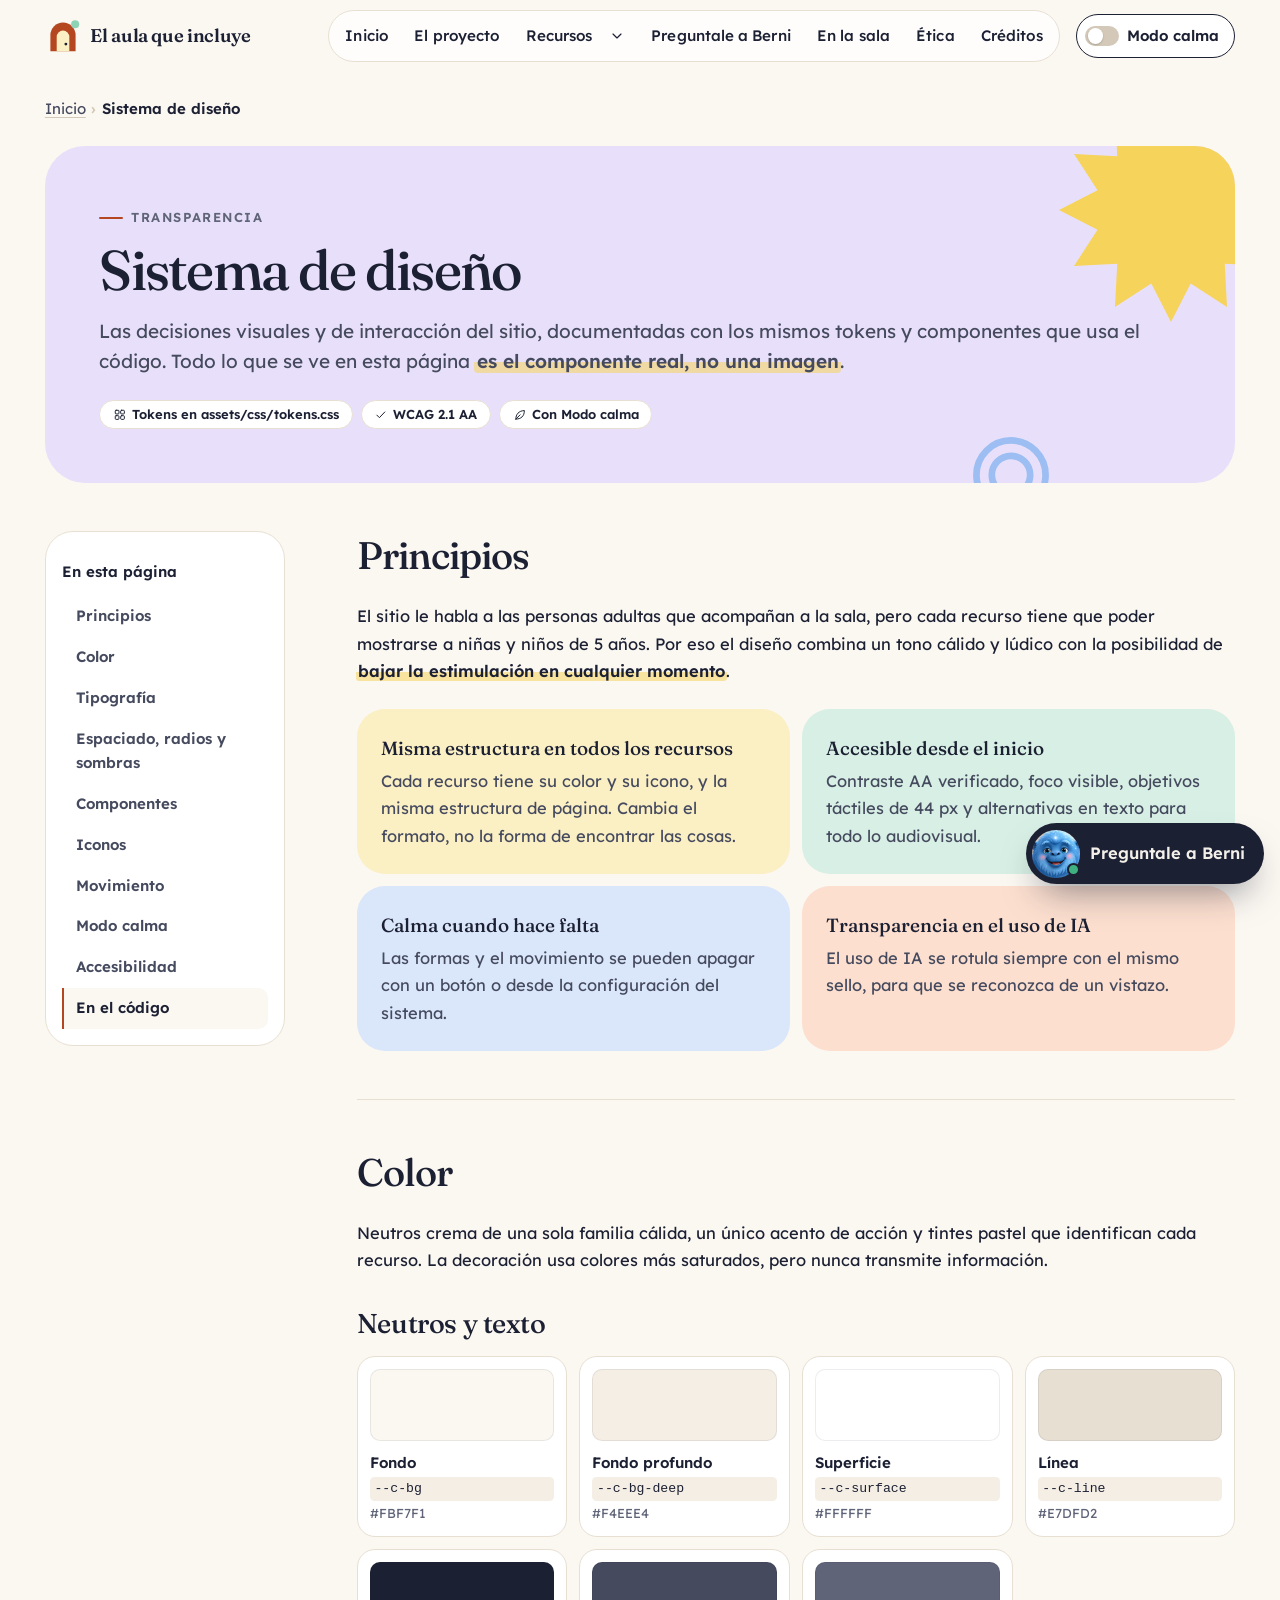
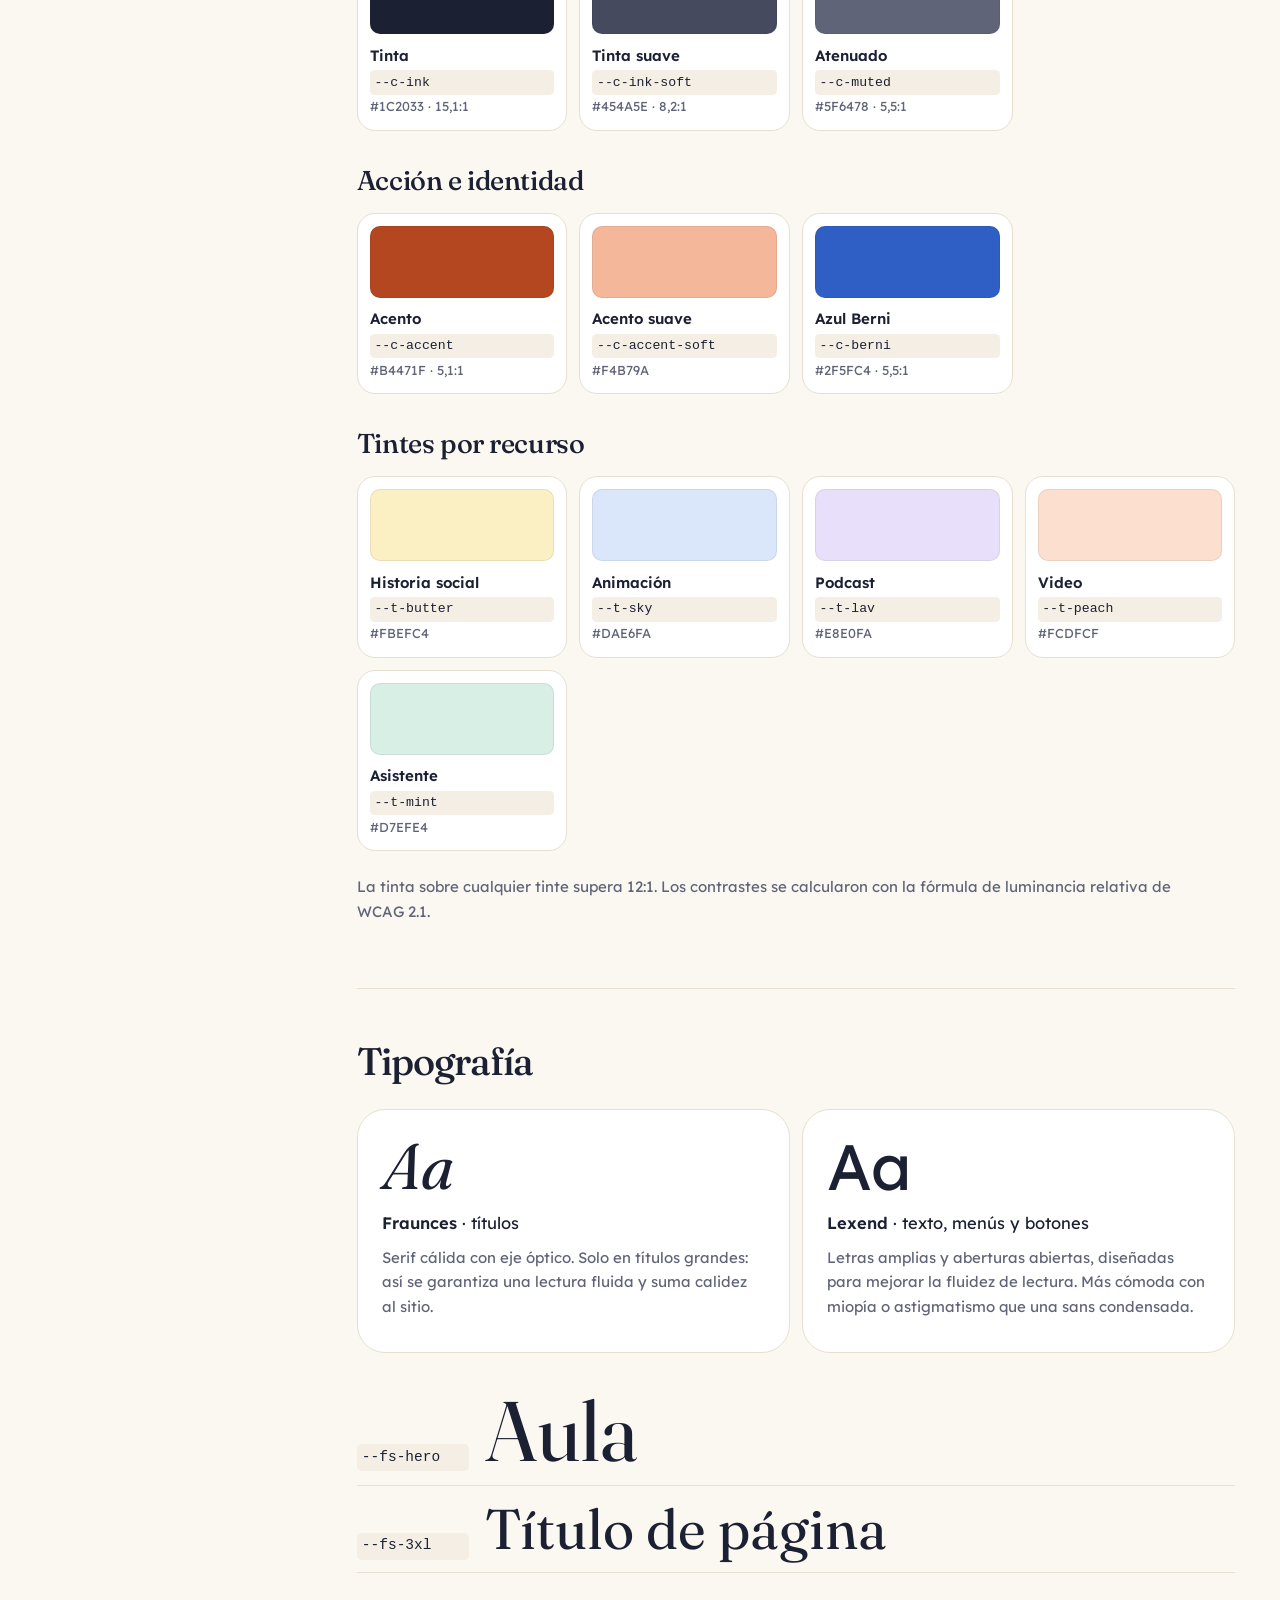
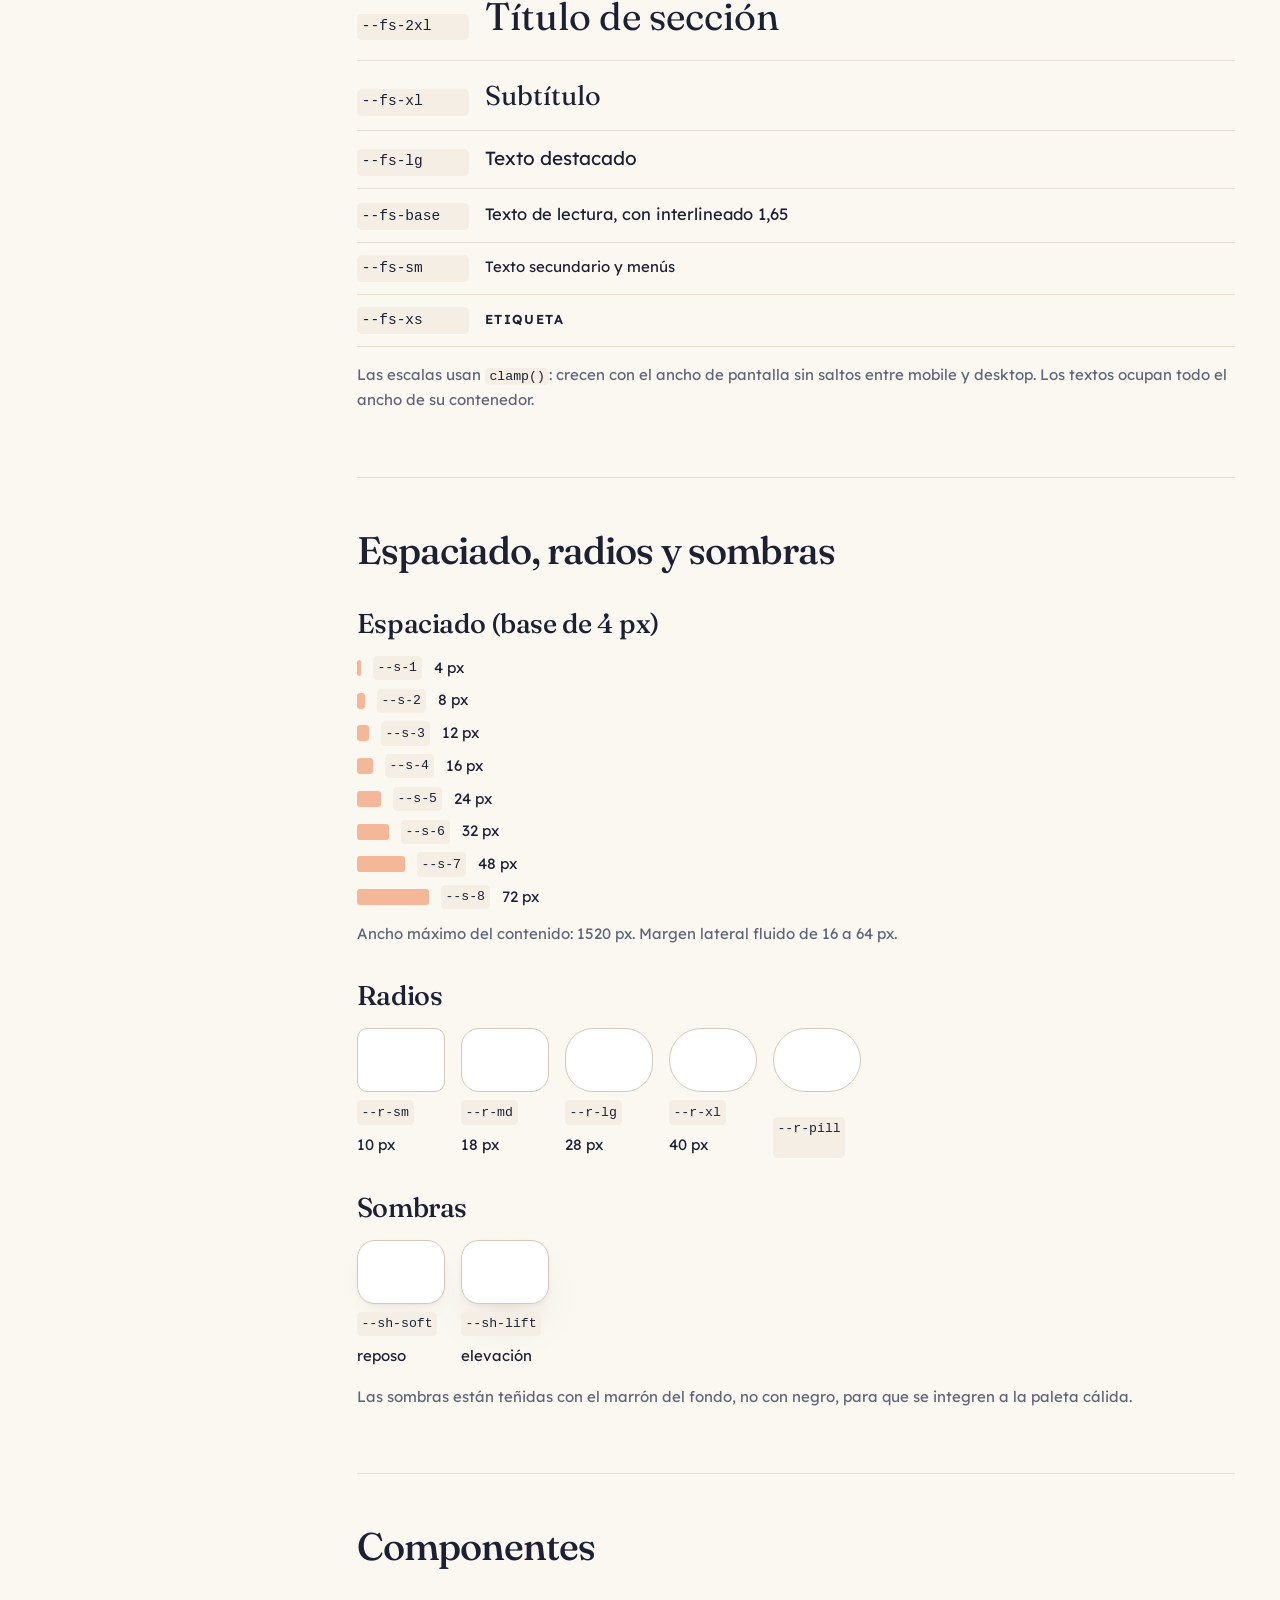
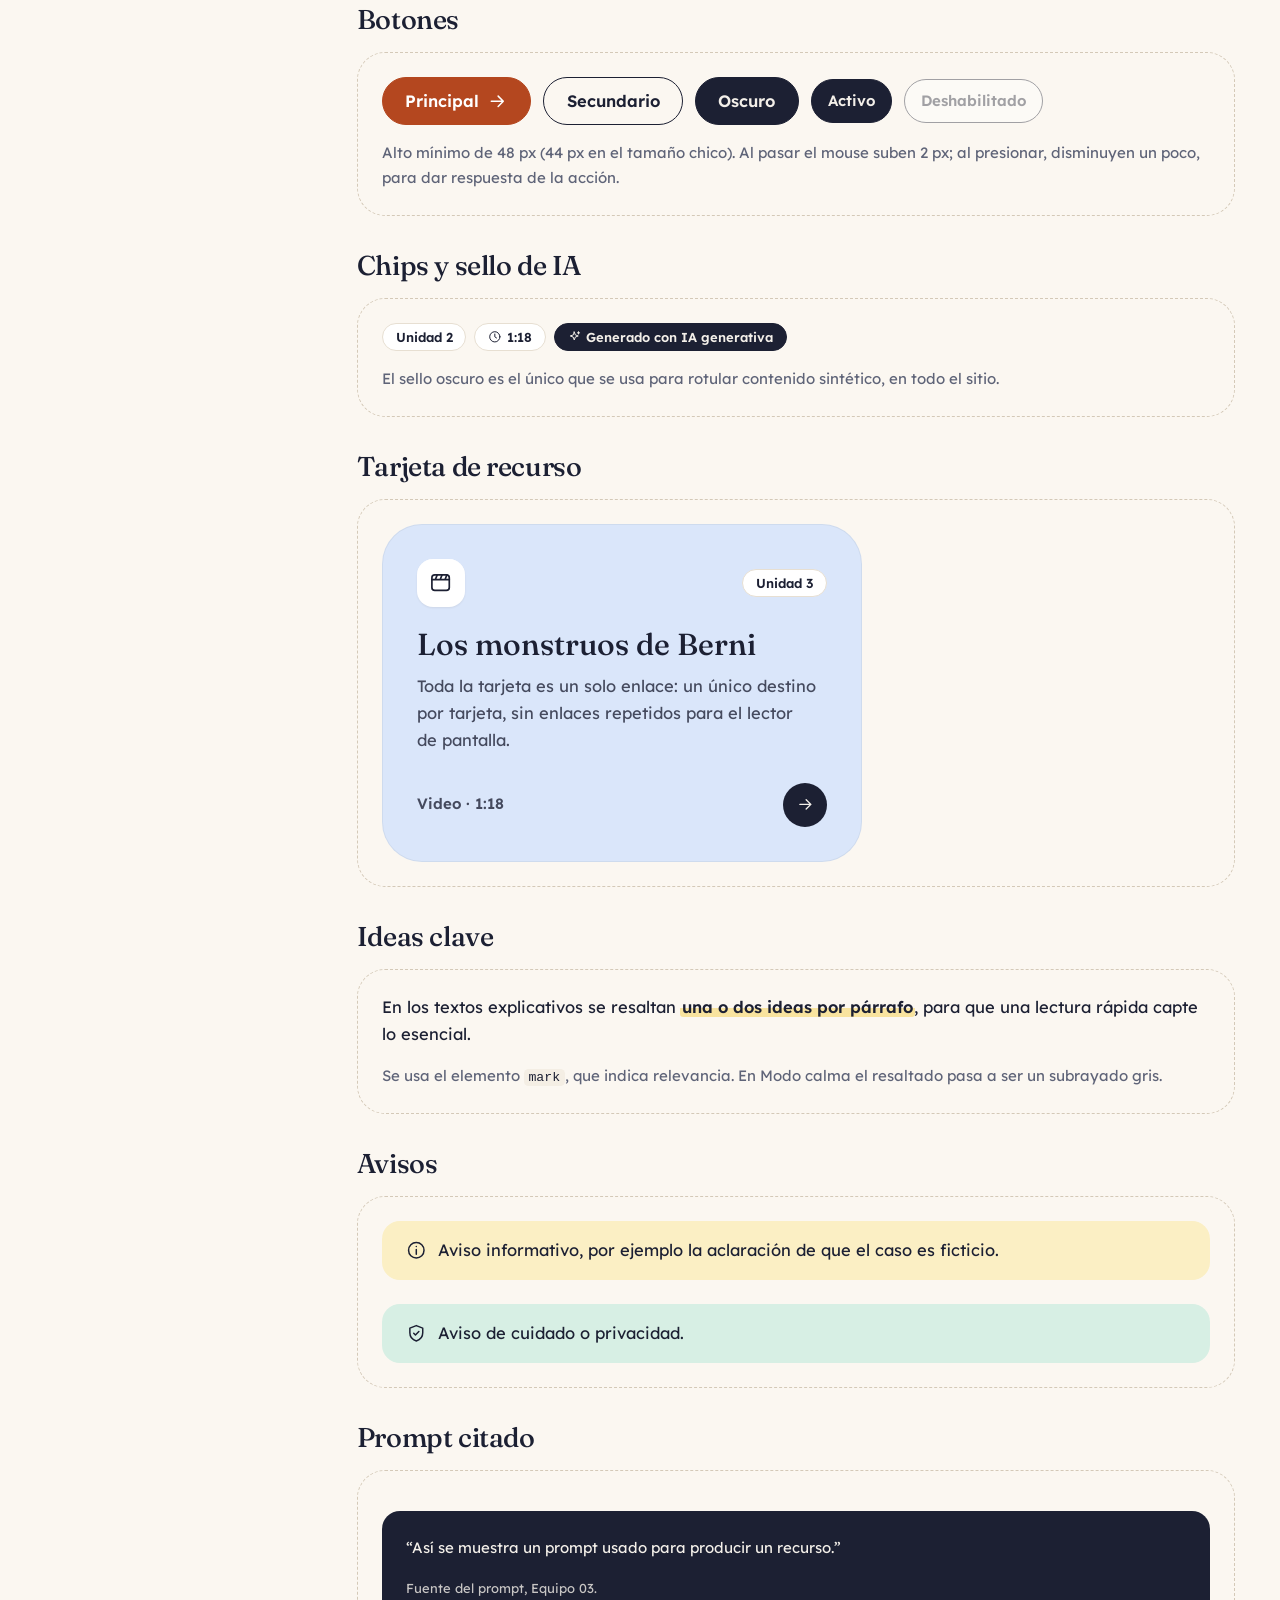
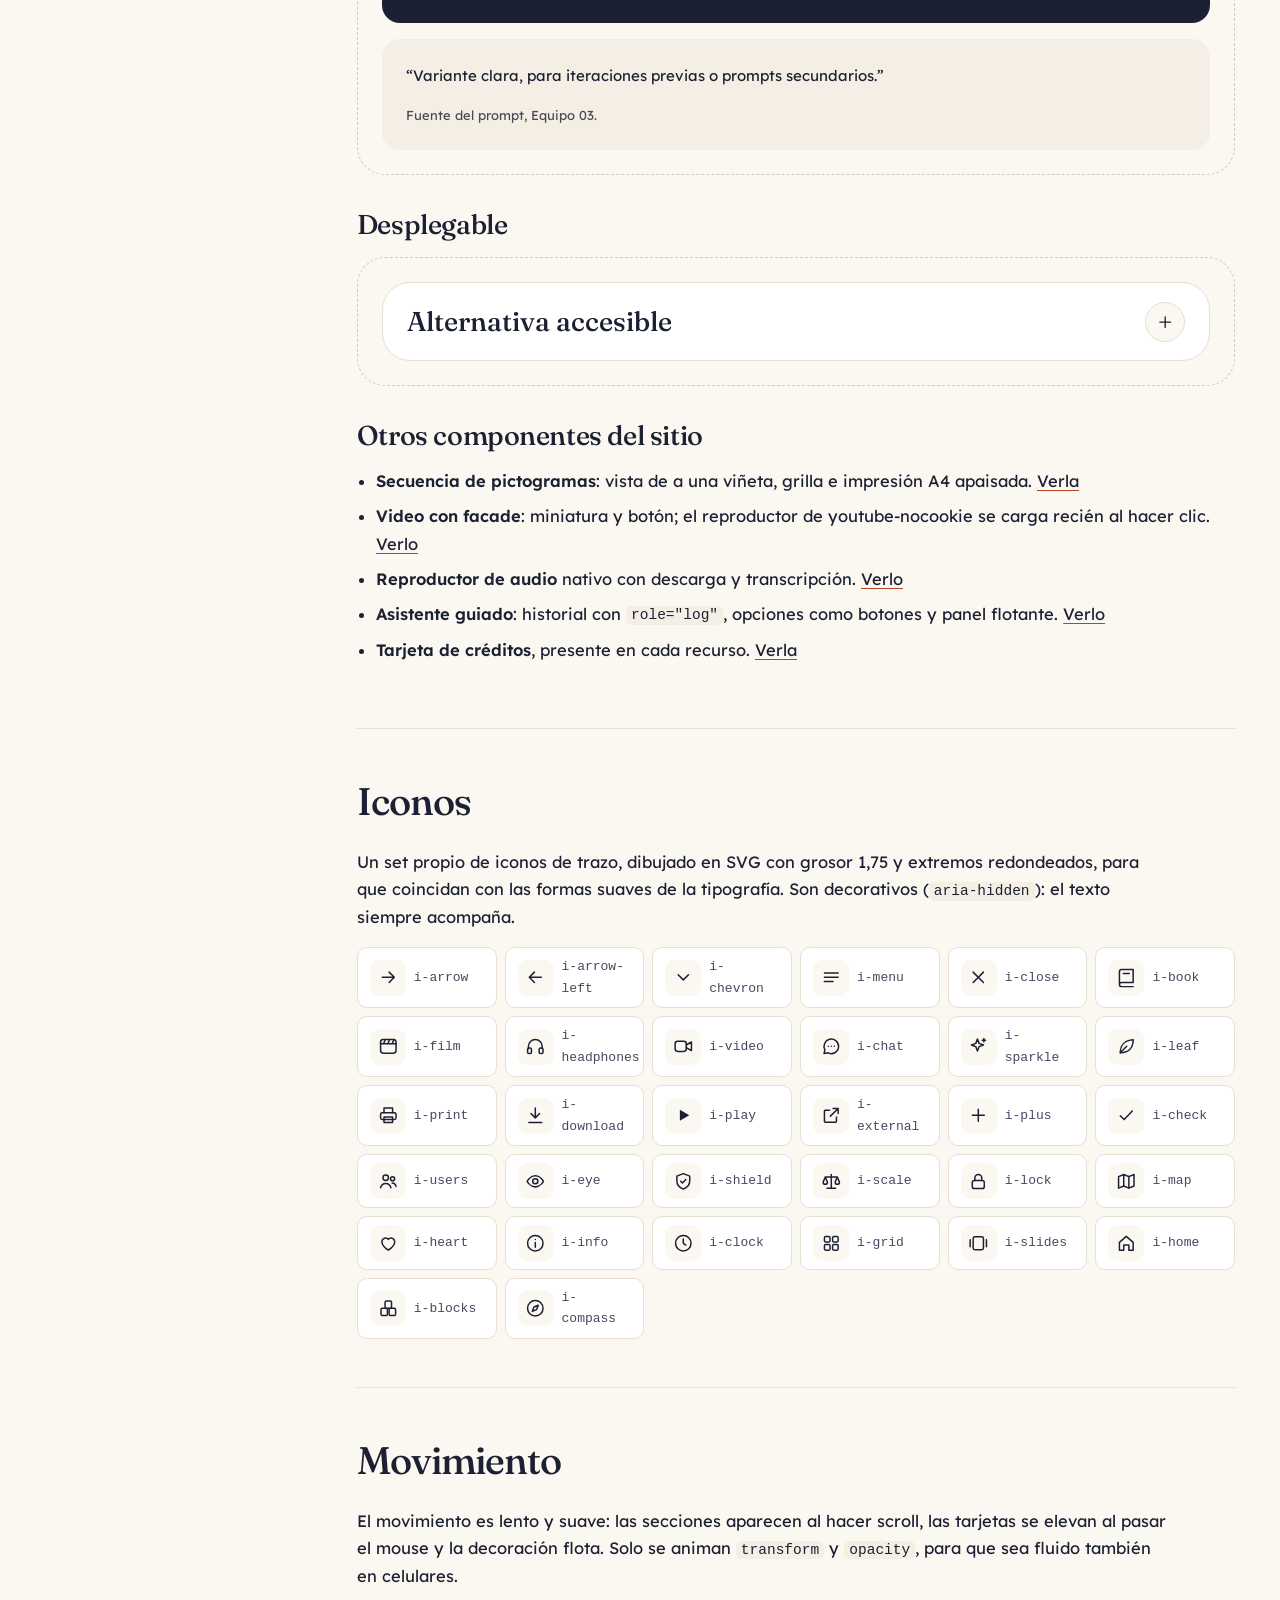
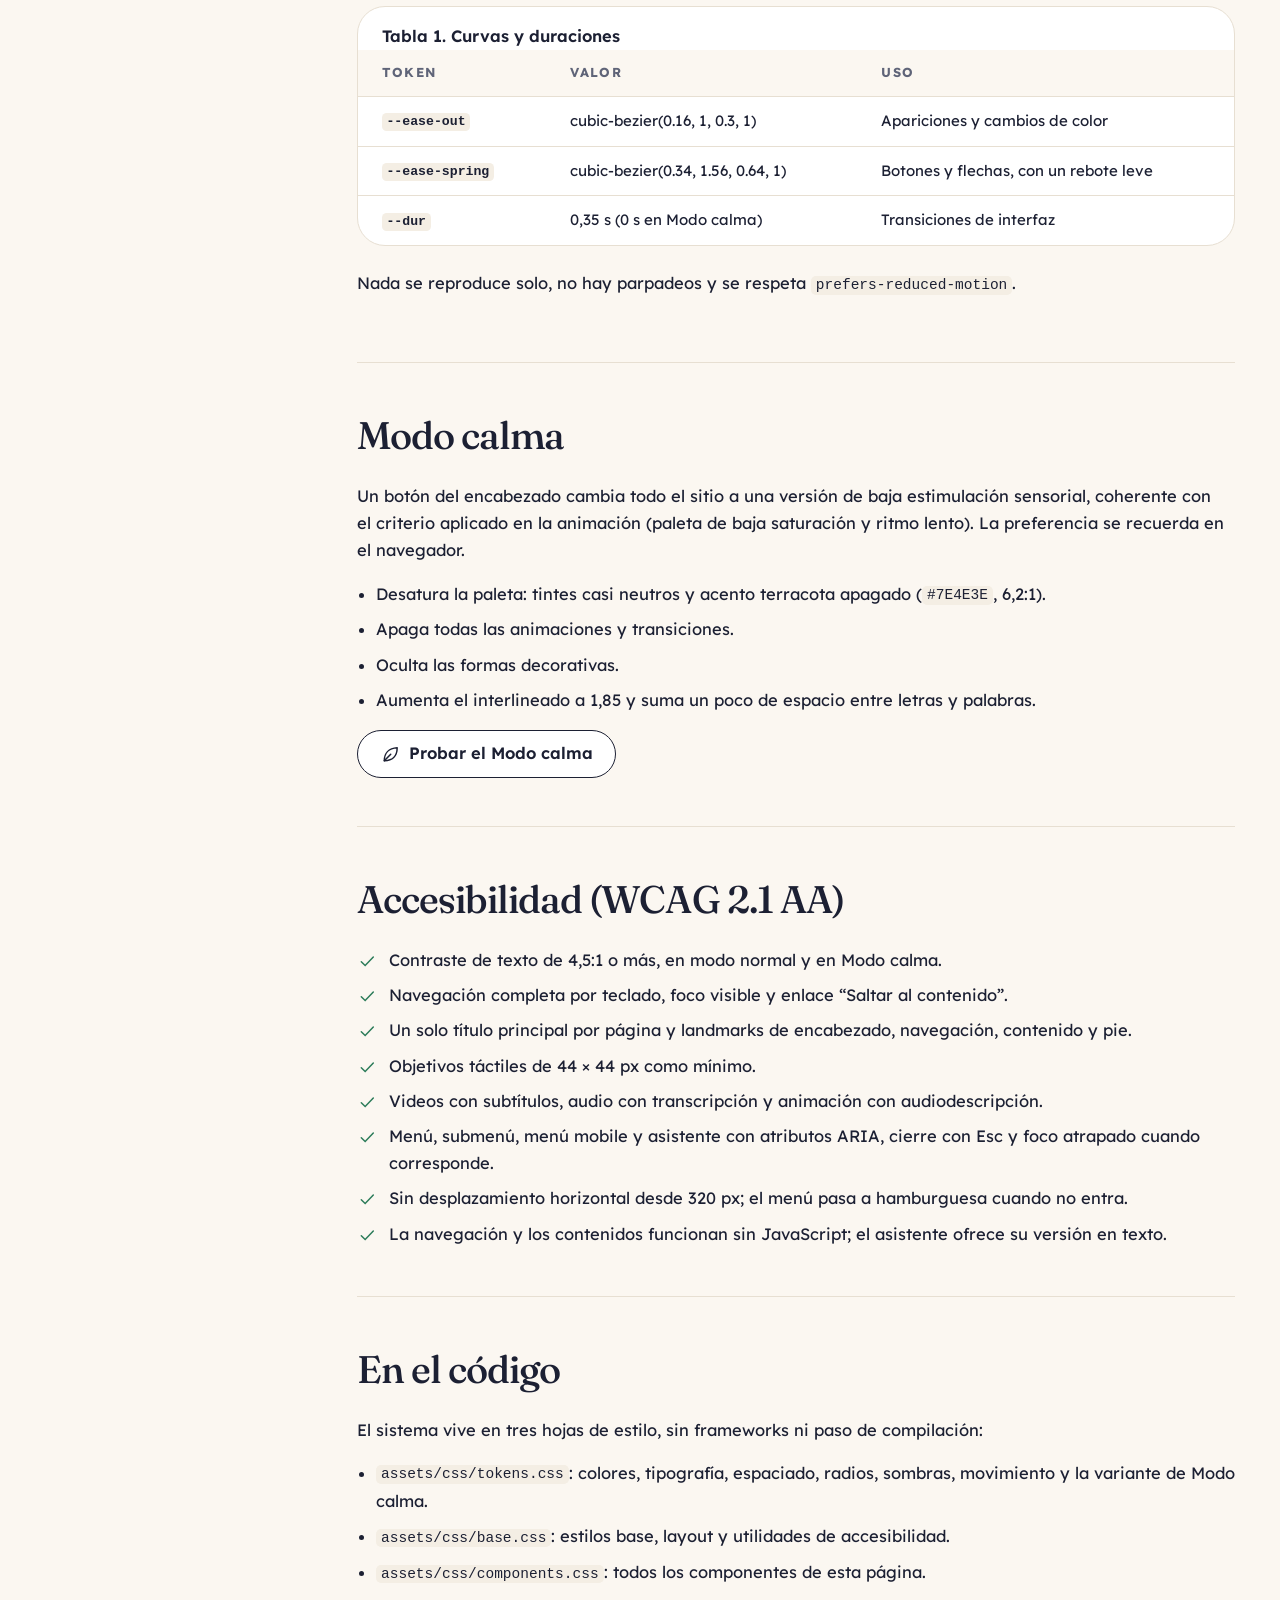
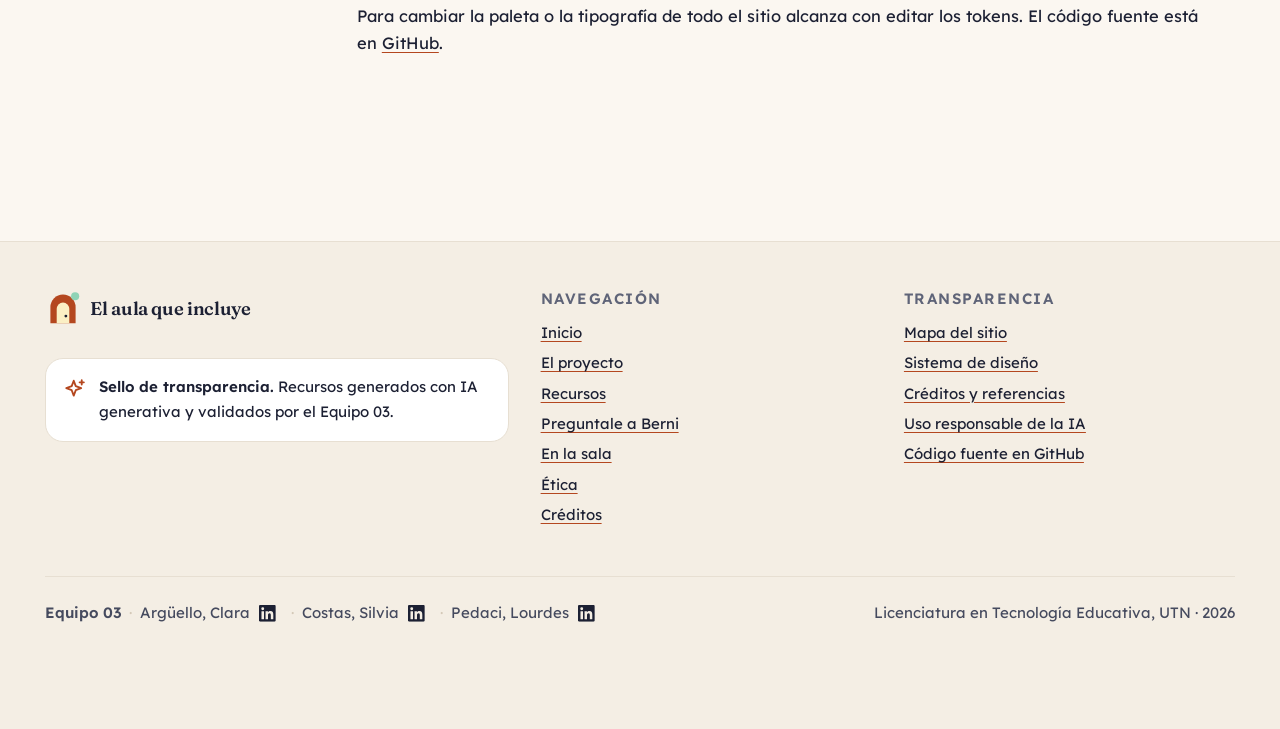
<file: sistema-de-diseno.html>
<!doctype html>
<html lang="es-AR" data-root="">
<head>
<meta charset="utf-8">
<meta name="viewport" content="width=device-width, initial-scale=1">
<title>Sistema de diseño · El aula que incluye</title>
<meta name="description" content="Principios, color, tipografía, espaciado, componentes, iconos, movimiento y accesibilidad del sitio El aula que incluye, documentados con los mismos tokens y componentes del código.">
<link rel="canonical" href="https://lpedaci.github.io/iag-tif/sistema-de-diseno.html">
<meta name="theme-color" content="#FBF7F1">
<meta property="og:type" content="website">
<meta property="og:locale" content="es_AR">
<meta property="og:site_name" content="El aula que incluye">
<meta property="og:title" content="Sistema de diseño · El aula que incluye">
<meta property="og:description" content="Principios, color, tipografía, espaciado, componentes, iconos, movimiento y accesibilidad del sitio El aula que incluye, documentados con los mismos tokens y componentes del código.">
<meta property="og:url" content="https://lpedaci.github.io/iag-tif/sistema-de-diseno.html">
<meta property="og:image" content="https://lpedaci.github.io/iag-tif/assets/img/og/og-el-aula-que-incluye.jpg">
<meta property="og:image:width" content="1200">
<meta property="og:image:height" content="630">
<meta property="og:image:alt" content="Berni, un monstruo azul y peludo con destellos blancos, sentado y sonriendo sobre un fondo beige.">
<meta name="twitter:card" content="summary_large_image">
<link rel="icon" href="favicon.ico" sizes="any">
<link rel="icon" type="image/png" sizes="32x32" href="assets/img/favicon-32.png">
<link rel="apple-touch-icon" href="assets/img/apple-touch-icon.png">
<link rel="preconnect" href="https://fonts.googleapis.com">
<link rel="preconnect" href="https://fonts.gstatic.com" crossorigin>
<link rel="stylesheet" href="https://fonts.googleapis.com/css2?family=Lexend:wght@300..700&amp;family=Fraunces:ital,opsz,wght@0,9..144,300..700;1,9..144,300..700&amp;display=swap">
<link rel="stylesheet" href="assets/css/tokens.css?v=20261107a">
<link rel="stylesheet" href="assets/css/base.css?v=20261107a">
<link rel="stylesheet" href="assets/css/components.css?v=20261107m">
<script src="assets/js/calma.js?v=20261107a"></script>
<script src="assets/js/main.js?v=20261107b" defer></script>

<script src="assets/js/chatbot.js?v=20261107c" defer></script>
</head>
<body>
<svg xmlns="http://www.w3.org/2000/svg" style="display:none" aria-hidden="true"><symbol id="i-arrow" viewBox="0 0 24 24"><path d="M5 12h14M13 6l6 6-6 6"/></symbol><symbol id="i-arrow-left" viewBox="0 0 24 24"><path d="M19 12H5M11 6l-6 6 6 6"/></symbol><symbol id="i-chevron" viewBox="0 0 24 24"><path d="M6 9l6 6 6-6"/></symbol><symbol id="i-menu" viewBox="0 0 24 24"><path d="M4 7h16M4 12h16M4 17h10"/></symbol><symbol id="i-close" viewBox="0 0 24 24"><path d="M6 6l12 12M18 6L6 18"/></symbol><symbol id="i-book" viewBox="0 0 24 24"><path d="M4 5.5A2.5 2.5 0 0 1 6.5 3H20v15H6.5A2.5 2.5 0 0 0 4 20.5zM4 20.5A2.5 2.5 0 0 0 6.5 23H20M8.5 7.5h7"/></symbol><symbol id="i-film" viewBox="0 0 24 24"><rect x="3" y="4" width="18" height="16" rx="3"/><path d="M3 9h18M8.5 4l-2 5M13.5 4l-2 5M18.5 4l-2 5"/></symbol><symbol id="i-headphones" viewBox="0 0 24 24"><path d="M4 15v-3a8 8 0 0 1 16 0v3"/><rect x="3" y="14" width="4.5" height="6.5" rx="1.6"/><rect x="16.5" y="14" width="4.5" height="6.5" rx="1.6"/></symbol><symbol id="i-video" viewBox="0 0 24 24"><rect x="2.5" y="6" width="13" height="12" rx="3"/><path d="M15.5 10.5l6-3.5v10l-6-3.5"/></symbol><symbol id="i-chat" viewBox="0 0 24 24"><path d="M20.5 12a8.5 8.5 0 0 1-12.3 7.6L3.5 20.5l1-4.4A8.5 8.5 0 1 1 20.5 12z"/><path d="M8.5 12h.01M12 12h.01M15.5 12h.01"/></symbol><symbol id="i-sparkle" viewBox="0 0 24 24"><path d="M11 3.5l1.9 5.1 5.1 1.9-5.1 1.9L11 17.5l-1.9-5.1L4 10.5l5.1-1.9zM18.5 3v4M16.5 5h4"/></symbol><symbol id="i-leaf" viewBox="0 0 24 24"><path d="M5 19.5C5 11 10 5 20 4.5c0 10-6 15-14.5 15"/><path d="M5 19.5l7.5-7.5"/></symbol><symbol id="i-print" viewBox="0 0 24 24"><path d="M7 9V3.5h10V9"/><rect x="3" y="9" width="18" height="8" rx="2"/><path d="M7 14h10v6.5H7z"/></symbol><symbol id="i-download" viewBox="0 0 24 24"><path d="M12 3.5v11.5M7 10l5 5 5-5M4.5 20.5h15"/></symbol><symbol id="i-play" viewBox="0 0 24 24"><path d="M8 5.5v13l11-6.5z" fill="currentColor" stroke="none"/></symbol><symbol id="i-external" viewBox="0 0 24 24"><path d="M14 4h6v6M20 4l-9 9M18 14v5a1 1 0 0 1-1 1H5a1 1 0 0 1-1-1V7a1 1 0 0 1 1-1h5"/></symbol><symbol id="i-plus" viewBox="0 0 24 24"><path d="M12 5v14M5 12h14"/></symbol><symbol id="i-check" viewBox="0 0 24 24"><path d="M5 12.5l4.5 4.5L19 7"/></symbol><symbol id="i-users" viewBox="0 0 24 24"><circle cx="9" cy="8" r="3.2"/><path d="M3 19.5c.8-3.4 3.2-5 6-5s5.2 1.6 6 5"/><circle cx="17" cy="9" r="2.4"/><path d="M16.5 14c2.3 0 3.9 1.3 4.5 4"/></symbol><symbol id="i-eye" viewBox="0 0 24 24"><path d="M2.5 12S6 5.5 12 5.5 21.5 12 21.5 12 18 18.5 12 18.5 2.5 12 2.5 12z"/><circle cx="12" cy="12" r="3"/></symbol><symbol id="i-shield" viewBox="0 0 24 24"><path d="M12 3l7.5 3v5.5c0 4.5-3.2 8.3-7.5 9.5-4.3-1.2-7.5-5-7.5-9.5V6z"/><path d="M9 12l2 2 4-4"/></symbol><symbol id="i-scale" viewBox="0 0 24 24"><path d="M12 4v16M7 20h10M5 7h14M5 7l-2.5 6a2.5 2.5 0 0 0 5 0zM19 7l-2.5 6a2.5 2.5 0 0 0 5 0z"/></symbol><symbol id="i-lock" viewBox="0 0 24 24"><rect x="5" y="11" width="14" height="9.5" rx="2.5"/><path d="M8 11V8a4 4 0 0 1 8 0v3"/></symbol><symbol id="i-map" viewBox="0 0 24 24"><path d="M9 4L3 6.5V20l6-2.5 6 2.5 6-2.5V4l-6 2.5zM9 4v13.5M15 6.5V20"/></symbol><symbol id="i-heart" viewBox="0 0 24 24"><path d="M12 20s-7.5-4.6-7.5-10A4.3 4.3 0 0 1 12 7.4 4.3 4.3 0 0 1 19.5 10C19.5 15.4 12 20 12 20z"/></symbol><symbol id="i-info" viewBox="0 0 24 24"><circle cx="12" cy="12" r="9"/><path d="M12 11v5.5M12 7.5h.01"/></symbol><symbol id="i-clock" viewBox="0 0 24 24"><circle cx="12" cy="12" r="9"/><path d="M12 7v5l3 2"/></symbol><symbol id="i-grid" viewBox="0 0 24 24"><rect x="4" y="4" width="6.5" height="6.5" rx="1.5"/><rect x="13.5" y="4" width="6.5" height="6.5" rx="1.5"/><rect x="4" y="13.5" width="6.5" height="6.5" rx="1.5"/><rect x="13.5" y="13.5" width="6.5" height="6.5" rx="1.5"/></symbol><symbol id="i-slides" viewBox="0 0 24 24"><rect x="6" y="4.5" width="12" height="15" rx="2"/><path d="M2.5 8v8M21.5 8v8"/></symbol><symbol id="i-home" viewBox="0 0 24 24"><path d="M4 11l8-7 8 7v9H15v-6H9v6H4z"/></symbol><symbol id="i-blocks" viewBox="0 0 24 24"><rect x="3.5" y="12" width="7.5" height="8.5" rx="1.5"/><rect x="13" y="12" width="7.5" height="8.5" rx="1.5"/><rect x="8.25" y="3.5" width="7.5" height="8.5" rx="1.5"/></symbol><symbol id="i-scale-balance" viewBox="0 0 24 24"><path d="M3 12h18"/></symbol><symbol id="i-compass" viewBox="0 0 24 24"><circle cx="12" cy="12" r="9"/><path d="M15.5 8.5l-2 5-5 2 2-5z"/></symbol><symbol id="i-linkedin" viewBox="0 0 24 24"><path fill="currentColor" stroke="none" d="M20.45 20.45h-3.56v-5.57c0-1.33-.02-3.04-1.85-3.04-1.86 0-2.14 1.45-2.14 2.94v5.67H9.35V9h3.41v1.56h.05c.48-.9 1.64-1.85 3.37-1.85 3.6 0 4.27 2.37 4.27 5.46v6.28zM5.34 7.43a2.06 2.06 0 1 1 0-4.13 2.06 2.06 0 0 1 0 4.13zM7.12 20.45H3.56V9h3.56v11.45zM22.22 0H1.77C.79 0 0 .77 0 1.73v20.54C0 23.23.79 24 1.77 24h20.45c.98 0 1.78-.77 1.78-1.73V1.73C24 .77 23.2 0 22.22 0z"/></symbol></svg>
<a class="skip-link" href="#contenido">Saltar al contenido</a>
<header class="site-header">
  <div class="wrap site-header__inner">
    <a class="brand" href="index.html"><svg class="brand__mark" viewBox="0 0 40 40" aria-hidden="true" focusable="false"><path d="M6 37V19a14 14 0 0 1 28 0v18z" fill="var(--c-accent)"/><path d="M13 37V21a7 7 0 0 1 14 0v16z" fill="var(--t-butter)"/><circle cx="23.2" cy="29" r="1.6" fill="var(--c-ink)"/><circle cx="33.5" cy="7" r="4.5" fill="var(--d-mint)"/></svg><span class="brand__text">El aula que incluye</span></a>
    <nav class="nav" aria-label="Principal"><ul class="nav__list"><li><a class="nav__link" href="index.html">Inicio</a></li><li><a class="nav__link" href="proyecto.html">El proyecto</a></li><li class="nav__has-sub"><div class="nav__pair"><a class="nav__link" href="recursos/index.html">Recursos</a><button class="nav__link nav__sub-btn" type="button" aria-expanded="false" aria-controls="submenu-recursos" data-submenu-toggle><span class="visually-hidden">Mostrar recursos</span><svg class="icon" aria-hidden="true" focusable="false"><use href="#i-chevron"/></svg></button></div><ul class="submenu" id="submenu-recursos" hidden><li><a href="recursos/historia-social.html"><span class="submenu__ico" style="--tint:var(--t-butter)"><svg class="icon" aria-hidden="true" focusable="false"><use href="#i-book"/></svg></span><span>Historia social<small>Unidad 2 · Texto e imagen</small></span></a></li><li><a href="recursos/animacion.html"><span class="submenu__ico" style="--tint:var(--t-sky)"><svg class="icon" aria-hidden="true" focusable="false"><use href="#i-film"/></svg></span><span>Animación<small>Unidad 3 · Video</small></span></a></li><li><a href="recursos/podcast.html"><span class="submenu__ico" style="--tint:var(--t-lav)"><svg class="icon" aria-hidden="true" focusable="false"><use href="#i-headphones"/></svg></span><span>Podcast<small>Unidad 4 · Audio</small></span></a></li><li><a href="recursos/video.html"><span class="submenu__ico" style="--tint:var(--t-peach)"><svg class="icon" aria-hidden="true" focusable="false"><use href="#i-video"/></svg></span><span>Video<small>Unidad 5 · Video</small></span></a></li><li class="submenu__all"><a href="recursos/index.html"><span class="submenu__ico"><svg class="icon" aria-hidden="true" focusable="false"><use href="#i-grid"/></svg></span><span>Ver todos los recursos<small>Con filtro por formato</small></span></a></li></ul></li><li><a class="nav__link" href="asistente.html">Preguntale a Berni</a></li><li><a class="nav__link" href="en-la-sala.html">En la sala</a></li><li><a class="nav__link" href="etica.html">Ética</a></li><li><a class="nav__link" href="creditos.html">Créditos</a></li></ul></nav>
    <div class="header-tools">
      <button class="calma-toggle" type="button" aria-pressed="false" data-calma-toggle><span class="calma-toggle__dot" aria-hidden="true"></span><span class="calma-toggle__label">Modo calma</span><span class="calma-toggle__label-short">Calma</span></button>
      <button class="menu-toggle" type="button" aria-expanded="false" aria-controls="menu-mobile" data-menu-open><span class="visually-hidden">Abrir menú</span><svg class="icon" aria-hidden="true" focusable="false"><use href="#i-menu"/></svg></button>
      <a class="menu-nojs" href="#navegacion-pie">Menú</a>
    </div>
  </div>
  <p class="visually-hidden" id="calma-aviso" aria-live="polite"></p>
</header>
  <div class="mobile-menu" id="menu-mobile" role="dialog" aria-modal="true" aria-label="Menú del sitio" hidden>
    <div class="mobile-menu__top">
      <a class="brand" href="index.html"><svg class="brand__mark" viewBox="0 0 40 40" aria-hidden="true" focusable="false"><path d="M6 37V19a14 14 0 0 1 28 0v18z" fill="var(--c-accent)"/><path d="M13 37V21a7 7 0 0 1 14 0v16z" fill="var(--t-butter)"/><circle cx="23.2" cy="29" r="1.6" fill="var(--c-ink)"/><circle cx="33.5" cy="7" r="4.5" fill="var(--d-mint)"/></svg><span class="brand__text">El aula que incluye</span></a>
      <button class="menu-toggle" type="button" data-menu-close><span class="visually-hidden">Cerrar menú</span><svg class="icon" aria-hidden="true" focusable="false"><use href="#i-close"/></svg></button>
    </div>
    <nav aria-label="Principal, versión mobile"><ul class="mobile-menu__list"><li><a href="index.html">Inicio<svg class="icon" aria-hidden="true" focusable="false"><use href="#i-arrow"/></svg></a></li><li><a href="proyecto.html">El proyecto<svg class="icon" aria-hidden="true" focusable="false"><use href="#i-arrow"/></svg></a></li><li><a href="recursos/index.html">Recursos<svg class="icon" aria-hidden="true" focusable="false"><use href="#i-arrow"/></svg></a><ul class="mobile-menu__sub"><li><a href="recursos/historia-social.html">Historia social</a></li><li><a href="recursos/animacion.html">Animación</a></li><li><a href="recursos/podcast.html">Podcast</a></li><li><a href="recursos/video.html">Video</a></li></ul></li><li><a href="asistente.html">Preguntale a Berni<svg class="icon" aria-hidden="true" focusable="false"><use href="#i-arrow"/></svg></a></li><li><a href="en-la-sala.html">En la sala<svg class="icon" aria-hidden="true" focusable="false"><use href="#i-arrow"/></svg></a></li><li><a href="etica.html">Ética<svg class="icon" aria-hidden="true" focusable="false"><use href="#i-arrow"/></svg></a></li><li><a href="creditos.html">Créditos<svg class="icon" aria-hidden="true" focusable="false"><use href="#i-arrow"/></svg></a></li><li><a href="mapa-del-sitio.html">Mapa del sitio<svg class="icon" aria-hidden="true" focusable="false"><use href="#i-arrow"/></svg></a></li></ul></nav>
    <div class="mobile-menu__foot"><button class="calma-toggle" type="button" aria-pressed="false" data-calma-toggle><span class="calma-toggle__dot" aria-hidden="true"></span><span class="calma-toggle__label">Modo calma</span><span class="calma-toggle__label-short">Calma</span></button></div>
  </div>
<main id="contenido" tabindex="-1">
<header class="page-hero">
  <div class="wrap">
    <nav class="breadcrumb" aria-label="Ruta de navegación"><ol><li><a href="index.html">Inicio</a></li><li><span aria-current="page">Sistema de diseño</span></li></ol></nav>
    <div class="page-hero__panel" style="--tint:var(--t-lav)">
      <div class="deco deco--spin" style="right:-3rem;top:-3rem;width:14rem" aria-hidden="true"><svg viewBox="0 0 100 100"><polygon points="50.0,0.0 58.8,17.2 75.0,6.7 74.0,26.0 93.3,25.0 82.8,41.2 100.0,50.0 82.8,58.8 93.3,75.0 74.0,74.0 75.0,93.3 58.8,82.8 50.0,100.0 41.2,82.8 25.0,93.3 26.0,74.0 6.7,75.0 17.2,58.8 0.0,50.0 17.2,41.2 6.7,25.0 26.0,26.0 25.0,6.7 41.2,17.2" fill="var(--d-star)" stroke-linejoin="round"/></svg></div>
      <div class="deco deco--float" style="right:11rem;bottom:-2.5rem;width:6rem" aria-hidden="true"><svg viewBox="0 0 100 100" fill="none" stroke="var(--d-sky)" stroke-width="7"><circle cx="50" cy="50" r="36"/><circle cx="50" cy="50" r="20"/></svg></div>
      <p class="eyebrow">Transparencia</p>
      <h1>Sistema de diseño</h1>
      <p class="lead">Las decisiones visuales y de interacción del sitio, documentadas con los mismos tokens y componentes que usa el código. Todo lo que se ve en esta página <mark class="key">es el componente real, no una imagen</mark>.</p>
      <div class="chip-row">
        <span class="chip"><svg class="icon" aria-hidden="true" focusable="false"><use href="#i-grid"/></svg>Tokens en assets/css/tokens.css</span>
        <span class="chip"><svg class="icon" aria-hidden="true" focusable="false"><use href="#i-check"/></svg>WCAG 2.1 AA</span>
        <span class="chip"><svg class="icon" aria-hidden="true" focusable="false"><use href="#i-leaf"/></svg>Con Modo calma</span>
      </div>
    </div>
  </div>
</header>

<div class="wrap with-toc">
  <aside class="toc" data-toc aria-labelledby="toc-ds">
    <details class="toc__panel" open>
      <summary><span id="toc-ds">En esta página</span><svg class="icon" aria-hidden="true" focusable="false"><use href="#i-chevron"/></svg></summary>
      <ol>
        <li><a href="#principios">Principios</a></li>
        <li><a href="#color">Color</a></li>
        <li><a href="#tipografia">Tipografía</a></li>
        <li><a href="#espaciado">Espaciado, radios y sombras</a></li>
        <li><a href="#componentes">Componentes</a></li>
        <li><a href="#iconos">Iconos</a></li>
        <li><a href="#movimiento">Movimiento</a></li>
        <li><a href="#modo-calma">Modo calma</a></li>
        <li><a href="#accesibilidad">Accesibilidad</a></li>
        <li><a href="#codigo">En el código</a></li>
      </ol>
    </details>
  </aside>

  <div>
    <section class="prose-section" id="principios" aria-labelledby="principios-t">
      <h2 id="principios-t">Principios</h2>
      <p>El sitio le habla a las personas adultas que acompañan a la sala, pero cada recurso tiene que poder mostrarse a niñas y niños de 5 años. Por eso el diseño combina un tono cálido y lúdico con la posibilidad de <mark class="key">bajar la estimulación en cualquier momento</mark>.</p>
      <ul class="ds-principles">
        <li style="--tint:var(--t-butter)"><strong>Misma estructura en todos los recursos</strong>Cada recurso tiene su color y su icono, y la misma estructura de página. Cambia el formato, no la forma de encontrar las cosas.</li>
        <li style="--tint:var(--t-mint)"><strong>Accesible desde el inicio</strong>Contraste AA verificado, foco visible, objetivos táctiles de 44 px y alternativas en texto para todo lo audiovisual.</li>
        <li style="--tint:var(--t-sky)"><strong>Calma cuando hace falta</strong>Las formas y el movimiento se pueden apagar con un botón o desde la configuración del sistema.</li>
        <li style="--tint:var(--t-peach)"><strong>Transparencia en el uso de IA</strong>El uso de IA se rotula siempre con el mismo sello, para que se reconozca de un vistazo.</li>
      </ul>
    </section>

    <section class="prose-section" id="color" aria-labelledby="color-t">
      <h2 id="color-t">Color</h2>
      <p>Neutros crema de una sola familia cálida, un único acento de acción y tintes pastel que identifican cada recurso. La decoración usa colores más saturados, pero nunca transmite información.</p>

      <h3>Neutros y texto</h3>
      <ul class="swatches">
        <li><span class="swatch" style="background:var(--c-bg)"></span><strong>Fondo</strong><code>--c-bg</code><span>#FBF7F1</span></li>
        <li><span class="swatch" style="background:var(--c-bg-deep)"></span><strong>Fondo profundo</strong><code>--c-bg-deep</code><span>#F4EEE4</span></li>
        <li><span class="swatch" style="background:var(--c-surface)"></span><strong>Superficie</strong><code>--c-surface</code><span>#FFFFFF</span></li>
        <li><span class="swatch" style="background:var(--c-line)"></span><strong>Línea</strong><code>--c-line</code><span>#E7DFD2</span></li>
        <li><span class="swatch" style="background:var(--c-ink)"></span><strong>Tinta</strong><code>--c-ink</code><span>#1C2033 · 15,1:1</span></li>
        <li><span class="swatch" style="background:var(--c-ink-soft)"></span><strong>Tinta suave</strong><code>--c-ink-soft</code><span>#454A5E · 8,2:1</span></li>
        <li><span class="swatch" style="background:var(--c-muted)"></span><strong>Atenuado</strong><code>--c-muted</code><span>#5F6478 · 5,5:1</span></li>
      </ul>

      <h3>Acción e identidad</h3>
      <ul class="swatches">
        <li><span class="swatch" style="background:var(--c-accent)"></span><strong>Acento</strong><code>--c-accent</code><span>#B4471F · 5,1:1</span></li>
        <li><span class="swatch" style="background:var(--c-accent-soft)"></span><strong>Acento suave</strong><code>--c-accent-soft</code><span>#F4B79A</span></li>
        <li><span class="swatch" style="background:var(--c-berni)"></span><strong>Azul Berni</strong><code>--c-berni</code><span>#2F5FC4 · 5,5:1</span></li>
      </ul>

      <h3>Tintes por recurso</h3>
      <ul class="swatches">
        <li><span class="swatch" style="background:var(--t-butter)"></span><strong>Historia social</strong><code>--t-butter</code><span>#FBEFC4</span></li>
        <li><span class="swatch" style="background:var(--t-sky)"></span><strong>Animación</strong><code>--t-sky</code><span>#DAE6FA</span></li>
        <li><span class="swatch" style="background:var(--t-lav)"></span><strong>Podcast</strong><code>--t-lav</code><span>#E8E0FA</span></li>
        <li><span class="swatch" style="background:var(--t-peach)"></span><strong>Video</strong><code>--t-peach</code><span>#FCDFCF</span></li>
        <li><span class="swatch" style="background:var(--t-mint)"></span><strong>Asistente</strong><code>--t-mint</code><span>#D7EFE4</span></li>
      </ul>
      <p class="small muted">La tinta sobre cualquier tinte supera 12:1. Los contrastes se calcularon con la fórmula de luminancia relativa de WCAG 2.1.</p>
    </section>

    <section class="prose-section" id="tipografia" aria-labelledby="tipo-t">
      <h2 id="tipo-t">Tipografía</h2>
      <div class="ds-fonts">
        <div class="ds-font">
          <p class="ds-font__sample ds-font__sample--display">Aa</p>
          <p><strong>Fraunces</strong> · títulos</p>
          <p class="muted small">Serif cálida con eje óptico. Solo en títulos grandes: así se garantiza una lectura fluida y suma calidez al sitio.</p>
        </div>
        <div class="ds-font">
          <p class="ds-font__sample">Aa</p>
          <p><strong>Lexend</strong> · texto, menús y botones</p>
          <p class="muted small">Letras amplias y aberturas abiertas, diseñadas para mejorar la fluidez de lectura. Más cómoda con miopía o astigmatismo que una sans condensada.</p>
        </div>
      </div>
      <ol class="type-scale">
        <li><code>--fs-hero</code><span style="font-family:var(--f-display);font-size:var(--fs-hero);line-height:1">Aula</span></li>
        <li><code>--fs-3xl</code><span style="font-family:var(--f-display);font-size:var(--fs-3xl);line-height:1.1">Título de página</span></li>
        <li><code>--fs-2xl</code><span style="font-family:var(--f-display);font-size:var(--fs-2xl)">Título de sección</span></li>
        <li><code>--fs-xl</code><span style="font-family:var(--f-display);font-size:var(--fs-xl)">Subtítulo</span></li>
        <li><code>--fs-lg</code><span style="font-size:var(--fs-lg)">Texto destacado</span></li>
        <li><code>--fs-base</code><span style="font-size:var(--fs-base)">Texto de lectura, con interlineado 1,65</span></li>
        <li><code>--fs-sm</code><span style="font-size:var(--fs-sm)">Texto secundario y menús</span></li>
        <li><code>--fs-xs</code><span style="font-size:var(--fs-xs);font-weight:600;letter-spacing:.12em;text-transform:uppercase">Etiqueta</span></li>
      </ol>
      <p class="small muted">Las escalas usan <code>clamp()</code>: crecen con el ancho de pantalla sin saltos entre mobile y desktop. Los textos ocupan todo el ancho de su contenedor.</p>
    </section>

    <section class="prose-section" id="espaciado" aria-labelledby="esp-t">
      <h2 id="esp-t">Espaciado, radios y sombras</h2>
      <h3>Espaciado (base de 4 px)</h3>
      <ul class="space-scale">
        <li><span style="width:var(--s-1)"></span><code>--s-1</code> 4 px</li>
        <li><span style="width:var(--s-2)"></span><code>--s-2</code> 8 px</li>
        <li><span style="width:var(--s-3)"></span><code>--s-3</code> 12 px</li>
        <li><span style="width:var(--s-4)"></span><code>--s-4</code> 16 px</li>
        <li><span style="width:var(--s-5)"></span><code>--s-5</code> 24 px</li>
        <li><span style="width:var(--s-6)"></span><code>--s-6</code> 32 px</li>
        <li><span style="width:var(--s-7)"></span><code>--s-7</code> 48 px</li>
        <li><span style="width:var(--s-8)"></span><code>--s-8</code> 72 px</li>
      </ul>
      <p class="small muted">Ancho máximo del contenido: 1520 px. Margen lateral fluido de 16 a 64 px.</p>
      <h3>Radios</h3>
      <ul class="radius-scale">
        <li><span style="border-radius:var(--r-sm)"></span><code>--r-sm</code> 10 px</li>
        <li><span style="border-radius:var(--r-md)"></span><code>--r-md</code> 18 px</li>
        <li><span style="border-radius:var(--r-lg)"></span><code>--r-lg</code> 28 px</li>
        <li><span style="border-radius:var(--r-xl)"></span><code>--r-xl</code> 40 px</li>
        <li><span style="border-radius:var(--r-pill)"></span><code>--r-pill</code></li>
      </ul>
      <h3>Sombras</h3>
      <ul class="radius-scale">
        <li><span style="box-shadow:var(--sh-soft);border-radius:var(--r-md)"></span><code>--sh-soft</code> reposo</li>
        <li><span style="box-shadow:var(--sh-lift);border-radius:var(--r-md)"></span><code>--sh-lift</code> elevación</li>
      </ul>
      <p class="small muted">Las sombras están teñidas con el marrón del fondo, no con negro, para que se integren a la paleta cálida.</p>
    </section>

    <section class="prose-section" id="componentes" aria-labelledby="comp-t">
      <h2 id="comp-t">Componentes</h2>

      <h3>Botones</h3>
      <div class="ds-demo">
        <div class="btn-row">
          <a class="btn btn--primary" href="#componentes">Principal<svg class="icon" aria-hidden="true" focusable="false"><use href="#i-arrow"/></svg></a>
          <a class="btn btn--ghost" href="#componentes">Secundario</a>
          <a class="btn btn--dark" href="#componentes">Oscuro</a>
          <button class="btn btn--sm" type="button" aria-pressed="true">Activo</button>
          <button class="btn btn--sm" type="button" disabled>Deshabilitado</button>
        </div>
        <p class="small muted">Alto mínimo de 48 px (44 px en el tamaño chico). Al pasar el mouse suben 2 px; al presionar, disminuyen un poco, para dar respuesta de la acción.</p>
      </div>

      <h3>Chips y sello de IA</h3>
      <div class="ds-demo">
        <div class="chip-row">
          <span class="chip">Unidad 2</span>
          <span class="chip"><svg class="icon" aria-hidden="true" focusable="false"><use href="#i-clock"/></svg>1:18</span>
          <span class="chip chip--ia"><svg class="icon" aria-hidden="true" focusable="false"><use href="#i-sparkle"/></svg>Generado con IA generativa</span>
        </div>
        <p class="small muted">El sello oscuro es el único que se usa para rotular contenido sintético, en todo el sitio.</p>
      </div>

      <h3>Tarjeta de recurso</h3>
      <div class="ds-demo ds-demo--card">
        <article class="rcard rcard--animacion">
          <div class="rcard__top"><span class="rcard__ico"><svg class="icon" aria-hidden="true" focusable="false"><use href="#i-film"/></svg></span><span class="chip">Unidad 3</span></div>
          <h4 class="ds-rcard-title"><a href="recursos/animacion.html">Los monstruos de Berni</a></h4>
          <p>Toda la tarjeta es un solo enlace: un único destino por tarjeta, sin enlaces repetidos para el lector de pantalla.</p>
          <div class="rcard__meta"><span>Video · 1:18</span><span class="rcard__go"><svg class="icon" aria-hidden="true" focusable="false"><use href="#i-arrow"/></svg></span></div>
        </article>
      </div>

      <h3>Ideas clave</h3>
      <div class="ds-demo">
        <p>En los textos explicativos se resaltan <mark class="key">una o dos ideas por párrafo</mark>, para que una lectura rápida capte lo esencial.</p>
        <p class="small muted">Se usa el elemento <code>mark</code>, que indica relevancia. En Modo calma el resaltado pasa a ser un subrayado gris.</p>
      </div>

      <h3>Avisos</h3>
      <div class="ds-demo">
        <p class="callout"><svg class="icon" aria-hidden="true" focusable="false"><use href="#i-info"/></svg><span>Aviso informativo, por ejemplo la aclaración de que el caso es ficticio.</span></p>
        <p class="callout callout--mint"><svg class="icon" aria-hidden="true" focusable="false"><use href="#i-shield"/></svg><span>Aviso de cuidado o privacidad.</span></p>
      </div>

      <h3>Prompt citado</h3>
      <div class="ds-demo">
        <blockquote class="prompt">
          <p>“Así se muestra un prompt usado para producir un recurso.”</p>
          <cite>Fuente del prompt, Equipo 03.</cite>
        </blockquote>
        <blockquote class="prompt prompt--soft">
          <p>“Variante clara, para iteraciones previas o prompts secundarios.”</p>
          <cite>Fuente del prompt, Equipo 03.</cite>
        </blockquote>
      </div>

      <h3>Desplegable</h3>
      <div class="ds-demo">
        <details class="disclosure">
          <summary>Alternativa accesible<span class="disclosure__sum-ico"><svg class="icon" aria-hidden="true" focusable="false"><use href="#i-plus"/></svg></span></summary>
          <div class="disclosure__body"><p>Se usa para transcripciones, audiodescripciones y procesos de producción: el contenido está siempre en el HTML y se puede leer o imprimir.</p></div>
        </details>
      </div>

      <h3>Otros componentes del sitio</h3>
      <ul class="ds-list">
        <li><strong>Secuencia de pictogramas</strong>: vista de a una viñeta, grilla e impresión A4 apaisada. <a href="recursos/historia-social.html#recurso">Verla</a></li>
        <li><strong>Video con facade</strong>: miniatura y botón; el reproductor de youtube-nocookie se carga recién al hacer clic. <a href="recursos/animacion.html#recurso">Verlo</a></li>
        <li><strong>Reproductor de audio</strong> nativo con descarga y transcripción. <a href="recursos/podcast.html#recurso">Verlo</a></li>
        <li><strong>Asistente guiado</strong>: historial con <code>role="log"</code>, opciones como botones y panel flotante. <a href="asistente.html">Verlo</a></li>
        <li><strong>Tarjeta de créditos</strong>, presente en cada recurso. <a href="recursos/video.html#creditos">Verla</a></li>
      </ul>
    </section>

    <section class="prose-section" id="iconos" aria-labelledby="iconos-t">
      <h2 id="iconos-t">Iconos</h2>
      <p>Un set propio de iconos de trazo, dibujado en SVG con grosor 1,75 y extremos redondeados, para que coincidan con las formas suaves de la tipografía. Son decorativos (<code>aria-hidden</code>): el texto siempre acompaña.</p>
      <ul class="ds-icons"><li><span class="ds-icon"><svg class="icon" aria-hidden="true" focusable="false"><use href="#i-arrow"/></svg></span><code>i-arrow</code></li><li><span class="ds-icon"><svg class="icon" aria-hidden="true" focusable="false"><use href="#i-arrow-left"/></svg></span><code>i-arrow-left</code></li><li><span class="ds-icon"><svg class="icon" aria-hidden="true" focusable="false"><use href="#i-chevron"/></svg></span><code>i-chevron</code></li><li><span class="ds-icon"><svg class="icon" aria-hidden="true" focusable="false"><use href="#i-menu"/></svg></span><code>i-menu</code></li><li><span class="ds-icon"><svg class="icon" aria-hidden="true" focusable="false"><use href="#i-close"/></svg></span><code>i-close</code></li><li><span class="ds-icon"><svg class="icon" aria-hidden="true" focusable="false"><use href="#i-book"/></svg></span><code>i-book</code></li><li><span class="ds-icon"><svg class="icon" aria-hidden="true" focusable="false"><use href="#i-film"/></svg></span><code>i-film</code></li><li><span class="ds-icon"><svg class="icon" aria-hidden="true" focusable="false"><use href="#i-headphones"/></svg></span><code>i-headphones</code></li><li><span class="ds-icon"><svg class="icon" aria-hidden="true" focusable="false"><use href="#i-video"/></svg></span><code>i-video</code></li><li><span class="ds-icon"><svg class="icon" aria-hidden="true" focusable="false"><use href="#i-chat"/></svg></span><code>i-chat</code></li><li><span class="ds-icon"><svg class="icon" aria-hidden="true" focusable="false"><use href="#i-sparkle"/></svg></span><code>i-sparkle</code></li><li><span class="ds-icon"><svg class="icon" aria-hidden="true" focusable="false"><use href="#i-leaf"/></svg></span><code>i-leaf</code></li><li><span class="ds-icon"><svg class="icon" aria-hidden="true" focusable="false"><use href="#i-print"/></svg></span><code>i-print</code></li><li><span class="ds-icon"><svg class="icon" aria-hidden="true" focusable="false"><use href="#i-download"/></svg></span><code>i-download</code></li><li><span class="ds-icon"><svg class="icon" aria-hidden="true" focusable="false"><use href="#i-play"/></svg></span><code>i-play</code></li><li><span class="ds-icon"><svg class="icon" aria-hidden="true" focusable="false"><use href="#i-external"/></svg></span><code>i-external</code></li><li><span class="ds-icon"><svg class="icon" aria-hidden="true" focusable="false"><use href="#i-plus"/></svg></span><code>i-plus</code></li><li><span class="ds-icon"><svg class="icon" aria-hidden="true" focusable="false"><use href="#i-check"/></svg></span><code>i-check</code></li><li><span class="ds-icon"><svg class="icon" aria-hidden="true" focusable="false"><use href="#i-users"/></svg></span><code>i-users</code></li><li><span class="ds-icon"><svg class="icon" aria-hidden="true" focusable="false"><use href="#i-eye"/></svg></span><code>i-eye</code></li><li><span class="ds-icon"><svg class="icon" aria-hidden="true" focusable="false"><use href="#i-shield"/></svg></span><code>i-shield</code></li><li><span class="ds-icon"><svg class="icon" aria-hidden="true" focusable="false"><use href="#i-scale"/></svg></span><code>i-scale</code></li><li><span class="ds-icon"><svg class="icon" aria-hidden="true" focusable="false"><use href="#i-lock"/></svg></span><code>i-lock</code></li><li><span class="ds-icon"><svg class="icon" aria-hidden="true" focusable="false"><use href="#i-map"/></svg></span><code>i-map</code></li><li><span class="ds-icon"><svg class="icon" aria-hidden="true" focusable="false"><use href="#i-heart"/></svg></span><code>i-heart</code></li><li><span class="ds-icon"><svg class="icon" aria-hidden="true" focusable="false"><use href="#i-info"/></svg></span><code>i-info</code></li><li><span class="ds-icon"><svg class="icon" aria-hidden="true" focusable="false"><use href="#i-clock"/></svg></span><code>i-clock</code></li><li><span class="ds-icon"><svg class="icon" aria-hidden="true" focusable="false"><use href="#i-grid"/></svg></span><code>i-grid</code></li><li><span class="ds-icon"><svg class="icon" aria-hidden="true" focusable="false"><use href="#i-slides"/></svg></span><code>i-slides</code></li><li><span class="ds-icon"><svg class="icon" aria-hidden="true" focusable="false"><use href="#i-home"/></svg></span><code>i-home</code></li><li><span class="ds-icon"><svg class="icon" aria-hidden="true" focusable="false"><use href="#i-blocks"/></svg></span><code>i-blocks</code></li><li><span class="ds-icon"><svg class="icon" aria-hidden="true" focusable="false"><use href="#i-compass"/></svg></span><code>i-compass</code></li></ul>
    </section>

    <section class="prose-section" id="movimiento" aria-labelledby="mov-t">
      <h2 id="mov-t">Movimiento</h2>
      <p>El movimiento es lento y suave: las secciones aparecen al hacer scroll, las tarjetas se elevan al pasar el mouse y la decoración flota. Solo se animan <code>transform</code> y <code>opacity</code>, para que sea fluido también en celulares.</p>
      <div class="table-wrap" role="region" aria-labelledby="tabla-mov" tabindex="0">
        <table>
          <caption id="tabla-mov">Tabla 1. Curvas y duraciones</caption>
          <thead><tr><th scope="col">Token</th><th scope="col">Valor</th><th scope="col">Uso</th></tr></thead>
          <tbody>
            <tr><th scope="row"><code>--ease-out</code></th><td>cubic-bezier(0.16, 1, 0.3, 1)</td><td>Apariciones y cambios de color</td></tr>
            <tr><th scope="row"><code>--ease-spring</code></th><td>cubic-bezier(0.34, 1.56, 0.64, 1)</td><td>Botones y flechas, con un rebote leve</td></tr>
            <tr><th scope="row"><code>--dur</code></th><td>0,35 s (0 s en Modo calma)</td><td>Transiciones de interfaz</td></tr>
          </tbody>
        </table>
      </div>
      <p>Nada se reproduce solo, no hay parpadeos y se respeta <code>prefers-reduced-motion</code>.</p>
    </section>

    <section class="prose-section" id="modo-calma" aria-labelledby="calma-t">
      <h2 id="calma-t">Modo calma</h2>
      <p>Un botón del encabezado cambia todo el sitio a una versión de baja estimulación sensorial, coherente con el criterio aplicado en la animación (paleta de baja saturación y ritmo lento). La preferencia se recuerda en el navegador.</p>
      <ul class="ds-list">
        <li>Desatura la paleta: tintes casi neutros y acento terracota apagado (<code>#7E4E3E</code>, 6,2:1).</li>
        <li>Apaga todas las animaciones y transiciones.</li>
        <li>Oculta las formas decorativas.</li>
        <li>Aumenta el interlineado a 1,85 y suma un poco de espacio entre letras y palabras.</li>
      </ul>
      <div class="btn-row"><button class="btn" type="button" aria-pressed="false" data-calma-toggle><svg class="icon" aria-hidden="true" focusable="false"><use href="#i-leaf"/></svg>Probar el Modo calma</button></div>
    </section>

    <section class="prose-section" id="accesibilidad" aria-labelledby="a11y-t">
      <h2 id="a11y-t">Accesibilidad (WCAG 2.1 AA)</h2>
      <ul class="ds-checks">
        <li><svg class="icon" aria-hidden="true" focusable="false"><use href="#i-check"/></svg>Contraste de texto de 4,5:1 o más, en modo normal y en Modo calma.</li>
        <li><svg class="icon" aria-hidden="true" focusable="false"><use href="#i-check"/></svg>Navegación completa por teclado, foco visible y enlace “Saltar al contenido”.</li>
        <li><svg class="icon" aria-hidden="true" focusable="false"><use href="#i-check"/></svg>Un solo título principal por página y landmarks de encabezado, navegación, contenido y pie.</li>
        <li><svg class="icon" aria-hidden="true" focusable="false"><use href="#i-check"/></svg>Objetivos táctiles de 44 × 44 px como mínimo.</li>
        <li><svg class="icon" aria-hidden="true" focusable="false"><use href="#i-check"/></svg>Videos con subtítulos, audio con transcripción y animación con audiodescripción.</li>
        <li><svg class="icon" aria-hidden="true" focusable="false"><use href="#i-check"/></svg>Menú, submenú, menú mobile y asistente con atributos ARIA, cierre con Esc y foco atrapado cuando corresponde.</li>
        <li><svg class="icon" aria-hidden="true" focusable="false"><use href="#i-check"/></svg>Sin desplazamiento horizontal desde 320 px; el menú pasa a hamburguesa cuando no entra.</li>
        <li><svg class="icon" aria-hidden="true" focusable="false"><use href="#i-check"/></svg>La navegación y los contenidos funcionan sin JavaScript; el asistente ofrece su versión en texto.</li>
      </ul>
    </section>

    <section class="prose-section" id="codigo" aria-labelledby="codigo-t">
      <h2 id="codigo-t">En el código</h2>
      <p>El sistema vive en tres hojas de estilo, sin frameworks ni paso de compilación:</p>
      <ul class="ds-list">
        <li><code>assets/css/tokens.css</code>: colores, tipografía, espaciado, radios, sombras, movimiento y la variante de Modo calma.</li>
        <li><code>assets/css/base.css</code>: estilos base, layout y utilidades de accesibilidad.</li>
        <li><code>assets/css/components.css</code>: todos los componentes de esta página.</li>
      </ul>
      <p>Para cambiar la paleta o la tipografía de todo el sitio alcanza con editar los tokens. El código fuente está en <a href="https://github.com/lpedaci/iag-tif">GitHub</a>.</p>
    </section>
  </div>
</div>
</main>
<footer class="site-footer">
  <div class="wrap">
    <div class="site-footer__grid">
      <div>
        <a class="brand" href="index.html"><svg class="brand__mark" viewBox="0 0 40 40" aria-hidden="true" focusable="false"><path d="M6 37V19a14 14 0 0 1 28 0v18z" fill="var(--c-accent)"/><path d="M13 37V21a7 7 0 0 1 14 0v16z" fill="var(--t-butter)"/><circle cx="23.2" cy="29" r="1.6" fill="var(--c-ink)"/><circle cx="33.5" cy="7" r="4.5" fill="var(--d-mint)"/></svg><span class="brand__text">El aula que incluye<small>IA generativa como soporte de inclusión en el nivel inicial</small></span></a>
        <p class="seal" style="margin-top:1.5rem"><svg class="icon" aria-hidden="true" focusable="false"><use href="#i-sparkle"/></svg><span><strong>Sello de transparencia.</strong> Recursos generados con IA generativa y validados por el Equipo 03.</span></p>
      </div>
      <nav aria-labelledby="navegacion-pie"><h2 id="navegacion-pie">Navegación</h2><ul><li><a href="index.html">Inicio</a></li><li><a href="proyecto.html">El proyecto</a></li><li><a href="recursos/index.html">Recursos</a></li><li><a href="asistente.html">Preguntale a Berni</a></li><li><a href="en-la-sala.html">En la sala</a></li><li><a href="etica.html">Ética</a></li><li><a href="creditos.html">Créditos</a></li></ul></nav>
      <nav aria-labelledby="pie-mas"><h2 id="pie-mas">Transparencia</h2><ul>
        <li><a href="mapa-del-sitio.html">Mapa del sitio</a></li>
        <li><a href="sistema-de-diseno.html">Sistema de diseño</a></li>
        <li><a href="creditos.html">Créditos y referencias</a></li>
        <li><a href="etica.html">Uso responsable de la IA</a></li>
        <li><a href="https://github.com/lpedaci/iag-tif">Código fuente en GitHub</a></li>
      </ul></nav>
    </div>
    <div class="site-footer__bottom">
      <p class="team-links"><strong>Equipo 03</strong><span class="team-links__item"><span class="team-links__sep" aria-hidden="true">·</span>Argüello, Clara<a class="team-links__in" href="https://www.linkedin.com/in/clara-arg%C3%BCello-684894367" target="_blank" rel="noopener noreferrer"><svg class="icon icon--fill" aria-hidden="true" focusable="false"><use href="#i-linkedin"/></svg><span class="visually-hidden">Perfil de LinkedIn de Clara Argüello (se abre en una pestaña nueva)</span></a></span><span class="team-links__item"><span class="team-links__sep" aria-hidden="true">·</span>Costas, Silvia<a class="team-links__in" href="https://www.linkedin.com/in/silvia-costas/" target="_blank" rel="noopener noreferrer"><svg class="icon icon--fill" aria-hidden="true" focusable="false"><use href="#i-linkedin"/></svg><span class="visually-hidden">Perfil de LinkedIn de Silvia Costas (se abre en una pestaña nueva)</span></a></span><span class="team-links__item"><span class="team-links__sep" aria-hidden="true">·</span>Pedaci, Lourdes<a class="team-links__in" href="https://www.linkedin.com/in/lourdes-pedaci" target="_blank" rel="noopener noreferrer"><svg class="icon icon--fill" aria-hidden="true" focusable="false"><use href="#i-linkedin"/></svg><span class="visually-hidden">Perfil de LinkedIn de Lourdes Pedaci (se abre en una pestaña nueva)</span></a></span></p>
      <p>Licenciatura en Tecnología Educativa, UTN · 2026</p>
    </div>
  </div>
</footer>
<a class="chat-launcher" href="asistente.html" aria-label="Preguntale a Berni" aria-haspopup="dialog" aria-expanded="false" aria-controls="chat-panel" data-chat-open>
  <span class="chat-launcher__ring"><img src="assets/img/berni/berni-avatar.webp" alt="" width="48" height="48"></span><span class="chat-launcher__text">Preguntale a Berni</span>
</a>
<div class="chat-panel" id="chat-panel" hidden>
  <div class="chat-panel__box" role="dialog" aria-modal="true" aria-labelledby="chat-panel-title">
    <div class="chat" data-chat data-chat-lazy>
  <div class="chat__head">
    <img class="chat__avatar" src="assets/img/berni/berni-avatar.webp" alt="" width="44" height="44">
    <div><p class="chat__title" id="chat-panel-title">Preguntale a Berni</p><p class="chat__status">Asistente guiado por opciones</p></div>
    <button class="btn btn--sm btn--ghost" type="button" data-chat-reset>Reiniciar</button><button class="icon-btn chat-panel__close" type="button" data-chat-close><span class="visually-hidden">Cerrar el asistente</span><svg class="icon" aria-hidden="true" focusable="false"><use href="#i-close"/></svg></button>
  </div>
  <div class="chat__log" role="log" aria-live="polite" aria-labelledby="chat-panel-title" tabindex="0">
    <div class="skeleton" aria-hidden="true"><span></span><span></span><span></span></div>
  </div>
  <div class="chat__foot"><p>Berni responde con textos revisados por el Equipo 03. No hay campo para escribir: así nadie carga datos personales.</p></div>
</div>
  </div>
</div>
</body>
</html>
</file>
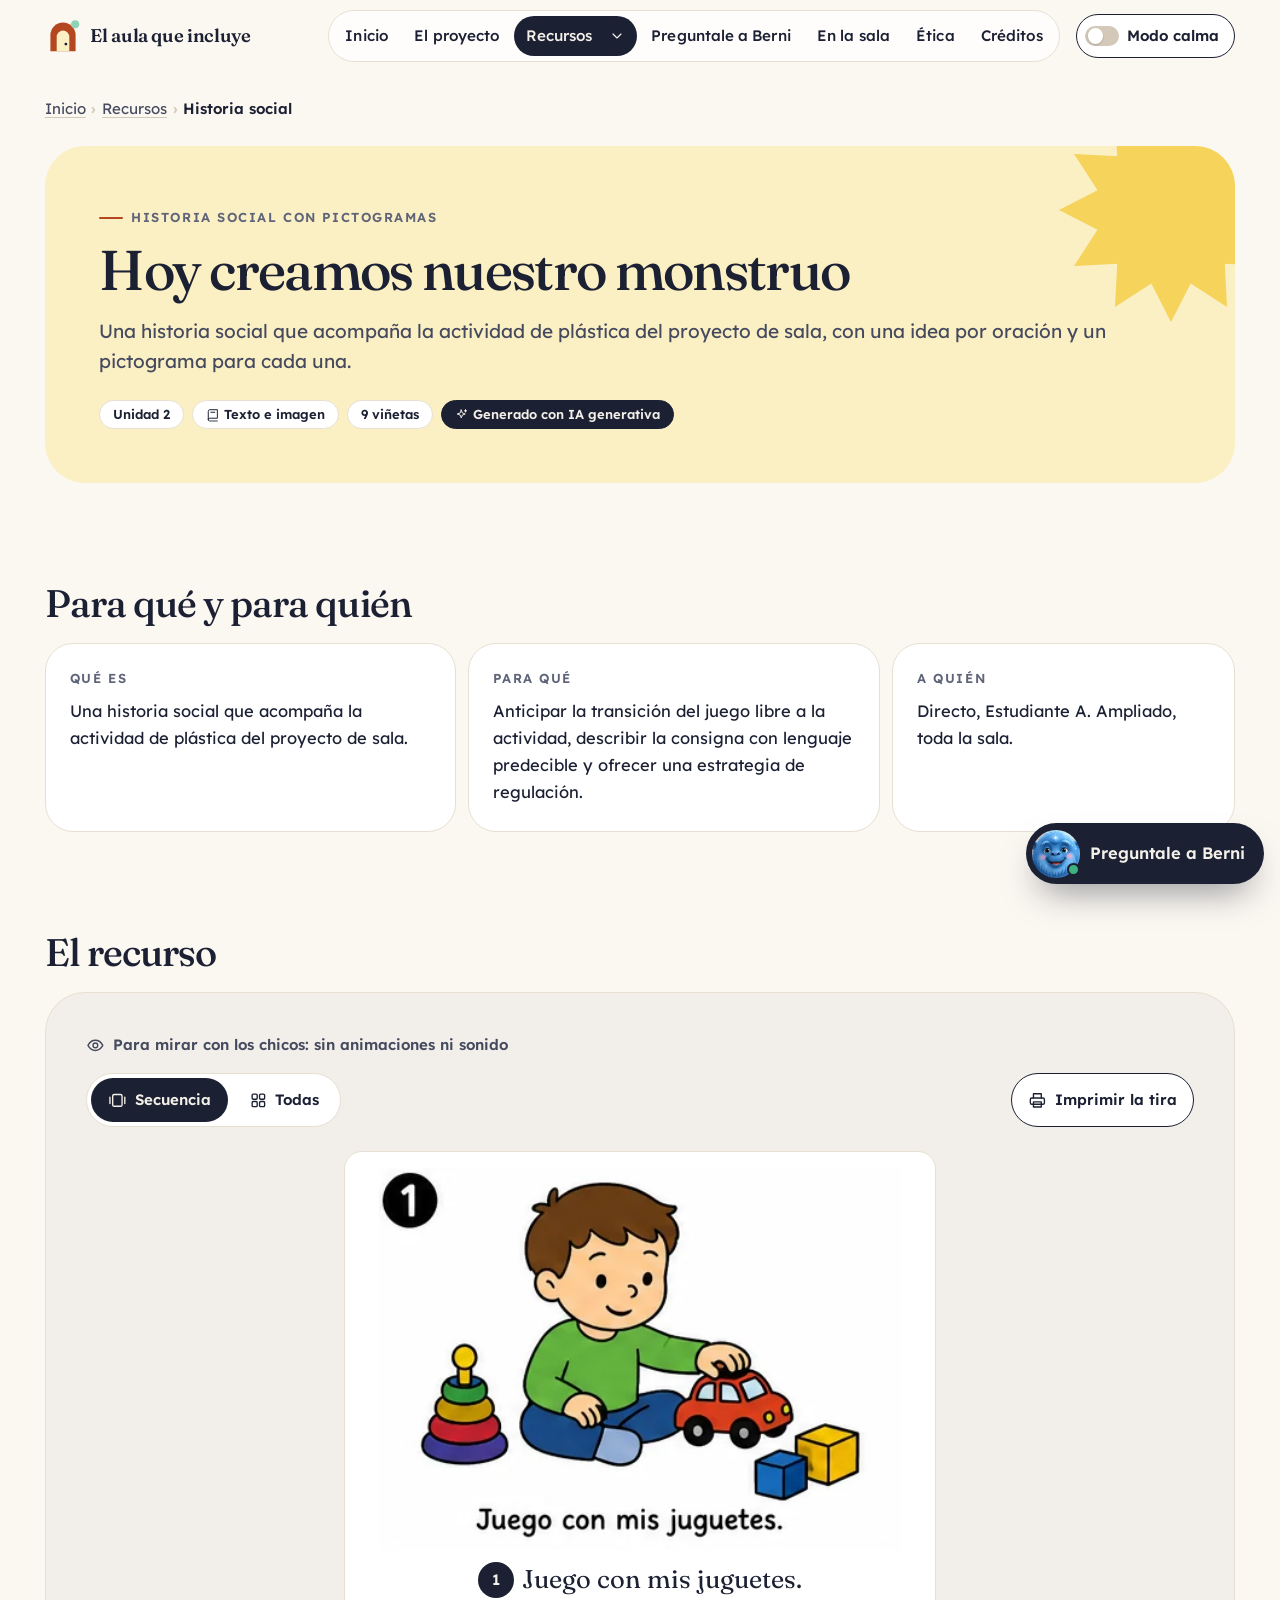
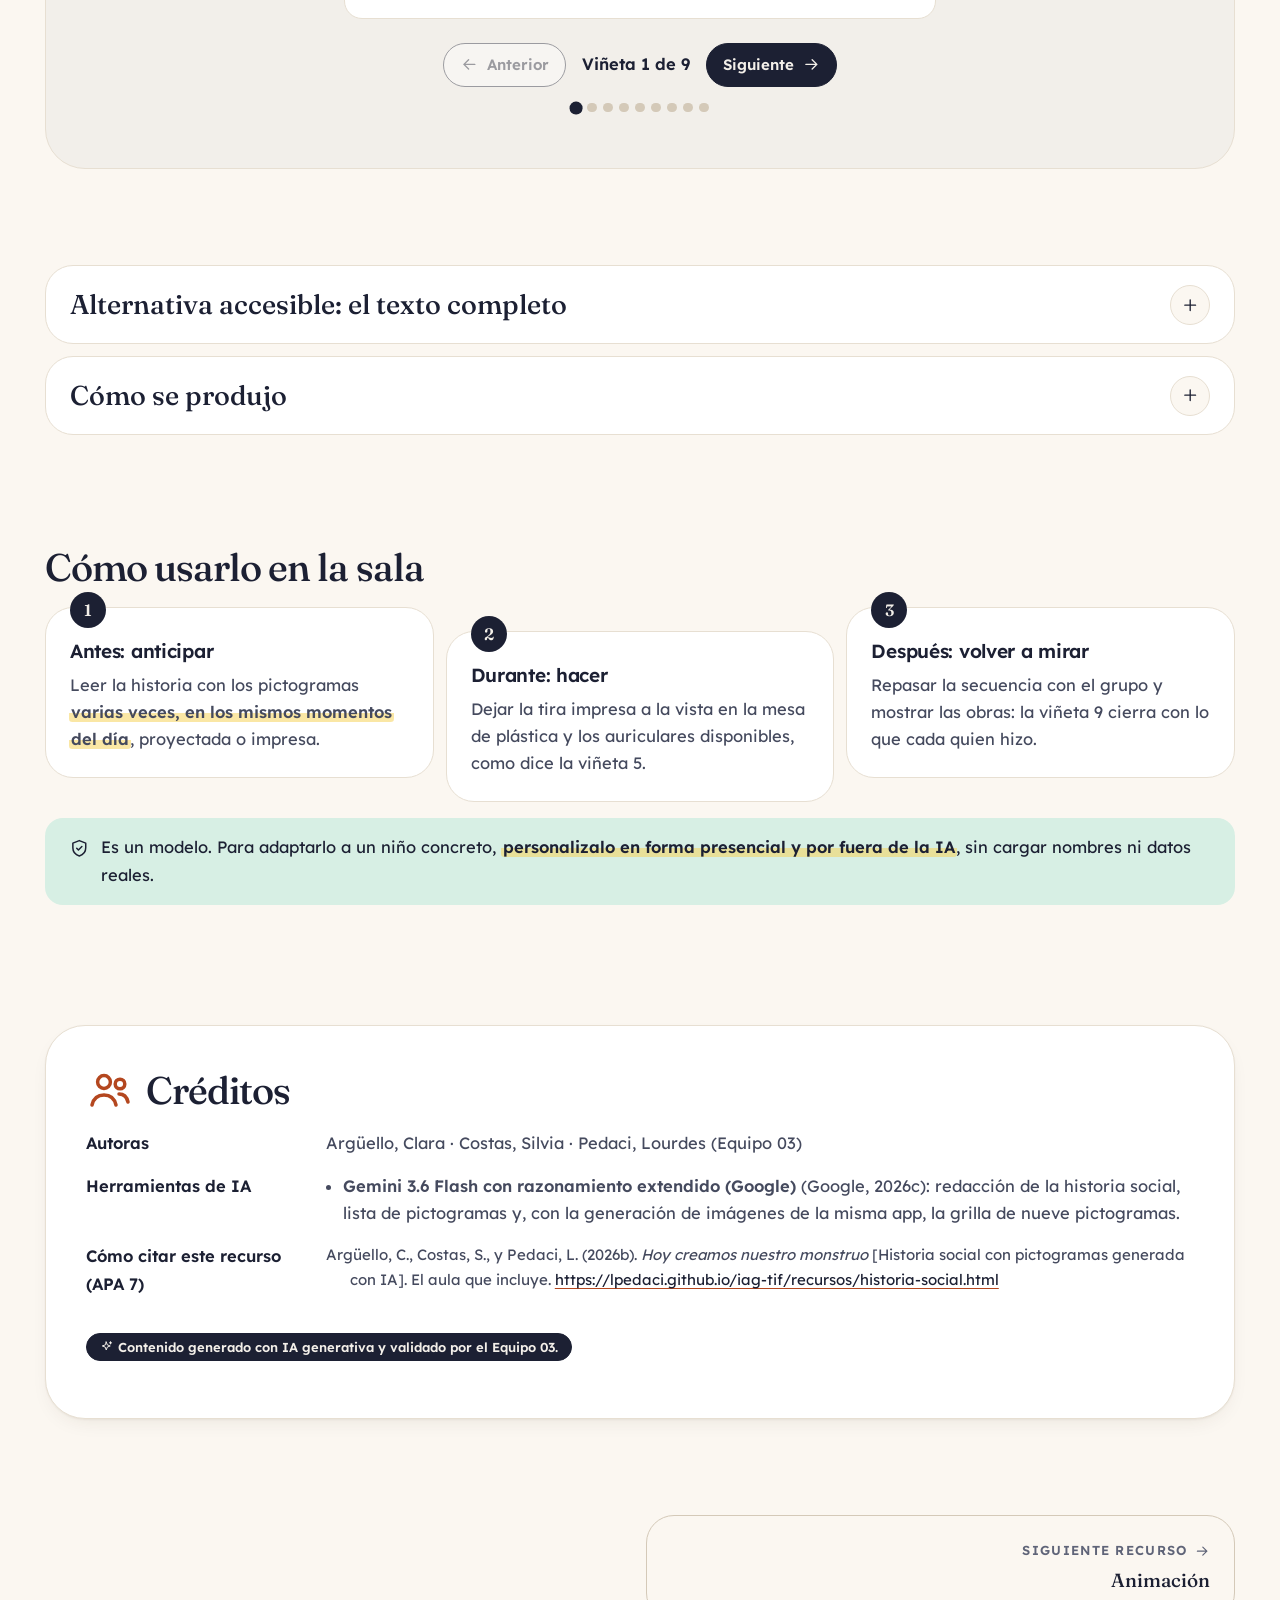
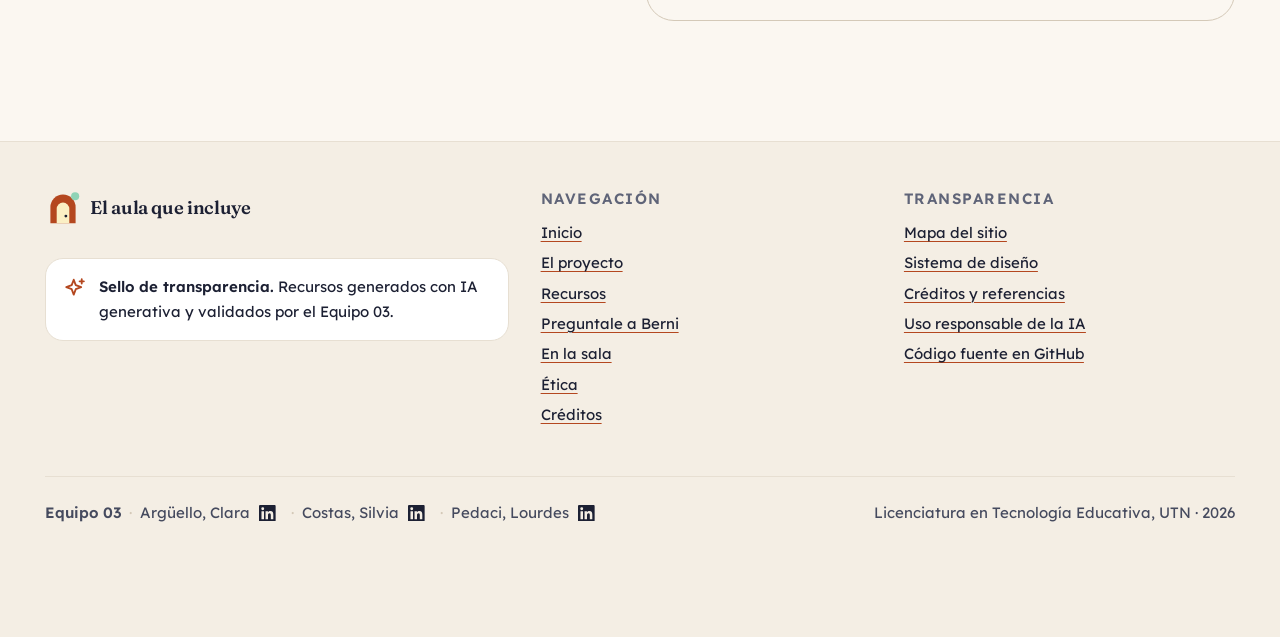
<file: recursos/historia-social.html>
<!doctype html>
<html lang="es-AR" data-root="../">
<head>
<meta charset="utf-8">
<meta name="viewport" content="width=device-width, initial-scale=1">
<title>Historia social con pictogramas · El aula que incluye</title>
<meta name="description" content="Hoy creamos nuestro monstruo: historia social de nueve viñetas con pictogramas, generada con Gemini y validada por el Equipo 03. Para proyectar o imprimir.">
<link rel="canonical" href="https://lpedaci.github.io/iag-tif/recursos/historia-social.html">
<meta name="theme-color" content="#FBF7F1">
<meta property="og:type" content="website">
<meta property="og:locale" content="es_AR">
<meta property="og:site_name" content="El aula que incluye">
<meta property="og:title" content="Historia social con pictogramas · El aula que incluye">
<meta property="og:description" content="Hoy creamos nuestro monstruo: historia social de nueve viñetas con pictogramas, generada con Gemini y validada por el Equipo 03. Para proyectar o imprimir.">
<meta property="og:url" content="https://lpedaci.github.io/iag-tif/recursos/historia-social.html">
<meta property="og:image" content="https://lpedaci.github.io/iag-tif/assets/img/og/og-el-aula-que-incluye.jpg">
<meta property="og:image:width" content="1200">
<meta property="og:image:height" content="630">
<meta property="og:image:alt" content="Berni, un monstruo azul y peludo con destellos blancos, sentado y sonriendo sobre un fondo beige.">
<meta name="twitter:card" content="summary_large_image">
<link rel="icon" href="../favicon.ico" sizes="any">
<link rel="icon" type="image/png" sizes="32x32" href="../assets/img/favicon-32.png">
<link rel="apple-touch-icon" href="../assets/img/apple-touch-icon.png">
<link rel="preconnect" href="https://fonts.googleapis.com">
<link rel="preconnect" href="https://fonts.gstatic.com" crossorigin>
<link rel="stylesheet" href="https://fonts.googleapis.com/css2?family=Lexend:wght@300..700&amp;family=Fraunces:ital,opsz,wght@0,9..144,300..700;1,9..144,300..700&amp;display=swap">
<link rel="stylesheet" href="../assets/css/tokens.css?v=20261107a">
<link rel="stylesheet" href="../assets/css/base.css?v=20261107a">
<link rel="stylesheet" href="../assets/css/components.css?v=20261107m">
<script src="../assets/js/calma.js?v=20261107a"></script>
<script src="../assets/js/main.js?v=20261107b" defer></script>

<script src="../assets/js/chatbot.js?v=20261107c" defer></script>
</head>
<body>
<svg xmlns="http://www.w3.org/2000/svg" style="display:none" aria-hidden="true"><symbol id="i-arrow" viewBox="0 0 24 24"><path d="M5 12h14M13 6l6 6-6 6"/></symbol><symbol id="i-arrow-left" viewBox="0 0 24 24"><path d="M19 12H5M11 6l-6 6 6 6"/></symbol><symbol id="i-chevron" viewBox="0 0 24 24"><path d="M6 9l6 6 6-6"/></symbol><symbol id="i-menu" viewBox="0 0 24 24"><path d="M4 7h16M4 12h16M4 17h10"/></symbol><symbol id="i-close" viewBox="0 0 24 24"><path d="M6 6l12 12M18 6L6 18"/></symbol><symbol id="i-book" viewBox="0 0 24 24"><path d="M4 5.5A2.5 2.5 0 0 1 6.5 3H20v15H6.5A2.5 2.5 0 0 0 4 20.5zM4 20.5A2.5 2.5 0 0 0 6.5 23H20M8.5 7.5h7"/></symbol><symbol id="i-film" viewBox="0 0 24 24"><rect x="3" y="4" width="18" height="16" rx="3"/><path d="M3 9h18M8.5 4l-2 5M13.5 4l-2 5M18.5 4l-2 5"/></symbol><symbol id="i-headphones" viewBox="0 0 24 24"><path d="M4 15v-3a8 8 0 0 1 16 0v3"/><rect x="3" y="14" width="4.5" height="6.5" rx="1.6"/><rect x="16.5" y="14" width="4.5" height="6.5" rx="1.6"/></symbol><symbol id="i-video" viewBox="0 0 24 24"><rect x="2.5" y="6" width="13" height="12" rx="3"/><path d="M15.5 10.5l6-3.5v10l-6-3.5"/></symbol><symbol id="i-chat" viewBox="0 0 24 24"><path d="M20.5 12a8.5 8.5 0 0 1-12.3 7.6L3.5 20.5l1-4.4A8.5 8.5 0 1 1 20.5 12z"/><path d="M8.5 12h.01M12 12h.01M15.5 12h.01"/></symbol><symbol id="i-sparkle" viewBox="0 0 24 24"><path d="M11 3.5l1.9 5.1 5.1 1.9-5.1 1.9L11 17.5l-1.9-5.1L4 10.5l5.1-1.9zM18.5 3v4M16.5 5h4"/></symbol><symbol id="i-leaf" viewBox="0 0 24 24"><path d="M5 19.5C5 11 10 5 20 4.5c0 10-6 15-14.5 15"/><path d="M5 19.5l7.5-7.5"/></symbol><symbol id="i-print" viewBox="0 0 24 24"><path d="M7 9V3.5h10V9"/><rect x="3" y="9" width="18" height="8" rx="2"/><path d="M7 14h10v6.5H7z"/></symbol><symbol id="i-download" viewBox="0 0 24 24"><path d="M12 3.5v11.5M7 10l5 5 5-5M4.5 20.5h15"/></symbol><symbol id="i-play" viewBox="0 0 24 24"><path d="M8 5.5v13l11-6.5z" fill="currentColor" stroke="none"/></symbol><symbol id="i-external" viewBox="0 0 24 24"><path d="M14 4h6v6M20 4l-9 9M18 14v5a1 1 0 0 1-1 1H5a1 1 0 0 1-1-1V7a1 1 0 0 1 1-1h5"/></symbol><symbol id="i-plus" viewBox="0 0 24 24"><path d="M12 5v14M5 12h14"/></symbol><symbol id="i-check" viewBox="0 0 24 24"><path d="M5 12.5l4.5 4.5L19 7"/></symbol><symbol id="i-users" viewBox="0 0 24 24"><circle cx="9" cy="8" r="3.2"/><path d="M3 19.5c.8-3.4 3.2-5 6-5s5.2 1.6 6 5"/><circle cx="17" cy="9" r="2.4"/><path d="M16.5 14c2.3 0 3.9 1.3 4.5 4"/></symbol><symbol id="i-eye" viewBox="0 0 24 24"><path d="M2.5 12S6 5.5 12 5.5 21.5 12 21.5 12 18 18.5 12 18.5 2.5 12 2.5 12z"/><circle cx="12" cy="12" r="3"/></symbol><symbol id="i-shield" viewBox="0 0 24 24"><path d="M12 3l7.5 3v5.5c0 4.5-3.2 8.3-7.5 9.5-4.3-1.2-7.5-5-7.5-9.5V6z"/><path d="M9 12l2 2 4-4"/></symbol><symbol id="i-scale" viewBox="0 0 24 24"><path d="M12 4v16M7 20h10M5 7h14M5 7l-2.5 6a2.5 2.5 0 0 0 5 0zM19 7l-2.5 6a2.5 2.5 0 0 0 5 0z"/></symbol><symbol id="i-lock" viewBox="0 0 24 24"><rect x="5" y="11" width="14" height="9.5" rx="2.5"/><path d="M8 11V8a4 4 0 0 1 8 0v3"/></symbol><symbol id="i-map" viewBox="0 0 24 24"><path d="M9 4L3 6.5V20l6-2.5 6 2.5 6-2.5V4l-6 2.5zM9 4v13.5M15 6.5V20"/></symbol><symbol id="i-heart" viewBox="0 0 24 24"><path d="M12 20s-7.5-4.6-7.5-10A4.3 4.3 0 0 1 12 7.4 4.3 4.3 0 0 1 19.5 10C19.5 15.4 12 20 12 20z"/></symbol><symbol id="i-info" viewBox="0 0 24 24"><circle cx="12" cy="12" r="9"/><path d="M12 11v5.5M12 7.5h.01"/></symbol><symbol id="i-clock" viewBox="0 0 24 24"><circle cx="12" cy="12" r="9"/><path d="M12 7v5l3 2"/></symbol><symbol id="i-grid" viewBox="0 0 24 24"><rect x="4" y="4" width="6.5" height="6.5" rx="1.5"/><rect x="13.5" y="4" width="6.5" height="6.5" rx="1.5"/><rect x="4" y="13.5" width="6.5" height="6.5" rx="1.5"/><rect x="13.5" y="13.5" width="6.5" height="6.5" rx="1.5"/></symbol><symbol id="i-slides" viewBox="0 0 24 24"><rect x="6" y="4.5" width="12" height="15" rx="2"/><path d="M2.5 8v8M21.5 8v8"/></symbol><symbol id="i-home" viewBox="0 0 24 24"><path d="M4 11l8-7 8 7v9H15v-6H9v6H4z"/></symbol><symbol id="i-blocks" viewBox="0 0 24 24"><rect x="3.5" y="12" width="7.5" height="8.5" rx="1.5"/><rect x="13" y="12" width="7.5" height="8.5" rx="1.5"/><rect x="8.25" y="3.5" width="7.5" height="8.5" rx="1.5"/></symbol><symbol id="i-scale-balance" viewBox="0 0 24 24"><path d="M3 12h18"/></symbol><symbol id="i-compass" viewBox="0 0 24 24"><circle cx="12" cy="12" r="9"/><path d="M15.5 8.5l-2 5-5 2 2-5z"/></symbol><symbol id="i-linkedin" viewBox="0 0 24 24"><path fill="currentColor" stroke="none" d="M20.45 20.45h-3.56v-5.57c0-1.33-.02-3.04-1.85-3.04-1.86 0-2.14 1.45-2.14 2.94v5.67H9.35V9h3.41v1.56h.05c.48-.9 1.64-1.85 3.37-1.85 3.6 0 4.27 2.37 4.27 5.46v6.28zM5.34 7.43a2.06 2.06 0 1 1 0-4.13 2.06 2.06 0 0 1 0 4.13zM7.12 20.45H3.56V9h3.56v11.45zM22.22 0H1.77C.79 0 0 .77 0 1.73v20.54C0 23.23.79 24 1.77 24h20.45c.98 0 1.78-.77 1.78-1.73V1.73C24 .77 23.2 0 22.22 0z"/></symbol></svg>
<a class="skip-link" href="#contenido">Saltar al contenido</a>
<header class="site-header">
  <div class="wrap site-header__inner">
    <a class="brand" href="../index.html"><svg class="brand__mark" viewBox="0 0 40 40" aria-hidden="true" focusable="false"><path d="M6 37V19a14 14 0 0 1 28 0v18z" fill="var(--c-accent)"/><path d="M13 37V21a7 7 0 0 1 14 0v16z" fill="var(--t-butter)"/><circle cx="23.2" cy="29" r="1.6" fill="var(--c-ink)"/><circle cx="33.5" cy="7" r="4.5" fill="var(--d-mint)"/></svg><span class="brand__text">El aula que incluye</span></a>
    <nav class="nav" aria-label="Principal"><ul class="nav__list"><li><a class="nav__link" href="../index.html">Inicio</a></li><li><a class="nav__link" href="../proyecto.html">El proyecto</a></li><li class="nav__has-sub"><div class="nav__pair"><a class="nav__link is-active" href="../recursos/index.html">Recursos</a><button class="nav__link nav__sub-btn" type="button" aria-expanded="false" aria-controls="submenu-recursos" data-submenu-toggle><span class="visually-hidden">Mostrar recursos</span><svg class="icon" aria-hidden="true" focusable="false"><use href="#i-chevron"/></svg></button></div><ul class="submenu" id="submenu-recursos" hidden><li><a href="../recursos/historia-social.html" aria-current="page"><span class="submenu__ico" style="--tint:var(--t-butter)"><svg class="icon" aria-hidden="true" focusable="false"><use href="#i-book"/></svg></span><span>Historia social<small>Unidad 2 · Texto e imagen</small></span></a></li><li><a href="../recursos/animacion.html"><span class="submenu__ico" style="--tint:var(--t-sky)"><svg class="icon" aria-hidden="true" focusable="false"><use href="#i-film"/></svg></span><span>Animación<small>Unidad 3 · Video</small></span></a></li><li><a href="../recursos/podcast.html"><span class="submenu__ico" style="--tint:var(--t-lav)"><svg class="icon" aria-hidden="true" focusable="false"><use href="#i-headphones"/></svg></span><span>Podcast<small>Unidad 4 · Audio</small></span></a></li><li><a href="../recursos/video.html"><span class="submenu__ico" style="--tint:var(--t-peach)"><svg class="icon" aria-hidden="true" focusable="false"><use href="#i-video"/></svg></span><span>Video<small>Unidad 5 · Video</small></span></a></li><li class="submenu__all"><a href="../recursos/index.html"><span class="submenu__ico"><svg class="icon" aria-hidden="true" focusable="false"><use href="#i-grid"/></svg></span><span>Ver todos los recursos<small>Con filtro por formato</small></span></a></li></ul></li><li><a class="nav__link" href="../asistente.html">Preguntale a Berni</a></li><li><a class="nav__link" href="../en-la-sala.html">En la sala</a></li><li><a class="nav__link" href="../etica.html">Ética</a></li><li><a class="nav__link" href="../creditos.html">Créditos</a></li></ul></nav>
    <div class="header-tools">
      <button class="calma-toggle" type="button" aria-pressed="false" data-calma-toggle><span class="calma-toggle__dot" aria-hidden="true"></span><span class="calma-toggle__label">Modo calma</span><span class="calma-toggle__label-short">Calma</span></button>
      <button class="menu-toggle" type="button" aria-expanded="false" aria-controls="menu-mobile" data-menu-open><span class="visually-hidden">Abrir menú</span><svg class="icon" aria-hidden="true" focusable="false"><use href="#i-menu"/></svg></button>
      <a class="menu-nojs" href="#navegacion-pie">Menú</a>
    </div>
  </div>
  <p class="visually-hidden" id="calma-aviso" aria-live="polite"></p>
</header>
  <div class="mobile-menu" id="menu-mobile" role="dialog" aria-modal="true" aria-label="Menú del sitio" hidden>
    <div class="mobile-menu__top">
      <a class="brand" href="../index.html"><svg class="brand__mark" viewBox="0 0 40 40" aria-hidden="true" focusable="false"><path d="M6 37V19a14 14 0 0 1 28 0v18z" fill="var(--c-accent)"/><path d="M13 37V21a7 7 0 0 1 14 0v16z" fill="var(--t-butter)"/><circle cx="23.2" cy="29" r="1.6" fill="var(--c-ink)"/><circle cx="33.5" cy="7" r="4.5" fill="var(--d-mint)"/></svg><span class="brand__text">El aula que incluye</span></a>
      <button class="menu-toggle" type="button" data-menu-close><span class="visually-hidden">Cerrar menú</span><svg class="icon" aria-hidden="true" focusable="false"><use href="#i-close"/></svg></button>
    </div>
    <nav aria-label="Principal, versión mobile"><ul class="mobile-menu__list"><li><a href="../index.html">Inicio<svg class="icon" aria-hidden="true" focusable="false"><use href="#i-arrow"/></svg></a></li><li><a href="../proyecto.html">El proyecto<svg class="icon" aria-hidden="true" focusable="false"><use href="#i-arrow"/></svg></a></li><li><a href="../recursos/index.html">Recursos<svg class="icon" aria-hidden="true" focusable="false"><use href="#i-arrow"/></svg></a><ul class="mobile-menu__sub"><li><a href="../recursos/historia-social.html" aria-current="page">Historia social</a></li><li><a href="../recursos/animacion.html">Animación</a></li><li><a href="../recursos/podcast.html">Podcast</a></li><li><a href="../recursos/video.html">Video</a></li></ul></li><li><a href="../asistente.html">Preguntale a Berni<svg class="icon" aria-hidden="true" focusable="false"><use href="#i-arrow"/></svg></a></li><li><a href="../en-la-sala.html">En la sala<svg class="icon" aria-hidden="true" focusable="false"><use href="#i-arrow"/></svg></a></li><li><a href="../etica.html">Ética<svg class="icon" aria-hidden="true" focusable="false"><use href="#i-arrow"/></svg></a></li><li><a href="../creditos.html">Créditos<svg class="icon" aria-hidden="true" focusable="false"><use href="#i-arrow"/></svg></a></li><li><a href="../mapa-del-sitio.html">Mapa del sitio<svg class="icon" aria-hidden="true" focusable="false"><use href="#i-arrow"/></svg></a></li></ul></nav>
    <div class="mobile-menu__foot"><button class="calma-toggle" type="button" aria-pressed="false" data-calma-toggle><span class="calma-toggle__dot" aria-hidden="true"></span><span class="calma-toggle__label">Modo calma</span><span class="calma-toggle__label-short">Calma</span></button></div>
  </div>
<main id="contenido" tabindex="-1">
<header class="page-hero">
  <div class="wrap">
    <nav class="breadcrumb" aria-label="Ruta de navegación"><ol><li><a href="../index.html">Inicio</a></li><li><a href="../recursos/index.html">Recursos</a></li><li><span aria-current="page">Historia social</span></li></ol></nav>
    <div class="page-hero__panel" style="--tint:var(--t-butter)">
      <div class="deco deco--spin" style="right:-3rem;top:-3rem;width:14rem" aria-hidden="true"><svg viewBox="0 0 100 100"><polygon points="50.0,0.0 58.8,17.2 75.0,6.7 74.0,26.0 93.3,25.0 82.8,41.2 100.0,50.0 82.8,58.8 93.3,75.0 74.0,74.0 75.0,93.3 58.8,82.8 50.0,100.0 41.2,82.8 25.0,93.3 26.0,74.0 6.7,75.0 17.2,58.8 0.0,50.0 17.2,41.2 6.7,25.0 26.0,26.0 25.0,6.7 41.2,17.2" fill="var(--d-star)" stroke-linejoin="round"/></svg></div>
      <p class="eyebrow">Historia social con pictogramas</p>
      <h1>Hoy creamos nuestro monstruo</h1>
      <p class="lead">Una historia social que acompaña la actividad de plástica del proyecto de sala, con una idea por oración y un pictograma para cada una.</p>
      <div class="chip-row">
        <span class="chip">Unidad 2</span>
        <span class="chip"><svg class="icon" aria-hidden="true" focusable="false"><use href="#i-book"/></svg>Texto e imagen</span>
        <span class="chip">9 viñetas</span>
        <span class="chip chip--ia"><svg class="icon" aria-hidden="true" focusable="false"><use href="#i-sparkle"/></svg>Generado con IA generativa</span>
      </div>
    </div>
  </div>
</header>

<section class="section--tight" aria-labelledby="qpq-t">
  <div class="wrap">
    <h2 id="qpq-t">Para qué y para quién</h2>
    <dl class="qpq">
      <div><dt>Qué es</dt><dd>Una historia social que acompaña la actividad de plástica del proyecto de sala.</dd></div>
      <div><dt>Para qué</dt><dd>Anticipar la transición del juego libre a la actividad, describir la consigna con lenguaje predecible y ofrecer una estrategia de regulación.</dd></div>
      <div><dt>A quién</dt><dd>Directo, Estudiante A. Ampliado, toda la sala.</dd></div>
    </dl>
  </div>
</section>

<section class="section--tight print-target" id="recurso" aria-labelledby="recurso-t">
  <div class="wrap">
    <h2 id="recurso-t" class="no-print-pictos">El recurso</h2>
    <div class="zona-calma">
      <p class="zona-calma__label no-print-pictos"><svg class="icon" aria-hidden="true" focusable="false"><use href="#i-eye"/></svg>Para mirar con los chicos: sin animaciones ni sonido</p>
      <div class="pictos" data-pictos data-view="todas">
        <div class="pictos__toolbar" hidden>
          <div class="pictos__views" role="group" aria-label="Forma de ver la secuencia">
            <button class="btn btn--sm" type="button" aria-pressed="true" data-view-btn="secuencia"><svg class="icon" aria-hidden="true" focusable="false"><use href="#i-slides"/></svg>Secuencia</button>
            <button class="btn btn--sm" type="button" aria-pressed="false" data-view-btn="todas"><svg class="icon" aria-hidden="true" focusable="false"><use href="#i-grid"/></svg>Todas</button>
          </div>
          <button class="btn btn--sm" type="button" data-print><svg class="icon" aria-hidden="true" focusable="false"><use href="#i-print"/></svg>Imprimir la tira</button>
        </div>

        <div class="pictos__seq" role="region" aria-roledescription="carrusel" aria-label="Secuencia de pictogramas, una viñeta por vez" tabindex="0">
          <div class="seq__stage" aria-live="polite"></div>
          <div class="seq__controls">
            <button class="btn btn--sm" type="button" data-seq-prev><svg class="icon" aria-hidden="true" focusable="false"><use href="#i-arrow-left"/></svg>Anterior</button>
            <p class="seq__count" style="margin:0"></p>
            <button class="btn btn--sm btn--dark" type="button" data-seq-next>Siguiente<svg class="icon" aria-hidden="true" focusable="false"><use href="#i-arrow"/></svg></button>
          </div>
          <ul class="seq__dots" aria-hidden="true"></ul>
        </div>

        <p class="print-title">Hoy creamos nuestro monstruo · Historia social con pictogramas · El aula que incluye (Equipo 03)</p>
        <ol class="pictos__grid">
          <li><figure class="picto"><picture><source srcset="../assets/img/historia-social/01.webp" type="image/webp"><img src="../assets/img/historia-social/01.png" width="436" height="316" alt="Juego con mis juguetes." loading="lazy"></picture><figcaption><span class="picto__n" aria-hidden="true">1</span>Juego con mis juguetes.</figcaption></figure></li>
          <li><figure class="picto"><picture><source srcset="../assets/img/historia-social/02.webp" type="image/webp"><img src="../assets/img/historia-social/02.png" width="436" height="316" alt="Escucho la canción de guardar." loading="lazy"></picture><figcaption><span class="picto__n" aria-hidden="true">2</span>Escucho la canción de guardar.</figcaption></figure></li>
          <li><figure class="picto"><picture><source srcset="../assets/img/historia-social/03.webp" type="image/webp"><img src="../assets/img/historia-social/03.png" width="436" height="316" alt="Guardo los juguetes en sus cajas." loading="lazy"></picture><figcaption><span class="picto__n" aria-hidden="true">3</span>Guardo los juguetes en sus cajas.</figcaption></figure></li>
          <li><figure class="picto"><picture><source srcset="../assets/img/historia-social/04.webp" type="image/webp"><img src="../assets/img/historia-social/04.png" width="436" height="316" alt="Camino tranquilo a la mesa de plástica." loading="lazy"></picture><figcaption><span class="picto__n" aria-hidden="true">4</span>Camino tranquilo a la mesa de plástica.</figcaption></figure></li>
          <li><figure class="picto"><picture><source srcset="../assets/img/historia-social/05.webp" type="image/webp"><img src="../assets/img/historia-social/05.png" width="436" height="316" alt="Si hay mucho ruido, me pongo mis auriculares." loading="lazy"></picture><figcaption><span class="picto__n" aria-hidden="true">5</span>Si hay mucho ruido, me pongo mis auriculares.</figcaption></figure></li>
          <li><figure class="picto"><picture><source srcset="../assets/img/historia-social/06.webp" type="image/webp"><img src="../assets/img/historia-social/06.png" width="436" height="316" alt="Hoy creo mi propio monstruo divertido." loading="lazy"></picture><figcaption><span class="picto__n" aria-hidden="true">6</span>Hoy creo mi propio monstruo divertido.</figcaption></figure></li>
          <li><figure class="picto"><picture><source srcset="../assets/img/historia-social/07.webp" type="image/webp"><img src="../assets/img/historia-social/07.png" width="436" height="316" alt="Miro las imágenes de los monstruos de Berni y Bortusk Leer." loading="lazy"></picture><figcaption><span class="picto__n" aria-hidden="true">7</span>Miro las imágenes de los monstruos de Berni y Bortusk Leer.</figcaption></figure></li>
          <li><figure class="picto"><picture><source srcset="../assets/img/historia-social/08.webp" type="image/webp"><img src="../assets/img/historia-social/08.png" width="436" height="316" alt="Uso papeles de colores y marcadores para hacer mi obra." loading="lazy"></picture><figcaption><span class="picto__n" aria-hidden="true">8</span>Uso papeles de colores y marcadores para hacer mi obra.</figcaption></figure></li>
          <li><figure class="picto"><picture><source srcset="../assets/img/historia-social/09.webp" type="image/webp"><img src="../assets/img/historia-social/09.png" width="436" height="316" alt="Mi monstruo queda genial y me siento muy feliz." loading="lazy"></picture><figcaption><span class="picto__n" aria-hidden="true">9</span>Mi monstruo queda genial y me siento muy feliz.</figcaption></figure></li>
        </ol>
      </div>
    </div>
  </div>
</section>

<section class="section--tight" aria-label="Información sobre el recurso">
  <div class="wrap">
    <details class="disclosure" id="alternativa">
      <summary>Alternativa accesible: el texto completo<span class="disclosure__sum-ico"><svg class="icon" aria-hidden="true" focusable="false"><use href="#i-plus"/></svg></span></summary>
      <div class="disclosure__body">
        <div class="story">
          <h3>Hoy creamos nuestro monstruo</h3>
          <ol>
            <li>En el jardín me gusta jugar con mis juguetes.</li>
            <li>Cuando escucho la canción de guardar, sé que es momento de cambiar de actividad.</li>
            <li>Guardo los juguetes en sus cajas.</li>
            <li>Camino tranquilo a la mesa de plástica.</li>
            <li>Si hay mucho ruido, me pongo mis auriculares.</li>
            <li>Hoy creo mi propio monstruo divertido.</li>
            <li>Miro las imágenes de los monstruos de Berni y Bortusk Leer.</li>
            <li>Uso papeles de colores y marcadores para hacer mi obra.</li>
            <li>Mi monstruo queda genial y me siento muy feliz.</li>
          </ol>
        </div>
        <p class="small muted" style="margin-top:1rem">Texto final validado por el Equipo 03. Se puede leer en voz alta mientras se muestran las viñetas.</p>
      </div>
    </details>

    <details class="disclosure" id="como-se-produjo">
      <summary>Cómo se produjo<span class="disclosure__sum-ico"><svg class="icon" aria-hidden="true" focusable="false"><use href="#i-plus"/></svg></span></summary>
      <div class="disclosure__body">
        <p>El texto y la lista de pictogramas se generaron con Gemini 3.6 Flash con razonamiento extendido, en la versión gratuita de la app (Google, 2026c). La imagen de la grilla de pictogramas (nueve viñetas en una sola imagen de 3 × 3) se generó en la misma app de Gemini, con su función de generación de imágenes, a partir de la lista de pictogramas que devolvió el Prompt 3. La creación de cuentos digitales con apoyo de IA es una práctica que ya tiene experiencias documentadas en el aula (Villegas Dianta y Sepúlveda-Irribarra, 2024).</p>
        <p>Los prompts siguieron una estructura en cuatro partes: <mark class="key">instrucción, contexto, datos de entrada e indicador de salida</mark> (Cruzado, 2024, como se citó en Universidad Tecnológica Nacional, 2026). Sobre esa base se aplicaron técnicas de especificidad y claridad, personalización, uso de ejemplos y encadenamiento de prompts. El primer intento fue <mark class="key">deliberadamente genérico</mark>, para evidenciar por contraste la mejora que aporta un prompt bien construido.</p>

        <h4>Prompt 1: inicial, genérico</h4>
        <blockquote class="prompt prompt--soft">
          <p>“Escribí una historia social para un nene con autismo sobre una actividad de plástica.”</p>
          <cite>Prompt 1 del TPU2, Equipo 03.</cite>
        </blockquote>
        <p>El resultado fue extenso, con oraciones largas, voz de narrador en tercera persona, <mark class="key">sin anticipación de la transición ni estrategia de regulación</mark>, y sin vínculo con el proyecto de la sala. Se reformuló entonces con la estructura completa.</p>

        <h4>Prompt 2: reformulado con la estructura de cuatro partes</h4>
        <blockquote class="prompt prompt--parts">
          <dl>
            <div><dt>Instrucción</dt><dd>Redactá una historia social breve, en primera persona y en tiempo presente.</dd></div>
            <div><dt>Contexto</dt><dd>Es para un niño de 5 años con TEA de una sala de nivel inicial. Presenta desafíos en la comunicación verbal y en las transiciones entre actividades; su fortaleza es el procesamiento visual. La sala trabaja el proyecto de plástica “Los monstruos de Berni y Bortusk Leer”.</dd></div>
            <div><dt>Datos de entrada</dt><dd>La actividad consiste en crear un monstruo con papeles y colores. La transición al trabajo se anuncia con una canción para guardar los juguetes. Estrategia de regulación disponible: auriculares.</dd></div>
            <div><dt>Indicador de salida</dt><dd>Entre 8 y 10 oraciones, una idea por oración, lenguaje positivo y concreto. Incluí una oración que anticipe la transición y otra que ofrezca una estrategia si hay ruido. No incorpores datos personales reales.</dd></div>
          </dl>
          <cite>Prompt 2 del TPU2, Equipo 03. De acá salió el texto base.</cite>
        </blockquote>

        <h4>Prompt 3: encadenamiento</h4>
        <blockquote class="prompt prompt--soft">
          <p>“A partir de la historia anterior, generá una lista de pictogramas necesarios para acompañarla visualmente, uno por oración.”</p>
          <cite>Prompt 3 del TPU2, Equipo 03. Conecta el texto con los apoyos visuales.</cite>
        </blockquote>

        <h4>Interacción con la herramienta y ajustes</h4>
        <p>La interacción fue iterativa: <mark class="key">cada salida se evaluó y se realimentó al modelo</mark> hasta llegar a un texto adecuado. Los principales ajustes fueron acortar las oraciones a una idea por línea, pasar a primera persona y tiempo presente, incorporar la anticipación de la transición con la canción, agregar la estrategia de los auriculares y eliminar cualquier dato que pudiera identificar al niño o a la institución.</p>
        <figure class="figure" aria-labelledby="fig-proceso-t">
          <p class="figure__label">Figura 1</p>
          <p class="figure__title" id="fig-proceso-t">Proceso iterativo de creación del texto con IA</p>
          <ol class="process">
            <li>Diagnóstico del destinatario</li>
            <li>Formulación del prompt (estructura de cuatro partes)</li>
            <li class="process__loop">Interacción con Gemini</li>
            <li class="process__loop">Evaluación de calidad</li>
            <li>Texto final y mediación docente</li>
          </ol>
          <p class="process__note"><svg class="icon" aria-hidden="true" focusable="false"><use href="#i-arrow-left"/></svg>Entre los pasos 3 y 4 hay un ciclo de ajuste y encadenamiento: si la evaluación no alcanza, se vuelve a interactuar con Gemini.</p>
          <figcaption>Nota. Elaboración propia del Equipo 03 (TPU2).</figcaption>
        </figure>
        <h4>Evaluación de calidad</h4>
        <div class="table-wrap" role="region" aria-labelledby="tabla-calidad" tabindex="0">
          <table>
            <caption id="tabla-calidad">Tabla 1. Evaluación de calidad del texto generado</caption>
            <thead><tr><th scope="col">Criterio</th><th scope="col">Valoración</th></tr></thead>
            <tbody>
              <tr><th scope="row">Coherencia y cohesión</th><td>Alta</td></tr>
              <tr><th scope="row">Gramática y ortografía</th><td>Alta</td></tr>
              <tr><th scope="row">Relevancia</th><td>Alta</td></tr>
              <tr><th scope="row">Comprensión y claridad</th><td>Alta</td></tr>
              <tr><th scope="row">Adecuación al destinatario</th><td>Media-alta</td></tr>
              <tr><th scope="row">Originalidad</th><td>Media</td></tr>
            </tbody>
          </table>
        </div>
        <p class="small muted">Nota. Elaboración propia del Equipo 03 (TPU2).</p>
      </div>
    </details>
  </div>
</section>

<section class="section--tight" aria-labelledby="sala-t">
  <div class="wrap">
    <h2 id="sala-t">Cómo usarlo en la sala</h2>
    <ol class="momentos momentos--offset">
      <li><h3>Antes: anticipar</h3><p>Leer la historia con los pictogramas <mark class="key">varias veces, en los mismos momentos del día</mark>, proyectada o impresa.</p></li>
      <li><h3>Durante: hacer</h3><p>Dejar la tira impresa a la vista en la mesa de plástica y los auriculares disponibles, como dice la viñeta 5.</p></li>
      <li><h3>Después: volver a mirar</h3><p>Repasar la secuencia con el grupo y mostrar las obras: la viñeta 9 cierra con lo que cada quien hizo.</p></li>
    </ol>
    <p class="callout callout--mint" style="margin-top:2.5rem"><svg class="icon" aria-hidden="true" focusable="false"><use href="#i-shield"/></svg><span>Es un modelo. Para adaptarlo a un niño concreto, <mark class="key">personalizalo en forma presencial y por fuera de la IA</mark>, sin cargar nombres ni datos reales.</span></p>
  </div>
</section>

<section class="section--tight">
  <div class="wrap">
    <section class="credit-card reveal" aria-labelledby="creditos-titulo" id="creditos">
  <h2 id="creditos-titulo"><svg class="icon" aria-hidden="true" focusable="false"><use href="#i-users"/></svg>Créditos</h2>
  <dl>
    <dt>Autoras</dt><dd>Argüello, Clara · Costas, Silvia · Pedaci, Lourdes (Equipo 03)</dd>
    <dt>Herramientas de IA</dt><dd><ul><li><strong>Gemini 3.6 Flash con razonamiento extendido (Google)</strong> (Google, 2026c): redacción de la historia social, lista de pictogramas y, con la generación de imágenes de la misma app, la grilla de nueve pictogramas.</li></ul></dd>
    
    <dt>Cómo citar este recurso (APA 7)</dt><dd><p class="apa">Argüello, C., Costas, S., y Pedaci, L. (2026b). <em>Hoy creamos nuestro monstruo</em> [Historia social con pictogramas generada con IA]. El aula que incluye. <a href="https://lpedaci.github.io/iag-tif/recursos/historia-social.html">https://lpedaci.github.io/iag-tif/recursos/historia-social.html</a></p></dd>
  </dl>
  <p class="credit-card__seal"><span class="chip chip--ia"><svg class="icon" aria-hidden="true" focusable="false"><use href="#i-sparkle"/></svg>Contenido generado con IA generativa y validado por el Equipo 03.</span></p>
</section>
  </div>
</section>

<section class="section--tight">
  <div class="wrap">
    <nav class="prevnext" aria-label="Recursos anterior y siguiente"><a class="prevnext__next" href="../recursos/animacion.html" rel="next"><small>Siguiente recurso<svg class="icon" aria-hidden="true" focusable="false"><use href="#i-arrow"/></svg></small><strong>Animación</strong></a></nav>
  </div>
</section>
</main>
<footer class="site-footer">
  <div class="wrap">
    <div class="site-footer__grid">
      <div>
        <a class="brand" href="../index.html"><svg class="brand__mark" viewBox="0 0 40 40" aria-hidden="true" focusable="false"><path d="M6 37V19a14 14 0 0 1 28 0v18z" fill="var(--c-accent)"/><path d="M13 37V21a7 7 0 0 1 14 0v16z" fill="var(--t-butter)"/><circle cx="23.2" cy="29" r="1.6" fill="var(--c-ink)"/><circle cx="33.5" cy="7" r="4.5" fill="var(--d-mint)"/></svg><span class="brand__text">El aula que incluye<small>IA generativa como soporte de inclusión en el nivel inicial</small></span></a>
        <p class="seal" style="margin-top:1.5rem"><svg class="icon" aria-hidden="true" focusable="false"><use href="#i-sparkle"/></svg><span><strong>Sello de transparencia.</strong> Recursos generados con IA generativa y validados por el Equipo 03.</span></p>
      </div>
      <nav aria-labelledby="navegacion-pie"><h2 id="navegacion-pie">Navegación</h2><ul><li><a href="../index.html">Inicio</a></li><li><a href="../proyecto.html">El proyecto</a></li><li><a href="../recursos/index.html">Recursos</a></li><li><a href="../asistente.html">Preguntale a Berni</a></li><li><a href="../en-la-sala.html">En la sala</a></li><li><a href="../etica.html">Ética</a></li><li><a href="../creditos.html">Créditos</a></li></ul></nav>
      <nav aria-labelledby="pie-mas"><h2 id="pie-mas">Transparencia</h2><ul>
        <li><a href="../mapa-del-sitio.html">Mapa del sitio</a></li>
        <li><a href="../sistema-de-diseno.html">Sistema de diseño</a></li>
        <li><a href="../creditos.html">Créditos y referencias</a></li>
        <li><a href="../etica.html">Uso responsable de la IA</a></li>
        <li><a href="https://github.com/lpedaci/iag-tif">Código fuente en GitHub</a></li>
      </ul></nav>
    </div>
    <div class="site-footer__bottom">
      <p class="team-links"><strong>Equipo 03</strong><span class="team-links__item"><span class="team-links__sep" aria-hidden="true">·</span>Argüello, Clara<a class="team-links__in" href="https://www.linkedin.com/in/clara-arg%C3%BCello-684894367" target="_blank" rel="noopener noreferrer"><svg class="icon icon--fill" aria-hidden="true" focusable="false"><use href="#i-linkedin"/></svg><span class="visually-hidden">Perfil de LinkedIn de Clara Argüello (se abre en una pestaña nueva)</span></a></span><span class="team-links__item"><span class="team-links__sep" aria-hidden="true">·</span>Costas, Silvia<a class="team-links__in" href="https://www.linkedin.com/in/silvia-costas/" target="_blank" rel="noopener noreferrer"><svg class="icon icon--fill" aria-hidden="true" focusable="false"><use href="#i-linkedin"/></svg><span class="visually-hidden">Perfil de LinkedIn de Silvia Costas (se abre en una pestaña nueva)</span></a></span><span class="team-links__item"><span class="team-links__sep" aria-hidden="true">·</span>Pedaci, Lourdes<a class="team-links__in" href="https://www.linkedin.com/in/lourdes-pedaci" target="_blank" rel="noopener noreferrer"><svg class="icon icon--fill" aria-hidden="true" focusable="false"><use href="#i-linkedin"/></svg><span class="visually-hidden">Perfil de LinkedIn de Lourdes Pedaci (se abre en una pestaña nueva)</span></a></span></p>
      <p>Licenciatura en Tecnología Educativa, UTN · 2026</p>
    </div>
  </div>
</footer>
<a class="chat-launcher" href="../asistente.html" aria-label="Preguntale a Berni" aria-haspopup="dialog" aria-expanded="false" aria-controls="chat-panel" data-chat-open>
  <span class="chat-launcher__ring"><img src="../assets/img/berni/berni-avatar.webp" alt="" width="48" height="48"></span><span class="chat-launcher__text">Preguntale a Berni</span>
</a>
<div class="chat-panel" id="chat-panel" hidden>
  <div class="chat-panel__box" role="dialog" aria-modal="true" aria-labelledby="chat-panel-title">
    <div class="chat" data-chat data-chat-lazy>
  <div class="chat__head">
    <img class="chat__avatar" src="../assets/img/berni/berni-avatar.webp" alt="" width="44" height="44">
    <div><p class="chat__title" id="chat-panel-title">Preguntale a Berni</p><p class="chat__status">Asistente guiado por opciones</p></div>
    <button class="btn btn--sm btn--ghost" type="button" data-chat-reset>Reiniciar</button><button class="icon-btn chat-panel__close" type="button" data-chat-close><span class="visually-hidden">Cerrar el asistente</span><svg class="icon" aria-hidden="true" focusable="false"><use href="#i-close"/></svg></button>
  </div>
  <div class="chat__log" role="log" aria-live="polite" aria-labelledby="chat-panel-title" tabindex="0">
    <div class="skeleton" aria-hidden="true"><span></span><span></span><span></span></div>
  </div>
  <div class="chat__foot"><p>Berni responde con textos revisados por el Equipo 03. No hay campo para escribir: así nadie carga datos personales.</p></div>
</div>
  </div>
</div>
</body>
</html>
</file>
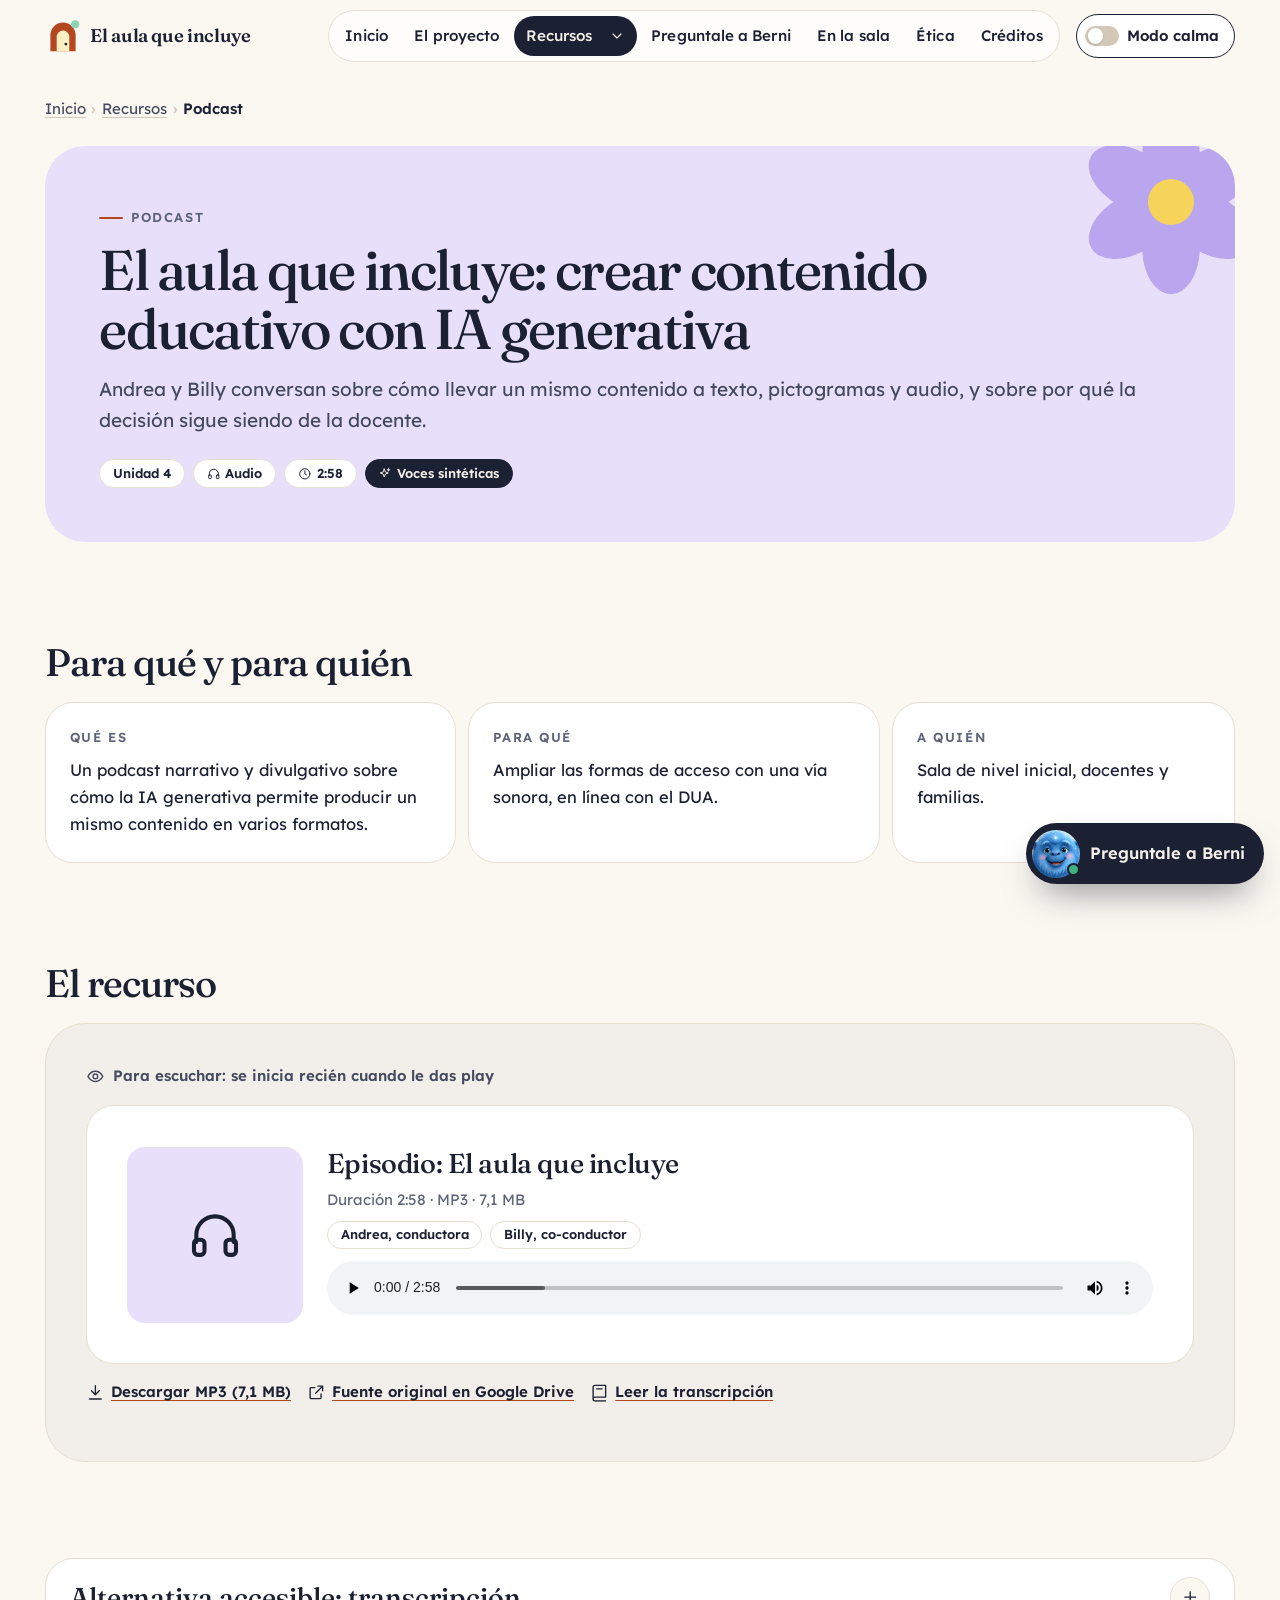
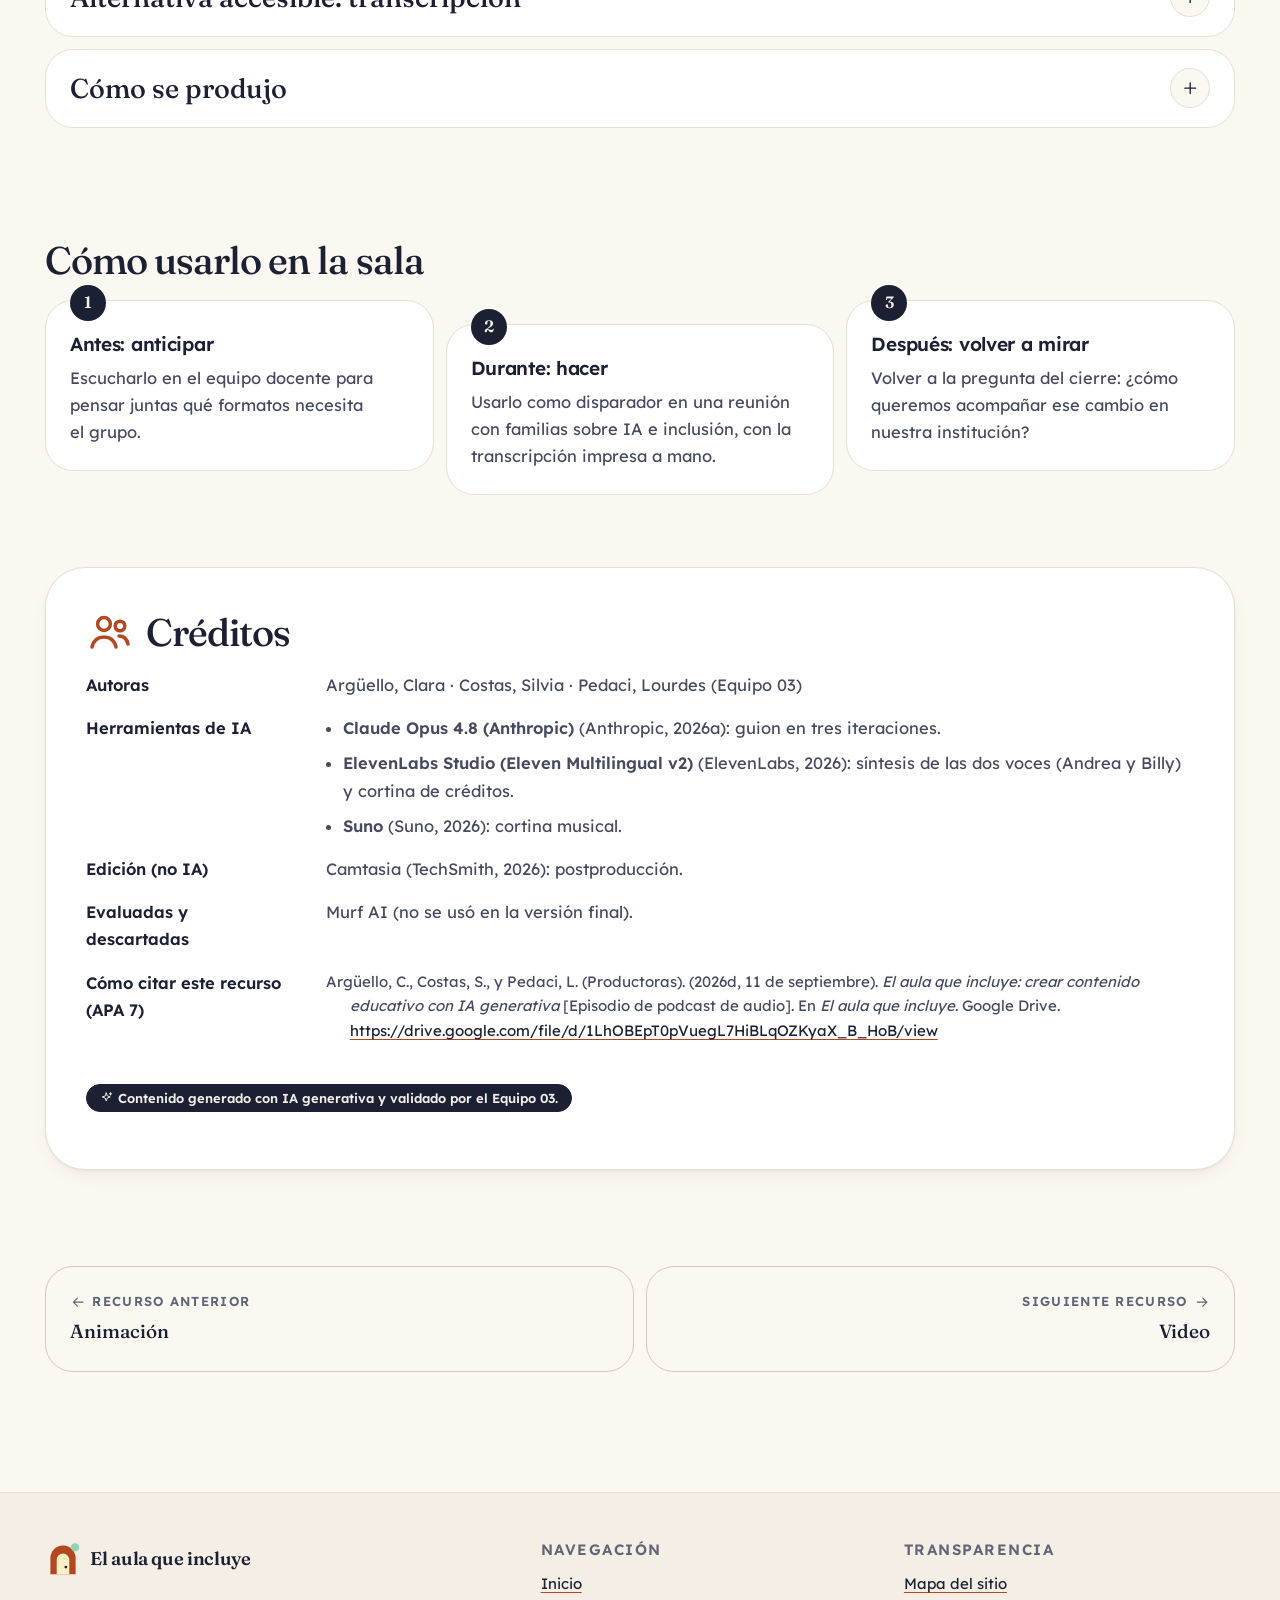
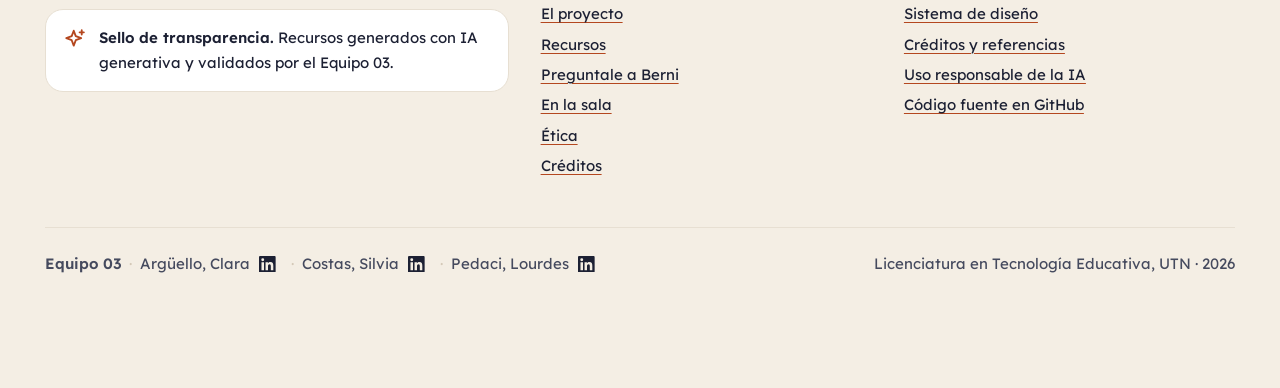
<file: recursos/podcast.html>
<!doctype html>
<html lang="es-AR" data-root="../">
<head>
<meta charset="utf-8">
<meta name="viewport" content="width=device-width, initial-scale=1">
<title>Podcast El aula que incluye · El aula que incluye</title>
<meta name="description" content="Episodio de 2:58 a dos voces sintéticas sobre cómo crear contenido educativo con IA generativa en el nivel inicial. Con transcripción completa y créditos.">
<link rel="canonical" href="https://lpedaci.github.io/iag-tif/recursos/podcast.html">
<meta name="theme-color" content="#FBF7F1">
<meta property="og:type" content="website">
<meta property="og:locale" content="es_AR">
<meta property="og:site_name" content="El aula que incluye">
<meta property="og:title" content="Podcast El aula que incluye · El aula que incluye">
<meta property="og:description" content="Episodio de 2:58 a dos voces sintéticas sobre cómo crear contenido educativo con IA generativa en el nivel inicial. Con transcripción completa y créditos.">
<meta property="og:url" content="https://lpedaci.github.io/iag-tif/recursos/podcast.html">
<meta property="og:image" content="https://lpedaci.github.io/iag-tif/assets/img/og/og-el-aula-que-incluye.jpg">
<meta property="og:image:width" content="1200">
<meta property="og:image:height" content="630">
<meta property="og:image:alt" content="Berni, un monstruo azul y peludo con destellos blancos, sentado y sonriendo sobre un fondo beige.">
<meta name="twitter:card" content="summary_large_image">
<link rel="icon" href="../favicon.ico" sizes="any">
<link rel="icon" type="image/png" sizes="32x32" href="../assets/img/favicon-32.png">
<link rel="apple-touch-icon" href="../assets/img/apple-touch-icon.png">
<link rel="preconnect" href="https://fonts.googleapis.com">
<link rel="preconnect" href="https://fonts.gstatic.com" crossorigin>
<link rel="stylesheet" href="https://fonts.googleapis.com/css2?family=Lexend:wght@300..700&amp;family=Fraunces:ital,opsz,wght@0,9..144,300..700;1,9..144,300..700&amp;display=swap">
<link rel="stylesheet" href="../assets/css/tokens.css?v=20261107a">
<link rel="stylesheet" href="../assets/css/base.css?v=20261107a">
<link rel="stylesheet" href="../assets/css/components.css?v=20261107m">
<script src="../assets/js/calma.js?v=20261107a"></script>
<script src="../assets/js/main.js?v=20261107b" defer></script>

<script src="../assets/js/chatbot.js?v=20261107c" defer></script>
</head>
<body>
<svg xmlns="http://www.w3.org/2000/svg" style="display:none" aria-hidden="true"><symbol id="i-arrow" viewBox="0 0 24 24"><path d="M5 12h14M13 6l6 6-6 6"/></symbol><symbol id="i-arrow-left" viewBox="0 0 24 24"><path d="M19 12H5M11 6l-6 6 6 6"/></symbol><symbol id="i-chevron" viewBox="0 0 24 24"><path d="M6 9l6 6 6-6"/></symbol><symbol id="i-menu" viewBox="0 0 24 24"><path d="M4 7h16M4 12h16M4 17h10"/></symbol><symbol id="i-close" viewBox="0 0 24 24"><path d="M6 6l12 12M18 6L6 18"/></symbol><symbol id="i-book" viewBox="0 0 24 24"><path d="M4 5.5A2.5 2.5 0 0 1 6.5 3H20v15H6.5A2.5 2.5 0 0 0 4 20.5zM4 20.5A2.5 2.5 0 0 0 6.5 23H20M8.5 7.5h7"/></symbol><symbol id="i-film" viewBox="0 0 24 24"><rect x="3" y="4" width="18" height="16" rx="3"/><path d="M3 9h18M8.5 4l-2 5M13.5 4l-2 5M18.5 4l-2 5"/></symbol><symbol id="i-headphones" viewBox="0 0 24 24"><path d="M4 15v-3a8 8 0 0 1 16 0v3"/><rect x="3" y="14" width="4.5" height="6.5" rx="1.6"/><rect x="16.5" y="14" width="4.5" height="6.5" rx="1.6"/></symbol><symbol id="i-video" viewBox="0 0 24 24"><rect x="2.5" y="6" width="13" height="12" rx="3"/><path d="M15.5 10.5l6-3.5v10l-6-3.5"/></symbol><symbol id="i-chat" viewBox="0 0 24 24"><path d="M20.5 12a8.5 8.5 0 0 1-12.3 7.6L3.5 20.5l1-4.4A8.5 8.5 0 1 1 20.5 12z"/><path d="M8.5 12h.01M12 12h.01M15.5 12h.01"/></symbol><symbol id="i-sparkle" viewBox="0 0 24 24"><path d="M11 3.5l1.9 5.1 5.1 1.9-5.1 1.9L11 17.5l-1.9-5.1L4 10.5l5.1-1.9zM18.5 3v4M16.5 5h4"/></symbol><symbol id="i-leaf" viewBox="0 0 24 24"><path d="M5 19.5C5 11 10 5 20 4.5c0 10-6 15-14.5 15"/><path d="M5 19.5l7.5-7.5"/></symbol><symbol id="i-print" viewBox="0 0 24 24"><path d="M7 9V3.5h10V9"/><rect x="3" y="9" width="18" height="8" rx="2"/><path d="M7 14h10v6.5H7z"/></symbol><symbol id="i-download" viewBox="0 0 24 24"><path d="M12 3.5v11.5M7 10l5 5 5-5M4.5 20.5h15"/></symbol><symbol id="i-play" viewBox="0 0 24 24"><path d="M8 5.5v13l11-6.5z" fill="currentColor" stroke="none"/></symbol><symbol id="i-external" viewBox="0 0 24 24"><path d="M14 4h6v6M20 4l-9 9M18 14v5a1 1 0 0 1-1 1H5a1 1 0 0 1-1-1V7a1 1 0 0 1 1-1h5"/></symbol><symbol id="i-plus" viewBox="0 0 24 24"><path d="M12 5v14M5 12h14"/></symbol><symbol id="i-check" viewBox="0 0 24 24"><path d="M5 12.5l4.5 4.5L19 7"/></symbol><symbol id="i-users" viewBox="0 0 24 24"><circle cx="9" cy="8" r="3.2"/><path d="M3 19.5c.8-3.4 3.2-5 6-5s5.2 1.6 6 5"/><circle cx="17" cy="9" r="2.4"/><path d="M16.5 14c2.3 0 3.9 1.3 4.5 4"/></symbol><symbol id="i-eye" viewBox="0 0 24 24"><path d="M2.5 12S6 5.5 12 5.5 21.5 12 21.5 12 18 18.5 12 18.5 2.5 12 2.5 12z"/><circle cx="12" cy="12" r="3"/></symbol><symbol id="i-shield" viewBox="0 0 24 24"><path d="M12 3l7.5 3v5.5c0 4.5-3.2 8.3-7.5 9.5-4.3-1.2-7.5-5-7.5-9.5V6z"/><path d="M9 12l2 2 4-4"/></symbol><symbol id="i-scale" viewBox="0 0 24 24"><path d="M12 4v16M7 20h10M5 7h14M5 7l-2.5 6a2.5 2.5 0 0 0 5 0zM19 7l-2.5 6a2.5 2.5 0 0 0 5 0z"/></symbol><symbol id="i-lock" viewBox="0 0 24 24"><rect x="5" y="11" width="14" height="9.5" rx="2.5"/><path d="M8 11V8a4 4 0 0 1 8 0v3"/></symbol><symbol id="i-map" viewBox="0 0 24 24"><path d="M9 4L3 6.5V20l6-2.5 6 2.5 6-2.5V4l-6 2.5zM9 4v13.5M15 6.5V20"/></symbol><symbol id="i-heart" viewBox="0 0 24 24"><path d="M12 20s-7.5-4.6-7.5-10A4.3 4.3 0 0 1 12 7.4 4.3 4.3 0 0 1 19.5 10C19.5 15.4 12 20 12 20z"/></symbol><symbol id="i-info" viewBox="0 0 24 24"><circle cx="12" cy="12" r="9"/><path d="M12 11v5.5M12 7.5h.01"/></symbol><symbol id="i-clock" viewBox="0 0 24 24"><circle cx="12" cy="12" r="9"/><path d="M12 7v5l3 2"/></symbol><symbol id="i-grid" viewBox="0 0 24 24"><rect x="4" y="4" width="6.5" height="6.5" rx="1.5"/><rect x="13.5" y="4" width="6.5" height="6.5" rx="1.5"/><rect x="4" y="13.5" width="6.5" height="6.5" rx="1.5"/><rect x="13.5" y="13.5" width="6.5" height="6.5" rx="1.5"/></symbol><symbol id="i-slides" viewBox="0 0 24 24"><rect x="6" y="4.5" width="12" height="15" rx="2"/><path d="M2.5 8v8M21.5 8v8"/></symbol><symbol id="i-home" viewBox="0 0 24 24"><path d="M4 11l8-7 8 7v9H15v-6H9v6H4z"/></symbol><symbol id="i-blocks" viewBox="0 0 24 24"><rect x="3.5" y="12" width="7.5" height="8.5" rx="1.5"/><rect x="13" y="12" width="7.5" height="8.5" rx="1.5"/><rect x="8.25" y="3.5" width="7.5" height="8.5" rx="1.5"/></symbol><symbol id="i-scale-balance" viewBox="0 0 24 24"><path d="M3 12h18"/></symbol><symbol id="i-compass" viewBox="0 0 24 24"><circle cx="12" cy="12" r="9"/><path d="M15.5 8.5l-2 5-5 2 2-5z"/></symbol><symbol id="i-linkedin" viewBox="0 0 24 24"><path fill="currentColor" stroke="none" d="M20.45 20.45h-3.56v-5.57c0-1.33-.02-3.04-1.85-3.04-1.86 0-2.14 1.45-2.14 2.94v5.67H9.35V9h3.41v1.56h.05c.48-.9 1.64-1.85 3.37-1.85 3.6 0 4.27 2.37 4.27 5.46v6.28zM5.34 7.43a2.06 2.06 0 1 1 0-4.13 2.06 2.06 0 0 1 0 4.13zM7.12 20.45H3.56V9h3.56v11.45zM22.22 0H1.77C.79 0 0 .77 0 1.73v20.54C0 23.23.79 24 1.77 24h20.45c.98 0 1.78-.77 1.78-1.73V1.73C24 .77 23.2 0 22.22 0z"/></symbol></svg>
<a class="skip-link" href="#contenido">Saltar al contenido</a>
<header class="site-header">
  <div class="wrap site-header__inner">
    <a class="brand" href="../index.html"><svg class="brand__mark" viewBox="0 0 40 40" aria-hidden="true" focusable="false"><path d="M6 37V19a14 14 0 0 1 28 0v18z" fill="var(--c-accent)"/><path d="M13 37V21a7 7 0 0 1 14 0v16z" fill="var(--t-butter)"/><circle cx="23.2" cy="29" r="1.6" fill="var(--c-ink)"/><circle cx="33.5" cy="7" r="4.5" fill="var(--d-mint)"/></svg><span class="brand__text">El aula que incluye</span></a>
    <nav class="nav" aria-label="Principal"><ul class="nav__list"><li><a class="nav__link" href="../index.html">Inicio</a></li><li><a class="nav__link" href="../proyecto.html">El proyecto</a></li><li class="nav__has-sub"><div class="nav__pair"><a class="nav__link is-active" href="../recursos/index.html">Recursos</a><button class="nav__link nav__sub-btn" type="button" aria-expanded="false" aria-controls="submenu-recursos" data-submenu-toggle><span class="visually-hidden">Mostrar recursos</span><svg class="icon" aria-hidden="true" focusable="false"><use href="#i-chevron"/></svg></button></div><ul class="submenu" id="submenu-recursos" hidden><li><a href="../recursos/historia-social.html"><span class="submenu__ico" style="--tint:var(--t-butter)"><svg class="icon" aria-hidden="true" focusable="false"><use href="#i-book"/></svg></span><span>Historia social<small>Unidad 2 · Texto e imagen</small></span></a></li><li><a href="../recursos/animacion.html"><span class="submenu__ico" style="--tint:var(--t-sky)"><svg class="icon" aria-hidden="true" focusable="false"><use href="#i-film"/></svg></span><span>Animación<small>Unidad 3 · Video</small></span></a></li><li><a href="../recursos/podcast.html" aria-current="page"><span class="submenu__ico" style="--tint:var(--t-lav)"><svg class="icon" aria-hidden="true" focusable="false"><use href="#i-headphones"/></svg></span><span>Podcast<small>Unidad 4 · Audio</small></span></a></li><li><a href="../recursos/video.html"><span class="submenu__ico" style="--tint:var(--t-peach)"><svg class="icon" aria-hidden="true" focusable="false"><use href="#i-video"/></svg></span><span>Video<small>Unidad 5 · Video</small></span></a></li><li class="submenu__all"><a href="../recursos/index.html"><span class="submenu__ico"><svg class="icon" aria-hidden="true" focusable="false"><use href="#i-grid"/></svg></span><span>Ver todos los recursos<small>Con filtro por formato</small></span></a></li></ul></li><li><a class="nav__link" href="../asistente.html">Preguntale a Berni</a></li><li><a class="nav__link" href="../en-la-sala.html">En la sala</a></li><li><a class="nav__link" href="../etica.html">Ética</a></li><li><a class="nav__link" href="../creditos.html">Créditos</a></li></ul></nav>
    <div class="header-tools">
      <button class="calma-toggle" type="button" aria-pressed="false" data-calma-toggle><span class="calma-toggle__dot" aria-hidden="true"></span><span class="calma-toggle__label">Modo calma</span><span class="calma-toggle__label-short">Calma</span></button>
      <button class="menu-toggle" type="button" aria-expanded="false" aria-controls="menu-mobile" data-menu-open><span class="visually-hidden">Abrir menú</span><svg class="icon" aria-hidden="true" focusable="false"><use href="#i-menu"/></svg></button>
      <a class="menu-nojs" href="#navegacion-pie">Menú</a>
    </div>
  </div>
  <p class="visually-hidden" id="calma-aviso" aria-live="polite"></p>
</header>
  <div class="mobile-menu" id="menu-mobile" role="dialog" aria-modal="true" aria-label="Menú del sitio" hidden>
    <div class="mobile-menu__top">
      <a class="brand" href="../index.html"><svg class="brand__mark" viewBox="0 0 40 40" aria-hidden="true" focusable="false"><path d="M6 37V19a14 14 0 0 1 28 0v18z" fill="var(--c-accent)"/><path d="M13 37V21a7 7 0 0 1 14 0v16z" fill="var(--t-butter)"/><circle cx="23.2" cy="29" r="1.6" fill="var(--c-ink)"/><circle cx="33.5" cy="7" r="4.5" fill="var(--d-mint)"/></svg><span class="brand__text">El aula que incluye</span></a>
      <button class="menu-toggle" type="button" data-menu-close><span class="visually-hidden">Cerrar menú</span><svg class="icon" aria-hidden="true" focusable="false"><use href="#i-close"/></svg></button>
    </div>
    <nav aria-label="Principal, versión mobile"><ul class="mobile-menu__list"><li><a href="../index.html">Inicio<svg class="icon" aria-hidden="true" focusable="false"><use href="#i-arrow"/></svg></a></li><li><a href="../proyecto.html">El proyecto<svg class="icon" aria-hidden="true" focusable="false"><use href="#i-arrow"/></svg></a></li><li><a href="../recursos/index.html">Recursos<svg class="icon" aria-hidden="true" focusable="false"><use href="#i-arrow"/></svg></a><ul class="mobile-menu__sub"><li><a href="../recursos/historia-social.html">Historia social</a></li><li><a href="../recursos/animacion.html">Animación</a></li><li><a href="../recursos/podcast.html" aria-current="page">Podcast</a></li><li><a href="../recursos/video.html">Video</a></li></ul></li><li><a href="../asistente.html">Preguntale a Berni<svg class="icon" aria-hidden="true" focusable="false"><use href="#i-arrow"/></svg></a></li><li><a href="../en-la-sala.html">En la sala<svg class="icon" aria-hidden="true" focusable="false"><use href="#i-arrow"/></svg></a></li><li><a href="../etica.html">Ética<svg class="icon" aria-hidden="true" focusable="false"><use href="#i-arrow"/></svg></a></li><li><a href="../creditos.html">Créditos<svg class="icon" aria-hidden="true" focusable="false"><use href="#i-arrow"/></svg></a></li><li><a href="../mapa-del-sitio.html">Mapa del sitio<svg class="icon" aria-hidden="true" focusable="false"><use href="#i-arrow"/></svg></a></li></ul></nav>
    <div class="mobile-menu__foot"><button class="calma-toggle" type="button" aria-pressed="false" data-calma-toggle><span class="calma-toggle__dot" aria-hidden="true"></span><span class="calma-toggle__label">Modo calma</span><span class="calma-toggle__label-short">Calma</span></button></div>
  </div>
<main id="contenido" tabindex="-1">
<header class="page-hero">
  <div class="wrap">
    <nav class="breadcrumb" aria-label="Ruta de navegación"><ol><li><a href="../index.html">Inicio</a></li><li><a href="../recursos/index.html">Recursos</a></li><li><span aria-current="page">Podcast</span></li></ol></nav>
    <div class="page-hero__panel" style="--tint:var(--t-lav)">
      <div class="deco deco--spin" style="right:-2rem;top:-2.5rem;width:12rem" aria-hidden="true"><svg viewBox="0 0 100 100"><ellipse cx="50" cy="26" rx="15" ry="24" fill="var(--d-lav)" transform="rotate(0 50 50)"/><ellipse cx="50" cy="26" rx="15" ry="24" fill="var(--d-lav)" transform="rotate(60 50 50)"/><ellipse cx="50" cy="26" rx="15" ry="24" fill="var(--d-lav)" transform="rotate(120 50 50)"/><ellipse cx="50" cy="26" rx="15" ry="24" fill="var(--d-lav)" transform="rotate(180 50 50)"/><ellipse cx="50" cy="26" rx="15" ry="24" fill="var(--d-lav)" transform="rotate(240 50 50)"/><ellipse cx="50" cy="26" rx="15" ry="24" fill="var(--d-lav)" transform="rotate(300 50 50)"/><circle cx="50" cy="50" r="12" fill="var(--d-star)"/></svg></div>
      <p class="eyebrow">Podcast</p>
      <h1>El aula que incluye: crear contenido educativo con IA generativa</h1>
      <p class="lead">Andrea y Billy conversan sobre cómo llevar un mismo contenido a texto, pictogramas y audio, y sobre por qué la decisión sigue siendo de la docente.</p>
      <div class="chip-row">
        <span class="chip">Unidad 4</span>
        <span class="chip"><svg class="icon" aria-hidden="true" focusable="false"><use href="#i-headphones"/></svg>Audio</span>
        <span class="chip"><svg class="icon" aria-hidden="true" focusable="false"><use href="#i-clock"/></svg>2:58</span>
        <span class="chip chip--ia"><svg class="icon" aria-hidden="true" focusable="false"><use href="#i-sparkle"/></svg>Voces sintéticas</span>
      </div>
    </div>
  </div>
</header>

<section class="section--tight" aria-labelledby="qpq-t">
  <div class="wrap">
    <h2 id="qpq-t">Para qué y para quién</h2>
    <dl class="qpq">
      <div><dt>Qué es</dt><dd>Un podcast narrativo y divulgativo sobre cómo la IA generativa permite producir un mismo contenido en varios formatos.</dd></div>
      <div><dt>Para qué</dt><dd>Ampliar las formas de acceso con una vía sonora, en línea con el DUA.</dd></div>
      <div><dt>A quién</dt><dd>Sala de nivel inicial, docentes y familias.</dd></div>
    </dl>
  </div>
</section>

<section class="section--tight" id="recurso" aria-labelledby="recurso-t">
  <div class="wrap">
    <h2 id="recurso-t">El recurso</h2>
    <div class="zona-calma">
      <p class="zona-calma__label"><svg class="icon" aria-hidden="true" focusable="false"><use href="#i-eye"/></svg>Para escuchar: se inicia recién cuando le das play</p>
      <div class="audio-card">
        <div class="audio-card__cover" aria-hidden="true"><svg class="icon" aria-hidden="true" focusable="false"><use href="#i-headphones"/></svg></div>
        <div>
          <h3>Episodio: El aula que incluye</h3>
          <p class="muted small" style="margin:0">Duración 2:58 · MP3 · 7,1 MB</p>
          <div class="voices"><span class="chip">Andrea, conductora</span><span class="chip">Billy, co-conductor</span></div>
          <audio controls preload="metadata">
            <source src="../assets/audio/podcast-el-aula-que-incluye.mp3" type="audio/mpeg">
            Tu navegador no reproduce audio. <a href="../assets/audio/podcast-el-aula-que-incluye.mp3">Descargá el MP3</a>.
          </audio>
        </div>
      </div>
      <p class="media-links">
        <a href="../assets/audio/podcast-el-aula-que-incluye.mp3" download><svg class="icon" aria-hidden="true" focusable="false"><use href="#i-download"/></svg>Descargar MP3 (7,1 MB)</a>
        <a href="https://drive.google.com/file/d/1LhOBEpT0pVuegL7HiBLqOZKyaX_B_HoB/view"><svg class="icon" aria-hidden="true" focusable="false"><use href="#i-external"/></svg>Fuente original en Google Drive</a>
        <a href="#alternativa"><svg class="icon" aria-hidden="true" focusable="false"><use href="#i-book"/></svg>Leer la transcripción</a>
      </p>
    </div>
  </div>
</section>

<section class="section--tight" aria-label="Información sobre el recurso">
  <div class="wrap">
    <details class="disclosure" id="alternativa">
      <summary>Alternativa accesible: transcripción<span class="disclosure__sum-ico"><svg class="icon" aria-hidden="true" focusable="false"><use href="#i-plus"/></svg></span></summary>
      <div class="disclosure__body transcript">
        <p class="callout callout--lav"><svg class="icon" aria-hidden="true" focusable="false"><use href="#i-info"/></svg><span>Andrea y Billy son <mark class="key">voces sintéticas generadas con ElevenLabs</mark>.</span></p>
        <p><span class="who">Andrea:</span> ¡Hola a todos! Querida audiencia, ¿cómo están? Mi nombre es Andrea.</p>
        <p><span class="who">Billy:</span> ¡Y yo soy Billy! Sean bienvenidos a otro capítulo de este podcast, “El aula que incluye”.</p>
        <p><span class="who">Andrea:</span> En este nuevo episodio vamos a algo bien concreto: cómo crear contenido educativo con inteligencia artificial generativa en el nivel inicial.</p>
        <p><span class="who">Billy:</span> Arranquemos con una pregunta. ¿Y si cada niño del jardín pudiera acceder al mismo cuento, pero contado de la forma que mejor entiende? Hace unos años, resolver eso para toda una sala parecía imposible.</p>
        <p><span class="who">Andrea:</span> Hoy empieza a tener respuestas, y muchas pasan por la inteligencia artificial generativa. Eso sí, no para reemplazar a quien enseña, sino para ampliar lo que puede ofrecer.</p>
        <p><span class="who">Billy:</span> Pensemos en un ejemplo real. Un proyecto de sala que trabaja con los monstruos de Berni y de Bortusk Leer. A partir de esas imágenes, una docente puede pedirle a una IA que redacte un cuento breve, con frases cortas y lenguaje sencillo. En segundos tiene un texto base.</p>
        <p><span class="who">Andrea:</span> Que después ajusta con su criterio, claro. Y el texto es apenas el comienzo. Con otra herramienta puede transformar ese cuento en pictogramas, para quienes se apoyan en imágenes para comprender. Con una tercera, puede convertirlo en audio, con una voz clara y expresiva, para quienes aprenden mejor escuchando.</p>
        <p><span class="who">Billy:</span> ¡Exacto! Entonces, el mismo contenido, ahora disponible en varios formatos. Esto, en el fondo, es diseño universal para el aprendizaje.</p>
        <p><span class="who">Andrea:</span> ¡Así es, Billy! La IA no inventa la inclusión, pero baja muchísimo la barrera para lograrla. Lo que antes pedía horas de preparación, hoy entra en una tarde de planificación.</p>
        <p><span class="who">Billy:</span> Ahora, una aclaración que no es menor. La herramienta genera, pero la decisión sigue siendo humana. Elegir qué monstruo, qué palabras, qué voz, qué le sirve a este grupo y no a cualquiera, eso es trabajo pedagógico.</p>
        <p><span class="who">Andrea:</span> La tecnología ofrece opciones, y la docente pone el sentido. Por eso, más que preguntarnos si la IA va a cambiar el aula, conviene preguntarnos cómo queremos acompañar ese cambio.</p>
        <p><span class="who">Billy:</span> Con mirada crítica, cuidando los datos de las infancias y sin perder de vista para qué enseñamos.</p>
        <p><span class="who">Andrea:</span> Porque la mejor tecnología en educación es la que se vuelve invisible, y deja a la vista lo único que importa, que todos, todos, puedan aprender.</p>
        <p><span class="who">Billy:</span> ¡Nos escuchamos en el próximo episodio!</p>
        <p><span class="who">Andrea:</span> ¡Hasta la próxima!</p>
      </div>
    </details>

    <details class="disclosure" id="como-se-produjo">
      <summary>Cómo se produjo<span class="disclosure__sum-ico"><svg class="icon" aria-hidden="true" focusable="false"><use href="#i-plus"/></svg></span></summary>
      <div class="disclosure__body">
        <p>El guion se escribió con Claude, modelo Opus 4.8 (Anthropic, 2026a), <mark class="key">en tres iteraciones</mark>: diseño del guion, ajuste de formato para ElevenLabs y versión a dos voces. Las voces se sintetizaron en ElevenLabs Studio con el modelo Eleven Multilingual v2 (ElevenLabs, 2026): Andrea, la conductora, y Billy, el co-conductor, creado sobre la voz de biblioteca “Bill”. ElevenLabs también generó la cortina de créditos. La cortina musical lo-fi es de Suno (Suno, 2026). La postproducción se hizo en Camtasia (TechSmith, 2026).</p>
        <p>Se evaluó Murf AI como comparación y no se usó en la versión final. El uso de voces sintéticas es adecuado “<mark class="key">siempre y cuando se presenten como tales</mark>” (Fernández, como se citó en Yaguana Romero et al., 2022, p. 17); por eso lo aclaramos antes de la transcripción.</p>
        <h4>Cómo se escribió el guion</h4>
        <p>El guion se creó y se refinó con prompts sucesivos, aplicando técnicas de ingeniería de prompts: <mark class="key">asignación de rol, restricciones explícitas, control del formato de salida y refinamiento iterativo</mark>. La formulación siguió la estructura de un prompt de Cruzado (2024, como se citó en Universidad Tecnológica Nacional, 2026), adaptada a la producción de un guion hablado.</p>
        <ol class="iterations">
          <li>
            <h5><span>Iteración 01</span>Diseño del guion</h5>
            <blockquote class="prompt">
              <p>“Actuá como Licenciado en Tecnología Educativa. Diseñá el guion de un podcast educativo de 3 minutos como máximo sobre cómo la inteligencia artificial generativa puede usarse para crear contenido educativo en el nivel inicial, vinculado al proyecto de sala ‘los monstruos de Berni y Bortusk Leer’. Condiciones: registro hablado y cálido, español rioplatense, sin em dash, con enganche inicial, desarrollo con ejemplos concretos (generación de texto, pictogramas y audio) y un cierre; pensado para ser leído por una sola voz de IA. Marcá tiempos de referencia para controlar la duración.”</p>
              <cite>Iteración 01 del TPU4, Equipo 03.</cite>
            </blockquote>
          </li>
          <li>
            <h5><span>Iteración 02</span>Ajuste de formato para ElevenLabs</h5>
            <blockquote class="prompt prompt--soft">
              <p>“El editor de audio no permite escribir el título ni usar dos puntos, y el guion necesita un arranque hablado. Reescribí el mismo guion sin título, sin marcas de tiempo y sin dos puntos, y reemplazá el título por una frase inicial que se pueda leer en voz alta, para pegarlo directo en ElevenLabs.”</p>
              <cite>Iteración 02 del TPU4, Equipo 03.</cite>
            </blockquote>
          </li>
          <li>
            <h5><span>Iteración 03</span>Versión a dos voces</h5>
            <blockquote class="prompt prompt--soft">
              <p>“Tomá esta versión del guion (con una presentación inicial que agregué) y generá una variante a dos voces, una conductora y un co-conductor, que alternen por bloques y suenen como una conversación natural, sin cambiar el contenido ni el estilo. Indicá qué bloque dice cada voz.”</p>
              <cite>Iteración 03 del TPU4, Equipo 03.</cite>
            </blockquote>
          </li>
        </ol>
        <h4>Ajustes y producción en ElevenLabs</h4>
        <p>Se eligieron dos voces en español latino que contrastaran, con el modelo Eleven Multilingual v2. Para ganar expresividad se activó la opción de ajustes personalizados y se bajó levemente la estabilidad. Entre bloques de distinta voz se aplicaron fundidos cortos para suavizar los cortes.</p>
      </div>
    </details>
  </div>
</section>

<section class="section--tight" aria-labelledby="sala-t">
  <div class="wrap">
    <h2 id="sala-t">Cómo usarlo en la sala</h2>
    <ol class="momentos momentos--offset">
      <li><h3>Antes: anticipar</h3><p>Escucharlo en el equipo docente para pensar juntas qué formatos necesita el grupo.</p></li>
      <li><h3>Durante: hacer</h3><p>Usarlo como disparador en una reunión con familias sobre IA e inclusión, con la transcripción impresa a mano.</p></li>
      <li><h3>Después: volver a mirar</h3><p>Volver a la pregunta del cierre: ¿cómo queremos acompañar ese cambio en nuestra institución?</p></li>
    </ol>
  </div>
</section>

<section class="section--tight">
  <div class="wrap">
    <section class="credit-card reveal" aria-labelledby="creditos-titulo" id="creditos">
  <h2 id="creditos-titulo"><svg class="icon" aria-hidden="true" focusable="false"><use href="#i-users"/></svg>Créditos</h2>
  <dl>
    <dt>Autoras</dt><dd>Argüello, Clara · Costas, Silvia · Pedaci, Lourdes (Equipo 03)</dd>
    <dt>Herramientas de IA</dt><dd><ul><li><strong>Claude Opus 4.8 (Anthropic)</strong> (Anthropic, 2026a): guion en tres iteraciones.</li><li><strong>ElevenLabs Studio (Eleven Multilingual v2)</strong> (ElevenLabs, 2026): síntesis de las dos voces (Andrea y Billy) y cortina de créditos.</li><li><strong>Suno</strong> (Suno, 2026): cortina musical.</li></ul></dd>
    <dt>Edición (no IA)</dt><dd>Camtasia (TechSmith, 2026): postproducción.</dd><dt>Evaluadas y descartadas</dt><dd>Murf AI (no se usó en la versión final).</dd>
    <dt>Cómo citar este recurso (APA 7)</dt><dd><p class="apa">Argüello, C., Costas, S., y Pedaci, L. (Productoras). (2026d, 11 de septiembre). <em>El aula que incluye: crear contenido educativo con IA generativa</em> [Episodio de podcast de audio]. En <em>El aula que incluye</em>. Google Drive. <a href="https://drive.google.com/file/d/1LhOBEpT0pVuegL7HiBLqOZKyaX_B_HoB/view">https://drive.google.com/file/d/1LhOBEpT0pVuegL7HiBLqOZKyaX_B_HoB/view</a></p></dd>
  </dl>
  <p class="credit-card__seal"><span class="chip chip--ia"><svg class="icon" aria-hidden="true" focusable="false"><use href="#i-sparkle"/></svg>Contenido generado con IA generativa y validado por el Equipo 03.</span></p>
</section>
  </div>
</section>

<section class="section--tight">
  <div class="wrap">
    <nav class="prevnext" aria-label="Recursos anterior y siguiente"><a class="prevnext__prev" href="../recursos/animacion.html" rel="prev"><small><svg class="icon" aria-hidden="true" focusable="false"><use href="#i-arrow-left"/></svg>Recurso anterior</small><strong>Animación</strong></a><a class="prevnext__next" href="../recursos/video.html" rel="next"><small>Siguiente recurso<svg class="icon" aria-hidden="true" focusable="false"><use href="#i-arrow"/></svg></small><strong>Video</strong></a></nav>
  </div>
</section>
</main>
<footer class="site-footer">
  <div class="wrap">
    <div class="site-footer__grid">
      <div>
        <a class="brand" href="../index.html"><svg class="brand__mark" viewBox="0 0 40 40" aria-hidden="true" focusable="false"><path d="M6 37V19a14 14 0 0 1 28 0v18z" fill="var(--c-accent)"/><path d="M13 37V21a7 7 0 0 1 14 0v16z" fill="var(--t-butter)"/><circle cx="23.2" cy="29" r="1.6" fill="var(--c-ink)"/><circle cx="33.5" cy="7" r="4.5" fill="var(--d-mint)"/></svg><span class="brand__text">El aula que incluye<small>IA generativa como soporte de inclusión en el nivel inicial</small></span></a>
        <p class="seal" style="margin-top:1.5rem"><svg class="icon" aria-hidden="true" focusable="false"><use href="#i-sparkle"/></svg><span><strong>Sello de transparencia.</strong> Recursos generados con IA generativa y validados por el Equipo 03.</span></p>
      </div>
      <nav aria-labelledby="navegacion-pie"><h2 id="navegacion-pie">Navegación</h2><ul><li><a href="../index.html">Inicio</a></li><li><a href="../proyecto.html">El proyecto</a></li><li><a href="../recursos/index.html">Recursos</a></li><li><a href="../asistente.html">Preguntale a Berni</a></li><li><a href="../en-la-sala.html">En la sala</a></li><li><a href="../etica.html">Ética</a></li><li><a href="../creditos.html">Créditos</a></li></ul></nav>
      <nav aria-labelledby="pie-mas"><h2 id="pie-mas">Transparencia</h2><ul>
        <li><a href="../mapa-del-sitio.html">Mapa del sitio</a></li>
        <li><a href="../sistema-de-diseno.html">Sistema de diseño</a></li>
        <li><a href="../creditos.html">Créditos y referencias</a></li>
        <li><a href="../etica.html">Uso responsable de la IA</a></li>
        <li><a href="https://github.com/lpedaci/iag-tif">Código fuente en GitHub</a></li>
      </ul></nav>
    </div>
    <div class="site-footer__bottom">
      <p class="team-links"><strong>Equipo 03</strong><span class="team-links__item"><span class="team-links__sep" aria-hidden="true">·</span>Argüello, Clara<a class="team-links__in" href="https://www.linkedin.com/in/clara-arg%C3%BCello-684894367" target="_blank" rel="noopener noreferrer"><svg class="icon icon--fill" aria-hidden="true" focusable="false"><use href="#i-linkedin"/></svg><span class="visually-hidden">Perfil de LinkedIn de Clara Argüello (se abre en una pestaña nueva)</span></a></span><span class="team-links__item"><span class="team-links__sep" aria-hidden="true">·</span>Costas, Silvia<a class="team-links__in" href="https://www.linkedin.com/in/silvia-costas/" target="_blank" rel="noopener noreferrer"><svg class="icon icon--fill" aria-hidden="true" focusable="false"><use href="#i-linkedin"/></svg><span class="visually-hidden">Perfil de LinkedIn de Silvia Costas (se abre en una pestaña nueva)</span></a></span><span class="team-links__item"><span class="team-links__sep" aria-hidden="true">·</span>Pedaci, Lourdes<a class="team-links__in" href="https://www.linkedin.com/in/lourdes-pedaci" target="_blank" rel="noopener noreferrer"><svg class="icon icon--fill" aria-hidden="true" focusable="false"><use href="#i-linkedin"/></svg><span class="visually-hidden">Perfil de LinkedIn de Lourdes Pedaci (se abre en una pestaña nueva)</span></a></span></p>
      <p>Licenciatura en Tecnología Educativa, UTN · 2026</p>
    </div>
  </div>
</footer>
<a class="chat-launcher" href="../asistente.html" aria-label="Preguntale a Berni" aria-haspopup="dialog" aria-expanded="false" aria-controls="chat-panel" data-chat-open>
  <span class="chat-launcher__ring"><img src="../assets/img/berni/berni-avatar.webp" alt="" width="48" height="48"></span><span class="chat-launcher__text">Preguntale a Berni</span>
</a>
<div class="chat-panel" id="chat-panel" hidden>
  <div class="chat-panel__box" role="dialog" aria-modal="true" aria-labelledby="chat-panel-title">
    <div class="chat" data-chat data-chat-lazy>
  <div class="chat__head">
    <img class="chat__avatar" src="../assets/img/berni/berni-avatar.webp" alt="" width="44" height="44">
    <div><p class="chat__title" id="chat-panel-title">Preguntale a Berni</p><p class="chat__status">Asistente guiado por opciones</p></div>
    <button class="btn btn--sm btn--ghost" type="button" data-chat-reset>Reiniciar</button><button class="icon-btn chat-panel__close" type="button" data-chat-close><span class="visually-hidden">Cerrar el asistente</span><svg class="icon" aria-hidden="true" focusable="false"><use href="#i-close"/></svg></button>
  </div>
  <div class="chat__log" role="log" aria-live="polite" aria-labelledby="chat-panel-title" tabindex="0">
    <div class="skeleton" aria-hidden="true"><span></span><span></span><span></span></div>
  </div>
  <div class="chat__foot"><p>Berni responde con textos revisados por el Equipo 03. No hay campo para escribir: así nadie carga datos personales.</p></div>
</div>
  </div>
</div>
</body>
</html>
</file>
<file: assets/css/tokens.css>
@charset "UTF-8";
/* ==========================================================================
   Tokens de diseño · El aula que incluye
   Un solo lugar para cambiar paleta, tipografía, espaciado, radios y sombras.
   Contrastes verificados (WCAG 2.1 AA) en README.md, sección "Accesibilidad".
   ========================================================================== */

:root {
  /* Neutros cálidos (una sola familia de grises, tono crema) */
  --c-bg: #FBF7F1;
  --c-bg-deep: #F4EEE4;
  --c-surface: #FFFFFF;
  --c-line: #E7DFD2;
  --c-line-strong: #D4C9B8;

  /* Texto */
  --c-ink: #1C2033;        /* 15,1:1 sobre --c-bg */
  --c-ink-soft: #454A5E;   /* 8,2:1 sobre --c-bg */
  --c-muted: #5F6478;      /* 5,5:1 sobre --c-bg, 4,6:1 sobre tintes */
  --c-on-ink: #F3EFE9;     /* 14,1:1 sobre --c-ink */

  /* Acento único de acción (coral terracota) */
  --c-accent: #B4471F;     /* 5,1:1 sobre --c-bg; texto blanco encima 5,4:1 */
  --c-accent-hover: #963A18;
  --c-accent-soft: #F4B79A;

  /* Azul Berni (solo identidad del personaje y enlaces del asistente) */
  --c-berni: #2F5FC4;      /* 5,5:1 sobre --c-bg */

  /* Tintes pastel por recurso (texto --c-ink encima: más de 12:1) */
  --t-butter: #FBEFC4;     /* Historia social */
  --t-sky: #DAE6FA;        /* Animación */
  --t-lav: #E8E0FA;        /* Podcast */
  --t-peach: #FCDFCF;      /* Video */
  --t-mint: #D7EFE4;       /* Asistente */
  --t-rose: #F7DCE5;

  /* Decoración (formas SVG; no transmiten información) */
  --d-star: #F6D35B;
  --d-flower: #F2A7BF;
  --d-mint: #8FD3B6;
  --d-lav: #B9A6EE;
  --d-sky: #9DBEF2;

  /* Tipografía */
  --f-display: "Fraunces", "Iowan Old Style", "Palatino Linotype", Georgia, serif;
  --f-body: "Lexend", "Segoe UI", system-ui, -apple-system, sans-serif;

  --fs-xs: 0.8125rem;
  --fs-sm: 0.9375rem;
  --fs-base: 1.03rem;
  --fs-lg: 1.1875rem;
  --fs-xl: clamp(1.35rem, 1.1rem + 0.9vw, 1.7rem);
  --fs-2xl: clamp(1.7rem, 1.25rem + 1.6vw, 2.4rem);
  --fs-3xl: clamp(2.2rem, 1.5rem + 2.8vw, 3.5rem);
  --fs-hero: clamp(2.7rem, 1.6rem + 4.6vw, 5.4rem);

  --lh-tight: 1.05;
  --lh-snug: 1.25;
  --lh-body: 1.65;

  /* Espaciado (escala de 4 px) */
  --s-1: 0.25rem;
  --s-2: 0.5rem;
  --s-3: 0.75rem;
  --s-4: 1rem;
  --s-5: 1.5rem;
  --s-6: 2rem;
  --s-7: 3rem;
  --s-8: 4.5rem;
  --s-9: 7rem;
  --gutter: clamp(1rem, 0.4rem + 3vw, 4rem);
  --maxw: 1520px;
  --maxw-text: none;

  /* Radios */
  --r-sm: 0.625rem;
  --r-md: 1.125rem;
  --r-lg: 1.75rem;
  --r-xl: 2.5rem;
  --r-pill: 999px;

  /* Sombras teñidas con el tono del fondo */
  --sh-soft: 0 1px 2px rgba(60, 44, 20, 0.05), 0 8px 24px -12px rgba(60, 44, 20, 0.14);
  --sh-lift: 0 2px 4px rgba(60, 44, 20, 0.05), 0 24px 48px -20px rgba(60, 44, 20, 0.26);
  --sh-inset: inset 0 1px 0 rgba(255, 255, 255, 0.7);

  /* Movimiento */
  --ease-out: cubic-bezier(0.16, 1, 0.3, 1);
  --ease-spring: cubic-bezier(0.34, 1.56, 0.64, 1);
  --dur: 0.35s;

  --focus: 0 0 0 3px var(--c-bg), 0 0 0 6px var(--c-berni);
  --header-h: 4.5rem;
}

/* ==========================================================================
   Modo calma: baja estimulación sensorial
   Paleta desaturada, sin decoración ni movimiento, más interlineado.
   ========================================================================== */
:root[data-calma="on"] {
  --c-bg: #F4F2EE;
  --c-bg-deep: #ECE9E3;
  --c-line: #DEDAD2;
  --c-line-strong: #C9C4BA;
  --c-ink: #23252E;
  --c-ink-soft: #464955;
  --c-muted: #565A66;
  --c-accent: #7E4E3E;      /* 6,2:1 sobre --c-bg; texto blanco encima 6,9:1 */
  --c-accent-hover: #69402F;
  --c-accent-soft: #D9C5BB;
  --c-berni: #3F5A8C;

  --t-butter: #EEEADF;
  --t-sky: #E4E8EE;
  --t-lav: #E7E4ED;
  --t-peach: #EEE6E1;
  --t-mint: #E2EAE6;
  --t-rose: #EDE4E7;

  --lh-body: 1.85;
  --sh-soft: 0 1px 2px rgba(30, 30, 30, 0.04);
  --sh-lift: 0 1px 2px rgba(30, 30, 30, 0.06);
  --dur: 0s;
}
</file>
<file: assets/css/base.css>
@charset "UTF-8";
/* ==========================================================================
   Base: reset, tipografía, layout, utilidades
   ========================================================================== */

*, *::before, *::after { box-sizing: border-box; }

/* El atributo hidden siempre gana sobre cualquier display de componente */
[hidden] { display: none !important; }

html {
  -webkit-text-size-adjust: 100%;
  text-size-adjust: 100%;
  scroll-behavior: smooth;
  scroll-padding-top: calc(var(--header-h) + 1rem);
}

body {
  margin: 0;
  min-height: 100dvh;
  display: flex;
  flex-direction: column;
  background: var(--c-bg);
  color: var(--c-ink);
  font-family: var(--f-body);
  font-size: var(--fs-base);
  line-height: var(--lh-body);
  overflow-x: clip;
  -webkit-font-smoothing: antialiased;
  text-rendering: optimizeLegibility;
}

main { flex: 1 0 auto; display: block; }

img, svg, video, iframe { display: block; max-width: 100%; }
img { height: auto; }

h1, h2, h3, h4 {
  font-family: var(--f-display);
  font-weight: 500;
  line-height: var(--lh-snug);
  letter-spacing: -0.015em;
  margin: 0 0 var(--s-4);
  color: var(--c-ink);
  font-optical-sizing: auto;
  text-wrap: balance;
}
h1 { font-size: var(--fs-3xl); line-height: var(--lh-tight); letter-spacing: -0.03em; }
h2 { font-size: var(--fs-2xl); letter-spacing: -0.025em; }
h3 { font-size: var(--fs-xl); }
h4 { font-size: var(--fs-lg); font-family: var(--f-body); font-weight: 600; letter-spacing: 0; }

p, ul, ol, dl, blockquote, figure, table { margin: 0 0 var(--s-4); }
p { max-width: var(--maxw-text); text-wrap: pretty; }
li + li { margin-top: var(--s-2); }
strong { font-weight: 600; }
em { font-style: italic; }

a {
  color: var(--c-ink);
  text-decoration-line: underline;
  text-decoration-color: var(--c-accent);
  text-decoration-thickness: 0.09em;
  text-underline-offset: 0.2em;
  transition: color var(--dur) var(--ease-out), text-decoration-color var(--dur) var(--ease-out);
}
a:hover { color: var(--c-accent); }

:focus-visible { outline: none; box-shadow: var(--focus); border-radius: 6px; }

button { font: inherit; color: inherit; cursor: pointer; }

hr { border: 0; border-top: 1px solid var(--c-line); margin: var(--s-7) 0; }

abbr[title] { text-decoration: underline dotted; text-underline-offset: 0.2em; }

::selection { background: var(--c-accent-soft); color: var(--c-ink); }

/* ---------- Layout ---------- */
.wrap {
  width: 100%;
  max-width: var(--maxw);
  margin-inline: auto;
  padding-inline: var(--gutter);
}
.wrap--narrow { max-width: 920px; }

.section { padding-block: var(--s-8); }
.section--tight { padding-block: var(--s-7); }
.section + .section { padding-top: 0; }

.stack > * + * { margin-top: var(--s-4); }

.eyebrow {
  display: inline-flex;
  align-items: center;
  gap: var(--s-2);
  font-size: var(--fs-xs);
  font-weight: 600;
  letter-spacing: 0.12em;
  text-transform: uppercase;
  color: var(--c-muted);
  margin-bottom: var(--s-3);
}
.eyebrow::before {
  content: "";
  width: 1.5rem;
  height: 2px;
  border-radius: 2px;
  background: var(--c-accent);
}

.lead {
  font-size: var(--fs-lg);
  color: var(--c-ink-soft);
  line-height: 1.6;
}

.muted { color: var(--c-muted); }
.small { font-size: var(--fs-sm); }

.section-head {
  display: grid;
  gap: var(--s-4);
  margin-bottom: var(--s-7);
}
@media (min-width: 900px) {
  .section-head--split {
    grid-template-columns: 1.1fr 1fr;
    align-items: end;
    gap: var(--s-7);
  }
  .section-head--split p { margin-bottom: 0.35rem; }
}
.section-head h2 { margin-bottom: 0; }

/* ---------- Utilidades de accesibilidad ---------- */
.visually-hidden {
  position: absolute !important;
  width: 1px; height: 1px;
  padding: 0; margin: -1px;
  overflow: hidden;
  clip: rect(0 0 0 0);
  white-space: nowrap;
  border: 0;
}

.skip-link {
  position: absolute;
  left: var(--s-4);
  top: -100px;
  z-index: 100;
  padding: var(--s-3) var(--s-4);
  background: var(--c-ink);
  color: var(--c-on-ink);
  border-radius: var(--r-sm);
  font-weight: 600;
  text-decoration: none;
}
.skip-link:focus { top: var(--s-3); color: var(--c-on-ink); }

.icon {
  width: 1.25em;
  height: 1.25em;
  flex: none;
  fill: none;
  stroke: currentColor;
  stroke-width: 1.75;
  stroke-linecap: round;
  stroke-linejoin: round;
}
.icon--fill { fill: currentColor; stroke: none; }

/* ---------- Marcador de contenido pendiente ---------- */
.pendiente {
  display: inline-block;
  padding: 0.15em 0.5em;
  border: 2px dashed var(--c-accent);
  border-radius: var(--r-sm);
  background: #FFF4EE;
  color: var(--c-accent-hover);
  font-weight: 600;
  font-size: var(--fs-sm);
}

/* ---------- Movimiento reducido y modo calma ---------- */
@media (prefers-reduced-motion: reduce) {
  html { scroll-behavior: auto; }
  *, *::before, *::after {
    animation-duration: 0.001ms !important;
    animation-iteration-count: 1 !important;
    transition-duration: 0.001ms !important;
  }
}

[data-calma="on"] { scroll-behavior: auto; }
[data-calma="on"] *, [data-calma="on"] *::before, [data-calma="on"] *::after {
  animation: none !important;
  transition: none !important;
}
[data-calma="on"] .deco { display: none !important; }
[data-calma="on"] p, [data-calma="on"] li { letter-spacing: 0.01em; word-spacing: 0.04em; }
</file>
<file: assets/css/components.css>
@charset "UTF-8";
/* ==========================================================================
   Componentes · El aula que incluye
   ========================================================================== */

/* ---------- Botones ---------- */
.btn {
  --btn-bg: var(--c-surface);
  --btn-fg: var(--c-ink);
  --btn-bd: var(--c-ink);
  display: inline-flex;
  align-items: center;
  justify-content: center;
  gap: var(--s-2);
  min-height: 48px;
  padding: 0.7rem 1.4rem;
  border: 1.5px solid var(--btn-bd);
  border-radius: var(--r-pill);
  background: var(--btn-bg);
  color: var(--btn-fg);
  font-family: var(--f-body);
  font-weight: 600;
  font-size: var(--fs-base);
  line-height: 1.2;
  text-decoration: none;
  transition: transform var(--dur) var(--ease-spring), background-color var(--dur) var(--ease-out), color var(--dur) var(--ease-out), box-shadow var(--dur) var(--ease-out);
}
.btn:hover { color: var(--btn-fg); transform: translateY(-2px); box-shadow: var(--sh-soft); }
.btn:active { transform: translateY(1px) scale(0.98); box-shadow: none; }
.btn .icon { transition: transform var(--dur) var(--ease-spring); }
.btn:hover .icon--arrow { transform: translateX(3px); }

.btn--primary { --btn-bg: var(--c-accent); --btn-fg: #FFFFFF; --btn-bd: var(--c-accent); }
.btn--primary:hover { --btn-bg: var(--c-accent-hover); --btn-bd: var(--c-accent-hover); }
.btn--dark { --btn-bg: var(--c-ink); --btn-fg: var(--c-on-ink); --btn-bd: var(--c-ink); }
.btn--ghost { --btn-bg: transparent; }
.btn--sm { min-height: 44px; padding: 0.5rem 1rem; font-size: var(--fs-sm); }
.btn[aria-pressed="true"] { --btn-bg: var(--c-ink); --btn-fg: var(--c-on-ink); }

.btn:disabled { opacity: 0.4; cursor: not-allowed; transform: none; box-shadow: none; }
.btn-row { display: flex; flex-wrap: wrap; gap: var(--s-3); align-items: center; }

/* ---------- Chips y sellos ---------- */
.chip {
  display: inline-flex;
  align-items: center;
  gap: 0.4em;
  padding: 0.3rem 0.8rem;
  border-radius: var(--r-pill);
  background: var(--c-surface);
  border: 1px solid var(--c-line);
  font-size: var(--fs-xs);
  font-weight: 600;
  line-height: 1.3;
  color: var(--c-ink);
}
.chip .icon { width: 1.05em; height: 1.05em; }
.chip--ia { background: var(--c-ink); color: var(--c-on-ink); border-color: var(--c-ink); }
.chip-row { display: flex; flex-wrap: wrap; gap: var(--s-2); }

/* ==========================================================================
   Header y navegación
   ========================================================================== */
.site-header {
  position: sticky;
  top: 0;
  z-index: 40;
  background: color-mix(in srgb, var(--c-bg) 86%, transparent);
  backdrop-filter: saturate(1.4) blur(14px);
  -webkit-backdrop-filter: saturate(1.4) blur(14px);
  border-bottom: 1px solid transparent;
  transition: border-color var(--dur) var(--ease-out);
}
.site-header.is-scrolled { border-bottom-color: var(--c-line); }

.site-header__inner {
  display: flex;
  align-items: center;
  gap: var(--s-4);
  min-height: var(--header-h);
}

.brand {
  display: inline-flex;
  align-items: center;
  gap: 0.6rem;
  text-decoration: none;
  color: var(--c-ink);
  font-family: var(--f-display);
  font-weight: 600;
  font-size: 1.15rem;
  letter-spacing: -0.02em;
  line-height: 1.05;
  margin-right: auto;
}
.brand:hover { color: var(--c-ink); }
.brand__mark { width: 2.25rem; height: 2.25rem; flex: none; }
.brand__text small {
  display: block;
  font-family: var(--f-body);
  font-weight: 400;
  font-size: 0.72rem;
  letter-spacing: 0.02em;
  color: var(--c-muted);
}

.nav { display: none; }
.nav__list {
  display: flex;
  align-items: center;
  gap: 0.15rem;
  list-style: none;
  margin: 0;
  padding: 0.3rem;
  border: 1px solid var(--c-line);
  border-radius: var(--r-pill);
  background: color-mix(in srgb, var(--c-surface) 75%, transparent);
  box-shadow: var(--sh-inset);
}
.nav__list > li { margin: 0; position: relative; }
.nav__link {
  display: inline-flex;
  align-items: center;
  gap: 0.3rem;
  min-height: 40px;
  padding: 0.4rem 0.85rem;
  border: 0;
  border-radius: var(--r-pill);
  background: transparent;
  color: var(--c-ink);
  font-size: 0.95rem;
  font-weight: 500;
  letter-spacing: 0.005em;
  text-decoration: none;
  white-space: nowrap;
  transition: background-color var(--dur) var(--ease-out), color var(--dur) var(--ease-out);
}
.nav__link:hover { background: var(--c-bg-deep); color: var(--c-ink); }
.nav__link[aria-current="page"], .nav__link.is-active { background: var(--c-ink); color: var(--c-on-ink); }
.nav__link .icon { width: 1rem; height: 1rem; transition: transform var(--dur) var(--ease-out); }
.nav__link[aria-expanded="true"] .icon { transform: rotate(180deg); }

.submenu {
  position: absolute;
  top: calc(100% + 0.6rem);
  left: 50%;
  translate: -50% 0;
  min-width: 19rem;
  list-style: none;
  margin: 0;
  padding: 0.5rem;
  background: var(--c-surface);
  border: 1px solid var(--c-line);
  border-radius: var(--r-md);
  box-shadow: var(--sh-lift);
}
.submenu[hidden] { display: none; }
.submenu li { margin: 0; }
.submenu a {
  display: grid;
  grid-template-columns: 2.25rem 1fr;
  align-items: center;
  gap: 0.75rem;
  padding: 0.55rem 0.65rem;
  border-radius: var(--r-sm);
  text-decoration: none;
  color: var(--c-ink);
  font-weight: 600;
  font-size: var(--fs-sm);
  line-height: 1.3;
}
.submenu a small { display: block; font-weight: 400; color: var(--c-muted); font-size: var(--fs-xs); }
.submenu a:hover, .submenu a[aria-current="page"] { background: var(--c-bg); }
.submenu__ico {
  display: grid;
  place-items: center;
  width: 2.25rem;
  height: 2.25rem;
  border-radius: 0.7rem;
  background: var(--tint, var(--c-bg-deep));
}
.submenu__all { border-top: 1px solid var(--c-line); margin-top: 0.4rem !important; padding-top: 0.4rem; }

.header-tools { display: flex; align-items: center; gap: var(--s-2); }

.calma-toggle {
  display: inline-flex;
  align-items: center;
  gap: 0.5rem;
  min-height: 44px;
  padding: 0.4rem 0.95rem 0.4rem 0.5rem;
  border: 1.5px solid var(--c-ink);
  border-radius: var(--r-pill);
  background: var(--c-surface);
  font-weight: 600;
  font-size: var(--fs-sm);
  transition: background-color var(--dur) var(--ease-out), color var(--dur) var(--ease-out);
}
.calma-toggle__dot {
  position: relative;
  width: 2.1rem;
  height: 1.25rem;
  border-radius: var(--r-pill);
  background: var(--c-line-strong);
  transition: background-color var(--dur) var(--ease-out);
}
.calma-toggle__dot::after {
  content: "";
  position: absolute;
  top: 0.15rem;
  left: 0.15rem;
  width: 0.95rem;
  height: 0.95rem;
  border-radius: 50%;
  background: #FFFFFF;
  box-shadow: 0 1px 2px rgba(0, 0, 0, 0.2);
  transition: transform var(--dur) var(--ease-spring);
}
.calma-toggle[aria-pressed="true"] .calma-toggle__dot { background: var(--c-ink); }
.calma-toggle[aria-pressed="true"] .calma-toggle__dot::after { transform: translateX(0.85rem); }
.calma-toggle__label-short { display: none; }

.menu-toggle, .icon-btn {
  display: inline-grid;
  place-items: center;
  width: 48px;
  height: 48px;
  border: 1.5px solid var(--c-ink);
  border-radius: 50%;
  background: var(--c-surface);
}

/* Menú mobile a pantalla completa */
.mobile-menu {
  position: fixed;
  inset: 0;
  z-index: 60;
  display: flex;
  flex-direction: column;
  background: var(--c-bg);
  padding: var(--s-4) var(--gutter) var(--s-6);
  overflow-y: auto;
}
.mobile-menu[hidden] { display: none; }
.mobile-menu__top { display: flex; align-items: center; justify-content: space-between; min-height: calc(var(--header-h) - 1rem); }
.mobile-menu__list { list-style: none; margin: var(--s-5) 0 0; padding: 0; }
.mobile-menu__list > li { margin: 0; border-bottom: 1px solid var(--c-line); }
.mobile-menu__list a {
  display: flex;
  align-items: center;
  justify-content: space-between;
  min-height: 56px;
  padding: 0.6rem 0;
  font-family: var(--f-display);
  font-size: 1.5rem;
  text-decoration: none;
  color: var(--c-ink);
}
.mobile-menu__list a[aria-current="page"] { color: var(--c-accent); }
.mobile-menu__sub { list-style: none; margin: 0 0 var(--s-3); padding: 0 0 0 var(--s-4); border-left: 2px solid var(--c-line); }
.mobile-menu__sub li { margin: 0; border: 0; }
.mobile-menu__sub a { font-family: var(--f-body); font-size: var(--fs-base); min-height: 44px; }
.mobile-menu__foot { margin-top: auto; padding-top: var(--s-6); }

@media (min-width: 1280px) {
  .nav { display: block; }
  .menu-toggle, .mobile-menu { display: none !important; }
}
/* Por debajo de 360 px: menos aire entre logo y botones, para que el encabezado
   entre aun con el espaciado de texto agrandado por la persona (WCAG 1.4.12) */
@media (max-width: 359px) {
  .site-header__inner { gap: var(--s-2); }
  .brand { gap: 0.4rem; min-width: 0; }
  .header-tools { gap: 0.25rem; }
  .calma-toggle { padding: 0.4rem 0.55rem 0.4rem 0.4rem; gap: 0.35rem; }
}
@media (max-width: 479px) {
  .calma-toggle { padding-right: 0.7rem; }
  .calma-toggle__label { display: none; }
  .calma-toggle__label-short { display: inline; }
  .brand__text small { display: none; }
}

/* ---------- Breadcrumb ---------- */
.breadcrumb { margin-bottom: var(--s-5); }
.breadcrumb ol {
  display: flex;
  flex-wrap: wrap;
  align-items: center;
  gap: 0.35rem;
  list-style: none;
  margin: 0;
  padding: 0;
  font-size: var(--fs-sm);
  color: var(--c-muted);
}
.breadcrumb li { margin: 0; display: inline-flex; align-items: center; gap: 0.35rem; }
.breadcrumb li + li::before { content: "\203A "; color: var(--c-line-strong); font-weight: 600; }
.breadcrumb a { color: var(--c-ink-soft); text-decoration-color: var(--c-line-strong); }
.breadcrumb [aria-current="page"] { color: var(--c-ink); font-weight: 600; }

/* ==========================================================================
   Formas decorativas (aria-hidden, se ocultan en modo calma)
   ========================================================================== */
.deco { position: absolute; pointer-events: none; }
.deco--float { animation: float 7s ease-in-out infinite; }
.deco--float-slow { animation: float 10s ease-in-out infinite reverse; }
.deco--spin { animation: spin 26s linear infinite; }
@keyframes float { 0%, 100% { transform: translate3d(0, 0, 0) rotate(0); } 50% { transform: translate3d(0, -10px, 0) rotate(4deg); } }
@keyframes spin { to { transform: rotate(360deg); } }

/* ==========================================================================
   Hero de Inicio
   ========================================================================== */
.hero { position: relative; padding-block: var(--s-6) var(--s-8); overflow: clip; }
.hero__grid { display: grid; gap: var(--s-7); align-items: center; }
@media (min-width: 960px) {
  .hero { padding-block: var(--s-7) var(--s-9); }
  .hero__grid { grid-template-columns: 1.08fr 0.92fr; gap: var(--s-6); }
}

.hero__bubble {
  display: inline-flex;
  align-items: center;
  gap: 0.6rem;
  max-width: 30rem;
  padding: 0.55rem 1rem 0.55rem 0.55rem;
  margin-bottom: var(--s-5);
  border: 1px solid var(--c-line);
  border-radius: var(--r-pill);
  background: var(--c-surface);
  font-size: var(--fs-sm);
  color: var(--c-ink-soft);
  line-height: 1.35;
  box-shadow: var(--sh-soft);
}
.hero__bubble-dot {
  position: relative;
  flex: none;
  display: grid;
  place-items: center;
  width: 2rem;
  height: 2rem;
  border-radius: 50%;
  background: var(--t-mint);
}
.hero__bubble-dot::after {
  content: "";
  width: 0.55rem;
  height: 0.55rem;
  border-radius: 50%;
  background: #2E8A63;
  animation: breathe 2.8s ease-in-out infinite;
}
@keyframes breathe { 0%, 100% { transform: scale(1); opacity: 1; } 50% { transform: scale(1.5); opacity: 0.55; } }

.hero h1 {
  font-size: var(--fs-hero);
  font-weight: 400;
  line-height: 0.98;
  letter-spacing: -0.045em;
  margin-bottom: var(--s-5);
}
.hero h1 .hl { position: relative; display: inline-block; font-style: italic; font-weight: 500; z-index: 0; }
.hero h1 .hl::before {
  content: "";
  position: absolute;
  inset: 0.18em -0.12em 0.02em;
  z-index: -1;
  border-radius: 0.5em 0.9em 0.6em 1em;
  background: var(--hl, var(--t-lav));
  transform: rotate(-1.5deg);
}
.hero h1 .hl--butter { --hl: var(--t-butter); }
.hero h1 .hl--sky { --hl: var(--t-sky); }

.hero__lead { font-size: var(--fs-lg); color: var(--c-ink-soft); margin-bottom: var(--s-6); }
.hero__lead strong { color: var(--c-ink); }

.hero__visual { position: relative; width: min(100%, 34rem); margin-inline: auto; aspect-ratio: 1 / 1.02; }
.hero__blob {
  position: absolute;
  inset: 6% 6% 4% 8%;
  border-radius: 58% 42% 52% 48% / 46% 54% 46% 54%;
  background: #E4C9AB;
  overflow: hidden;
  box-shadow: var(--sh-lift);
  animation: morph 16s ease-in-out infinite;
}
.hero__blob img { width: 100%; height: 100%; object-fit: cover; object-position: 50% 40%; }
@keyframes morph {
  0%, 100% { border-radius: 58% 42% 52% 48% / 46% 54% 46% 54%; }
  50% { border-radius: 46% 54% 42% 58% / 56% 44% 56% 44%; }
}
.hero__backblob {
  position: absolute;
  inset: 0 0 10% 18%;
  border-radius: 46% 54% 38% 62% / 52% 38% 62% 48%;
  background: var(--t-lav);
  transform: rotate(-8deg);
}
.hero__tag {
  position: absolute;
  display: flex;
  align-items: center;
  gap: 0.6rem;
  padding: 0.6rem 0.9rem;
  border-radius: var(--r-md);
  background: var(--c-surface);
  border: 1px solid var(--c-line);
  box-shadow: var(--sh-lift);
  font-size: var(--fs-xs);
  line-height: 1.3;
  color: var(--c-ink-soft);
}
.hero__tag strong { display: block; font-size: var(--fs-sm); color: var(--c-ink); }
.hero__tag--a { left: -2%; bottom: 14%; }
.hero__tag--b { right: -2%; top: 10%; }
.hero__tag-ico { display: grid; place-items: center; width: 2.25rem; height: 2.25rem; border-radius: 0.7rem; background: var(--t-butter); }
@media (max-width: 559px) {
  .hero__tag--b { display: none; }
  .hero__tag--a { left: 0; bottom: 4%; }
}

/* ==========================================================================
   Encabezado de páginas internas
   ========================================================================== */
.page-hero { position: relative; padding-block: var(--s-5) var(--s-7); overflow: clip; }
.page-hero__panel {
  position: relative;
  padding: clamp(1.5rem, 1rem + 3vw, 3.5rem);
  border-radius: var(--r-xl);
  background: var(--tint, var(--t-butter));
  overflow: hidden;
  isolation: isolate;
}
.page-hero__panel h1 { margin-bottom: var(--s-4); }
.page-hero__panel .lead { margin-bottom: 0; }
.page-hero__panel .chip-row { margin-top: var(--s-5); }
.page-hero__shape { right: -3rem; top: -3rem; width: 15rem; height: 15rem; z-index: -1; opacity: 0.9; }
.page-hero__shape--b { right: 9rem; bottom: -4.5rem; top: auto; width: 8rem; height: 8rem; }
@media (max-width: 699px) {
  .page-hero__shape { width: 9rem; height: 9rem; right: -3rem; top: -3rem; }
  .page-hero__shape--b { display: none; }
}

/* ==========================================================================
   Bento de recursos (Inicio y hub)
   ========================================================================== */
.bento { display: grid; gap: var(--s-4); grid-template-columns: 1fr; }
@media (min-width: 720px) {
  .bento { grid-template-columns: repeat(2, 1fr); }
  .bento .rcard--historia { grid-column: 1 / -1; }
  .bento .rcard--asistente { grid-column: 1 / -1; }
}
@media (min-width: 1040px) {
  .bento { grid-template-columns: repeat(12, 1fr); grid-auto-rows: minmax(15rem, auto); }
  .bento .rcard--historia { grid-column: 1 / 8; grid-row: 1 / 3; }
  .bento .rcard--animacion { grid-column: 8 / 13; grid-row: 1; }
  .bento .rcard--podcast { grid-column: 8 / 13; grid-row: 2; }
  .bento .rcard--video { grid-column: 1 / 6; grid-row: 3; }
  .bento .rcard--asistente { grid-column: 6 / 13; grid-row: 3; }
}

.rcard {
  position: relative;
  display: flex;
  flex-direction: column;
  gap: var(--s-3);
  min-height: 15rem;
  padding: clamp(1.4rem, 1rem + 1.4vw, 2.25rem);
  border-radius: var(--r-xl);
  background: var(--tint);
  border: 1px solid color-mix(in srgb, var(--c-ink) 6%, transparent);
  overflow: hidden;
  isolation: isolate;
  transition: transform 0.5s var(--ease-out), box-shadow 0.5s var(--ease-out);
}
.rcard:hover { transform: translateY(-4px); box-shadow: var(--sh-lift); }
.rcard:active { transform: translateY(-1px) scale(0.995); }
.rcard:focus-within { box-shadow: var(--focus); }
.rcard__top { display: flex; align-items: center; justify-content: space-between; gap: var(--s-3); }
.rcard__ico {
  display: grid;
  place-items: center;
  width: 3rem;
  height: 3rem;
  border-radius: 1rem;
  background: var(--c-surface);
  box-shadow: var(--sh-inset), 0 1px 2px rgba(60, 44, 20, 0.08);
}
.rcard__ico .icon { width: 1.45rem; height: 1.45rem; }
.rcard h3 { margin: var(--s-2) 0 0; font-size: clamp(1.4rem, 1.1rem + 1vw, 1.9rem); line-height: 1.12; }
.rcard h3 a { text-decoration: none; color: inherit; }
.rcard h3 a::after { content: ""; position: absolute; inset: 0; z-index: 2; border-radius: inherit; }
.rcard h3 a:focus-visible { box-shadow: none; }
.rcard p { margin: 0; color: var(--c-ink-soft); }
.rcard__meta { margin-top: auto; padding-top: var(--s-4); display: flex; align-items: center; justify-content: space-between; gap: var(--s-3); font-size: var(--fs-sm); font-weight: 600; color: var(--c-ink-soft); }
.rcard__go {
  display: grid;
  place-items: center;
  width: 2.75rem;
  height: 2.75rem;
  border-radius: 50%;
  background: var(--c-ink);
  color: var(--c-on-ink);
  transition: transform 0.5s var(--ease-spring);
}
.rcard:hover .rcard__go { transform: rotate(-45deg); }

.rcard--historia { --tint: var(--t-butter); }
.rcard--animacion { --tint: var(--t-sky); }
.rcard--podcast { --tint: var(--t-lav); }
.rcard--video { --tint: var(--t-peach); }
.rcard--asistente { --tint: var(--c-ink); color: var(--c-on-ink); }
.rcard--asistente h3, .rcard--asistente p, .rcard--asistente .rcard__meta { color: var(--c-on-ink); }
.rcard--asistente .rcard__go { background: var(--c-on-ink); color: var(--c-ink); }
.rcard--asistente .chip { background: transparent; color: var(--c-on-ink); border-color: rgba(243, 239, 233, 0.35); }

.rcard__pictos { display: grid; grid-template-columns: repeat(3, 1fr); gap: 0.75rem; margin-top: var(--s-4); }
.rcard__pictos img {
  width: 100%;
  height: auto;
  aspect-ratio: 436 / 316;
  object-fit: cover;
  border-radius: var(--r-sm);
  border: 1px solid rgba(28, 32, 51, 0.08);
  box-shadow: var(--sh-soft);
  background: #FFF;
  transition: transform 0.6s var(--ease-spring);
}
.rcard__pictos img:nth-child(odd) { transform: rotate(-1.5deg); }
.rcard__pictos img:nth-child(even) { transform: translateY(0.4rem) rotate(1.5deg); }
.rcard:hover .rcard__pictos img { transform: none; }
.rcard__pictos img:nth-child(n+4) { display: none; }
@media (min-width: 1040px) { .rcard__pictos img:nth-child(n+4) { display: block; } }

.rcard__wave { display: flex; align-items: center; gap: 3px; height: 2.5rem; margin-top: var(--s-2); }
.rcard__wave span { width: 4px; border-radius: 4px; background: color-mix(in srgb, var(--c-ink) 55%, transparent); animation: wave 1.6s ease-in-out infinite; animation-delay: calc(var(--i) * -0.13s); height: calc(20% + var(--h) * 1%); }
@keyframes wave { 0%, 100% { transform: scaleY(0.55); } 50% { transform: scaleY(1); } }

.rcard__avatar {
  position: absolute;
  right: clamp(1rem, 4vw, 3rem);
  top: 50%;
  translate: 0 -50%;
  width: clamp(5.5rem, 12vw, 8.5rem);
  aspect-ratio: 1;
  border-radius: 50%;
  border: 4px solid rgba(243, 239, 233, 0.18);
  z-index: -1;
}
@media (max-width: 719px) {
  .rcard__avatar { top: 1.4rem; translate: 0; width: 4rem; right: 1.4rem; }
}
.rcard--asistente .rcard__body { max-width: calc(100% - clamp(5.5rem, 12vw, 8.5rem) - 2rem); }
@media (max-width: 719px) { .rcard--asistente .rcard__body { max-width: none; } }

/* Filtro del hub */
.filter { display: flex; flex-wrap: wrap; gap: var(--s-2); margin-bottom: var(--s-6); }
.filter .btn { min-height: 44px; padding: 0.45rem 1.05rem; font-size: var(--fs-sm); }
.filter-status { margin-bottom: var(--s-4); }
.bento--hub .rcard[hidden] { display: none; }
.bento--hub.is-filtered { grid-template-columns: repeat(auto-fill, minmax(min(100%, 22rem), 1fr)); grid-auto-rows: auto; }
.bento--hub.is-filtered .rcard { grid-column: auto !important; grid-row: auto !important; }
.empty-state {
  margin-top: var(--s-5);
  display: grid;
  justify-items: start;
  gap: var(--s-3);
  padding: var(--s-6);
  border: 2px dashed var(--c-line-strong);
  border-radius: var(--r-lg);
  color: var(--c-ink-soft);
}

/* ==========================================================================
   Para quién es (lista asimétrica)
   ========================================================================== */
.audience { display: grid; gap: var(--s-6); }
@media (min-width: 960px) {
  .audience { grid-template-columns: 0.85fr 1.15fr; gap: var(--s-8); }
  .audience__head { position: sticky; top: calc(var(--header-h) + 2rem); align-self: start; }
}
.audience__list { list-style: none; margin: 0; padding: 0; counter-reset: aud; }
.audience__item {
  display: grid;
  grid-template-columns: auto 1fr;
  gap: var(--s-3) var(--s-5);
  margin: 0;
  padding-block: var(--s-6);
  border-top: 1px solid var(--c-line);
}
.audience__item:last-child { border-bottom: 1px solid var(--c-line); }
.audience__num {
  display: grid;
  place-items: center;
  width: 3.5rem;
  height: 3.5rem;
  border-radius: 1.2rem;
  background: var(--tint);
  font-family: var(--f-display);
  font-size: 1.4rem;
}
.audience__item h3 { margin-bottom: var(--s-2); }
.audience__item p { margin: 0; color: var(--c-ink-soft); }
.audience__item .note { margin-top: var(--s-3); font-size: var(--fs-sm); color: var(--c-muted); }

/* ==========================================================================
   Panel oscuro de transparencia
   ========================================================================== */
.ink-panel {
  position: relative;
  display: grid;
  gap: var(--s-6);
  padding: clamp(1.75rem, 1rem + 4vw, 4.5rem);
  border-radius: var(--r-xl);
  background: var(--c-ink);
  color: var(--c-on-ink);
  overflow: hidden;
  isolation: isolate;
}
.ink-panel h2, .ink-panel h3 { color: var(--c-on-ink); }
.ink-panel p { color: color-mix(in srgb, var(--c-on-ink) 86%, var(--c-ink)); }
.ink-panel a:not(.btn) { color: var(--c-on-ink); }
.ink-panel .eyebrow { color: color-mix(in srgb, var(--c-on-ink) 80%, var(--c-ink)); }
.ink-panel .eyebrow::before { background: var(--c-accent-soft); }
.ink-panel .btn { --btn-bg: var(--c-on-ink); --btn-fg: var(--c-ink); --btn-bd: var(--c-on-ink); }
@media (min-width: 960px) { .ink-panel { grid-template-columns: 1.1fr 0.9fr; align-items: center; } }
.ink-panel__shape { right: -4rem; bottom: -5rem; width: 18rem; height: 18rem; z-index: -1; opacity: 0.16; }

.tool-cloud { display: flex; flex-wrap: wrap; gap: 0.5rem; list-style: none; margin: 0; padding: 0; }
.tool-cloud li { margin: 0; }
.tool-cloud span {
  display: inline-flex;
  align-items: center;
  gap: 0.45rem;
  padding: 0.5rem 0.9rem;
  border-radius: var(--r-pill);
  background: rgba(243, 239, 233, 0.08);
  border: 1px solid rgba(243, 239, 233, 0.18);
  font-size: var(--fs-sm);
  font-weight: 600;
}
.tool-cloud span::before { content: ""; width: 0.5rem; height: 0.5rem; border-radius: 50%; background: var(--dot, var(--d-mint)); }

/* ==========================================================================
   Footer
   ========================================================================== */
.site-footer {
  margin-top: var(--s-8);
  padding-block: var(--s-7) var(--s-6);
  background: var(--c-bg-deep);
  border-top: 1px solid var(--c-line);
  font-size: var(--fs-sm);
  color: var(--c-ink-soft);
}
.site-footer__grid { display: grid; gap: var(--s-6); }
@media (min-width: 900px) { .site-footer__grid { grid-template-columns: 1.4fr 1fr 1fr; } }
.site-footer h2 { font-size: var(--fs-sm); font-family: var(--f-body); font-weight: 600; letter-spacing: 0.1em; text-transform: uppercase; color: var(--c-muted); margin-bottom: var(--s-3); }
.site-footer ul { list-style: none; padding: 0; margin: 0; }
.site-footer li + li { margin-top: 0.35rem; }
.site-footer a { color: var(--c-ink); }
.seal {
  display: flex;
  gap: var(--s-3);
  align-items: flex-start;
  padding: var(--s-4);
  border-radius: var(--r-md);
  background: var(--c-surface);
  border: 1px solid var(--c-line);
  color: var(--c-ink);
  max-width: 30rem;
}
.seal .icon { width: 1.6rem; height: 1.6rem; color: var(--c-accent); margin-top: 0.1rem; }
.site-footer__bottom {
  display: flex;
  flex-wrap: wrap;
  justify-content: space-between;
  gap: var(--s-3);
  margin-top: var(--s-7);
  padding-top: var(--s-5);
  border-top: 1px solid var(--c-line);
}
.site-footer__bottom p { margin: 0; max-width: none; }

/* ==========================================================================
   Plantilla de recurso
   ========================================================================== */
.qpq { display: grid; gap: var(--s-3); margin: 0; }
@media (min-width: 820px) { .qpq { grid-template-columns: 1.2fr 1.2fr 1fr; } }
.qpq > div { padding: var(--s-5); border-radius: var(--r-lg); background: var(--c-surface); border: 1px solid var(--c-line); }
.qpq dt { font-size: var(--fs-xs); font-weight: 600; letter-spacing: 0.12em; text-transform: uppercase; color: var(--c-muted); margin-bottom: var(--s-2); }
.qpq dd { margin: 0; color: var(--c-ink); }

/* Zona de baja estimulación: sin decoración, neutra */
.zona-calma {
  padding: clamp(1rem, 0.5rem + 2.5vw, 2.5rem);
  border-radius: var(--r-xl);
  background: #F2EFEA;
  border: 1px solid var(--c-line);
}
.zona-calma__label {
  display: flex;
  align-items: center;
  gap: var(--s-2);
  margin-bottom: var(--s-4);
  font-size: var(--fs-sm);
  font-weight: 600;
  color: var(--c-ink-soft);
}

/* Desplegables */
.disclosure {
  border-radius: var(--r-lg);
  background: var(--c-surface);
  border: 1px solid var(--c-line);
  margin-bottom: var(--s-3);
}
.disclosure > summary {
  display: flex;
  align-items: center;
  justify-content: space-between;
  gap: var(--s-4);
  min-height: 64px;
  padding: var(--s-4) var(--s-5);
  cursor: pointer;
  list-style: none;
  font-family: var(--f-display);
  font-size: var(--fs-xl);
  font-weight: 500;
  border-radius: var(--r-lg);
}
.disclosure > summary::-webkit-details-marker { display: none; }
.disclosure > summary .icon { transition: transform var(--dur) var(--ease-out); }
.disclosure[open] > summary .icon { transform: rotate(45deg); }
.disclosure > summary .icon { width: 1.15rem; height: 1.15rem; }
.disclosure__sum-ico {
  display: grid;
  place-items: center;
  flex: none;
  width: 2.5rem;
  height: 2.5rem;
  border-radius: 50%;
  background: var(--c-bg);
  border: 1px solid var(--c-line);
}
.disclosure__body { padding: 0 var(--s-5) var(--s-5); }
.disclosure__body > :last-child { margin-bottom: 0; }

.prompt {
  margin: var(--s-4) 0;
  padding: var(--s-5);
  border-radius: var(--r-md);
  background: var(--c-ink);
  color: var(--c-on-ink);
  font-size: var(--fs-sm);
  line-height: 1.7;
}
.prompt p { color: var(--c-on-ink); max-width: none; }
.prompt cite { display: block; margin-top: var(--s-3); font-style: normal; font-size: var(--fs-xs); opacity: 0.8; }
.prompt .pendiente { background: transparent; color: var(--c-accent-soft); border-color: var(--c-accent-soft); }

.transcript { max-width: var(--maxw-text); }
.transcript p { margin-bottom: var(--s-3); }
.transcript .who { font-weight: 600; }
.transcript ol { padding-left: 1.4rem; }

/* Cómo usarlo en la sala: tres momentos */
.momentos { display: grid; gap: var(--s-3); list-style: none; margin: 0; padding: 0; counter-reset: mom; }
@media (min-width: 820px) { .momentos { grid-template-columns: repeat(3, 1fr); } }
.momentos > li {
  position: relative;
  margin: 0;
  padding: var(--s-5);
  padding-top: var(--s-6);
  border-radius: var(--r-lg);
  background: var(--c-surface);
  border: 1px solid var(--c-line);
}
.momentos > li::before {
  counter-increment: mom;
  content: counter(mom);
  position: absolute;
  top: -1rem;
  left: var(--s-5);
  display: grid;
  place-items: center;
  width: 2.25rem;
  height: 2.25rem;
  border-radius: 50%;
  background: var(--c-ink);
  color: var(--c-on-ink);
  font-family: var(--f-display);
  font-weight: 600;
}
.momentos h3 { font-size: var(--fs-lg); font-family: var(--f-body); font-weight: 600; margin-bottom: var(--s-2); }
.momentos p { margin: 0; color: var(--c-ink-soft); }
.momentos--offset > li:nth-child(2) { margin-top: 0; }
@media (min-width: 820px) { .momentos--offset > li:nth-child(2) { transform: translateY(1.5rem); } }

/* Credit card */
.credit-card {
  position: relative;
  padding: clamp(1.4rem, 1rem + 2vw, 2.5rem);
  border-radius: var(--r-xl);
  background: var(--c-surface);
  border: 1px solid var(--c-line);
  box-shadow: var(--sh-soft);
}
.credit-card h2 { display: flex; align-items: center; gap: var(--s-3); font-size: var(--fs-2xl); }
.credit-card h2 .icon { color: var(--c-accent); }
.credit-card dl { display: grid; gap: var(--s-4); margin: 0; }
@media (min-width: 820px) { .credit-card dl { grid-template-columns: 13rem 1fr; gap: var(--s-4) var(--s-6); } }
.credit-card dt { font-weight: 600; color: var(--c-ink); }
.credit-card dd { margin: 0; color: var(--c-ink-soft); }
.credit-card dd ul { margin: 0; padding-left: 1.1rem; }
.credit-card .apa { font-size: var(--fs-sm); padding-left: 1.5rem; text-indent: -1.5rem; overflow-wrap: anywhere; }
.credit-card__seal { margin-top: var(--s-5); }

/* Navegación anterior / siguiente */
.prevnext { display: grid; gap: var(--s-3); }
@media (min-width: 720px) { .prevnext { grid-template-columns: 1fr 1fr; } }
.prevnext a {
  display: flex;
  flex-direction: column;
  gap: 0.2rem;
  padding: var(--s-5);
  border-radius: var(--r-lg);
  border: 1.5px solid var(--c-line-strong);
  text-decoration: none;
  color: var(--c-ink);
  transition: border-color var(--dur) var(--ease-out), transform var(--dur) var(--ease-spring);
}
.prevnext a:hover { border-color: var(--c-ink); transform: translateY(-2px); }
.prevnext small { display: flex; align-items: center; gap: 0.4rem; font-weight: 600; color: var(--c-muted); font-size: var(--fs-xs); letter-spacing: 0.1em; text-transform: uppercase; }
.prevnext strong { font-family: var(--f-display); font-weight: 500; font-size: var(--fs-lg); }
.prevnext__next { text-align: right; align-items: flex-end; }
@media (min-width: 720px) { .prevnext__next:only-child { grid-column: 2; } }

/* ---------- YouTube facade ---------- */
.yt {
  position: relative;
  aspect-ratio: 16 / 9;
  border-radius: var(--r-lg);
  overflow: hidden;
  background: var(--c-ink);
}
.yt img { width: 100%; height: 100%; object-fit: cover; }
.yt iframe { position: absolute; inset: 0; width: 100%; height: 100%; border: 0; }
.yt__play {
  position: absolute;
  inset: 0;
  display: grid;
  place-items: center;
  border: 0;
  background: linear-gradient(180deg, rgba(28, 32, 51, 0) 40%, rgba(28, 32, 51, 0.55));
  color: #FFFFFF;
}
.yt__play-btn {
  display: inline-flex;
  align-items: center;
  gap: 0.6rem;
  padding: 0.85rem 1.4rem 0.85rem 1rem;
  border-radius: var(--r-pill);
  background: var(--c-surface);
  color: var(--c-ink);
  font-weight: 600;
  box-shadow: var(--sh-lift);
  transition: transform var(--dur) var(--ease-spring);
}
.yt__play-btn .icon { width: 2rem; height: 2rem; color: var(--c-accent); }
.yt__play:hover .yt__play-btn { transform: scale(1.05); }
.yt__play:active .yt__play-btn { transform: scale(0.98); }
.yt__play:focus-visible { box-shadow: inset 0 0 0 4px var(--c-berni); border-radius: var(--r-lg); }
.media-links { display: flex; flex-wrap: wrap; gap: var(--s-4); margin-top: var(--s-4); font-size: var(--fs-sm); }
.media-links a { display: inline-flex; align-items: center; gap: 0.4rem; font-weight: 600; }

/* ---------- Audio ---------- */
.audio-card {
  display: grid;
  gap: var(--s-5);
  padding: clamp(1.25rem, 1rem + 2vw, 2.5rem);
  border-radius: var(--r-lg);
  background: var(--c-surface);
  border: 1px solid var(--c-line);
}
@media (min-width: 820px) { .audio-card { grid-template-columns: 11rem 1fr; align-items: center; } }
.audio-card__cover {
  position: relative;
  display: grid;
  place-items: center;
  aspect-ratio: 1;
  max-width: 11rem;
  border-radius: var(--r-md);
  background: var(--t-lav);
  overflow: hidden;
}
.audio-card__cover .icon { width: 3.5rem; height: 3.5rem; }
.audio-card h3 { margin-bottom: var(--s-2); }
.audio-card audio { width: 100%; margin-top: var(--s-3); }
.voices { display: flex; flex-wrap: wrap; gap: var(--s-2); margin-top: var(--s-2); }

/* ---------- Secuencia de pictogramas ---------- */
.pictos__toolbar { display: flex; flex-wrap: wrap; justify-content: space-between; gap: var(--s-3); margin-bottom: var(--s-5); }
.pictos__views { display: inline-flex; gap: 0.25rem; padding: 0.25rem; border-radius: var(--r-pill); background: var(--c-surface); border: 1px solid var(--c-line); }
.pictos__views .btn { border-color: transparent; min-height: 44px; }
.pictos__views .btn[aria-pressed="false"] { --btn-bg: transparent; }

.pictos__grid { display: grid; gap: var(--s-4); grid-template-columns: repeat(auto-fill, minmax(min(100%, 16rem), 1fr)); list-style: none; margin: 0; padding: 0; }
.pictos__grid li { margin: 0; }
.picto { margin: 0; padding: var(--s-3); border-radius: var(--r-md); background: var(--c-surface); border: 1px solid var(--c-line); height: 100%; }
.picto img { width: 100%; border-radius: var(--r-sm); aspect-ratio: 436 / 298; object-fit: contain; background: #FFF; }
.picto figcaption { display: flex; gap: var(--s-2); padding: var(--s-3) var(--s-2) var(--s-1); font-size: var(--fs-base); line-height: 1.4; }
.picto__n { flex: none; display: grid; place-items: center; width: 1.75rem; height: 1.75rem; border-radius: 50%; background: var(--c-ink); color: var(--c-on-ink); font-size: var(--fs-xs); font-weight: 600; }

.pictos__seq { display: none; }
.pictos[data-view="secuencia"] .pictos__seq { display: block; }
.pictos[data-view="secuencia"] .pictos__grid { display: none; }
.seq__stage { max-width: min(680px, max(18rem, (100dvh - 21rem) * 1.05)); margin-inline: auto; }
.seq__stage .picto { padding: var(--s-4); }
.seq__stage .picto figcaption { justify-content: center; font-size: clamp(1.15rem, 1rem + 1vw, 1.6rem); font-family: var(--f-display); align-items: center; text-align: center; }
.seq__stage .picto__n { width: 2.25rem; height: 2.25rem; font-family: var(--f-body); font-size: var(--fs-sm); }
.seq__controls { display: flex; align-items: center; justify-content: center; gap: var(--s-4); margin-top: var(--s-5); }
.seq__count { min-width: 6rem; text-align: center; font-weight: 600; }
.seq__dots { display: flex; justify-content: center; gap: 0.4rem; margin-top: var(--s-4); list-style: none; padding: 0; }
.seq__dots li { margin: 0; width: 0.6rem; height: 0.6rem; border-radius: 50%; background: var(--c-line-strong); transition: background-color var(--dur), transform var(--dur) var(--ease-spring); }
.seq__dots li.is-on { background: var(--c-ink); transform: scale(1.3); }
.seq__stage figure { animation: picto-in 0.45s var(--ease-out); }
@keyframes picto-in { from { opacity: 0; transform: translateY(8px); } to { opacity: 1; transform: none; } }

.story {
  position: relative;
  padding: clamp(1.5rem, 1rem + 3vw, 3rem);
  border-radius: var(--r-xl);
  background: var(--c-surface);
  border: 1px solid var(--c-line);
}
.story h3 { font-size: var(--fs-2xl); font-style: italic; }
.story ol { list-style: none; padding: 0; margin: 0; counter-reset: st; }
.story li { counter-increment: st; display: grid; grid-template-columns: 2rem 1fr; gap: var(--s-3); padding-block: 0.55rem; border-bottom: 1px dashed var(--c-line); font-size: var(--fs-lg); margin: 0; }
.story li:last-child { border-bottom: 0; }
.story li::before { content: counter(st); font-family: var(--f-display); color: var(--c-muted); }

/* ---------- Tablas ---------- */
.table-wrap { overflow-x: auto; border-radius: var(--r-lg); border: 1px solid var(--c-line); background: var(--c-surface); margin-bottom: var(--s-5); }
.table-wrap:focus-visible { box-shadow: var(--focus); }
table { width: 100%; border-collapse: collapse; font-size: var(--fs-sm); margin: 0; }
caption { text-align: left; padding: var(--s-4) var(--s-5) 0; font-weight: 600; color: var(--c-ink); font-size: var(--fs-base); }
th, td { padding: var(--s-3) var(--s-5); text-align: left; vertical-align: top; border-bottom: 1px solid var(--c-line); }
thead th { font-size: var(--fs-xs); letter-spacing: 0.1em; text-transform: uppercase; color: var(--c-muted); background: var(--c-bg); }
tbody tr:last-child > * { border-bottom: 0; }
tbody th { font-weight: 600; }
.credit-ed { display: block; margin-top: var(--s-2); padding-top: var(--s-2); border-top: 1px dashed var(--c-line); color: var(--c-muted); }
.yes { display: inline-flex; align-items: center; gap: 0.35rem; font-weight: 600; }
.yes .icon { color: #2E7D5B; }
.no { color: var(--c-muted); }

/* ---------- Página con índice lateral ---------- */
.with-toc { display: grid; grid-template-columns: minmax(0, 1fr); gap: var(--s-6); }
@media (min-width: 1040px) { .with-toc { grid-template-columns: 15rem minmax(0, 1fr); gap: var(--s-8); } }
.toc { font-size: var(--fs-sm); }
.toc__panel { padding: var(--s-4); border-radius: var(--r-lg); background: var(--c-surface); border: 1px solid var(--c-line); }
.toc ol { list-style: none; margin: 0; padding: 0; }
.toc li { margin: 0; }
.toc a { display: block; padding: 0.5rem 0.75rem; border-radius: var(--r-sm); text-decoration: none; color: var(--c-ink-soft); font-weight: 600; border-left: 2px solid transparent; }
.toc a:hover { background: var(--c-bg); color: var(--c-ink); }
.toc a.is-current { color: var(--c-ink); background: var(--c-bg); border-left-color: var(--c-accent); border-radius: 0 var(--r-sm) var(--r-sm) 0; }
.toc details > summary { display: flex; justify-content: space-between; align-items: center; min-height: 48px; cursor: pointer; font-weight: 600; list-style: none; }
.toc details > summary::-webkit-details-marker { display: none; }
@media (min-width: 1040px) {
  .toc { position: sticky; top: calc(var(--header-h) + 1.5rem); align-self: start; }
  .toc details > summary { pointer-events: none; }
  .toc details > summary .icon { display: none; }
}
.prose-section { padding-bottom: var(--s-7); margin-bottom: var(--s-7); border-bottom: 1px solid var(--c-line); }
.prose-section:last-child { border-bottom: 0; }
.prose-section h2 { margin-bottom: var(--s-5); }
.prose-section h3 { margin-top: var(--s-6); }

.callout {
  display: flex;
  gap: var(--s-3);
  padding: var(--s-4) var(--s-5);
  border-radius: var(--r-md);
  background: var(--t-butter);
  margin-bottom: var(--s-5);
  max-width: var(--maxw-text);
}
.callout .icon { margin-top: 0.2rem; }
.callout p { margin: 0; }
.callout--mint { background: var(--t-mint); }
.callout--lav { background: var(--t-lav); }

.quote-block {
  margin: var(--s-5) 0;
  padding: var(--s-2) 0 var(--s-2) var(--s-5);
  border-left: 3px solid var(--c-accent);
  font-family: var(--f-display);
  font-size: var(--fs-xl);
  line-height: 1.4;
}
.quote-block p { margin: 0; }
.quote-block footer { margin-top: var(--s-2); font-family: var(--f-body); font-size: var(--fs-sm); color: var(--c-muted); }

/* Marcos: DUA */
.dua-grid { display: grid; gap: var(--s-3); list-style: none; margin: 0 0 var(--s-5); padding: 0; }
@media (min-width: 720px) { .dua-grid { grid-template-columns: 1.15fr 1fr 0.9fr; } }
.dua-grid li { margin: 0; padding: var(--s-5); border-radius: var(--r-lg); background: var(--tint); }
/* Público objetivo: necesidades, barreras y apoyos por grupo */
.aud-group { margin-top: var(--s-6); padding: var(--s-5); border-radius: var(--r-lg); border: 1px solid var(--c-line); border-left: 0.5rem solid var(--tint); background: var(--c-surface); }
.prose-section .aud-group h3 { margin: 0 0 var(--s-4); display: flex; flex-wrap: wrap; align-items: center; gap: var(--s-2) var(--s-3); }
.aud-group__tag { display: inline-block; padding: 0.15rem 0.7rem; border-radius: 999px; background: var(--tint); font-family: var(--f-body, inherit); font-size: var(--fs-xs); font-weight: 600; letter-spacing: 0.08em; text-transform: uppercase; color: var(--c-ink); }
.aud-group__dl { display: grid; gap: var(--s-4); margin: 0; }
.aud-group__dl > div { display: grid; gap: var(--s-1); }
.aud-group__dl dt { font-size: var(--fs-xs); font-weight: 600; letter-spacing: 0.1em; text-transform: uppercase; color: var(--c-muted); }
.aud-group__dl dd { margin: 0; color: var(--c-ink-soft); }
@media (min-width: 720px) {
  .aud-group { padding: var(--s-6); }
  .aud-group__dl > div { grid-template-columns: 10rem 1fr; gap: var(--s-5); }
}
.aud-group__go { margin: var(--s-4) 0 0; font-size: var(--fs-sm); font-weight: 600; }
.dua-grid strong { display: block; font-family: var(--f-display); font-weight: 500; font-size: var(--fs-lg); margin-bottom: var(--s-1); }

/* TPACK */
.figure { margin: var(--s-5) 0; padding: var(--s-5); border-radius: var(--r-lg); background: var(--c-surface); border: 1px solid var(--c-line); }
.figure__label { font-weight: 600; margin-bottom: var(--s-1); }
.figure__title { font-style: italic; margin-bottom: var(--s-4); }
.figure > svg { width: 100%; max-width: 560px; margin-inline: auto; height: auto; }
.figure figcaption { font-size: var(--fs-sm); color: var(--c-muted); margin-top: var(--s-4); }
.tpack text { font-family: var(--f-body); fill: var(--c-ink); }

/* Equipo */
.team { display: flex; flex-wrap: wrap; gap: var(--s-3); list-style: none; padding: 0; margin: 0 0 var(--s-5); }
.team li { margin: 0; display: flex; align-items: center; gap: var(--s-3); padding: 0.5rem 1.1rem 0.5rem 0.5rem; border-radius: var(--r-pill); background: var(--c-surface); border: 1px solid var(--c-line); font-weight: 600; }
.team__ini { display: grid; place-items: center; width: 2.6rem; height: 2.6rem; border-radius: 50%; background: var(--tint); font-family: var(--f-display); font-weight: 600; }

/* ---------- Semana (En la sala) ---------- */
.week { display: grid; gap: var(--s-4); list-style: none; margin: 0; padding: 0; }
@media (min-width: 900px) { .week { grid-template-columns: 1fr 1fr; } .week > li:first-child { grid-row: span 2; } }
.week > li { margin: 0; padding: clamp(1.4rem, 1rem + 1.5vw, 2.25rem); border-radius: var(--r-xl); background: var(--tint); }
.week h3 { display: flex; align-items: baseline; gap: var(--s-3); }
.week h3 span { font-family: var(--f-body); font-size: var(--fs-xs); font-weight: 600; letter-spacing: 0.12em; text-transform: uppercase; color: var(--c-ink-soft); }
.week ul { padding-left: 1.2rem; margin: 0; }
.week a { font-weight: 600; }

/* ---------- Ética: dimensiones ---------- */
.dims { display: grid; gap: var(--s-4); list-style: none; margin: 0; padding: 0; }
@media (min-width: 900px) {
  .dims { grid-template-columns: repeat(6, 1fr); }
  .dims > li:nth-child(1) { grid-column: span 4; }
  .dims > li:nth-child(2) { grid-column: span 2; }
  .dims > li:nth-child(3) { grid-column: span 2; }
  .dims > li:nth-child(4) { grid-column: span 2; }
  .dims > li:nth-child(5) { grid-column: span 2; }
}
.dims > li { margin: 0; padding: clamp(1.4rem, 1rem + 1.5vw, 2.25rem); border-radius: var(--r-xl); background: var(--tint); scroll-margin-top: calc(var(--header-h) + 1rem); }
.dims__ico { display: grid; place-items: center; width: 3rem; height: 3rem; border-radius: 1rem; background: var(--c-surface); margin-bottom: var(--s-4); }
.dims h3 { margin-bottom: var(--s-3); }
.dims p { color: var(--c-ink-soft); }
.dims p:last-child { margin-bottom: 0; }

/* ---------- Referencias ---------- */
.refs { list-style: none; margin: 0; padding: 0; }
.refs li { padding-left: 2.2rem; text-indent: -2.2rem; margin: 0 0 var(--s-4); overflow-wrap: anywhere; line-height: 1.6; }

/* ---------- Mapa del sitio ---------- */
.tree { font-size: var(--fs-base); }
.tree ul { list-style: none; margin: 0; padding: 0; }
.tree > ul > li > a { display: inline-flex; }
.tree ul ul { margin-left: 1.1rem; padding-left: 1.4rem; border-left: 2px solid var(--c-line-strong); }
.tree li { position: relative; margin: 0; padding-block: 0.35rem; }
.tree ul ul > li::before { content: ""; position: absolute; left: -1.4rem; top: 1.45rem; width: 1.15rem; border-top: 2px solid var(--c-line-strong); }
.tree a {
  display: inline-flex;
  align-items: center;
  gap: 0.6rem;
  min-height: 44px;
  padding: 0.45rem 1rem 0.45rem 0.5rem;
  border-radius: var(--r-pill);
  background: var(--c-surface);
  border: 1px solid var(--c-line);
  text-decoration: none;
  font-weight: 600;
  color: var(--c-ink);
  transition: border-color var(--dur), transform var(--dur) var(--ease-spring);
  max-width: 100%;
  overflow-wrap: anywhere;   /* con el espaciado de texto agrandado, una palabra larga no se sale de la pantalla (WCAG 1.4.12) */
}
.tree a:hover { border-color: var(--c-ink); transform: translateX(3px); }
.tree a .dot { display: grid; place-items: center; width: 2rem; height: 2rem; border-radius: 50%; background: var(--tint, var(--c-bg-deep)); }
.tree a small { font-weight: 400; color: var(--c-muted); }
.tree .tree__root > a { background: var(--c-ink); color: var(--c-on-ink); border-color: var(--c-ink); font-family: var(--f-display); font-size: var(--fs-lg); font-weight: 500; }

.flows { display: grid; gap: var(--s-4); list-style: none; margin: 0; padding: 0; }
@media (min-width: 900px) { .flows { grid-template-columns: 1fr 1fr; } }
.flows > li { margin: 0; padding: var(--s-5); border-radius: var(--r-lg); background: var(--tint); }
.flows h3 { font-size: var(--fs-lg); }
.flow { display: flex; flex-wrap: wrap; align-items: center; gap: 0.4rem; list-style: none; margin: 0; padding: 0; }
.flow li { margin: 0; display: inline-flex; align-items: center; gap: 0.4rem; }
.flow li + li::before { content: "\2192 "; color: var(--c-ink-soft); font-weight: 600; }
.flow a, .flow span { padding: 0.3rem 0.75rem; border-radius: var(--r-pill); background: var(--c-surface); font-size: var(--fs-sm); font-weight: 600; text-decoration: none; color: var(--c-ink); border: 1px solid transparent; }
.flow a:hover { border-color: var(--c-ink); }

/* ==========================================================================
   Asistente (chat guiado)
   ========================================================================== */
.chat {
  display: flex;
  flex-direction: column;
  height: 100%;
  min-height: 34rem;
  border-radius: var(--r-xl);
  background: var(--c-surface);
  border: 1px solid var(--c-line);
  box-shadow: var(--sh-soft);
  overflow: hidden;
}
.chat__head { display: flex; align-items: center; gap: var(--s-3); padding: var(--s-4) var(--s-5); border-bottom: 1px solid var(--c-line); background: var(--t-mint); }
.chat__avatar { width: 2.75rem; height: 2.75rem; border-radius: 50%; object-fit: cover; flex: none; background: #E4C9AB; }
.chat__title { margin: 0; font-family: var(--f-display); font-size: var(--fs-lg); font-weight: 600; line-height: 1.15; }
.chat__status { display: flex; align-items: center; gap: 0.4rem; font-size: var(--fs-xs); color: var(--c-ink-soft); white-space: nowrap; }
.chat__status::before { content: ""; width: 0.5rem; height: 0.5rem; border-radius: 50%; background: #2E8A63; animation: breathe 2.8s ease-in-out infinite; }
.chat__head .btn { margin-left: auto; }
.chat__log { flex: 1; overflow-y: auto; padding: var(--s-5); display: flex; flex-direction: column; gap: var(--s-4); background: var(--c-bg); scroll-behavior: smooth; }
.msg { display: flex; gap: var(--s-3); align-items: flex-end; max-width: 92%; animation: msg-in 0.45s var(--ease-out) both; }
@keyframes msg-in { from { opacity: 0; transform: translateY(10px) scale(0.98); } to { opacity: 1; transform: none; } }
.msg__avatar { width: 2rem; height: 2rem; border-radius: 50%; flex: none; object-fit: cover; background: #E4C9AB; }
.msg__bubble { padding: var(--s-3) var(--s-4); border-radius: 1.25rem 1.25rem 1.25rem 0.35rem; background: var(--c-surface); border: 1px solid var(--c-line); box-shadow: var(--sh-soft); }
.msg__bubble p { margin: 0; }
.msg__name { display: block; font-size: var(--fs-xs); font-weight: 600; color: var(--c-muted); margin-bottom: 0.15rem; }
.msg__link { display: inline-flex; align-items: center; gap: 0.35rem; margin-top: var(--s-3); font-weight: 600; color: var(--c-berni); text-decoration-color: currentColor; }
.msg--user { align-self: flex-end; flex-direction: row-reverse; }
.msg--user .msg__name { color: color-mix(in srgb, var(--c-on-ink) 75%, var(--c-ink)); }
.msg--user .msg__bubble { background: var(--c-ink); color: var(--c-on-ink); border-color: var(--c-ink); border-radius: 1.25rem 1.25rem 0.35rem 1.25rem; }
.msg--typing .msg__bubble { display: flex; gap: 0.3rem; padding-block: 0.9rem; }
.msg--typing .msg__bubble span { width: 0.45rem; height: 0.45rem; border-radius: 50%; background: var(--c-muted); animation: typing 1s ease-in-out infinite; }
.msg--typing .msg__bubble span:nth-child(2) { animation-delay: 0.15s; }
.msg--typing .msg__bubble span:nth-child(3) { animation-delay: 0.3s; }
@keyframes typing { 0%, 100% { opacity: 0.3; transform: translateY(0); } 50% { opacity: 1; transform: translateY(-3px); } }
.chat__options { list-style: none; margin: 0; padding: 0; display: flex; flex-wrap: wrap; gap: 0.5rem; }
.chat__options li { margin: 0; }
.chat__opt {
  min-height: 44px;
  padding: 0.5rem 1rem;
  border: 1.5px solid var(--c-ink);
  border-radius: var(--r-pill);
  background: var(--c-surface);
  font-weight: 600;
  font-size: var(--fs-sm);
  text-align: left;
  transition: background-color var(--dur), color var(--dur), transform var(--dur) var(--ease-spring);
}
.chat__opt:hover:not(:disabled) { background: var(--c-ink); color: var(--c-on-ink); transform: translateY(-1px); }
.chat__opt:active:not(:disabled) { transform: scale(0.97); }
.chat__opt--nav { border-style: dashed; border-color: var(--c-line-strong); color: var(--c-ink-soft); }
.chat__opt:disabled { opacity: 0.45; cursor: default; border-color: var(--c-line-strong); }
.chat__opt.is-chosen:disabled { opacity: 1; background: var(--t-mint); border-color: var(--t-mint); color: var(--c-ink); }
.chat__foot { padding: var(--s-3) var(--s-5); border-top: 1px solid var(--c-line); font-size: var(--fs-xs); color: var(--c-muted); }
.chat__foot p { margin: 0; max-width: none; }

/* Skeleton de carga */
.skeleton { display: grid; gap: var(--s-3); }
.skeleton span { display: block; height: 3rem; border-radius: 1.25rem; background: linear-gradient(90deg, var(--c-bg-deep) 0%, var(--c-surface) 50%, var(--c-bg-deep) 100%); background-size: 200% 100%; animation: shimmer 1.4s linear infinite; }
.skeleton span:nth-child(1) { width: 78%; }
.skeleton span:nth-child(2) { width: 54%; height: 2.5rem; }
.skeleton span:nth-child(3) { width: 64%; height: 2.5rem; }
@keyframes shimmer { to { background-position: -200% 0; } }
.chat__error { padding: var(--s-5); border-radius: var(--r-md); background: #FFF4EE; border: 1.5px solid var(--c-accent); }
.chat__error p { margin-bottom: var(--s-3); }

/* Lanzador flotante */
.chat-launcher {
  position: fixed;
  right: max(1rem, env(safe-area-inset-right));
  bottom: max(1rem, env(safe-area-inset-bottom));
  z-index: 45;
  display: inline-flex;
  align-items: center;
  gap: 0.6rem;
  min-height: 56px;
  padding: 0.4rem 1.2rem 0.4rem 0.4rem;
  border: 0;
  border-radius: var(--r-pill);
  background: var(--c-ink);
  color: var(--c-on-ink);
  font-weight: 600;
  box-shadow: 0 18px 36px -14px rgba(28, 32, 51, 0.55);
  text-decoration: none;
  transition: transform var(--dur) var(--ease-spring);
}
.chat-launcher:hover { color: var(--c-on-ink); transform: translateY(-3px); }
.chat-launcher:active { transform: scale(0.97); }
.chat-launcher img { width: 3rem; height: 3rem; border-radius: 50%; object-fit: cover; background: #E4C9AB; }
.chat-launcher__ring { position: relative; }
.chat-launcher__ring::after { content: ""; position: absolute; right: 0; bottom: 0.1rem; width: 0.8rem; height: 0.8rem; border-radius: 50%; background: #3FB07F; border: 2px solid var(--c-ink); }
@media (max-width: 479px) { .chat-launcher__text { display: none; } .chat-launcher { padding: 0.35rem; } }

.chat-panel {
  position: fixed;
  inset: 0;
  z-index: 70;
  display: flex;
  justify-content: flex-end;
  background: rgba(28, 32, 51, 0.35);
}
.chat-panel[hidden] { display: none; }
.chat-panel__box { position: relative; width: 100%; height: 100%; padding: 0; animation: panel-in 0.5s var(--ease-out); }
@keyframes panel-in { from { transform: translateX(24px); opacity: 0; } to { transform: none; opacity: 1; } }
.chat-panel .chat { border-radius: 0; min-height: 0; height: 100%; }
@media (min-width: 720px) {
  .chat-panel__box { width: 480px; height: auto; margin: 1rem; }
  .chat-panel .chat { border-radius: var(--r-xl); height: calc(100dvh - 2rem); }
}
.chat-panel__close { margin-left: 0.25rem; }
.chat-page .chat { height: 40rem; max-height: calc(100dvh - var(--header-h) - 2rem); }

/* Diagrama del flujo conversacional */
.flowchart { display: grid; gap: var(--s-3); list-style: none; margin: 0; padding: 0; }
@media (min-width: 900px) { .flowchart { grid-template-columns: repeat(4, 1fr); } }
.flowchart > li { position: relative; margin: 0; padding: var(--s-5); border-radius: var(--r-lg); background: var(--tint); }
.flowchart h3 { font-size: var(--fs-lg); font-family: var(--f-body); font-weight: 600; margin-bottom: var(--s-2); }
.flowchart p, .flowchart ul { font-size: var(--fs-sm); color: var(--c-ink-soft); margin: 0; }
.flowchart ul { padding-left: 1.1rem; margin-top: var(--s-2); }
.flowchart li li { margin-top: 0.15rem; }
.flowchart__step { display: inline-grid; place-items: center; width: 2rem; height: 2rem; border-radius: 50%; background: var(--c-ink); color: var(--c-on-ink); font-weight: 600; font-size: var(--fs-sm); margin-bottom: var(--s-3); }

/* ==========================================================================
   404
   ========================================================================== */
.lost { position: relative; padding-block: var(--s-7) var(--s-8); overflow: clip; }
.lost__grid { display: grid; gap: var(--s-7); align-items: center; }
@media (min-width: 900px) { .lost__grid { grid-template-columns: 1.1fr 0.9fr; } }
.lost__code { font-family: var(--f-display); font-size: clamp(6rem, 3rem + 14vw, 13rem); line-height: 0.85; letter-spacing: -0.06em; font-weight: 300; margin: 0 0 var(--s-4); color: var(--c-ink); }
.lost__code em { font-weight: 500; color: var(--c-accent); }
.lost__visual { position: relative; width: min(100%, 26rem); aspect-ratio: 1; margin-inline: auto; }
.lost__visual .hero__blob { inset: 8%; }
.lost__visual img { filter: saturate(0.9); transform: rotate(-6deg) scale(1.08); }
.lost__links { display: grid; gap: var(--s-2); list-style: none; padding: 0; margin: var(--s-6) 0 0; }
@media (min-width: 560px) { .lost__links { grid-template-columns: 1fr 1fr; } }
.lost__links li { margin: 0; }
.lost__links a { display: flex; align-items: center; gap: var(--s-3); min-height: 56px; padding: 0.5rem 1rem 0.5rem 0.5rem; border-radius: var(--r-pill); border: 1.5px solid var(--c-line-strong); background: var(--c-surface); text-decoration: none; font-weight: 600; color: var(--c-ink); transition: border-color var(--dur), transform var(--dur) var(--ease-spring); }
.lost__links a:hover { border-color: var(--c-ink); transform: translateY(-2px); }
.lost__links .dot { display: grid; place-items: center; width: 2.4rem; height: 2.4rem; border-radius: 50%; background: var(--tint); flex: none; }

/* ==========================================================================
   Aparición al hacer scroll (solo si hay JS)
   ========================================================================== */
.js .reveal { opacity: 0; transform: translateY(18px); transition: opacity 0.8s var(--ease-out), transform 0.8s var(--ease-out); transition-delay: calc(var(--i, 0) * 80ms); }
.js .reveal.is-in { opacity: 1; transform: none; }
[data-calma="on"] .reveal { opacity: 1 !important; transform: none !important; }
@media (prefers-reduced-motion: reduce) { .js .reveal { opacity: 1; transform: none; } }

/* ==========================================================================
   Impresión
   ========================================================================== */
@media print {
  .site-header, .site-footer, .chat-launcher, .chat-panel, .breadcrumb, .prevnext, .skip-link, .deco, .pictos__toolbar, .seq__controls { display: none !important; }
  body { background: #FFF; color: #000; font-size: 11pt; }
  .page-hero__panel, .rcard, .zona-calma, .disclosure, .credit-card { background: #FFF !important; border: 1px solid #999; box-shadow: none; }
  .disclosure:not([open]) > .disclosure__body { display: block; }
  a { color: #000; }
  .js .reveal { opacity: 1; transform: none; }
}
@page { margin: 1.5cm; }
@media print {
  html.imprimir-pictos main > *:not(.print-target) { display: none !important; }
  html.imprimir-pictos .no-print-pictos { display: none !important; }
  html.imprimir-pictos .zona-calma { border: 0; padding: 0; }
  html.imprimir-pictos .pictos__seq { display: none !important; }
  html.imprimir-pictos .pictos__grid { display: grid !important; grid-template-columns: repeat(3, 1fr); gap: 4mm; }
  html.imprimir-pictos .picto { padding: 2mm; border: 1.5px solid #333; break-inside: avoid; }
  html.imprimir-pictos .picto figcaption { font-size: 12pt; }
  html.imprimir-pictos .print-title { display: block !important; font-size: 16pt; margin: 0 0 4mm; }
}
@page pictos { size: A4 landscape; margin: 10mm; }
html.imprimir-pictos .print-target { page: pictos; }
.print-title { display: none; }

/* ---------- Recursos: enlace + botón de submenú ---------- */
.nav__pair { display: flex; align-items: center; }
.nav__pair { border-radius: var(--r-pill); transition: background-color var(--dur) var(--ease-out); }
.nav__pair > .nav__link:first-child { padding-right: 0.3rem; }
.nav__sub-btn { padding: 0.4rem 0.7rem 0.4rem 0.35rem; min-width: 36px; justify-content: center; }
.nav__pair:has(.is-active, [aria-current="page"]) { background: var(--c-ink); }
.nav__pair:has(.is-active, [aria-current="page"]) > .nav__link { background: transparent; color: var(--c-on-ink); }
.nav__pair:has(.is-active, [aria-current="page"]) > .nav__link:hover { background: rgba(243, 239, 233, 0.12); }

/* ---------- Sin JavaScript ---------- */
.menu-nojs { display: none; }
html:not(.js) .menu-toggle { display: none; }
@media (max-width: 1279px) {
  html:not(.js) .menu-nojs { display: inline-flex; align-items: center; min-height: 44px; padding: 0.4rem 1rem; border: 1.5px solid var(--c-ink); border-radius: var(--r-pill); font-weight: 600; text-decoration: none; }
}
html:not(.js) .calma-toggle { display: none; }

.faq-text dt { font-weight: 600; margin-top: var(--s-4); }
.faq-text dd { margin: var(--s-1) 0 0; color: var(--c-ink-soft); }

/* Encabezado del chat: que entren título, Reiniciar y Cerrar */
.chat__head > div { flex: 1; min-width: 0; }
.chat__head .btn { margin-left: 0; padding-inline: 0.85rem; }
.chat__head .chat-panel__close { width: 44px; height: 44px; flex: none; }
.chat__head { padding-inline: var(--s-4); }
/* Estado en una sola línea; si algún día no entra, se recorta con puntos suspensivos en vez de partirse */
.chat__status { display: block; white-space: normal; margin: 0.1rem 0 0; line-height: 1.3; }   /* entra en una línea; si la persona agranda el espaciado del texto, baja de renglón en vez de cortarse (WCAG 1.4.12) */
.chat__status::before { display: inline-block; margin-right: 0.4rem; vertical-align: 0.05em; }
.audience > * { min-width: 0; }
/* Nodo de inicio: dos opciones por fila que ocupan todo el ancho, y la última
   ("No encuentro lo que busco") sola abajo, de lado a lado. Las columnas toman el ancho
   de su contenido y reparten el sobrante; en pantallas angostas el texto se parte adentro del botón. */
.chat__options--inicio { display: grid; grid-template-columns: repeat(2, auto); }
.chat__options--inicio li:last-child:nth-child(odd) { grid-column: 1 / -1; }
.chat__options--inicio .chat__opt { width: 100%; height: 100%; text-align: center; }
@media (max-width: 479px) {
  .chat__options--inicio { grid-template-columns: repeat(2, minmax(0, 1fr)); }
  .chat__options--inicio .chat__opt { padding-inline: 0.7rem; line-height: 1.3; }
}
/* Pantallas angostas: se oculta el avatar del encabezado (Berni ya aparece en cada mensaje)
   y "Reiniciar" pasa a ser un botón de ícono; el texto sigue siendo su nombre accesible */
@media (max-width: 479px) {
  .chat__head { gap: var(--s-2); }
  .chat__head .chat__avatar { display: none; }
  .chat__head [data-chat-reset] { flex: none; position: relative; width: 44px; height: 44px; padding: 0; font-size: 0; gap: 0; }
  .chat__head [data-chat-reset]::before {
    content: ""; position: absolute; inset: 0; margin: auto; width: 21px; height: 21px; background: currentColor;
    -webkit-mask: url("data:image/svg+xml,%3Csvg xmlns='http://www.w3.org/2000/svg' viewBox='0 0 24 24' fill='none' stroke='black' stroke-width='1.75' stroke-linecap='round' stroke-linejoin='round'%3E%3Cpath d='M3 12a9 9 0 1 0 9-9 9.75 9.75 0 0 0-6.74 2.74L3 8'/%3E%3Cpath d='M3 3v5h5'/%3E%3C/svg%3E") center / contain no-repeat;
            mask: url("data:image/svg+xml,%3Csvg xmlns='http://www.w3.org/2000/svg' viewBox='0 0 24 24' fill='none' stroke='black' stroke-width='1.75' stroke-linecap='round' stroke-linejoin='round'%3E%3Cpath d='M3 12a9 9 0 1 0 9-9 9.75 9.75 0 0 0-6.74 2.74L3 8'/%3E%3Cpath d='M3 3v5h5'/%3E%3C/svg%3E") center / contain no-repeat;
  }
}

@media (max-width: 479px) {
  .seq__controls { gap: var(--s-2); }
  .seq__controls .btn { padding-inline: 0.8rem; }
  .seq__count { min-width: 0; font-size: var(--fs-sm); }
}

/* Entrada del hero: animación CSS inmediata, no depende de JS ni del scroll */
.rise { animation: rise 0.9s var(--ease-out) both; animation-delay: calc(var(--i, 0) * 90ms); }
@keyframes rise { from { opacity: 0; transform: translateY(16px); } to { opacity: 1; transform: none; } }

/* Prompt con su figura al lado */
.prompt-figure { display: grid; gap: var(--s-4); align-items: start; margin: var(--s-4) 0 var(--s-5); }
.prompt-figure .prompt { margin: 0; font-size: var(--fs-base); }
@media (min-width: 900px) { .prompt-figure { grid-template-columns: 2fr 1fr; } }
.figure--compact { margin: 0; padding: var(--s-4); }
.figure--compact img { width: 100%; aspect-ratio: 4 / 3; object-fit: cover; object-position: 50% 45%; border-radius: var(--r-md); }
.figure--compact figcaption { margin-top: var(--s-3); }
.prompt--soft { background: var(--c-bg-deep); color: var(--c-ink); }
.prompt--soft p { color: var(--c-ink); }

/* Header: sin cortes de línea en marca y Modo calma */
@media (min-width: 1280px) { .brand__text, .calma-toggle { white-space: nowrap; } }
@media (min-width: 1280px) and (max-width: 1439px) {
  .brand__text small { display: none; }
  .nav__link { padding-inline: 0.75rem; }
}
.prompt-figure__text > .prompt { margin-top: 0; }
.prompt-figure__text h4 { margin-top: var(--s-5); }
@media (min-width: 900px) { .figure--compact { position: sticky; top: calc(var(--header-h) + 1rem); } }

/* Hamburguesa automática cuando el menú completo no entra (lo decide main.js) */
html.nav-compact .nav { display: none; }
html.nav-compact .menu-toggle { display: inline-grid !important; }
html.nav-compact .mobile-menu:not([hidden]) { display: flex !important; }

/* El menú no se encoge: si no entra, se mide el desborde y pasa a hamburguesa */
.nav { flex: none; }

/* Prompt estructurado por partes (Instrucción, Contexto, Datos, Indicador) */
.prompt--parts dl { display: grid; gap: var(--s-3); margin: 0; }
.prompt--parts dl > div { display: grid; gap: 0.15rem; padding-bottom: var(--s-3); border-bottom: 1px solid rgba(243, 239, 233, 0.14); }
.prompt--parts dl > div:last-child { border-bottom: 0; padding-bottom: 0; }
@media (min-width: 720px) { .prompt--parts dl > div { grid-template-columns: 11rem 1fr; gap: var(--s-4); } }
.prompt--parts dt { font-weight: 600; color: var(--c-accent-soft); }
.prompt--parts dd { margin: 0; }
.prompt--parts cite { margin-top: var(--s-4); }

/* Diagrama de proceso en pasos */
.process { display: grid; gap: var(--s-3); list-style: none; margin: 0; padding: 0; counter-reset: paso; }
@media (min-width: 900px) { .process { grid-template-columns: repeat(5, 1fr); } }
.process li {
  counter-increment: paso;
  position: relative;
  margin: 0;
  padding: var(--s-4);
  border-radius: var(--r-md);
  background: var(--t-sky);
  font-weight: 500;
  font-size: var(--fs-sm);
  line-height: 1.35;
}
.process li::before { content: counter(paso); display: grid; place-items: center; width: 1.75rem; height: 1.75rem; margin-bottom: var(--s-2); border-radius: 50%; background: var(--c-ink); color: var(--c-on-ink); font-size: var(--fs-xs); font-weight: 600; }
.process li.process__loop { background: var(--t-butter); outline: 2px dashed var(--c-accent); outline-offset: -2px; }
@media (min-width: 900px) {
  .process li + li::after { content: ""; position: absolute; left: calc(-0.75rem - 1px); top: 50%; width: 0.75rem; border-top: 2px solid var(--c-line-strong); }
}
.process__note { display: flex; align-items: center; gap: var(--s-2); margin: var(--s-3) 0 0; font-size: var(--fs-sm); color: var(--c-ink-soft); max-width: none; }
.process__note .icon { color: var(--c-accent); }

/* Iteraciones del guion */
.iterations { list-style: none; margin: var(--s-4) 0 var(--s-5); padding: 0 0 0 var(--s-5); border-left: 2px solid var(--c-line-strong); }
.iterations > li { position: relative; margin: 0 0 var(--s-5); }
.iterations > li:last-child { margin-bottom: 0; }
.iterations > li::before { content: ""; position: absolute; left: calc(-1 * var(--s-5) - 7px); top: 0.45rem; width: 12px; height: 12px; border-radius: 50%; background: var(--c-accent); box-shadow: 0 0 0 4px var(--c-surface); }
.iterations h5 { display: flex; flex-wrap: wrap; align-items: baseline; gap: var(--s-2); margin: 0 0 var(--s-2); font-family: var(--f-display); font-size: var(--fs-lg); font-weight: 500; }
.iterations h5 span { font-family: var(--f-body); font-size: var(--fs-xs); font-weight: 600; letter-spacing: 0.1em; text-transform: uppercase; color: var(--c-muted); }
.iterations .prompt { margin: 0; }

/* Línea de contexto institucional del hero */
.hero__kicker {
  display: flex;
  align-items: center;
  gap: var(--s-3);
  margin: 0 0 var(--s-5);
  font-size: var(--fs-sm);
  color: var(--c-ink-soft);
  line-height: 1.4;
  max-width: none;
}
.hero__kicker-logo { width: 2rem; height: 2rem; flex: none; mix-blend-mode: multiply; }
.hero__kicker > span { padding-left: var(--s-3); border-left: 2px solid var(--c-accent); }
.hero__kicker strong { color: var(--c-ink); }
.hero__kicker-sep { margin-inline: 0.45em; color: var(--c-line-strong); }

/* ==========================================================================
   Sistema de diseño (página de documentación)
   ========================================================================== */
.ds-principles { display: grid; gap: var(--s-3); list-style: none; margin: var(--s-5) 0 0; padding: 0; }
@media (min-width: 720px) { .ds-principles { grid-template-columns: 1fr 1fr; } }
.ds-principles li { margin: 0; padding: var(--s-5); border-radius: var(--r-lg); background: var(--tint); color: var(--c-ink-soft); }
.ds-principles strong { display: block; margin-bottom: var(--s-1); font-family: var(--f-display); font-weight: 500; font-size: var(--fs-lg); color: var(--c-ink); }

.swatches { display: grid; grid-template-columns: repeat(auto-fill, minmax(10.5rem, 1fr)); gap: var(--s-3); list-style: none; margin: 0 0 var(--s-5); padding: 0; }
.swatches li { display: grid; gap: 0.1rem; margin: 0; padding: var(--s-3); border-radius: var(--r-md); background: var(--c-surface); border: 1px solid var(--c-line); font-size: var(--fs-sm); }
.swatches span:not(.swatch) { color: var(--c-muted); font-size: var(--fs-xs); }
.swatch { display: block; height: 4.5rem; margin-bottom: var(--s-2); border-radius: var(--r-sm); border: 1px solid rgba(28, 32, 51, 0.08); }
code { font-family: ui-monospace, "Cascadia Code", Consolas, monospace; font-size: 0.88em; padding: 0.1em 0.35em; border-radius: 0.35em; background: var(--c-bg-deep); color: var(--c-ink); }
.prompt code { background: rgba(243, 239, 233, 0.12); color: inherit; }

.ds-fonts { display: grid; gap: var(--s-3); margin-bottom: var(--s-5); }
@media (min-width: 720px) { .ds-fonts { grid-template-columns: 1fr 1fr; } }
.ds-font { padding: var(--s-5); border-radius: var(--r-lg); background: var(--c-surface); border: 1px solid var(--c-line); }
.ds-font p { margin-bottom: var(--s-2); }
.ds-font__sample { font-size: 4rem; line-height: 1; margin-bottom: var(--s-3) !important; }
.ds-font__sample--display { font-family: var(--f-display); font-style: italic; }

.type-scale { list-style: none; margin: 0 0 var(--s-4); padding: 0; }
.type-scale li { display: grid; grid-template-columns: 7rem 1fr; align-items: baseline; gap: var(--s-4); margin: 0; padding-block: var(--s-3); border-bottom: 1px solid var(--c-line); overflow-wrap: anywhere; }
@media (max-width: 559px) { .type-scale li { grid-template-columns: 1fr; gap: var(--s-1); } }

.space-scale { list-style: none; margin: 0 0 var(--s-3); padding: 0; }
.space-scale li { display: flex; align-items: center; gap: var(--s-3); margin: 0 0 var(--s-2); font-size: var(--fs-sm); }
.space-scale li span { display: block; height: 1rem; border-radius: 3px; background: var(--c-accent-soft); flex: none; }
.radius-scale { display: flex; flex-wrap: wrap; gap: var(--s-4); list-style: none; margin: 0 0 var(--s-4); padding: 0; }
.radius-scale li { display: grid; justify-items: start; gap: var(--s-2); margin: 0; font-size: var(--fs-sm); }
.radius-scale li span { display: block; width: 5.5rem; height: 4rem; background: var(--c-surface); border: 1.5px solid var(--c-line-strong); }

.ds-demo { padding: var(--s-5); margin-bottom: var(--s-5); border-radius: var(--r-lg); border: 1.5px dashed var(--c-line-strong); }
.ds-demo > :last-child { margin-bottom: 0; }
.ds-demo .small { margin-top: var(--s-4); }
.ds-demo--card .rcard { max-width: 30rem; min-height: 0; }
.rcard .ds-rcard-title { margin: var(--s-2) 0 0; font-family: var(--f-display); font-weight: 500; font-size: clamp(1.4rem, 1.1rem + 1vw, 1.9rem); line-height: 1.12; }
.rcard .ds-rcard-title a { text-decoration: none; color: inherit; }
.rcard .ds-rcard-title a::after { content: ""; position: absolute; inset: 0; z-index: 2; border-radius: inherit; }

.ds-list { padding-left: 1.2rem; }
.ds-icons { display: grid; grid-template-columns: repeat(auto-fill, minmax(8.5rem, 1fr)); gap: var(--s-2); list-style: none; margin: var(--s-4) 0 0; padding: 0; }
.ds-icons li { display: flex; align-items: center; gap: var(--s-2); margin: 0; padding: var(--s-2) var(--s-3); border-radius: var(--r-sm); background: var(--c-surface); border: 1px solid var(--c-line); }
.ds-icons code { background: none; padding: 0; font-size: var(--fs-xs); color: var(--c-ink-soft); }
.ds-icon { display: grid; place-items: center; width: 2.25rem; height: 2.25rem; border-radius: 0.6rem; background: var(--c-bg); flex: none; }
.ds-checks { list-style: none; margin: 0; padding: 0; }
.ds-checks li { display: flex; gap: var(--s-3); align-items: flex-start; }
.ds-checks .icon { margin-top: 0.25rem; color: #2E7D5B; }

/* Recursos + flecha: un solo objetivo visual al pasar el mouse */
.nav__pair > .nav__link:hover { background: transparent; }
.nav__pair:hover { background: var(--c-bg-deep); }
.nav__pair:hover > .nav__link { color: var(--c-ink); }
.nav__pair:has(.is-active, [aria-current="page"]):hover { background: color-mix(in srgb, var(--c-ink) 88%, var(--c-on-ink)); }
.nav__pair:has(.is-active, [aria-current="page"]):hover > .nav__link { color: var(--c-on-ink); }
.nav__pair:has(.is-active, [aria-current="page"]) > .nav__link:hover { background: transparent; }
.nav__pair:has([aria-expanded="true"]) { background: var(--c-bg-deep); }
/* Abierto en una página de Recursos: conserva el fondo oscuro para que el texto claro se siga leyendo */
.nav__pair:has(.is-active, [aria-current="page"]):has([aria-expanded="true"]) { background: color-mix(in srgb, var(--c-ink) 88%, var(--c-on-ink)); }
.nav__pair:has(.is-active, [aria-current="page"]):has([aria-expanded="true"]) > .nav__link { color: var(--c-on-ink); }

/* ==========================================================================
   Figura TPACK: rótulos dentro de cada zona y animación de armado
   ========================================================================== */
.tpack { overflow: visible; }
.tpack text { font-family: var(--f-body); fill: var(--c-ink); }
.tpack .tpack__name { font-size: 17px; font-weight: 600; }
.tpack .tpack__sub { font-size: 14px; fill: var(--c-ink-soft); }
.tpack .tpack__pair { font-size: 15px; font-weight: 600; letter-spacing: 0.04em; }
.tpack .tpack__core-txt { font-size: 14px; font-weight: 600; fill: #F3EFE9; letter-spacing: 0.04em; }
.tpack__circles { mix-blend-mode: multiply; }
.tpack__c, .tpack__core, .tpack__pulse { transform-box: fill-box; transform-origin: center; }

.js .tpack:not(.is-in) .tpack__c,
.js .tpack:not(.is-in) .tpack__lbl,
.js .tpack:not(.is-in) .tpack__core { opacity: 0; }
.js .tpack.is-in .tpack__c { animation: tp-circle 1s var(--ease-spring) var(--d) both; }
.js .tpack.is-in .tpack__lbl { animation: tp-fade 0.6s var(--ease-out) var(--d) both; }
.js .tpack.is-in .tpack__core { animation: tp-pop 0.7s var(--ease-spring) var(--d) both; }
.js .tpack.is-in .tpack__pulse { animation: tp-pulse 2.8s ease-out 2.4s infinite; }
@keyframes tp-circle { from { opacity: 0; transform: scale(0.4); } to { opacity: 1; transform: none; } }
@keyframes tp-fade { from { opacity: 0; transform: translateY(6px); } to { opacity: 1; transform: none; } }
@keyframes tp-pop { from { opacity: 0; transform: scale(0.2); } to { opacity: 1; transform: none; } }
@keyframes tp-pulse { 0% { opacity: 0.55; transform: scale(1); } 100% { opacity: 0; transform: scale(2.1); } }
.tpack.reveal { opacity: 1 !important; transform: none !important; }
[data-calma="on"] .tpack .tpack__c, [data-calma="on"] .tpack .tpack__lbl, [data-calma="on"] .tpack .tpack__core { opacity: 1 !important; }
[data-calma="on"] .tpack__pulse { display: none; }

.tpack-legend { display: grid; gap: var(--s-2); margin: var(--s-5) 0 0; }
@media (min-width: 720px) { .tpack-legend { grid-template-columns: repeat(2, minmax(0, 1fr)); } }
.tpack-legend > div { display: grid; grid-template-columns: 4.5rem 1fr; gap: var(--s-3); align-items: start; padding: var(--s-3) var(--s-4); border-radius: var(--r-md); background: var(--tint); }
.tpack-legend dt { font-weight: 600; }
.tpack-legend dd { margin: 0; font-size: var(--fs-sm); color: var(--c-ink-soft); }
.tpack-legend__core { background: var(--c-ink) !important; }
.tpack-legend__core dt, .tpack-legend__core dd { color: var(--c-on-ink); }

/* Ideas clave resaltadas en los textos explicativos */
mark.key {
  padding: 0 0.12em;
  margin: 0 -0.04em;
  border-radius: 0.2em;
  background: linear-gradient(transparent 56%, color-mix(in srgb, var(--d-star) 55%, transparent) 56%);
  color: inherit;
  font-weight: 600;
  -webkit-box-decoration-break: clone;
  box-decoration-break: clone;
}
.ink-panel mark.key, .prompt mark.key { background: linear-gradient(transparent 60%, rgba(244, 183, 154, 0.38) 60%); color: var(--c-on-ink); }
[data-calma="on"] mark.key { background: none; text-decoration: underline; text-decoration-color: var(--c-line-strong); text-decoration-thickness: 2px; text-underline-offset: 0.18em; }
@media print { mark.key { background: none; font-weight: 700; } }

/* Integrantes con enlace a LinkedIn en el pie */
.team-links { display: flex; flex-wrap: wrap; align-items: center; gap: 0.15rem 0; }
.team-links__item { display: inline-flex; align-items: center; white-space: nowrap; }
.team-links__sep { margin-inline: 0.5em; color: var(--c-line-strong); }
.team-links__in {
  display: inline-grid;
  place-items: center;
  width: 44px;
  height: 44px;
  margin: -10px -6px -10px -4px;
  border-radius: 50%;
  color: var(--c-ink);
  text-decoration: none;
  transition: color var(--dur) var(--ease-out);
}
.team-links__in .icon { width: 1.05rem; height: 1.05rem; }
.team-links__in:hover, .team-links__in:focus-visible { color: var(--c-berni); }
[data-calma="on"] .team-links__in { color: var(--c-ink-soft); }
[data-calma="on"] .team-links__in:hover, [data-calma="on"] .team-links__in:focus-visible { color: var(--c-berni); }

/* ==========================================================================
   Pie: orden en mobile y espacio para el botón del asistente
   ========================================================================== */
@media (min-width: 560px) and (max-width: 899px) {
  .site-footer__grid { grid-template-columns: 1fr 1fr; }
  .site-footer__grid > :first-child { grid-column: 1 / -1; }
}
@media (max-width: 559px) {
  .site-footer__grid { grid-template-columns: 1fr 1fr; gap: var(--s-6) var(--s-4); }
  .site-footer__grid > :first-child { grid-column: 1 / -1; }
}
/* Integrantes: uno por línea en pantallas angostas, sin separadores sueltos */
@media (max-width: 719px) {
  .team-links { flex-direction: column; align-items: flex-start; gap: 0; }
  .team-links > strong { margin-bottom: var(--s-1); }
  .team-links__sep { display: none; }
  .team-links__in { margin: -6px 0 -6px 0.15rem; }
  .site-footer__bottom { flex-direction: column; gap: var(--s-4); }
}
/* Lugar libre bajo el pie para que el botón flotante no tape texto */
body:has(.chat-launcher) .site-footer { padding-bottom: calc(var(--s-6) + 5rem); }
</file>
